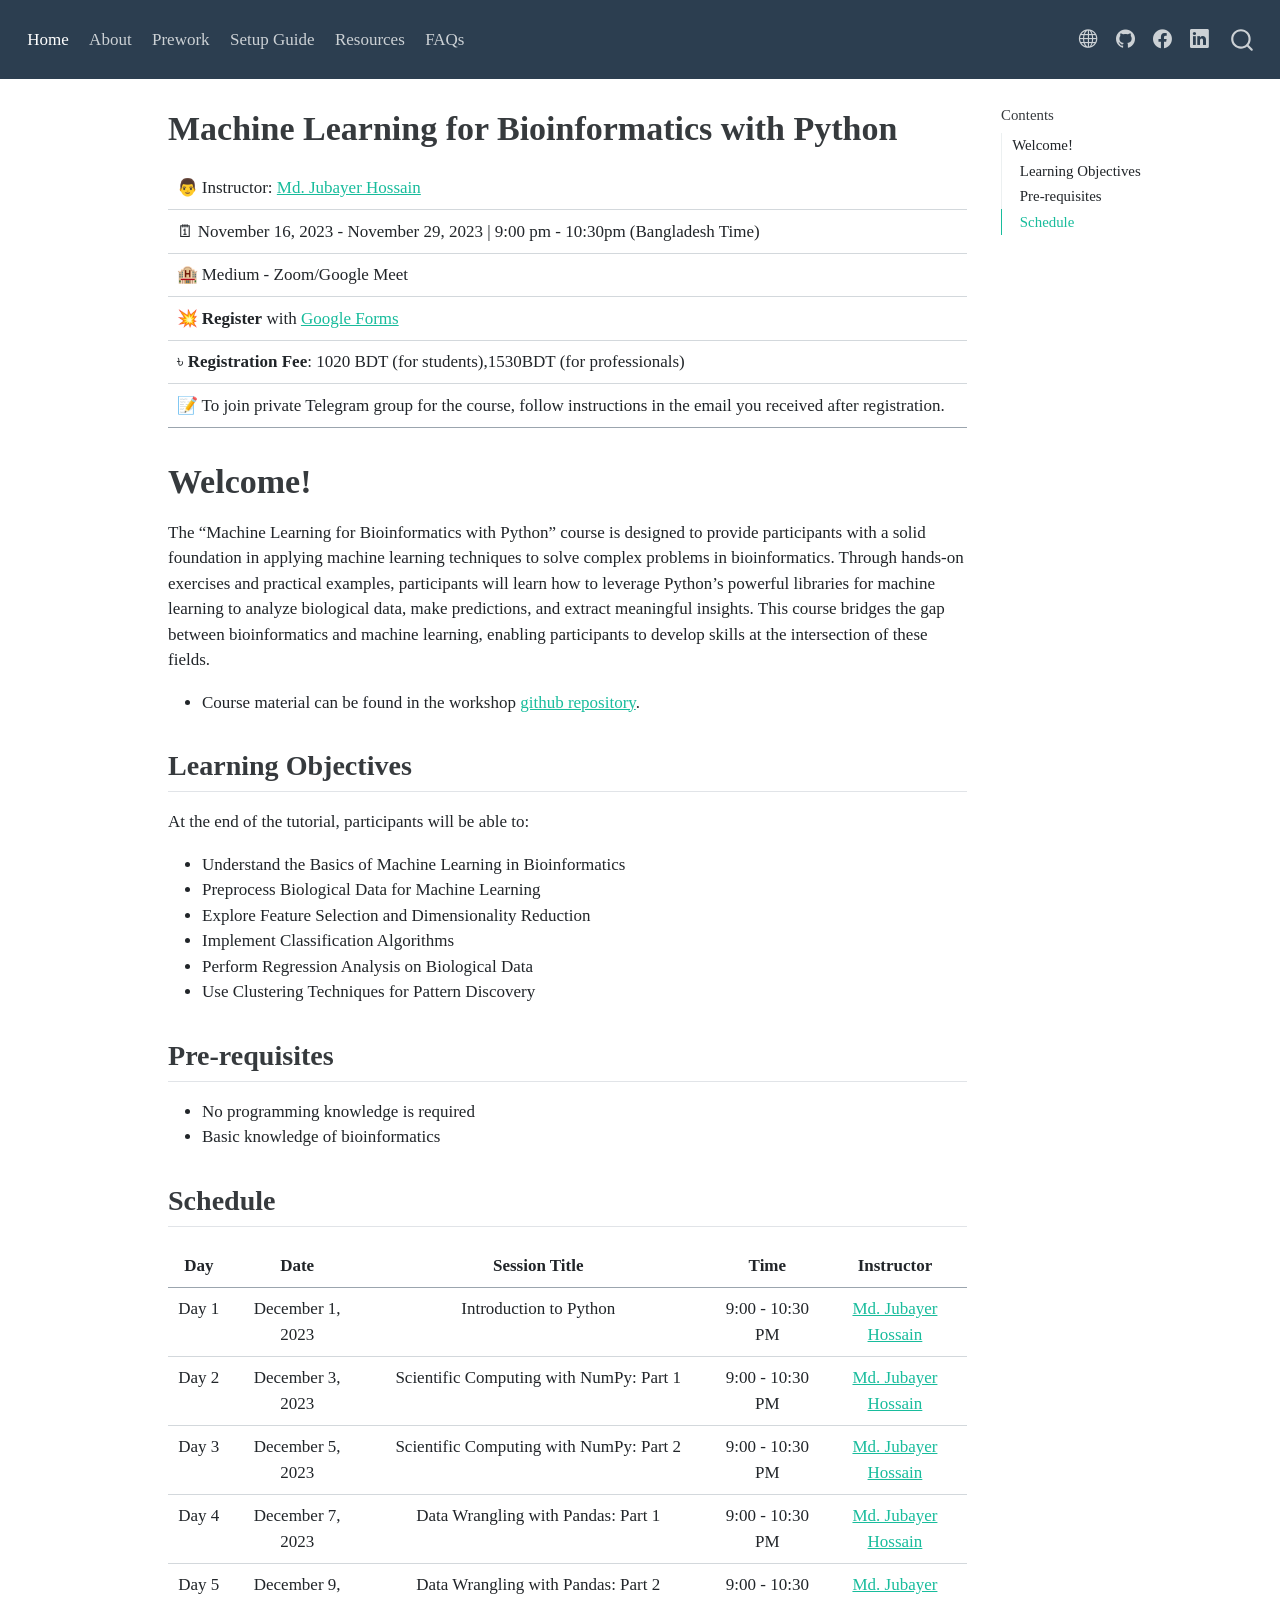
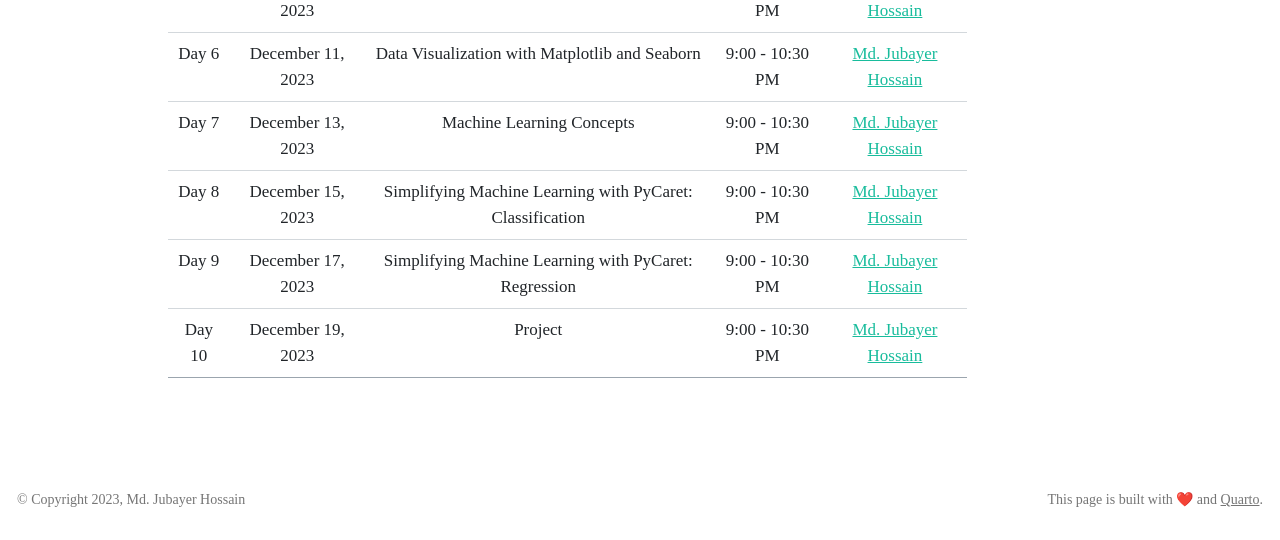
<file: docs/index.html>
<!DOCTYPE html>
<html xmlns="http://www.w3.org/1999/xhtml" lang="en" xml:lang="en"><head>

<meta charset="utf-8">
<meta name="generator" content="quarto-1.3.433">

<meta name="viewport" content="width=device-width, initial-scale=1.0, user-scalable=yes">


<title>Machine Learning for Bioinformatics with Python</title>
<style>
code{white-space: pre-wrap;}
span.smallcaps{font-variant: small-caps;}
div.columns{display: flex; gap: min(4vw, 1.5em);}
div.column{flex: auto; overflow-x: auto;}
div.hanging-indent{margin-left: 1.5em; text-indent: -1.5em;}
ul.task-list{list-style: none;}
ul.task-list li input[type="checkbox"] {
  width: 0.8em;
  margin: 0 0.8em 0.2em -1em; /* quarto-specific, see https://github.com/quarto-dev/quarto-cli/issues/4556 */ 
  vertical-align: middle;
}
</style>


<script src="site_libs/quarto-nav/quarto-nav.js"></script>
<script src="site_libs/clipboard/clipboard.min.js"></script>
<script src="site_libs/quarto-search/autocomplete.umd.js"></script>
<script src="site_libs/quarto-search/fuse.min.js"></script>
<script src="site_libs/quarto-search/quarto-search.js"></script>
<meta name="quarto:offset" content="./">
<script src="site_libs/quarto-html/quarto.js"></script>
<script src="site_libs/quarto-html/popper.min.js"></script>
<script src="site_libs/quarto-html/tippy.umd.min.js"></script>
<script src="site_libs/quarto-html/anchor.min.js"></script>
<link href="site_libs/quarto-html/tippy.css" rel="stylesheet">
<link href="site_libs/quarto-html/quarto-syntax-highlighting.css" rel="stylesheet" id="quarto-text-highlighting-styles">
<script src="site_libs/bootstrap/bootstrap.min.js"></script>
<link href="site_libs/bootstrap/bootstrap-icons.css" rel="stylesheet">
<link href="site_libs/bootstrap/bootstrap.min.css" rel="stylesheet" id="quarto-bootstrap" data-mode="light">
<script id="quarto-search-options" type="application/json">{
  "location": "navbar",
  "copy-button": false,
  "collapse-after": 3,
  "panel-placement": "end",
  "type": "overlay",
  "limit": 20,
  "language": {
    "search-no-results-text": "No results",
    "search-matching-documents-text": "matching documents",
    "search-copy-link-title": "Copy link to search",
    "search-hide-matches-text": "Hide additional matches",
    "search-more-match-text": "more match in this document",
    "search-more-matches-text": "more matches in this document",
    "search-clear-button-title": "Clear",
    "search-detached-cancel-button-title": "Cancel",
    "search-submit-button-title": "Submit",
    "search-label": "Search"
  }
}</script>


<link rel="stylesheet" href="styles.css">
</head>

<body class="nav-fixed">

<div id="quarto-search-results"></div>
  <header id="quarto-header" class="headroom fixed-top">
    <nav class="navbar navbar-expand-lg navbar-dark ">
      <div class="navbar-container container-fluid">
            <div id="quarto-search" class="" title="Search"></div>
          <button class="navbar-toggler" type="button" data-bs-toggle="collapse" data-bs-target="#navbarCollapse" aria-controls="navbarCollapse" aria-expanded="false" aria-label="Toggle navigation" onclick="if (window.quartoToggleHeadroom) { window.quartoToggleHeadroom(); }">
  <span class="navbar-toggler-icon"></span>
</button>
          <div class="collapse navbar-collapse" id="navbarCollapse">
            <ul class="navbar-nav navbar-nav-scroll me-auto">
  <li class="nav-item">
    <a class="nav-link active" href="./index.html" rel="" target="" aria-current="page">
 <span class="menu-text">Home</span></a>
  </li>  
  <li class="nav-item">
    <a class="nav-link" href="./about.html" rel="" target="">
 <span class="menu-text">About</span></a>
  </li>  
  <li class="nav-item">
    <a class="nav-link" href="./prework.html" rel="" target="">
 <span class="menu-text">Prework</span></a>
  </li>  
  <li class="nav-item">
    <a class="nav-link" href="./setup-guide.html" rel="" target="">
 <span class="menu-text">Setup Guide</span></a>
  </li>  
  <li class="nav-item">
    <a class="nav-link" href="./resources.html" rel="" target="">
 <span class="menu-text">Resources</span></a>
  </li>  
  <li class="nav-item">
    <a class="nav-link" href="./q-and-a.html" rel="" target="">
 <span class="menu-text">FAQs</span></a>
  </li>  
</ul>
            <ul class="navbar-nav navbar-nav-scroll ms-auto">
  <li class="nav-item compact">
    <a class="nav-link" href="https://omicscenter.github.io/" rel="" target=""><i class="bi bi-globe" role="img">
</i> 
 <span class="menu-text"></span></a>
  </li>  
  <li class="nav-item compact">
    <a class="nav-link" href="https://github.com/omicscenter" rel="" target=""><i class="bi bi-github" role="img">
</i> 
 <span class="menu-text"></span></a>
  </li>  
  <li class="nav-item compact">
    <a class="nav-link" href="https://www.facebook.com/omicscenter" rel="" target=""><i class="bi bi-facebook" role="img">
</i> 
 <span class="menu-text"></span></a>
  </li>  
  <li class="nav-item compact">
    <a class="nav-link" href="https://www.linkedin.com/company/chiral-bangladesh/" rel="" target=""><i class="bi bi-linkedin" role="img">
</i> 
 <span class="menu-text"></span></a>
  </li>  
</ul>
            <div class="quarto-navbar-tools">
</div>
          </div> <!-- /navcollapse -->
      </div> <!-- /container-fluid -->
    </nav>
</header>
<!-- content -->
<div id="quarto-content" class="quarto-container page-columns page-rows-contents page-layout-article page-navbar">
<!-- sidebar -->
<!-- margin-sidebar -->
    <div id="quarto-margin-sidebar" class="sidebar margin-sidebar">
        <nav id="TOC" role="doc-toc" class="toc-active">
    <h2 id="toc-title">Contents</h2>
   
  <ul>
  <li><a href="#welcome" id="toc-welcome" class="nav-link active" data-scroll-target="#welcome">Welcome!</a>
  <ul class="collapse">
  <li><a href="#learning-objectives" id="toc-learning-objectives" class="nav-link" data-scroll-target="#learning-objectives">Learning Objectives</a></li>
  <li><a href="#pre-requisites" id="toc-pre-requisites" class="nav-link" data-scroll-target="#pre-requisites">Pre-requisites</a></li>
  <li><a href="#schedule" id="toc-schedule" class="nav-link" data-scroll-target="#schedule">Schedule</a></li>
  </ul></li>
  </ul>
</nav>
    </div>
<!-- main -->
<main class="content" id="quarto-document-content">

<header id="title-block-header" class="quarto-title-block default">
<div class="quarto-title">
<h1 class="title">Machine Learning for Bioinformatics with Python</h1>
</div>



<div class="quarto-title-meta">

    
  
    
  </div>
  

</header>

<table class="table">
<tbody>
<tr class="odd">
<td style="text-align: left;">👨 Instructor: <a href="https://hossainlab.github.io/">Md. Jubayer Hossain</a></td>
</tr>
<tr class="even">
<td style="text-align: left;">🗓 November 16, 2023 - November 29, 2023 | 9:00 pm - 10:30pm (Bangladesh Time)</td>
</tr>
<tr class="odd">
<td style="text-align: left;">🏨 Medium - Zoom/Google Meet</td>
</tr>
<tr class="even">
<td style="text-align: left;">💥 <strong>Register</strong> with <a href="https://forms.gle/C4M9FoTpneFyjhbj8">Google Forms</a></td>
</tr>
<tr class="odd">
<td style="text-align: left;">৳ <strong>Registration Fee</strong>: 1020 BDT (for students),1530BDT (for professionals)</td>
</tr>
<tr class="even">
<td style="text-align: left;">📝 To join private Telegram group for the course, follow instructions in the email you received after registration.</td>
</tr>
</tbody>
</table>
<section id="welcome" class="level1">
<h1>Welcome!</h1>
<p>The “Machine Learning for Bioinformatics with Python” course is designed to provide participants with a solid foundation in applying machine learning techniques to solve complex problems in bioinformatics. Through hands-on exercises and practical examples, participants will learn how to leverage Python’s powerful libraries for machine learning to analyze biological data, make predictions, and extract meaningful insights. This course bridges the gap between bioinformatics and machine learning, enabling participants to develop skills at the intersection of these fields.</p>
<ul>
<li>Course material can be found in the workshop <a href="https://github.com/omicscenter/MLforBioinformatics">github repository</a>.</li>
</ul>
<section id="learning-objectives" class="level2">
<h2 class="anchored" data-anchor-id="learning-objectives">Learning Objectives</h2>
<p>At the end of the tutorial, participants will be able to:</p>
<ul>
<li>Understand the Basics of Machine Learning in Bioinformatics</li>
<li>Preprocess Biological Data for Machine Learning</li>
<li>Explore Feature Selection and Dimensionality Reduction</li>
<li>Implement Classification Algorithms</li>
<li>Perform Regression Analysis on Biological Data</li>
<li>Use Clustering Techniques for Pattern Discovery</li>
</ul>
</section>
<section id="pre-requisites" class="level2">
<h2 class="anchored" data-anchor-id="pre-requisites">Pre-requisites</h2>
<ul>
<li>No programming knowledge is required</li>
<li>Basic knowledge of bioinformatics</li>
</ul>
</section>
<section id="schedule" class="level2">
<h2 class="anchored" data-anchor-id="schedule">Schedule</h2>
<table class="table">
<thead>
<tr class="header">
<th style="text-align: center;">Day</th>
<th style="text-align: center;">Date</th>
<th style="text-align: center;">Session Title</th>
<th style="text-align: center;">Time</th>
<th style="text-align: center;">Instructor</th>
</tr>
</thead>
<tbody>
<tr class="odd">
<td style="text-align: center;">Day 1</td>
<td style="text-align: center;">December 1, 2023</td>
<td style="text-align: center;">Introduction to Python</td>
<td style="text-align: center;">9:00 - 10:30 PM</td>
<td style="text-align: center;"><a href="https://hossainlab.github.io/">Md. Jubayer Hossain</a></td>
</tr>
<tr class="even">
<td style="text-align: center;">Day 2</td>
<td style="text-align: center;">December 3, 2023</td>
<td style="text-align: center;">Scientific Computing with NumPy: Part 1</td>
<td style="text-align: center;">9:00 - 10:30 PM</td>
<td style="text-align: center;"><a href="https://hossainlab.github.io/">Md. Jubayer Hossain</a></td>
</tr>
<tr class="odd">
<td style="text-align: center;">Day 3</td>
<td style="text-align: center;">December 5, 2023</td>
<td style="text-align: center;">Scientific Computing with NumPy: Part 2</td>
<td style="text-align: center;">9:00 - 10:30 PM</td>
<td style="text-align: center;"><a href="https://hossainlab.github.io/">Md. Jubayer Hossain</a></td>
</tr>
<tr class="even">
<td style="text-align: center;">Day 4</td>
<td style="text-align: center;">December 7, 2023</td>
<td style="text-align: center;">Data Wrangling with Pandas: Part 1</td>
<td style="text-align: center;">9:00 - 10:30 PM</td>
<td style="text-align: center;"><a href="https://hossainlab.github.io/">Md. Jubayer Hossain</a></td>
</tr>
<tr class="odd">
<td style="text-align: center;">Day 5</td>
<td style="text-align: center;">December 9, 2023</td>
<td style="text-align: center;">Data Wrangling with Pandas: Part 2</td>
<td style="text-align: center;">9:00 - 10:30 PM</td>
<td style="text-align: center;"><a href="https://hossainlab.github.io/">Md. Jubayer Hossain</a></td>
</tr>
<tr class="even">
<td style="text-align: center;">Day 6</td>
<td style="text-align: center;">December 11, 2023</td>
<td style="text-align: center;">Data Visualization with Matplotlib and Seaborn</td>
<td style="text-align: center;">9:00 - 10:30 PM</td>
<td style="text-align: center;"><a href="https://hossainlab.github.io/">Md. Jubayer Hossain</a></td>
</tr>
<tr class="odd">
<td style="text-align: center;">Day 7</td>
<td style="text-align: center;">December 13, 2023</td>
<td style="text-align: center;">Machine Learning Concepts</td>
<td style="text-align: center;">9:00 - 10:30 PM</td>
<td style="text-align: center;"><a href="https://hossainlab.github.io/">Md. Jubayer Hossain</a></td>
</tr>
<tr class="even">
<td style="text-align: center;">Day 8</td>
<td style="text-align: center;">December 15, 2023</td>
<td style="text-align: center;">Simplifying Machine Learning with PyCaret: Classification</td>
<td style="text-align: center;">9:00 - 10:30 PM</td>
<td style="text-align: center;"><a href="https://hossainlab.github.io/">Md. Jubayer Hossain</a></td>
</tr>
<tr class="odd">
<td style="text-align: center;">Day 9</td>
<td style="text-align: center;">December 17, 2023</td>
<td style="text-align: center;">Simplifying Machine Learning with PyCaret: Regression</td>
<td style="text-align: center;">9:00 - 10:30 PM</td>
<td style="text-align: center;"><a href="https://hossainlab.github.io/">Md. Jubayer Hossain</a></td>
</tr>
<tr class="even">
<td style="text-align: center;">Day 10</td>
<td style="text-align: center;">December 19, 2023</td>
<td style="text-align: center;">Project</td>
<td style="text-align: center;">9:00 - 10:30 PM</td>
<td style="text-align: center;"><a href="https://hossainlab.github.io/">Md. Jubayer Hossain</a></td>
</tr>
</tbody>
</table>


</section>
</section>

</main> <!-- /main -->
<script id="quarto-html-after-body" type="application/javascript">
window.document.addEventListener("DOMContentLoaded", function (event) {
  const toggleBodyColorMode = (bsSheetEl) => {
    const mode = bsSheetEl.getAttribute("data-mode");
    const bodyEl = window.document.querySelector("body");
    if (mode === "dark") {
      bodyEl.classList.add("quarto-dark");
      bodyEl.classList.remove("quarto-light");
    } else {
      bodyEl.classList.add("quarto-light");
      bodyEl.classList.remove("quarto-dark");
    }
  }
  const toggleBodyColorPrimary = () => {
    const bsSheetEl = window.document.querySelector("link#quarto-bootstrap");
    if (bsSheetEl) {
      toggleBodyColorMode(bsSheetEl);
    }
  }
  toggleBodyColorPrimary();  
  const icon = "";
  const anchorJS = new window.AnchorJS();
  anchorJS.options = {
    placement: 'right',
    icon: icon
  };
  anchorJS.add('.anchored');
  const isCodeAnnotation = (el) => {
    for (const clz of el.classList) {
      if (clz.startsWith('code-annotation-')) {                     
        return true;
      }
    }
    return false;
  }
  const clipboard = new window.ClipboardJS('.code-copy-button', {
    text: function(trigger) {
      const codeEl = trigger.previousElementSibling.cloneNode(true);
      for (const childEl of codeEl.children) {
        if (isCodeAnnotation(childEl)) {
          childEl.remove();
        }
      }
      return codeEl.innerText;
    }
  });
  clipboard.on('success', function(e) {
    // button target
    const button = e.trigger;
    // don't keep focus
    button.blur();
    // flash "checked"
    button.classList.add('code-copy-button-checked');
    var currentTitle = button.getAttribute("title");
    button.setAttribute("title", "Copied!");
    let tooltip;
    if (window.bootstrap) {
      button.setAttribute("data-bs-toggle", "tooltip");
      button.setAttribute("data-bs-placement", "left");
      button.setAttribute("data-bs-title", "Copied!");
      tooltip = new bootstrap.Tooltip(button, 
        { trigger: "manual", 
          customClass: "code-copy-button-tooltip",
          offset: [0, -8]});
      tooltip.show();    
    }
    setTimeout(function() {
      if (tooltip) {
        tooltip.hide();
        button.removeAttribute("data-bs-title");
        button.removeAttribute("data-bs-toggle");
        button.removeAttribute("data-bs-placement");
      }
      button.setAttribute("title", currentTitle);
      button.classList.remove('code-copy-button-checked');
    }, 1000);
    // clear code selection
    e.clearSelection();
  });
  function tippyHover(el, contentFn) {
    const config = {
      allowHTML: true,
      content: contentFn,
      maxWidth: 500,
      delay: 100,
      arrow: false,
      appendTo: function(el) {
          return el.parentElement;
      },
      interactive: true,
      interactiveBorder: 10,
      theme: 'quarto',
      placement: 'bottom-start'
    };
    window.tippy(el, config); 
  }
  const noterefs = window.document.querySelectorAll('a[role="doc-noteref"]');
  for (var i=0; i<noterefs.length; i++) {
    const ref = noterefs[i];
    tippyHover(ref, function() {
      // use id or data attribute instead here
      let href = ref.getAttribute('data-footnote-href') || ref.getAttribute('href');
      try { href = new URL(href).hash; } catch {}
      const id = href.replace(/^#\/?/, "");
      const note = window.document.getElementById(id);
      return note.innerHTML;
    });
  }
      let selectedAnnoteEl;
      const selectorForAnnotation = ( cell, annotation) => {
        let cellAttr = 'data-code-cell="' + cell + '"';
        let lineAttr = 'data-code-annotation="' +  annotation + '"';
        const selector = 'span[' + cellAttr + '][' + lineAttr + ']';
        return selector;
      }
      const selectCodeLines = (annoteEl) => {
        const doc = window.document;
        const targetCell = annoteEl.getAttribute("data-target-cell");
        const targetAnnotation = annoteEl.getAttribute("data-target-annotation");
        const annoteSpan = window.document.querySelector(selectorForAnnotation(targetCell, targetAnnotation));
        const lines = annoteSpan.getAttribute("data-code-lines").split(",");
        const lineIds = lines.map((line) => {
          return targetCell + "-" + line;
        })
        let top = null;
        let height = null;
        let parent = null;
        if (lineIds.length > 0) {
            //compute the position of the single el (top and bottom and make a div)
            const el = window.document.getElementById(lineIds[0]);
            top = el.offsetTop;
            height = el.offsetHeight;
            parent = el.parentElement.parentElement;
          if (lineIds.length > 1) {
            const lastEl = window.document.getElementById(lineIds[lineIds.length - 1]);
            const bottom = lastEl.offsetTop + lastEl.offsetHeight;
            height = bottom - top;
          }
          if (top !== null && height !== null && parent !== null) {
            // cook up a div (if necessary) and position it 
            let div = window.document.getElementById("code-annotation-line-highlight");
            if (div === null) {
              div = window.document.createElement("div");
              div.setAttribute("id", "code-annotation-line-highlight");
              div.style.position = 'absolute';
              parent.appendChild(div);
            }
            div.style.top = top - 2 + "px";
            div.style.height = height + 4 + "px";
            let gutterDiv = window.document.getElementById("code-annotation-line-highlight-gutter");
            if (gutterDiv === null) {
              gutterDiv = window.document.createElement("div");
              gutterDiv.setAttribute("id", "code-annotation-line-highlight-gutter");
              gutterDiv.style.position = 'absolute';
              const codeCell = window.document.getElementById(targetCell);
              const gutter = codeCell.querySelector('.code-annotation-gutter');
              gutter.appendChild(gutterDiv);
            }
            gutterDiv.style.top = top - 2 + "px";
            gutterDiv.style.height = height + 4 + "px";
          }
          selectedAnnoteEl = annoteEl;
        }
      };
      const unselectCodeLines = () => {
        const elementsIds = ["code-annotation-line-highlight", "code-annotation-line-highlight-gutter"];
        elementsIds.forEach((elId) => {
          const div = window.document.getElementById(elId);
          if (div) {
            div.remove();
          }
        });
        selectedAnnoteEl = undefined;
      };
      // Attach click handler to the DT
      const annoteDls = window.document.querySelectorAll('dt[data-target-cell]');
      for (const annoteDlNode of annoteDls) {
        annoteDlNode.addEventListener('click', (event) => {
          const clickedEl = event.target;
          if (clickedEl !== selectedAnnoteEl) {
            unselectCodeLines();
            const activeEl = window.document.querySelector('dt[data-target-cell].code-annotation-active');
            if (activeEl) {
              activeEl.classList.remove('code-annotation-active');
            }
            selectCodeLines(clickedEl);
            clickedEl.classList.add('code-annotation-active');
          } else {
            // Unselect the line
            unselectCodeLines();
            clickedEl.classList.remove('code-annotation-active');
          }
        });
      }
  const findCites = (el) => {
    const parentEl = el.parentElement;
    if (parentEl) {
      const cites = parentEl.dataset.cites;
      if (cites) {
        return {
          el,
          cites: cites.split(' ')
        };
      } else {
        return findCites(el.parentElement)
      }
    } else {
      return undefined;
    }
  };
  var bibliorefs = window.document.querySelectorAll('a[role="doc-biblioref"]');
  for (var i=0; i<bibliorefs.length; i++) {
    const ref = bibliorefs[i];
    const citeInfo = findCites(ref);
    if (citeInfo) {
      tippyHover(citeInfo.el, function() {
        var popup = window.document.createElement('div');
        citeInfo.cites.forEach(function(cite) {
          var citeDiv = window.document.createElement('div');
          citeDiv.classList.add('hanging-indent');
          citeDiv.classList.add('csl-entry');
          var biblioDiv = window.document.getElementById('ref-' + cite);
          if (biblioDiv) {
            citeDiv.innerHTML = biblioDiv.innerHTML;
          }
          popup.appendChild(citeDiv);
        });
        return popup.innerHTML;
      });
    }
  }
});
</script>
</div> <!-- /content -->
<footer class="footer">
  <div class="nav-footer">
    <div class="nav-footer-left">© Copyright 2023, Md. Jubayer Hossain</div>   
    <div class="nav-footer-center">
      &nbsp;
    </div>
    <div class="nav-footer-right">This page is built with ❤️ and <a href="https://quarto.org/">Quarto</a>.</div>
  </div>
</footer>



</body></html>
</file>
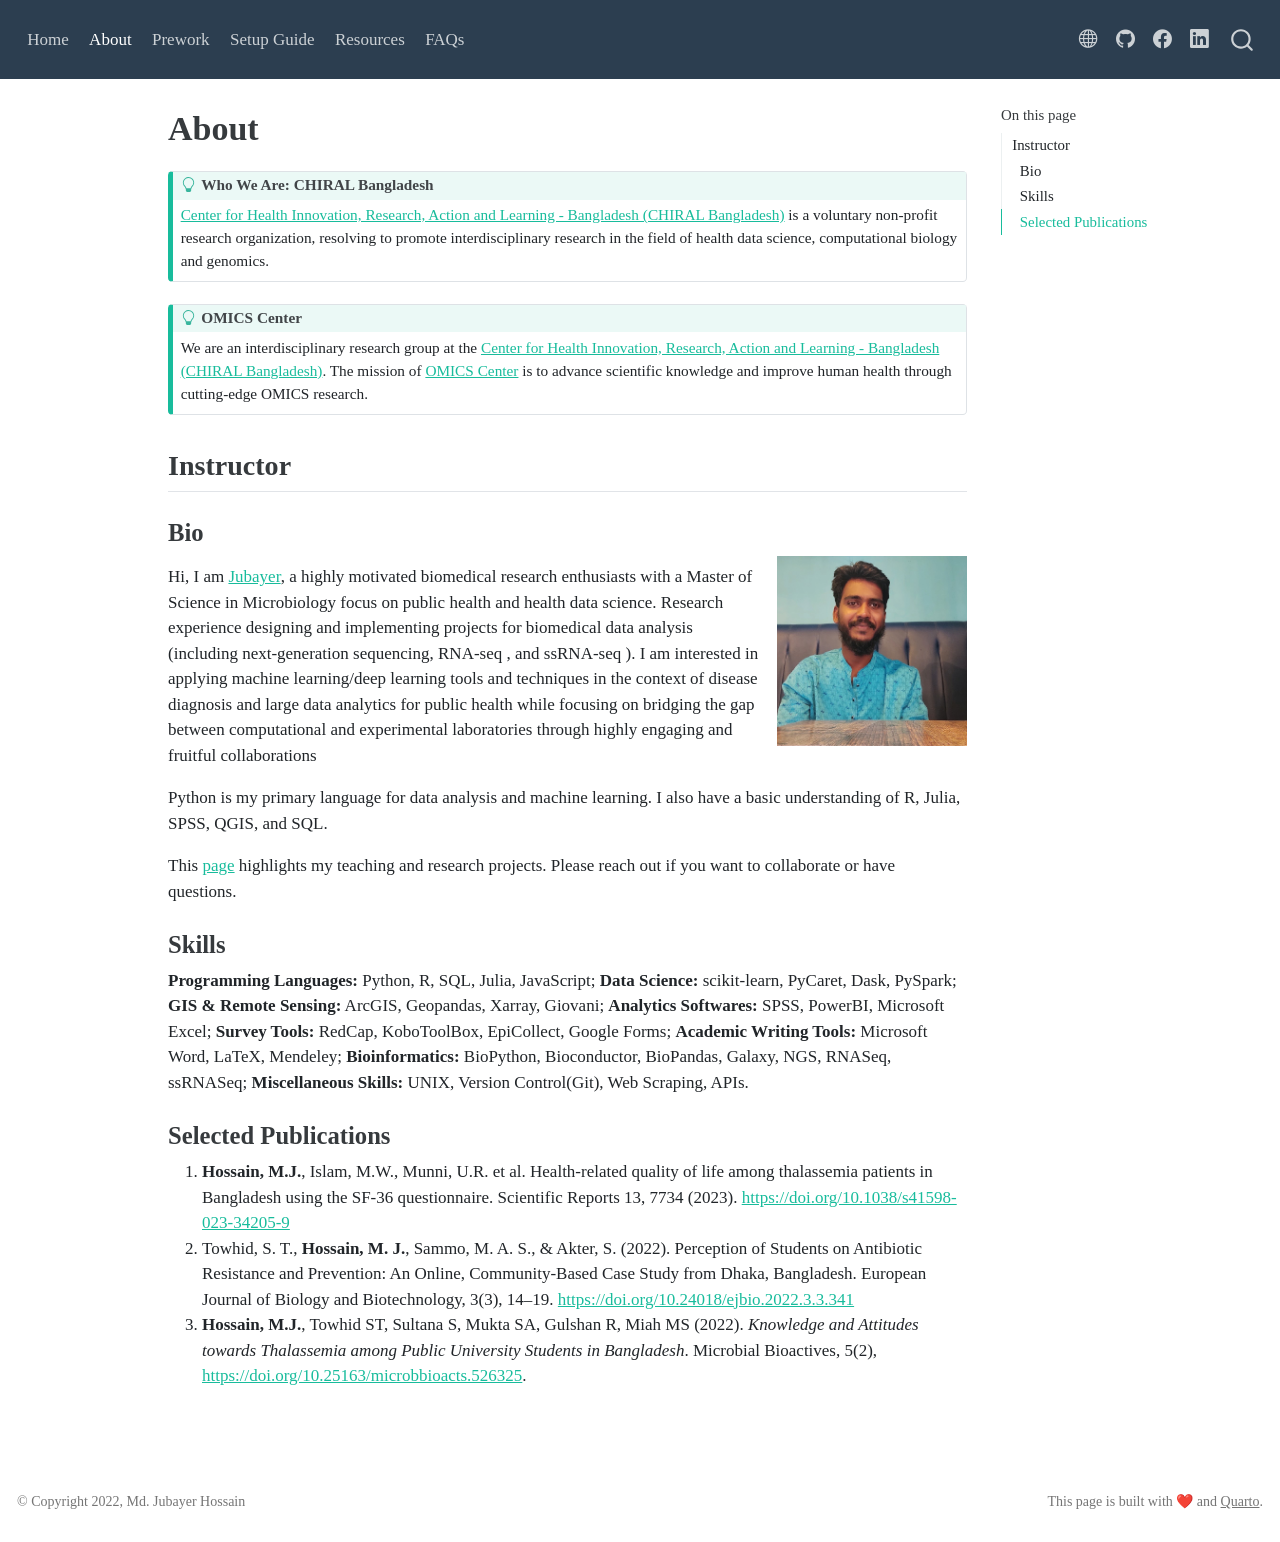
<file: docs/about.html>
<!DOCTYPE html>
<html xmlns="http://www.w3.org/1999/xhtml" lang="en" xml:lang="en"><head>

<meta charset="utf-8">
<meta name="generator" content="quarto-1.3.433">

<meta name="viewport" content="width=device-width, initial-scale=1.0, user-scalable=yes">


<title>About</title>
<style>
code{white-space: pre-wrap;}
span.smallcaps{font-variant: small-caps;}
div.columns{display: flex; gap: min(4vw, 1.5em);}
div.column{flex: auto; overflow-x: auto;}
div.hanging-indent{margin-left: 1.5em; text-indent: -1.5em;}
ul.task-list{list-style: none;}
ul.task-list li input[type="checkbox"] {
  width: 0.8em;
  margin: 0 0.8em 0.2em -1em; /* quarto-specific, see https://github.com/quarto-dev/quarto-cli/issues/4556 */ 
  vertical-align: middle;
}
</style>


<script src="site_libs/quarto-nav/quarto-nav.js"></script>
<script src="site_libs/clipboard/clipboard.min.js"></script>
<script src="site_libs/quarto-search/autocomplete.umd.js"></script>
<script src="site_libs/quarto-search/fuse.min.js"></script>
<script src="site_libs/quarto-search/quarto-search.js"></script>
<meta name="quarto:offset" content="./">
<script src="site_libs/quarto-html/quarto.js"></script>
<script src="site_libs/quarto-html/popper.min.js"></script>
<script src="site_libs/quarto-html/tippy.umd.min.js"></script>
<script src="site_libs/quarto-html/anchor.min.js"></script>
<link href="site_libs/quarto-html/tippy.css" rel="stylesheet">
<link href="site_libs/quarto-html/quarto-syntax-highlighting.css" rel="stylesheet" id="quarto-text-highlighting-styles">
<script src="site_libs/bootstrap/bootstrap.min.js"></script>
<link href="site_libs/bootstrap/bootstrap-icons.css" rel="stylesheet">
<link href="site_libs/bootstrap/bootstrap.min.css" rel="stylesheet" id="quarto-bootstrap" data-mode="light">
<script id="quarto-search-options" type="application/json">{
  "location": "navbar",
  "copy-button": false,
  "collapse-after": 3,
  "panel-placement": "end",
  "type": "overlay",
  "limit": 20,
  "language": {
    "search-no-results-text": "No results",
    "search-matching-documents-text": "matching documents",
    "search-copy-link-title": "Copy link to search",
    "search-hide-matches-text": "Hide additional matches",
    "search-more-match-text": "more match in this document",
    "search-more-matches-text": "more matches in this document",
    "search-clear-button-title": "Clear",
    "search-detached-cancel-button-title": "Cancel",
    "search-submit-button-title": "Submit",
    "search-label": "Search"
  }
}</script>


<link rel="stylesheet" href="styles.css">
</head>

<body class="nav-fixed">

<div id="quarto-search-results"></div>
  <header id="quarto-header" class="headroom fixed-top">
    <nav class="navbar navbar-expand-lg navbar-dark ">
      <div class="navbar-container container-fluid">
            <div id="quarto-search" class="" title="Search"></div>
          <button class="navbar-toggler" type="button" data-bs-toggle="collapse" data-bs-target="#navbarCollapse" aria-controls="navbarCollapse" aria-expanded="false" aria-label="Toggle navigation" onclick="if (window.quartoToggleHeadroom) { window.quartoToggleHeadroom(); }">
  <span class="navbar-toggler-icon"></span>
</button>
          <div class="collapse navbar-collapse" id="navbarCollapse">
            <ul class="navbar-nav navbar-nav-scroll me-auto">
  <li class="nav-item">
    <a class="nav-link" href="./index.html" rel="" target="">
 <span class="menu-text">Home</span></a>
  </li>  
  <li class="nav-item">
    <a class="nav-link active" href="./about.html" rel="" target="" aria-current="page">
 <span class="menu-text">About</span></a>
  </li>  
  <li class="nav-item">
    <a class="nav-link" href="./prework.html" rel="" target="">
 <span class="menu-text">Prework</span></a>
  </li>  
  <li class="nav-item">
    <a class="nav-link" href="./setup-guide.html" rel="" target="">
 <span class="menu-text">Setup Guide</span></a>
  </li>  
  <li class="nav-item">
    <a class="nav-link" href="./resources.html" rel="" target="">
 <span class="menu-text">Resources</span></a>
  </li>  
  <li class="nav-item">
    <a class="nav-link" href="./q-and-a.html" rel="" target="">
 <span class="menu-text">FAQs</span></a>
  </li>  
</ul>
            <ul class="navbar-nav navbar-nav-scroll ms-auto">
  <li class="nav-item compact">
    <a class="nav-link" href="https://omicscenter.github.io/" rel="" target=""><i class="bi bi-globe" role="img">
</i> 
 <span class="menu-text"></span></a>
  </li>  
  <li class="nav-item compact">
    <a class="nav-link" href="https://github.com/omicscenter" rel="" target=""><i class="bi bi-github" role="img">
</i> 
 <span class="menu-text"></span></a>
  </li>  
  <li class="nav-item compact">
    <a class="nav-link" href="https://www.facebook.com/omicscenter" rel="" target=""><i class="bi bi-facebook" role="img">
</i> 
 <span class="menu-text"></span></a>
  </li>  
  <li class="nav-item compact">
    <a class="nav-link" href="https://www.linkedin.com/company/chiral-bangladesh/" rel="" target=""><i class="bi bi-linkedin" role="img">
</i> 
 <span class="menu-text"></span></a>
  </li>  
</ul>
            <div class="quarto-navbar-tools">
</div>
          </div> <!-- /navcollapse -->
      </div> <!-- /container-fluid -->
    </nav>
</header>
<!-- content -->
<div id="quarto-content" class="quarto-container page-columns page-rows-contents page-layout-article page-navbar">
<!-- sidebar -->
<!-- margin-sidebar -->
    <div id="quarto-margin-sidebar" class="sidebar margin-sidebar">
        <nav id="TOC" role="doc-toc" class="toc-active">
    <h2 id="toc-title">On this page</h2>
   
  <ul>
  <li><a href="#instructor" id="toc-instructor" class="nav-link active" data-scroll-target="#instructor">Instructor</a>
  <ul class="collapse">
  <li><a href="#bio" id="toc-bio" class="nav-link" data-scroll-target="#bio">Bio</a></li>
  <li><a href="#skills" id="toc-skills" class="nav-link" data-scroll-target="#skills">Skills</a></li>
  <li><a href="#selected-publications" id="toc-selected-publications" class="nav-link" data-scroll-target="#selected-publications">Selected Publications</a></li>
  </ul></li>
  </ul>
</nav>
    </div>
<!-- main -->
<main class="content" id="quarto-document-content">

<header id="title-block-header" class="quarto-title-block default">
<div class="quarto-title">
<h1 class="title">About</h1>
</div>



<div class="quarto-title-meta">

    
  
    
  </div>
  

</header>

<div class="callout callout-style-default callout-tip callout-titled">
<div class="callout-header d-flex align-content-center">
<div class="callout-icon-container">
<i class="callout-icon"></i>
</div>
<div class="callout-title-container flex-fill">
Who We Are: CHIRAL Bangladesh
</div>
</div>
<div class="callout-body-container callout-body">
<p><a href="https://chiralbd.org/">Center for Health Innovation, Research, Action and Learning - Bangladesh (CHIRAL Bangladesh)</a> is a voluntary non-profit research organization, resolving to promote interdisciplinary research in the field of health data science, computational biology and genomics.</p>
</div>
</div>
<div class="callout callout-style-default callout-tip callout-titled">
<div class="callout-header d-flex align-content-center">
<div class="callout-icon-container">
<i class="callout-icon"></i>
</div>
<div class="callout-title-container flex-fill">
OMICS Center
</div>
</div>
<div class="callout-body-container callout-body">
<p>We are an interdisciplinary research group at the <a href="https://chiralbd.org/">Center for Health Innovation, Research, Action and Learning - Bangladesh (CHIRAL Bangladesh)</a>. The mission of <a href="https://omicscenter.github.io/">OMICS Center</a> is to advance scientific knowledge and improve human health through cutting-edge OMICS research.</p>
</div>
</div>
<section id="instructor" class="level2">
<h2 class="anchored" data-anchor-id="instructor">Instructor</h2>
<section id="bio" class="level3">
<h3 class="anchored" data-anchor-id="bio">Bio</h3>
<p><img src="images/JHossain.jpg" class="img-fluid" style="float:right;padding: 0 0 0 10px;" alt="Headshot of Jubayer" width="200"></p>
<p>Hi, I am <a href="https://hossainlab.github.io/">Jubayer</a>, a highly motivated biomedical research enthusiasts with a Master of Science in Microbiology focus on public health and health data science. Research experience designing and implementing projects for biomedical data analysis (including next‑generation sequencing, RNA‑seq , and ssRNA‑seq ). I am interested in applying machine learning/deep learning tools and techniques in the context of disease diagnosis and large data analytics for public health while focusing on bridging the gap between computational and experimental laboratories through highly engaging and fruitful collaborations</p>
<p>Python is my primary language for data analysis and machine learning. I also have a basic understanding of R, Julia, SPSS, QGIS, and SQL.</p>
<p>This <a href="https://hossainlab.github.io/">page</a> highlights my teaching and research projects. Please reach out if you want to collaborate or have questions.</p>
</section>
<section id="skills" class="level3">
<h3 class="anchored" data-anchor-id="skills">Skills</h3>
<p><strong>Programming Languages:</strong> Python, R, SQL, Julia, JavaScript; <strong>Data Science:</strong> scikit-learn, PyCaret, Dask, PySpark; <strong>GIS &amp; Remote Sensing:</strong> ArcGIS, Geopandas, Xarray, Giovani; <strong>Analytics Softwares:</strong> SPSS, PowerBI, Microsoft Excel; <strong>Survey Tools:</strong> RedCap, KoboToolBox, EpiCollect, Google Forms; <strong>Academic Writing Tools:</strong> Microsoft Word, LaTeX, Mendeley; <strong>Bioinformatics:</strong> BioPython, Bioconductor, BioPandas, Galaxy, NGS, RNASeq, ssRNASeq; <strong>Miscellaneous Skills:</strong> UNIX, Version Control(Git), Web Scraping, APIs.</p>
</section>
<section id="selected-publications" class="level3">
<h3 class="anchored" data-anchor-id="selected-publications">Selected Publications</h3>
<ol type="1">
<li><strong>Hossain, M.J.</strong>, Islam, M.W., Munni, U.R. et al.&nbsp;Health-related quality of life among thalassemia patients in Bangladesh using the SF-36 questionnaire. Scientific Reports 13, 7734 (2023). <a href="https://doi.org/10.1038/s41598-023-34205-9" class="uri">https://doi.org/10.1038/s41598-023-34205-9</a></li>
<li>Towhid, S. T., <strong>Hossain, M. J.</strong>, Sammo, M. A. S., &amp; Akter, S. (2022). Perception of Students on Antibiotic Resistance and Prevention: An Online, Community-Based Case Study from Dhaka, Bangladesh. European Journal of Biology and Biotechnology, 3(3), 14–19. <a href="https://doi.org/10.24018/ejbio.2022.3.3.341" class="uri">https://doi.org/10.24018/ejbio.2022.3.3.341</a></li>
<li><strong>Hossain, M.J.</strong>, Towhid ST, Sultana S, Mukta SA, Gulshan R, Miah MS (2022). <em>Knowledge and Attitudes towards Thalassemia among Public University Students in Bangladesh</em>. Microbial Bioactives, 5(2), <a href="https://doi.org/10.25163/microbbioacts.526325" class="uri">https://doi.org/10.25163/microbbioacts.526325</a>.</li>
</ol>


</section>
</section>

</main> <!-- /main -->
<script id="quarto-html-after-body" type="application/javascript">
window.document.addEventListener("DOMContentLoaded", function (event) {
  const toggleBodyColorMode = (bsSheetEl) => {
    const mode = bsSheetEl.getAttribute("data-mode");
    const bodyEl = window.document.querySelector("body");
    if (mode === "dark") {
      bodyEl.classList.add("quarto-dark");
      bodyEl.classList.remove("quarto-light");
    } else {
      bodyEl.classList.add("quarto-light");
      bodyEl.classList.remove("quarto-dark");
    }
  }
  const toggleBodyColorPrimary = () => {
    const bsSheetEl = window.document.querySelector("link#quarto-bootstrap");
    if (bsSheetEl) {
      toggleBodyColorMode(bsSheetEl);
    }
  }
  toggleBodyColorPrimary();  
  const icon = "";
  const anchorJS = new window.AnchorJS();
  anchorJS.options = {
    placement: 'right',
    icon: icon
  };
  anchorJS.add('.anchored');
  const isCodeAnnotation = (el) => {
    for (const clz of el.classList) {
      if (clz.startsWith('code-annotation-')) {                     
        return true;
      }
    }
    return false;
  }
  const clipboard = new window.ClipboardJS('.code-copy-button', {
    text: function(trigger) {
      const codeEl = trigger.previousElementSibling.cloneNode(true);
      for (const childEl of codeEl.children) {
        if (isCodeAnnotation(childEl)) {
          childEl.remove();
        }
      }
      return codeEl.innerText;
    }
  });
  clipboard.on('success', function(e) {
    // button target
    const button = e.trigger;
    // don't keep focus
    button.blur();
    // flash "checked"
    button.classList.add('code-copy-button-checked');
    var currentTitle = button.getAttribute("title");
    button.setAttribute("title", "Copied!");
    let tooltip;
    if (window.bootstrap) {
      button.setAttribute("data-bs-toggle", "tooltip");
      button.setAttribute("data-bs-placement", "left");
      button.setAttribute("data-bs-title", "Copied!");
      tooltip = new bootstrap.Tooltip(button, 
        { trigger: "manual", 
          customClass: "code-copy-button-tooltip",
          offset: [0, -8]});
      tooltip.show();    
    }
    setTimeout(function() {
      if (tooltip) {
        tooltip.hide();
        button.removeAttribute("data-bs-title");
        button.removeAttribute("data-bs-toggle");
        button.removeAttribute("data-bs-placement");
      }
      button.setAttribute("title", currentTitle);
      button.classList.remove('code-copy-button-checked');
    }, 1000);
    // clear code selection
    e.clearSelection();
  });
  function tippyHover(el, contentFn) {
    const config = {
      allowHTML: true,
      content: contentFn,
      maxWidth: 500,
      delay: 100,
      arrow: false,
      appendTo: function(el) {
          return el.parentElement;
      },
      interactive: true,
      interactiveBorder: 10,
      theme: 'quarto',
      placement: 'bottom-start'
    };
    window.tippy(el, config); 
  }
  const noterefs = window.document.querySelectorAll('a[role="doc-noteref"]');
  for (var i=0; i<noterefs.length; i++) {
    const ref = noterefs[i];
    tippyHover(ref, function() {
      // use id or data attribute instead here
      let href = ref.getAttribute('data-footnote-href') || ref.getAttribute('href');
      try { href = new URL(href).hash; } catch {}
      const id = href.replace(/^#\/?/, "");
      const note = window.document.getElementById(id);
      return note.innerHTML;
    });
  }
      let selectedAnnoteEl;
      const selectorForAnnotation = ( cell, annotation) => {
        let cellAttr = 'data-code-cell="' + cell + '"';
        let lineAttr = 'data-code-annotation="' +  annotation + '"';
        const selector = 'span[' + cellAttr + '][' + lineAttr + ']';
        return selector;
      }
      const selectCodeLines = (annoteEl) => {
        const doc = window.document;
        const targetCell = annoteEl.getAttribute("data-target-cell");
        const targetAnnotation = annoteEl.getAttribute("data-target-annotation");
        const annoteSpan = window.document.querySelector(selectorForAnnotation(targetCell, targetAnnotation));
        const lines = annoteSpan.getAttribute("data-code-lines").split(",");
        const lineIds = lines.map((line) => {
          return targetCell + "-" + line;
        })
        let top = null;
        let height = null;
        let parent = null;
        if (lineIds.length > 0) {
            //compute the position of the single el (top and bottom and make a div)
            const el = window.document.getElementById(lineIds[0]);
            top = el.offsetTop;
            height = el.offsetHeight;
            parent = el.parentElement.parentElement;
          if (lineIds.length > 1) {
            const lastEl = window.document.getElementById(lineIds[lineIds.length - 1]);
            const bottom = lastEl.offsetTop + lastEl.offsetHeight;
            height = bottom - top;
          }
          if (top !== null && height !== null && parent !== null) {
            // cook up a div (if necessary) and position it 
            let div = window.document.getElementById("code-annotation-line-highlight");
            if (div === null) {
              div = window.document.createElement("div");
              div.setAttribute("id", "code-annotation-line-highlight");
              div.style.position = 'absolute';
              parent.appendChild(div);
            }
            div.style.top = top - 2 + "px";
            div.style.height = height + 4 + "px";
            let gutterDiv = window.document.getElementById("code-annotation-line-highlight-gutter");
            if (gutterDiv === null) {
              gutterDiv = window.document.createElement("div");
              gutterDiv.setAttribute("id", "code-annotation-line-highlight-gutter");
              gutterDiv.style.position = 'absolute';
              const codeCell = window.document.getElementById(targetCell);
              const gutter = codeCell.querySelector('.code-annotation-gutter');
              gutter.appendChild(gutterDiv);
            }
            gutterDiv.style.top = top - 2 + "px";
            gutterDiv.style.height = height + 4 + "px";
          }
          selectedAnnoteEl = annoteEl;
        }
      };
      const unselectCodeLines = () => {
        const elementsIds = ["code-annotation-line-highlight", "code-annotation-line-highlight-gutter"];
        elementsIds.forEach((elId) => {
          const div = window.document.getElementById(elId);
          if (div) {
            div.remove();
          }
        });
        selectedAnnoteEl = undefined;
      };
      // Attach click handler to the DT
      const annoteDls = window.document.querySelectorAll('dt[data-target-cell]');
      for (const annoteDlNode of annoteDls) {
        annoteDlNode.addEventListener('click', (event) => {
          const clickedEl = event.target;
          if (clickedEl !== selectedAnnoteEl) {
            unselectCodeLines();
            const activeEl = window.document.querySelector('dt[data-target-cell].code-annotation-active');
            if (activeEl) {
              activeEl.classList.remove('code-annotation-active');
            }
            selectCodeLines(clickedEl);
            clickedEl.classList.add('code-annotation-active');
          } else {
            // Unselect the line
            unselectCodeLines();
            clickedEl.classList.remove('code-annotation-active');
          }
        });
      }
  const findCites = (el) => {
    const parentEl = el.parentElement;
    if (parentEl) {
      const cites = parentEl.dataset.cites;
      if (cites) {
        return {
          el,
          cites: cites.split(' ')
        };
      } else {
        return findCites(el.parentElement)
      }
    } else {
      return undefined;
    }
  };
  var bibliorefs = window.document.querySelectorAll('a[role="doc-biblioref"]');
  for (var i=0; i<bibliorefs.length; i++) {
    const ref = bibliorefs[i];
    const citeInfo = findCites(ref);
    if (citeInfo) {
      tippyHover(citeInfo.el, function() {
        var popup = window.document.createElement('div');
        citeInfo.cites.forEach(function(cite) {
          var citeDiv = window.document.createElement('div');
          citeDiv.classList.add('hanging-indent');
          citeDiv.classList.add('csl-entry');
          var biblioDiv = window.document.getElementById('ref-' + cite);
          if (biblioDiv) {
            citeDiv.innerHTML = biblioDiv.innerHTML;
          }
          popup.appendChild(citeDiv);
        });
        return popup.innerHTML;
      });
    }
  }
});
</script>
</div> <!-- /content -->
<footer class="footer">
  <div class="nav-footer">
    <div class="nav-footer-left">© Copyright 2022, Md. Jubayer Hossain</div>   
    <div class="nav-footer-center">
      &nbsp;
    </div>
    <div class="nav-footer-right">This page is built with ❤️ and <a href="https://quarto.org/">Quarto</a>.</div>
  </div>
</footer>



</body></html>
</file>
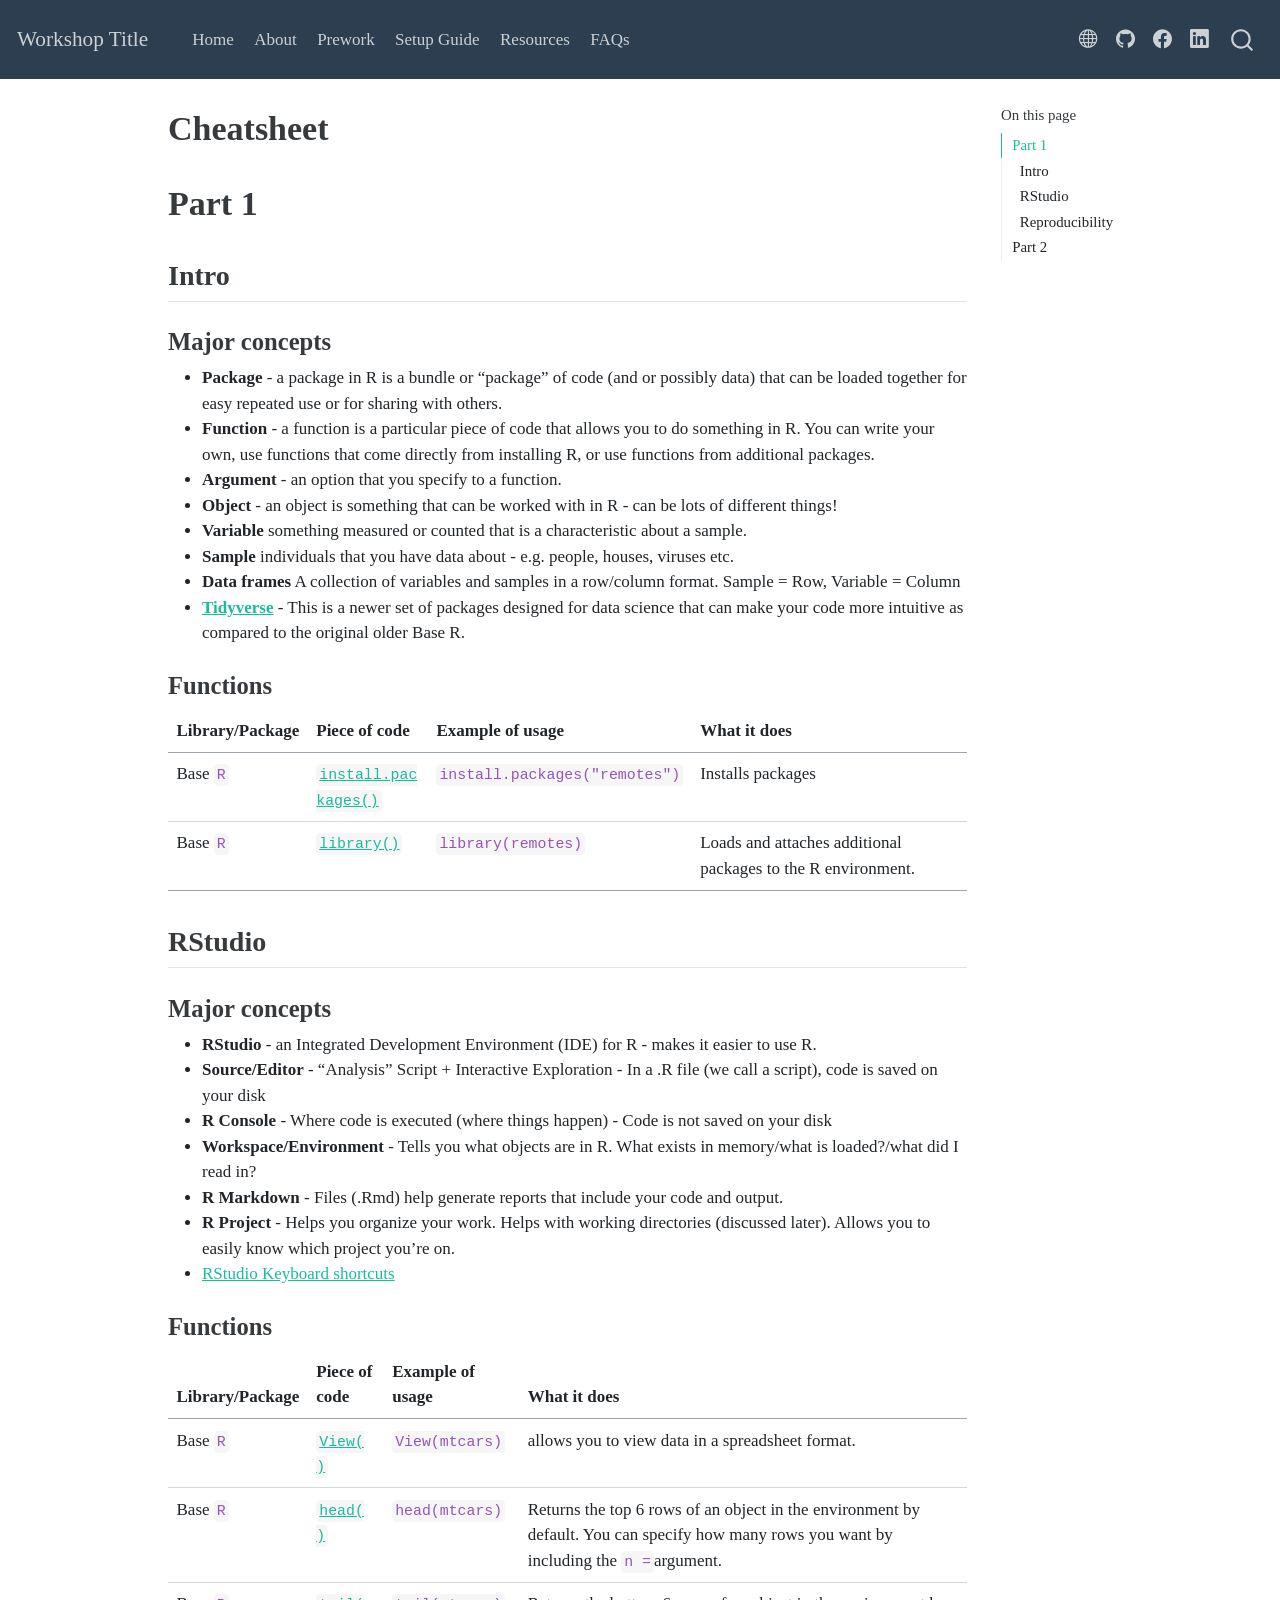
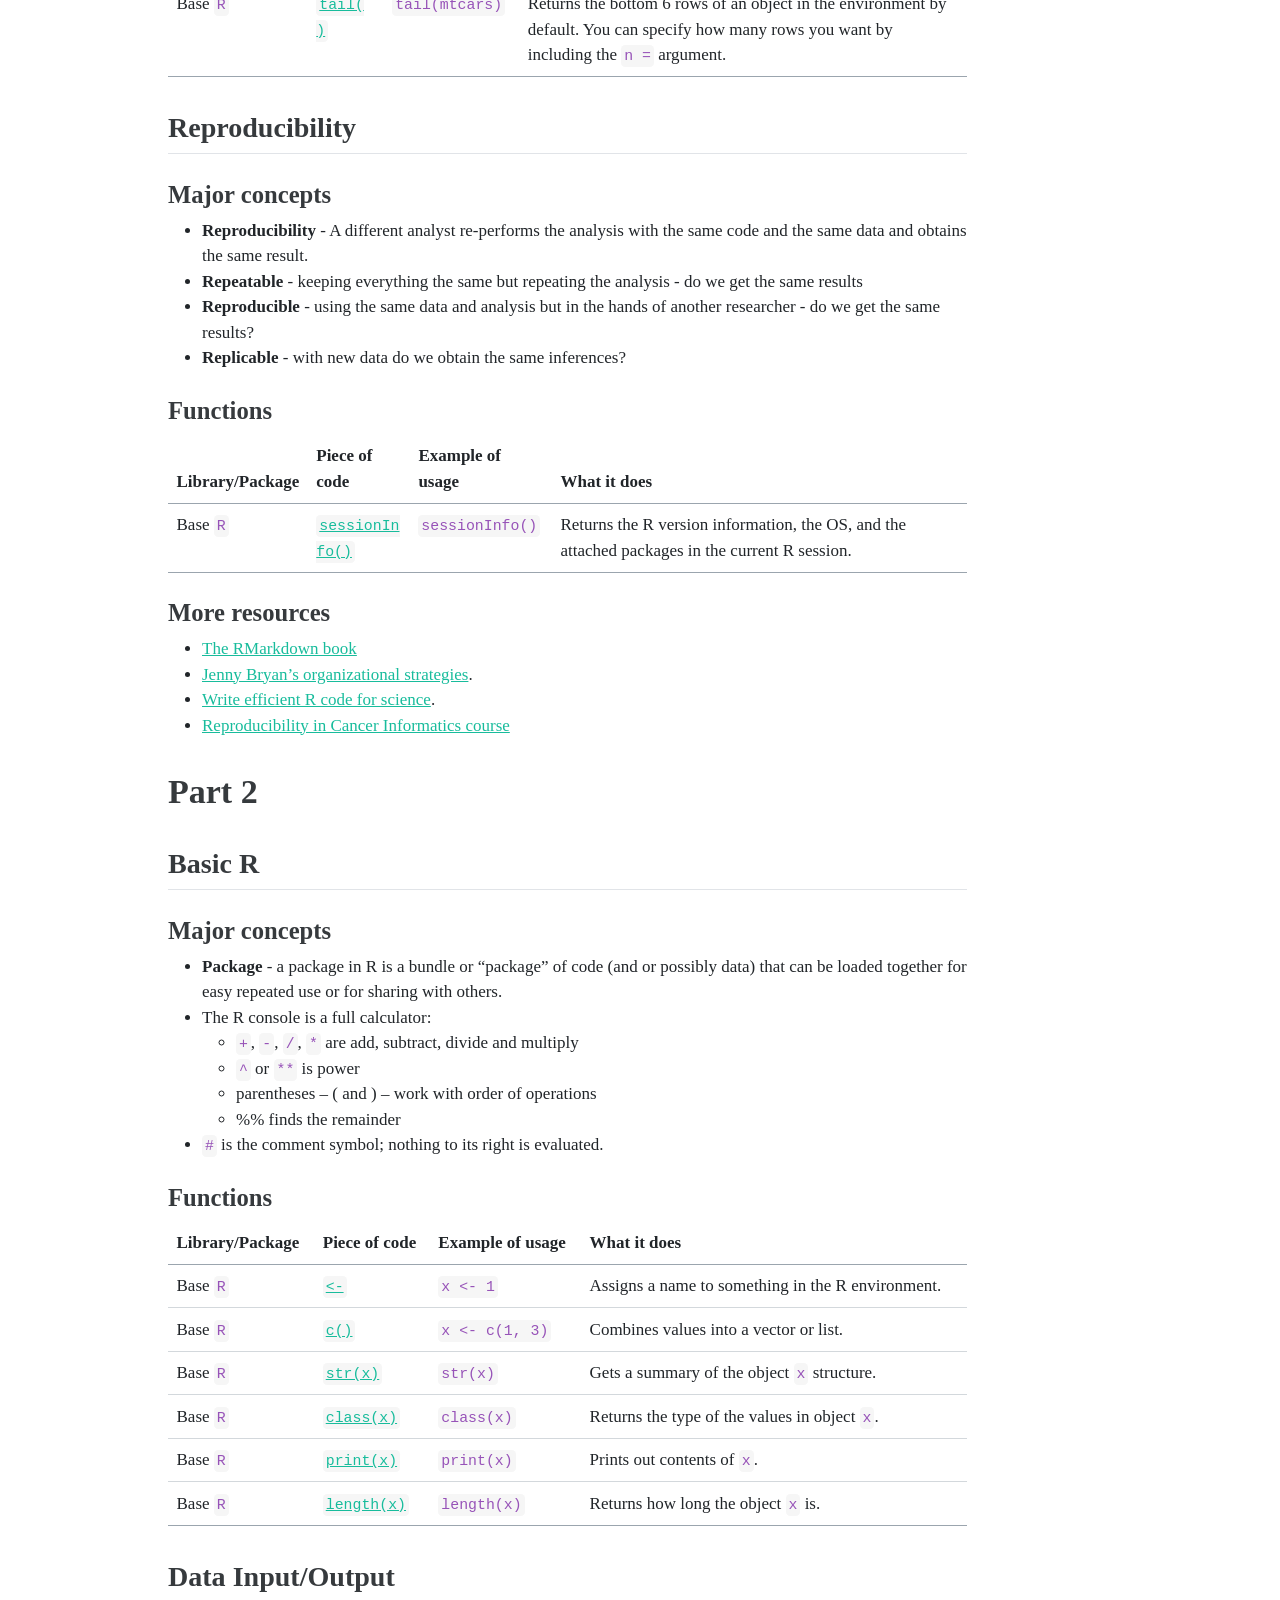
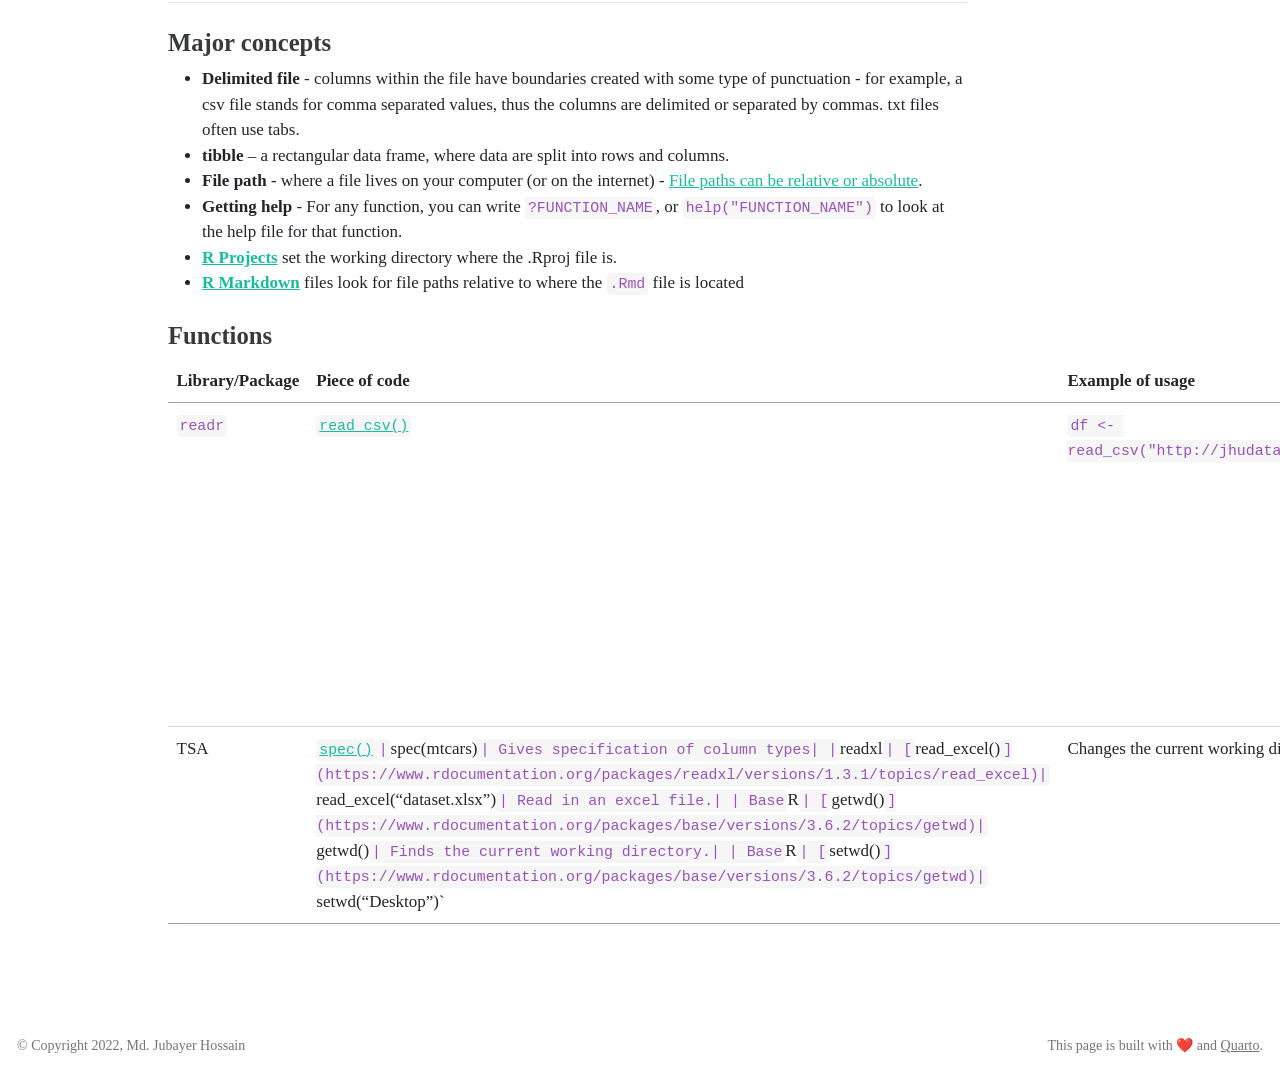
<file: docs/cheatsheet.html>
<!DOCTYPE html>
<html xmlns="http://www.w3.org/1999/xhtml" lang="en" xml:lang="en"><head>

<meta charset="utf-8">
<meta name="generator" content="quarto-1.3.433">

<meta name="viewport" content="width=device-width, initial-scale=1.0, user-scalable=yes">


<title>Workshop Title - Cheatsheet</title>
<style>
code{white-space: pre-wrap;}
span.smallcaps{font-variant: small-caps;}
div.columns{display: flex; gap: min(4vw, 1.5em);}
div.column{flex: auto; overflow-x: auto;}
div.hanging-indent{margin-left: 1.5em; text-indent: -1.5em;}
ul.task-list{list-style: none;}
ul.task-list li input[type="checkbox"] {
  width: 0.8em;
  margin: 0 0.8em 0.2em -1em; /* quarto-specific, see https://github.com/quarto-dev/quarto-cli/issues/4556 */ 
  vertical-align: middle;
}
</style>


<script src="site_libs/quarto-nav/quarto-nav.js"></script>
<script src="site_libs/clipboard/clipboard.min.js"></script>
<script src="site_libs/quarto-search/autocomplete.umd.js"></script>
<script src="site_libs/quarto-search/fuse.min.js"></script>
<script src="site_libs/quarto-search/quarto-search.js"></script>
<meta name="quarto:offset" content="./">
<script src="site_libs/quarto-html/quarto.js"></script>
<script src="site_libs/quarto-html/popper.min.js"></script>
<script src="site_libs/quarto-html/tippy.umd.min.js"></script>
<script src="site_libs/quarto-html/anchor.min.js"></script>
<link href="site_libs/quarto-html/tippy.css" rel="stylesheet">
<link href="site_libs/quarto-html/quarto-syntax-highlighting.css" rel="stylesheet" id="quarto-text-highlighting-styles">
<script src="site_libs/bootstrap/bootstrap.min.js"></script>
<link href="site_libs/bootstrap/bootstrap-icons.css" rel="stylesheet">
<link href="site_libs/bootstrap/bootstrap.min.css" rel="stylesheet" id="quarto-bootstrap" data-mode="light">
<script id="quarto-search-options" type="application/json">{
  "location": "navbar",
  "copy-button": false,
  "collapse-after": 3,
  "panel-placement": "end",
  "type": "overlay",
  "limit": 20,
  "language": {
    "search-no-results-text": "No results",
    "search-matching-documents-text": "matching documents",
    "search-copy-link-title": "Copy link to search",
    "search-hide-matches-text": "Hide additional matches",
    "search-more-match-text": "more match in this document",
    "search-more-matches-text": "more matches in this document",
    "search-clear-button-title": "Clear",
    "search-detached-cancel-button-title": "Cancel",
    "search-submit-button-title": "Submit",
    "search-label": "Search"
  }
}</script>


<link rel="stylesheet" href="styles.css">
</head>

<body class="nav-fixed">

<div id="quarto-search-results"></div>
  <header id="quarto-header" class="headroom fixed-top">
    <nav class="navbar navbar-expand-lg navbar-dark ">
      <div class="navbar-container container-fluid">
      <div class="navbar-brand-container">
    <a class="navbar-brand" href="./index.html">
    <span class="navbar-title">Workshop Title</span>
    </a>
  </div>
            <div id="quarto-search" class="" title="Search"></div>
          <button class="navbar-toggler" type="button" data-bs-toggle="collapse" data-bs-target="#navbarCollapse" aria-controls="navbarCollapse" aria-expanded="false" aria-label="Toggle navigation" onclick="if (window.quartoToggleHeadroom) { window.quartoToggleHeadroom(); }">
  <span class="navbar-toggler-icon"></span>
</button>
          <div class="collapse navbar-collapse" id="navbarCollapse">
            <ul class="navbar-nav navbar-nav-scroll me-auto">
  <li class="nav-item">
    <a class="nav-link" href="./index.html" rel="" target="">
 <span class="menu-text">Home</span></a>
  </li>  
  <li class="nav-item">
    <a class="nav-link" href="./about.html" rel="" target="">
 <span class="menu-text">About</span></a>
  </li>  
  <li class="nav-item">
    <a class="nav-link" href="./prework.html" rel="" target="">
 <span class="menu-text">Prework</span></a>
  </li>  
  <li class="nav-item">
    <a class="nav-link" href="./setup-guide.html" rel="" target="">
 <span class="menu-text">Setup Guide</span></a>
  </li>  
  <li class="nav-item">
    <a class="nav-link" href="./resources.html" rel="" target="">
 <span class="menu-text">Resources</span></a>
  </li>  
  <li class="nav-item">
    <a class="nav-link" href="./q-and-a.html" rel="" target="">
 <span class="menu-text">FAQs</span></a>
  </li>  
</ul>
            <ul class="navbar-nav navbar-nav-scroll ms-auto">
  <li class="nav-item compact">
    <a class="nav-link" href="https://omicscenter.github.io/" rel="" target=""><i class="bi bi-globe" role="img">
</i> 
 <span class="menu-text"></span></a>
  </li>  
  <li class="nav-item compact">
    <a class="nav-link" href="https://github.com/omicscenter" rel="" target=""><i class="bi bi-github" role="img">
</i> 
 <span class="menu-text"></span></a>
  </li>  
  <li class="nav-item compact">
    <a class="nav-link" href="https://www.facebook.com/omicscenter" rel="" target=""><i class="bi bi-facebook" role="img">
</i> 
 <span class="menu-text"></span></a>
  </li>  
  <li class="nav-item compact">
    <a class="nav-link" href="https://www.linkedin.com/company/chiral-bangladesh/" rel="" target=""><i class="bi bi-linkedin" role="img">
</i> 
 <span class="menu-text"></span></a>
  </li>  
</ul>
            <div class="quarto-navbar-tools">
</div>
          </div> <!-- /navcollapse -->
      </div> <!-- /container-fluid -->
    </nav>
</header>
<!-- content -->
<div id="quarto-content" class="quarto-container page-columns page-rows-contents page-layout-article page-navbar">
<!-- sidebar -->
<!-- margin-sidebar -->
    <div id="quarto-margin-sidebar" class="sidebar margin-sidebar">
        <nav id="TOC" role="doc-toc" class="toc-active">
    <h2 id="toc-title">On this page</h2>
   
  <ul>
  <li><a href="#part-1" id="toc-part-1" class="nav-link active" data-scroll-target="#part-1">Part 1</a>
  <ul class="collapse">
  <li><a href="#intro" id="toc-intro" class="nav-link" data-scroll-target="#intro">Intro</a>
  <ul class="collapse">
  <li><a href="#major-concepts" id="toc-major-concepts" class="nav-link" data-scroll-target="#major-concepts">Major concepts</a></li>
  <li><a href="#functions" id="toc-functions" class="nav-link" data-scroll-target="#functions">Functions</a></li>
  </ul></li>
  <li><a href="#rstudio" id="toc-rstudio" class="nav-link" data-scroll-target="#rstudio">RStudio</a>
  <ul class="collapse">
  <li><a href="#major-concepts-1" id="toc-major-concepts-1" class="nav-link" data-scroll-target="#major-concepts-1">Major concepts</a></li>
  <li><a href="#functions-1" id="toc-functions-1" class="nav-link" data-scroll-target="#functions-1">Functions</a></li>
  </ul></li>
  <li><a href="#reproducibility" id="toc-reproducibility" class="nav-link" data-scroll-target="#reproducibility">Reproducibility</a>
  <ul class="collapse">
  <li><a href="#major-concepts-2" id="toc-major-concepts-2" class="nav-link" data-scroll-target="#major-concepts-2">Major concepts</a></li>
  <li><a href="#functions-2" id="toc-functions-2" class="nav-link" data-scroll-target="#functions-2">Functions</a></li>
  <li><a href="#more-resources" id="toc-more-resources" class="nav-link" data-scroll-target="#more-resources">More resources</a></li>
  </ul></li>
  </ul></li>
  <li><a href="#part-2" id="toc-part-2" class="nav-link" data-scroll-target="#part-2">Part 2</a>
  <ul class="collapse">
  <li><a href="#basic-r" id="toc-basic-r" class="nav-link" data-scroll-target="#basic-r">Basic R</a>
  <ul class="collapse">
  <li><a href="#major-concepts-3" id="toc-major-concepts-3" class="nav-link" data-scroll-target="#major-concepts-3">Major concepts</a></li>
  <li><a href="#functions-3" id="toc-functions-3" class="nav-link" data-scroll-target="#functions-3">Functions</a></li>
  </ul></li>
  <li><a href="#data-inputoutput" id="toc-data-inputoutput" class="nav-link" data-scroll-target="#data-inputoutput">Data Input/Output</a>
  <ul class="collapse">
  <li><a href="#major-concepts-4" id="toc-major-concepts-4" class="nav-link" data-scroll-target="#major-concepts-4">Major concepts</a></li>
  <li><a href="#functions-4" id="toc-functions-4" class="nav-link" data-scroll-target="#functions-4">Functions</a></li>
  </ul></li>
  </ul></li>
  </ul>
</nav>
    </div>
<!-- main -->
<main class="content" id="quarto-document-content">

<header id="title-block-header" class="quarto-title-block default">
<div class="quarto-title">
<h1 class="title">Cheatsheet</h1>
</div>



<div class="quarto-title-meta">

    
  
    
  </div>
  

</header>

<section id="part-1" class="level1">
<h1>Part 1</h1>
<section id="intro" class="level2">
<h2 class="anchored" data-anchor-id="intro">Intro</h2>
<section id="major-concepts" class="level3">
<h3 class="anchored" data-anchor-id="major-concepts">Major concepts</h3>
<ul>
<li><strong>Package</strong> - a package in R is a bundle or “package” of code (and or possibly data) that can be loaded together for easy repeated use or for sharing with others.</li>
<li><strong>Function</strong> - a function is a particular piece of code that allows you to do something in R. You can write your own, use functions that come directly from installing R, or use functions from additional packages.</li>
<li><strong>Argument</strong> - an option that you specify to a function.</li>
<li><strong>Object</strong> - an object is something that can be worked with in R - can be lots of different things!</li>
<li><strong>Variable</strong> something measured or counted that is a characteristic about a sample.</li>
<li><strong>Sample</strong> individuals that you have data about - e.g.&nbsp;people, houses, viruses etc.<br>
</li>
<li><strong>Data frames</strong> A collection of variables and samples in a row/column format. Sample = Row, Variable = Column</li>
<li><a href="https://tidyverse.tidyverse.org/articles/paper.html"><strong>Tidyverse</strong></a> - This is a newer set of packages designed for data science that can make your code more intuitive as compared to the original older Base R.</li>
</ul>
</section>
<section id="functions" class="level3">
<h3 class="anchored" data-anchor-id="functions">Functions</h3>
<table class="table">
<thead>
<tr class="header">
<th>Library/Package</th>
<th>Piece of code</th>
<th>Example of usage</th>
<th>What it does</th>
</tr>
</thead>
<tbody>
<tr class="odd">
<td>Base <code>R</code></td>
<td><a href="https://www.rdocumentation.org/packages/utils/versions/3.6.2/topics/install.packages"><code>install.packages()</code></a></td>
<td><code>install.packages("remotes")</code></td>
<td>Installs packages</td>
</tr>
<tr class="even">
<td>Base <code>R</code></td>
<td><a href="https://www.rdocumentation.org/packages/base/versions/3.6.2/topics/library"><code>library()</code></a></td>
<td><code>library(remotes)</code></td>
<td>Loads and attaches additional packages to the R environment.</td>
</tr>
</tbody>
</table>
<div style="page-break-after: always;">

</div>
</section>
</section>
<section id="rstudio" class="level2">
<h2 class="anchored" data-anchor-id="rstudio">RStudio</h2>
<section id="major-concepts-1" class="level3">
<h3 class="anchored" data-anchor-id="major-concepts-1">Major concepts</h3>
<ul>
<li><strong>RStudio</strong> - an Integrated Development Environment (IDE) for R - makes it easier to use R.</li>
<li><strong>Source/Editor</strong> - “Analysis” Script + Interactive Exploration - In a .R file (we call a script), code is saved on your disk</li>
<li><strong>R Console</strong> - Where code is executed (where things happen) - Code is not saved on your disk</li>
<li><strong>Workspace/Environment</strong> - Tells you what objects are in R. What exists in memory/what is loaded?/what did I read in?</li>
<li><strong>R Markdown</strong> - Files (.Rmd) help generate reports that include your code and output.</li>
<li><strong>R Project</strong> - Helps you organize your work. Helps with working directories (discussed later). Allows you to easily know which project you’re on.</li>
<li><a href="http://www.rstudio.com/ide/docs/using/keyboard_shortcuts">RStudio Keyboard shortcuts</a></li>
</ul>
</section>
<section id="functions-1" class="level3">
<h3 class="anchored" data-anchor-id="functions-1">Functions</h3>
<table class="table">
<thead>
<tr class="header">
<th>Library/Package</th>
<th>Piece of code</th>
<th>Example of usage</th>
<th>What it does</th>
</tr>
</thead>
<tbody>
<tr class="odd">
<td>Base <code>R</code></td>
<td><a href="https://www.rdocumentation.org/packages/base/versions/3.6.2/topics/library"><code>View()</code></a></td>
<td><code>View(mtcars)</code></td>
<td>allows you to view data in a spreadsheet format.</td>
</tr>
<tr class="even">
<td>Base <code>R</code></td>
<td><a href="https://www.rdocumentation.org/packages/utils/versions/3.6.2/topics/head"><code>head()</code></a></td>
<td><code>head(mtcars)</code></td>
<td>Returns the top 6 rows of an object in the environment by default. You can specify how many rows you want by including the <code>n =</code>argument.</td>
</tr>
<tr class="odd">
<td>Base <code>R</code></td>
<td><a href="https://www.rdocumentation.org/packages/utils/versions/3.6.2/topics/head"><code>tail()</code></a></td>
<td><code>tail(mtcars)</code></td>
<td>Returns the bottom 6 rows of an object in the environment by default. You can specify how many rows you want by including the <code>n =</code> argument.</td>
</tr>
</tbody>
</table>
<div style="page-break-after: always;">

</div>
</section>
</section>
<section id="reproducibility" class="level2">
<h2 class="anchored" data-anchor-id="reproducibility">Reproducibility</h2>
<section id="major-concepts-2" class="level3">
<h3 class="anchored" data-anchor-id="major-concepts-2">Major concepts</h3>
<ul>
<li><strong>Reproducibility</strong> - A different analyst re-performs the analysis with the same code and the same data and obtains the same result.</li>
<li><strong>Repeatable</strong> - keeping everything the same but repeating the analysis - do we get the same results</li>
<li><strong>Reproducible</strong> - using the same data and analysis but in the hands of another researcher - do we get the same results?</li>
<li><strong>Replicable</strong> - with new data do we obtain the same inferences?</li>
</ul>
</section>
<section id="functions-2" class="level3">
<h3 class="anchored" data-anchor-id="functions-2">Functions</h3>
<table class="table">
<thead>
<tr class="header">
<th>Library/Package</th>
<th>Piece of code</th>
<th>Example of usage</th>
<th>What it does</th>
</tr>
</thead>
<tbody>
<tr class="odd">
<td>Base <code>R</code></td>
<td><a href="https://www.rdocumentation.org/packages/utils/versions/3.6.2/topics/sessionInfo"><code>sessionInfo()</code></a></td>
<td><code>sessionInfo()</code></td>
<td>Returns the R version information, the OS, and the attached packages in the current R session.</td>
</tr>
</tbody>
</table>
</section>
<section id="more-resources" class="level3">
<h3 class="anchored" data-anchor-id="more-resources">More resources</h3>
<ul>
<li><a href="https://bookdown.org/yihui/rmarkdown/">The RMarkdown book</a></li>
<li><a href="https://www.stat.ubc.ca/~jenny/STAT545A/block19_codeFormattingOrganization.html">Jenny Bryan’s organizational strategies</a>.</li>
<li><a href="https://www.earthdatascience.org/courses/earth-analytics/automate-science-workflows/write-efficient-code-for-science-r/">Write efficient R code for science</a>.</li>
<li><a href="https://jhudatascience.org/Reproducibility_in_Cancer_Informatics/introduction.html">Reproducibility in Cancer Informatics course</a></li>
</ul>
</section>
</section>
</section>
<section id="part-2" class="level1">
<h1>Part 2</h1>
<section id="basic-r" class="level2">
<h2 class="anchored" data-anchor-id="basic-r">Basic R</h2>
<section id="major-concepts-3" class="level3">
<h3 class="anchored" data-anchor-id="major-concepts-3">Major concepts</h3>
<ul>
<li><strong>Package</strong> - a package in R is a bundle or “package” of code (and or possibly data) that can be loaded together for easy repeated use or for sharing with others.</li>
<li>The R console is a full calculator:
<ul>
<li><code>+</code>, <code>-</code>, <code>/</code>, <code>*</code> are add, subtract, divide and multiply</li>
<li><code>^</code> or <code>**</code> is power</li>
<li>parentheses – ( and ) – work with order of operations</li>
<li>%% finds the remainder</li>
</ul></li>
<li><code>#</code> is the comment symbol; nothing to its right is evaluated.</li>
</ul>
</section>
<section id="functions-3" class="level3">
<h3 class="anchored" data-anchor-id="functions-3">Functions</h3>
<table class="table">
<thead>
<tr class="header">
<th>Library/Package</th>
<th>Piece of code</th>
<th>Example of usage</th>
<th>What it does</th>
</tr>
</thead>
<tbody>
<tr class="odd">
<td>Base <code>R</code></td>
<td><a href="https://stat.ethz.ch/R-manual/R-devel/library/base/html/assignOps.html"><code>&lt;-</code></a></td>
<td><code>x &lt;- 1</code></td>
<td>Assigns a name to something in the R environment.</td>
</tr>
<tr class="even">
<td>Base <code>R</code></td>
<td><a href="https://www.rdocumentation.org/packages/base/versions/3.6.2/topics/c"><code>c()</code></a></td>
<td><code>x &lt;- c(1, 3)</code></td>
<td>Combines values into a vector or list.</td>
</tr>
<tr class="odd">
<td>Base <code>R</code></td>
<td><a href="https://www.rdocumentation.org/packages/utils/versions/3.6.2/topics/str"><code>str(x)</code></a></td>
<td><code>str(x)</code></td>
<td>Gets a summary of the object <code>x</code> structure.</td>
</tr>
<tr class="even">
<td>Base <code>R</code></td>
<td><a href="https://www.rdocumentation.org/packages/base/versions/3.6.2/topics/class"><code>class(x)</code></a></td>
<td><code>class(x)</code></td>
<td>Returns the type of the values in object <code>x</code>.</td>
</tr>
<tr class="odd">
<td>Base <code>R</code></td>
<td><a href="https://www.rdocumentation.org/packages/base/versions/3.6.2/topics/print"><code>print(x)</code></a></td>
<td><code>print(x)</code></td>
<td>Prints out contents of <code>x</code>.</td>
</tr>
<tr class="even">
<td>Base <code>R</code></td>
<td><a href="https://www.rdocumentation.org/packages/base/versions/3.6.2/topics/length"><code>length(x)</code></a></td>
<td><code>length(x)</code></td>
<td>Returns how long the object <code>x</code> is.</td>
</tr>
</tbody>
</table>
<div style="page-break-after: always;">

</div>
</section>
</section>
<section id="data-inputoutput" class="level2">
<h2 class="anchored" data-anchor-id="data-inputoutput">Data Input/Output</h2>
<section id="major-concepts-4" class="level3">
<h3 class="anchored" data-anchor-id="major-concepts-4">Major concepts</h3>
<ul>
<li><strong>Delimited file</strong> - columns within the file have boundaries created with some type of punctuation - for example, a csv file stands for comma separated values, thus the columns are delimited or separated by commas. txt files often use tabs.</li>
<li><strong>tibble</strong> – a rectangular data frame, where data are split into rows and columns.</li>
<li><strong>File path</strong> - where a file lives on your computer (or on the internet) - <a href="https://en.wikipedia.org/wiki/Path_(computing)#Absolute_and_relative_paths">File paths can be relative or absolute</a>.</li>
<li><strong>Getting help</strong> - For any function, you can write <code>?FUNCTION_NAME</code>, or <code>help("FUNCTION_NAME")</code> to look at the help file for that function.</li>
<li><a href="https://support.rstudio.com/hc/en-us/articles/200526207-Using-RStudio-Projects"><strong>R Projects</strong></a> set the working directory where the .Rproj file is.</li>
<li><a href="https://bookdown.org/yihui/rmarkdown-cookbook/working-directory.html"><strong>R Markdown</strong></a> files look for file paths relative to where the <code>.Rmd</code> file is located</li>
</ul>
</section>
<section id="functions-4" class="level3">
<h3 class="anchored" data-anchor-id="functions-4">Functions</h3>
<table class="table">
<thead>
<tr class="header">
<th>Library/Package</th>
<th>Piece of code</th>
<th>Example of usage</th>
<th>What it does</th>
</tr>
</thead>
<tbody>
<tr class="odd">
<td><code>readr</code></td>
<td><a href="https://www.rdocumentation.org/packages/readr/versions/1.3.0/topics/read_delim"><code>read_csv()</code></a></td>
<td><code>df &lt;- read_csv("http://jhudatascience.org/intro_to_R_class/data/Youth_Tobacco_Survey_YTS_Data.csv")</code></td>
<td>Reads in a TSV file from a specified file path. This function can be tailored to read in other common types of files. i.e.&nbsp;read_csv(), read_rds(), etc.</td>
</tr>
<tr class="even">
<td>TSA</td>
<td><a href="https://www.rdocumentation.org/packages/TSA/versions/1.3/topics/spec"><code>spec()</code></a><code>|</code>spec(mtcars)<code>| Gives specification of column types| |</code>readxl<code>| [</code>read_excel()<code>](https://www.rdocumentation.org/packages/readxl/versions/1.3.1/topics/read_excel)|</code>read_excel(“dataset.xlsx”)<code>| Read in an excel file.| | Base</code>R<code>| [</code>getwd()<code>](https://www.rdocumentation.org/packages/base/versions/3.6.2/topics/getwd)|</code>getwd()<code>| Finds the current working directory.| | Base</code>R<code>| [</code>setwd()<code>](https://www.rdocumentation.org/packages/base/versions/3.6.2/topics/getwd)|</code>setwd(“Desktop”)`</td>
<td>Changes the current working directory.</td>
<td></td>
</tr>
</tbody>
</table>


</section>
</section>
</section>

</main> <!-- /main -->
<script id="quarto-html-after-body" type="application/javascript">
window.document.addEventListener("DOMContentLoaded", function (event) {
  const toggleBodyColorMode = (bsSheetEl) => {
    const mode = bsSheetEl.getAttribute("data-mode");
    const bodyEl = window.document.querySelector("body");
    if (mode === "dark") {
      bodyEl.classList.add("quarto-dark");
      bodyEl.classList.remove("quarto-light");
    } else {
      bodyEl.classList.add("quarto-light");
      bodyEl.classList.remove("quarto-dark");
    }
  }
  const toggleBodyColorPrimary = () => {
    const bsSheetEl = window.document.querySelector("link#quarto-bootstrap");
    if (bsSheetEl) {
      toggleBodyColorMode(bsSheetEl);
    }
  }
  toggleBodyColorPrimary();  
  const icon = "";
  const anchorJS = new window.AnchorJS();
  anchorJS.options = {
    placement: 'right',
    icon: icon
  };
  anchorJS.add('.anchored');
  const isCodeAnnotation = (el) => {
    for (const clz of el.classList) {
      if (clz.startsWith('code-annotation-')) {                     
        return true;
      }
    }
    return false;
  }
  const clipboard = new window.ClipboardJS('.code-copy-button', {
    text: function(trigger) {
      const codeEl = trigger.previousElementSibling.cloneNode(true);
      for (const childEl of codeEl.children) {
        if (isCodeAnnotation(childEl)) {
          childEl.remove();
        }
      }
      return codeEl.innerText;
    }
  });
  clipboard.on('success', function(e) {
    // button target
    const button = e.trigger;
    // don't keep focus
    button.blur();
    // flash "checked"
    button.classList.add('code-copy-button-checked');
    var currentTitle = button.getAttribute("title");
    button.setAttribute("title", "Copied!");
    let tooltip;
    if (window.bootstrap) {
      button.setAttribute("data-bs-toggle", "tooltip");
      button.setAttribute("data-bs-placement", "left");
      button.setAttribute("data-bs-title", "Copied!");
      tooltip = new bootstrap.Tooltip(button, 
        { trigger: "manual", 
          customClass: "code-copy-button-tooltip",
          offset: [0, -8]});
      tooltip.show();    
    }
    setTimeout(function() {
      if (tooltip) {
        tooltip.hide();
        button.removeAttribute("data-bs-title");
        button.removeAttribute("data-bs-toggle");
        button.removeAttribute("data-bs-placement");
      }
      button.setAttribute("title", currentTitle);
      button.classList.remove('code-copy-button-checked');
    }, 1000);
    // clear code selection
    e.clearSelection();
  });
  function tippyHover(el, contentFn) {
    const config = {
      allowHTML: true,
      content: contentFn,
      maxWidth: 500,
      delay: 100,
      arrow: false,
      appendTo: function(el) {
          return el.parentElement;
      },
      interactive: true,
      interactiveBorder: 10,
      theme: 'quarto',
      placement: 'bottom-start'
    };
    window.tippy(el, config); 
  }
  const noterefs = window.document.querySelectorAll('a[role="doc-noteref"]');
  for (var i=0; i<noterefs.length; i++) {
    const ref = noterefs[i];
    tippyHover(ref, function() {
      // use id or data attribute instead here
      let href = ref.getAttribute('data-footnote-href') || ref.getAttribute('href');
      try { href = new URL(href).hash; } catch {}
      const id = href.replace(/^#\/?/, "");
      const note = window.document.getElementById(id);
      return note.innerHTML;
    });
  }
      let selectedAnnoteEl;
      const selectorForAnnotation = ( cell, annotation) => {
        let cellAttr = 'data-code-cell="' + cell + '"';
        let lineAttr = 'data-code-annotation="' +  annotation + '"';
        const selector = 'span[' + cellAttr + '][' + lineAttr + ']';
        return selector;
      }
      const selectCodeLines = (annoteEl) => {
        const doc = window.document;
        const targetCell = annoteEl.getAttribute("data-target-cell");
        const targetAnnotation = annoteEl.getAttribute("data-target-annotation");
        const annoteSpan = window.document.querySelector(selectorForAnnotation(targetCell, targetAnnotation));
        const lines = annoteSpan.getAttribute("data-code-lines").split(",");
        const lineIds = lines.map((line) => {
          return targetCell + "-" + line;
        })
        let top = null;
        let height = null;
        let parent = null;
        if (lineIds.length > 0) {
            //compute the position of the single el (top and bottom and make a div)
            const el = window.document.getElementById(lineIds[0]);
            top = el.offsetTop;
            height = el.offsetHeight;
            parent = el.parentElement.parentElement;
          if (lineIds.length > 1) {
            const lastEl = window.document.getElementById(lineIds[lineIds.length - 1]);
            const bottom = lastEl.offsetTop + lastEl.offsetHeight;
            height = bottom - top;
          }
          if (top !== null && height !== null && parent !== null) {
            // cook up a div (if necessary) and position it 
            let div = window.document.getElementById("code-annotation-line-highlight");
            if (div === null) {
              div = window.document.createElement("div");
              div.setAttribute("id", "code-annotation-line-highlight");
              div.style.position = 'absolute';
              parent.appendChild(div);
            }
            div.style.top = top - 2 + "px";
            div.style.height = height + 4 + "px";
            let gutterDiv = window.document.getElementById("code-annotation-line-highlight-gutter");
            if (gutterDiv === null) {
              gutterDiv = window.document.createElement("div");
              gutterDiv.setAttribute("id", "code-annotation-line-highlight-gutter");
              gutterDiv.style.position = 'absolute';
              const codeCell = window.document.getElementById(targetCell);
              const gutter = codeCell.querySelector('.code-annotation-gutter');
              gutter.appendChild(gutterDiv);
            }
            gutterDiv.style.top = top - 2 + "px";
            gutterDiv.style.height = height + 4 + "px";
          }
          selectedAnnoteEl = annoteEl;
        }
      };
      const unselectCodeLines = () => {
        const elementsIds = ["code-annotation-line-highlight", "code-annotation-line-highlight-gutter"];
        elementsIds.forEach((elId) => {
          const div = window.document.getElementById(elId);
          if (div) {
            div.remove();
          }
        });
        selectedAnnoteEl = undefined;
      };
      // Attach click handler to the DT
      const annoteDls = window.document.querySelectorAll('dt[data-target-cell]');
      for (const annoteDlNode of annoteDls) {
        annoteDlNode.addEventListener('click', (event) => {
          const clickedEl = event.target;
          if (clickedEl !== selectedAnnoteEl) {
            unselectCodeLines();
            const activeEl = window.document.querySelector('dt[data-target-cell].code-annotation-active');
            if (activeEl) {
              activeEl.classList.remove('code-annotation-active');
            }
            selectCodeLines(clickedEl);
            clickedEl.classList.add('code-annotation-active');
          } else {
            // Unselect the line
            unselectCodeLines();
            clickedEl.classList.remove('code-annotation-active');
          }
        });
      }
  const findCites = (el) => {
    const parentEl = el.parentElement;
    if (parentEl) {
      const cites = parentEl.dataset.cites;
      if (cites) {
        return {
          el,
          cites: cites.split(' ')
        };
      } else {
        return findCites(el.parentElement)
      }
    } else {
      return undefined;
    }
  };
  var bibliorefs = window.document.querySelectorAll('a[role="doc-biblioref"]');
  for (var i=0; i<bibliorefs.length; i++) {
    const ref = bibliorefs[i];
    const citeInfo = findCites(ref);
    if (citeInfo) {
      tippyHover(citeInfo.el, function() {
        var popup = window.document.createElement('div');
        citeInfo.cites.forEach(function(cite) {
          var citeDiv = window.document.createElement('div');
          citeDiv.classList.add('hanging-indent');
          citeDiv.classList.add('csl-entry');
          var biblioDiv = window.document.getElementById('ref-' + cite);
          if (biblioDiv) {
            citeDiv.innerHTML = biblioDiv.innerHTML;
          }
          popup.appendChild(citeDiv);
        });
        return popup.innerHTML;
      });
    }
  }
});
</script>
</div> <!-- /content -->
<footer class="footer">
  <div class="nav-footer">
    <div class="nav-footer-left">© Copyright 2022, Md. Jubayer Hossain</div>   
    <div class="nav-footer-center">
      &nbsp;
    </div>
    <div class="nav-footer-right">This page is built with ❤️ and <a href="https://quarto.org/">Quarto</a>.</div>
  </div>
</footer>



</body></html>
</file>
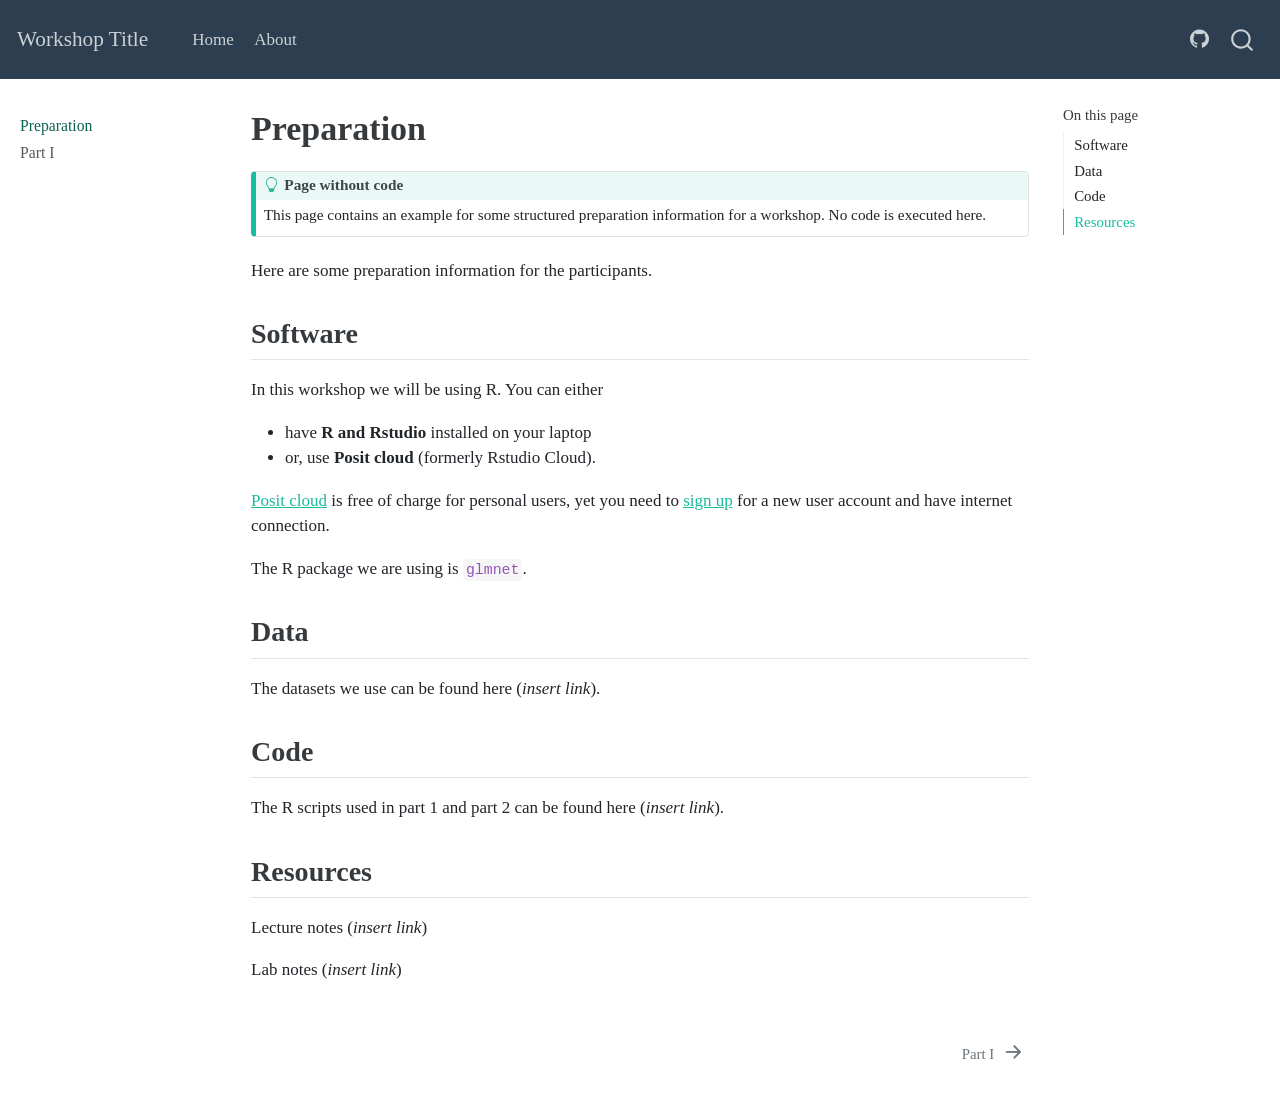
<file: docs/part_1_prep.html>
<!DOCTYPE html>
<html xmlns="http://www.w3.org/1999/xhtml" lang="en" xml:lang="en"><head>

<meta charset="utf-8">
<meta name="generator" content="quarto-1.3.433">

<meta name="viewport" content="width=device-width, initial-scale=1.0, user-scalable=yes">


<title>Workshop Title - Preparation</title>
<style>
code{white-space: pre-wrap;}
span.smallcaps{font-variant: small-caps;}
div.columns{display: flex; gap: min(4vw, 1.5em);}
div.column{flex: auto; overflow-x: auto;}
div.hanging-indent{margin-left: 1.5em; text-indent: -1.5em;}
ul.task-list{list-style: none;}
ul.task-list li input[type="checkbox"] {
  width: 0.8em;
  margin: 0 0.8em 0.2em -1em; /* quarto-specific, see https://github.com/quarto-dev/quarto-cli/issues/4556 */ 
  vertical-align: middle;
}
</style>


<script src="site_libs/quarto-nav/quarto-nav.js"></script>
<script src="site_libs/quarto-nav/headroom.min.js"></script>
<script src="site_libs/clipboard/clipboard.min.js"></script>
<script src="site_libs/quarto-search/autocomplete.umd.js"></script>
<script src="site_libs/quarto-search/fuse.min.js"></script>
<script src="site_libs/quarto-search/quarto-search.js"></script>
<meta name="quarto:offset" content="./">
<link href="./part_2_eda.html" rel="next">
<script src="site_libs/quarto-html/quarto.js"></script>
<script src="site_libs/quarto-html/popper.min.js"></script>
<script src="site_libs/quarto-html/tippy.umd.min.js"></script>
<script src="site_libs/quarto-html/anchor.min.js"></script>
<link href="site_libs/quarto-html/tippy.css" rel="stylesheet">
<link href="site_libs/quarto-html/quarto-syntax-highlighting.css" rel="stylesheet" id="quarto-text-highlighting-styles">
<script src="site_libs/bootstrap/bootstrap.min.js"></script>
<link href="site_libs/bootstrap/bootstrap-icons.css" rel="stylesheet">
<link href="site_libs/bootstrap/bootstrap.min.css" rel="stylesheet" id="quarto-bootstrap" data-mode="light">
<script id="quarto-search-options" type="application/json">{
  "location": "navbar",
  "copy-button": false,
  "collapse-after": 3,
  "panel-placement": "end",
  "type": "overlay",
  "limit": 20,
  "language": {
    "search-no-results-text": "No results",
    "search-matching-documents-text": "matching documents",
    "search-copy-link-title": "Copy link to search",
    "search-hide-matches-text": "Hide additional matches",
    "search-more-match-text": "more match in this document",
    "search-more-matches-text": "more matches in this document",
    "search-clear-button-title": "Clear",
    "search-detached-cancel-button-title": "Cancel",
    "search-submit-button-title": "Submit",
    "search-label": "Search"
  }
}</script>


<link rel="stylesheet" href="styles.css">
</head>

<body class="nav-sidebar docked nav-fixed">

<div id="quarto-search-results"></div>
  <header id="quarto-header" class="headroom fixed-top">
    <nav class="navbar navbar-expand-lg navbar-dark ">
      <div class="navbar-container container-fluid">
      <div class="navbar-brand-container">
    <a class="navbar-brand" href="./index.html">
    <span class="navbar-title">Workshop Title</span>
    </a>
  </div>
            <div id="quarto-search" class="" title="Search"></div>
          <button class="navbar-toggler" type="button" data-bs-toggle="collapse" data-bs-target="#navbarCollapse" aria-controls="navbarCollapse" aria-expanded="false" aria-label="Toggle navigation" onclick="if (window.quartoToggleHeadroom) { window.quartoToggleHeadroom(); }">
  <span class="navbar-toggler-icon"></span>
</button>
          <div class="collapse navbar-collapse" id="navbarCollapse">
            <ul class="navbar-nav navbar-nav-scroll me-auto">
  <li class="nav-item">
    <a class="nav-link" href="./index.html" rel="" target="">
 <span class="menu-text">Home</span></a>
  </li>  
  <li class="nav-item">
    <a class="nav-link" href="./about.html" rel="" target="">
 <span class="menu-text">About</span></a>
  </li>  
</ul>
            <ul class="navbar-nav navbar-nav-scroll ms-auto">
  <li class="nav-item compact">
    <a class="nav-link" href="https://github.com" rel="" target=""><i class="bi bi-github" role="img">
</i> 
 <span class="menu-text"></span></a>
  </li>  
</ul>
            <div class="quarto-navbar-tools">
</div>
          </div> <!-- /navcollapse -->
      </div> <!-- /container-fluid -->
    </nav>
  <nav class="quarto-secondary-nav">
    <div class="container-fluid d-flex">
      <button type="button" class="quarto-btn-toggle btn" data-bs-toggle="collapse" data-bs-target="#quarto-sidebar,#quarto-sidebar-glass" aria-controls="quarto-sidebar" aria-expanded="false" aria-label="Toggle sidebar navigation" onclick="if (window.quartoToggleHeadroom) { window.quartoToggleHeadroom(); }">
        <i class="bi bi-layout-text-sidebar-reverse"></i>
      </button>
      <nav class="quarto-page-breadcrumbs" aria-label="breadcrumb"><ol class="breadcrumb"><li class="breadcrumb-item"><a href="./part_1_prep.html">Preparation</a></li></ol></nav>
      <a class="flex-grow-1" role="button" data-bs-toggle="collapse" data-bs-target="#quarto-sidebar,#quarto-sidebar-glass" aria-controls="quarto-sidebar" aria-expanded="false" aria-label="Toggle sidebar navigation" onclick="if (window.quartoToggleHeadroom) { window.quartoToggleHeadroom(); }">      
      </a>
    </div>
  </nav>
</header>
<!-- content -->
<div id="quarto-content" class="quarto-container page-columns page-rows-contents page-layout-article page-navbar">
<!-- sidebar -->
  <nav id="quarto-sidebar" class="sidebar collapse collapse-horizontal sidebar-navigation docked overflow-auto">
    <div class="sidebar-menu-container"> 
    <ul class="list-unstyled mt-1">
        <li class="sidebar-item">
  <div class="sidebar-item-container"> 
  <a href="./part_1_prep.html" class="sidebar-item-text sidebar-link active">
 <span class="menu-text">Preparation</span></a>
  </div>
</li>
        <li class="sidebar-item">
  <div class="sidebar-item-container"> 
  <a href="./part_2_eda.html" class="sidebar-item-text sidebar-link">
 <span class="menu-text">Part I</span></a>
  </div>
</li>
    </ul>
    </div>
</nav>
<div id="quarto-sidebar-glass" data-bs-toggle="collapse" data-bs-target="#quarto-sidebar,#quarto-sidebar-glass"></div>
<!-- margin-sidebar -->
    <div id="quarto-margin-sidebar" class="sidebar margin-sidebar">
        <nav id="TOC" role="doc-toc" class="toc-active">
    <h2 id="toc-title">On this page</h2>
   
  <ul>
  <li><a href="#software" id="toc-software" class="nav-link active" data-scroll-target="#software">Software</a></li>
  <li><a href="#data" id="toc-data" class="nav-link" data-scroll-target="#data">Data</a></li>
  <li><a href="#code" id="toc-code" class="nav-link" data-scroll-target="#code">Code</a></li>
  <li><a href="#resources" id="toc-resources" class="nav-link" data-scroll-target="#resources">Resources</a></li>
  </ul>
</nav>
    </div>
<!-- main -->
<main class="content" id="quarto-document-content">

<header id="title-block-header" class="quarto-title-block default">
<div class="quarto-title">
<h1 class="title">Preparation</h1>
</div>



<div class="quarto-title-meta">

    
  
    
  </div>
  

</header>

<div class="callout callout-style-default callout-tip callout-titled">
<div class="callout-header d-flex align-content-center">
<div class="callout-icon-container">
<i class="callout-icon"></i>
</div>
<div class="callout-title-container flex-fill">
Page without code
</div>
</div>
<div class="callout-body-container callout-body">
<p>This page contains an example for some structured preparation information for a workshop. No code is executed here.</p>
</div>
</div>
<p>Here are some preparation information for the participants.</p>
<section id="software" class="level2">
<h2 class="anchored" data-anchor-id="software">Software</h2>
<p>In this workshop we will be using R. You can either</p>
<ul>
<li>have <strong>R and Rstudio</strong> installed on your laptop</li>
<li>or, use <strong>Posit cloud</strong> (formerly Rstudio Cloud).</li>
</ul>
<p><a href="https://posit.cloud">Posit cloud</a> is free of charge for personal users, yet you need to <a href="https://posit.cloud/plans/free">sign up</a> for a new user account and have internet connection.</p>
<p>The R package we are using is <code>glmnet</code>.</p>
</section>
<section id="data" class="level2">
<h2 class="anchored" data-anchor-id="data">Data</h2>
<p>The datasets we use can be found here (<em>insert link</em>).</p>
</section>
<section id="code" class="level2">
<h2 class="anchored" data-anchor-id="code">Code</h2>
<p>The R scripts used in part 1 and part 2 can be found here (<em>insert link</em>).</p>
</section>
<section id="resources" class="level2">
<h2 class="anchored" data-anchor-id="resources">Resources</h2>
<p>Lecture notes (<em>insert link</em>)</p>
<p>Lab notes (<em>insert link</em>)</p>


</section>

</main> <!-- /main -->
<script id="quarto-html-after-body" type="application/javascript">
window.document.addEventListener("DOMContentLoaded", function (event) {
  const toggleBodyColorMode = (bsSheetEl) => {
    const mode = bsSheetEl.getAttribute("data-mode");
    const bodyEl = window.document.querySelector("body");
    if (mode === "dark") {
      bodyEl.classList.add("quarto-dark");
      bodyEl.classList.remove("quarto-light");
    } else {
      bodyEl.classList.add("quarto-light");
      bodyEl.classList.remove("quarto-dark");
    }
  }
  const toggleBodyColorPrimary = () => {
    const bsSheetEl = window.document.querySelector("link#quarto-bootstrap");
    if (bsSheetEl) {
      toggleBodyColorMode(bsSheetEl);
    }
  }
  toggleBodyColorPrimary();  
  const icon = "";
  const anchorJS = new window.AnchorJS();
  anchorJS.options = {
    placement: 'right',
    icon: icon
  };
  anchorJS.add('.anchored');
  const isCodeAnnotation = (el) => {
    for (const clz of el.classList) {
      if (clz.startsWith('code-annotation-')) {                     
        return true;
      }
    }
    return false;
  }
  const clipboard = new window.ClipboardJS('.code-copy-button', {
    text: function(trigger) {
      const codeEl = trigger.previousElementSibling.cloneNode(true);
      for (const childEl of codeEl.children) {
        if (isCodeAnnotation(childEl)) {
          childEl.remove();
        }
      }
      return codeEl.innerText;
    }
  });
  clipboard.on('success', function(e) {
    // button target
    const button = e.trigger;
    // don't keep focus
    button.blur();
    // flash "checked"
    button.classList.add('code-copy-button-checked');
    var currentTitle = button.getAttribute("title");
    button.setAttribute("title", "Copied!");
    let tooltip;
    if (window.bootstrap) {
      button.setAttribute("data-bs-toggle", "tooltip");
      button.setAttribute("data-bs-placement", "left");
      button.setAttribute("data-bs-title", "Copied!");
      tooltip = new bootstrap.Tooltip(button, 
        { trigger: "manual", 
          customClass: "code-copy-button-tooltip",
          offset: [0, -8]});
      tooltip.show();    
    }
    setTimeout(function() {
      if (tooltip) {
        tooltip.hide();
        button.removeAttribute("data-bs-title");
        button.removeAttribute("data-bs-toggle");
        button.removeAttribute("data-bs-placement");
      }
      button.setAttribute("title", currentTitle);
      button.classList.remove('code-copy-button-checked');
    }, 1000);
    // clear code selection
    e.clearSelection();
  });
  function tippyHover(el, contentFn) {
    const config = {
      allowHTML: true,
      content: contentFn,
      maxWidth: 500,
      delay: 100,
      arrow: false,
      appendTo: function(el) {
          return el.parentElement;
      },
      interactive: true,
      interactiveBorder: 10,
      theme: 'quarto',
      placement: 'bottom-start'
    };
    window.tippy(el, config); 
  }
  const noterefs = window.document.querySelectorAll('a[role="doc-noteref"]');
  for (var i=0; i<noterefs.length; i++) {
    const ref = noterefs[i];
    tippyHover(ref, function() {
      // use id or data attribute instead here
      let href = ref.getAttribute('data-footnote-href') || ref.getAttribute('href');
      try { href = new URL(href).hash; } catch {}
      const id = href.replace(/^#\/?/, "");
      const note = window.document.getElementById(id);
      return note.innerHTML;
    });
  }
      let selectedAnnoteEl;
      const selectorForAnnotation = ( cell, annotation) => {
        let cellAttr = 'data-code-cell="' + cell + '"';
        let lineAttr = 'data-code-annotation="' +  annotation + '"';
        const selector = 'span[' + cellAttr + '][' + lineAttr + ']';
        return selector;
      }
      const selectCodeLines = (annoteEl) => {
        const doc = window.document;
        const targetCell = annoteEl.getAttribute("data-target-cell");
        const targetAnnotation = annoteEl.getAttribute("data-target-annotation");
        const annoteSpan = window.document.querySelector(selectorForAnnotation(targetCell, targetAnnotation));
        const lines = annoteSpan.getAttribute("data-code-lines").split(",");
        const lineIds = lines.map((line) => {
          return targetCell + "-" + line;
        })
        let top = null;
        let height = null;
        let parent = null;
        if (lineIds.length > 0) {
            //compute the position of the single el (top and bottom and make a div)
            const el = window.document.getElementById(lineIds[0]);
            top = el.offsetTop;
            height = el.offsetHeight;
            parent = el.parentElement.parentElement;
          if (lineIds.length > 1) {
            const lastEl = window.document.getElementById(lineIds[lineIds.length - 1]);
            const bottom = lastEl.offsetTop + lastEl.offsetHeight;
            height = bottom - top;
          }
          if (top !== null && height !== null && parent !== null) {
            // cook up a div (if necessary) and position it 
            let div = window.document.getElementById("code-annotation-line-highlight");
            if (div === null) {
              div = window.document.createElement("div");
              div.setAttribute("id", "code-annotation-line-highlight");
              div.style.position = 'absolute';
              parent.appendChild(div);
            }
            div.style.top = top - 2 + "px";
            div.style.height = height + 4 + "px";
            let gutterDiv = window.document.getElementById("code-annotation-line-highlight-gutter");
            if (gutterDiv === null) {
              gutterDiv = window.document.createElement("div");
              gutterDiv.setAttribute("id", "code-annotation-line-highlight-gutter");
              gutterDiv.style.position = 'absolute';
              const codeCell = window.document.getElementById(targetCell);
              const gutter = codeCell.querySelector('.code-annotation-gutter');
              gutter.appendChild(gutterDiv);
            }
            gutterDiv.style.top = top - 2 + "px";
            gutterDiv.style.height = height + 4 + "px";
          }
          selectedAnnoteEl = annoteEl;
        }
      };
      const unselectCodeLines = () => {
        const elementsIds = ["code-annotation-line-highlight", "code-annotation-line-highlight-gutter"];
        elementsIds.forEach((elId) => {
          const div = window.document.getElementById(elId);
          if (div) {
            div.remove();
          }
        });
        selectedAnnoteEl = undefined;
      };
      // Attach click handler to the DT
      const annoteDls = window.document.querySelectorAll('dt[data-target-cell]');
      for (const annoteDlNode of annoteDls) {
        annoteDlNode.addEventListener('click', (event) => {
          const clickedEl = event.target;
          if (clickedEl !== selectedAnnoteEl) {
            unselectCodeLines();
            const activeEl = window.document.querySelector('dt[data-target-cell].code-annotation-active');
            if (activeEl) {
              activeEl.classList.remove('code-annotation-active');
            }
            selectCodeLines(clickedEl);
            clickedEl.classList.add('code-annotation-active');
          } else {
            // Unselect the line
            unselectCodeLines();
            clickedEl.classList.remove('code-annotation-active');
          }
        });
      }
  const findCites = (el) => {
    const parentEl = el.parentElement;
    if (parentEl) {
      const cites = parentEl.dataset.cites;
      if (cites) {
        return {
          el,
          cites: cites.split(' ')
        };
      } else {
        return findCites(el.parentElement)
      }
    } else {
      return undefined;
    }
  };
  var bibliorefs = window.document.querySelectorAll('a[role="doc-biblioref"]');
  for (var i=0; i<bibliorefs.length; i++) {
    const ref = bibliorefs[i];
    const citeInfo = findCites(ref);
    if (citeInfo) {
      tippyHover(citeInfo.el, function() {
        var popup = window.document.createElement('div');
        citeInfo.cites.forEach(function(cite) {
          var citeDiv = window.document.createElement('div');
          citeDiv.classList.add('hanging-indent');
          citeDiv.classList.add('csl-entry');
          var biblioDiv = window.document.getElementById('ref-' + cite);
          if (biblioDiv) {
            citeDiv.innerHTML = biblioDiv.innerHTML;
          }
          popup.appendChild(citeDiv);
        });
        return popup.innerHTML;
      });
    }
  }
});
</script>
<nav class="page-navigation">
  <div class="nav-page nav-page-previous">
  </div>
  <div class="nav-page nav-page-next">
      <a href="./part_2_eda.html" class="pagination-link">
        <span class="nav-page-text">Part I</span> <i class="bi bi-arrow-right-short"></i>
      </a>
  </div>
</nav>
</div> <!-- /content -->



</body></html>
</file>
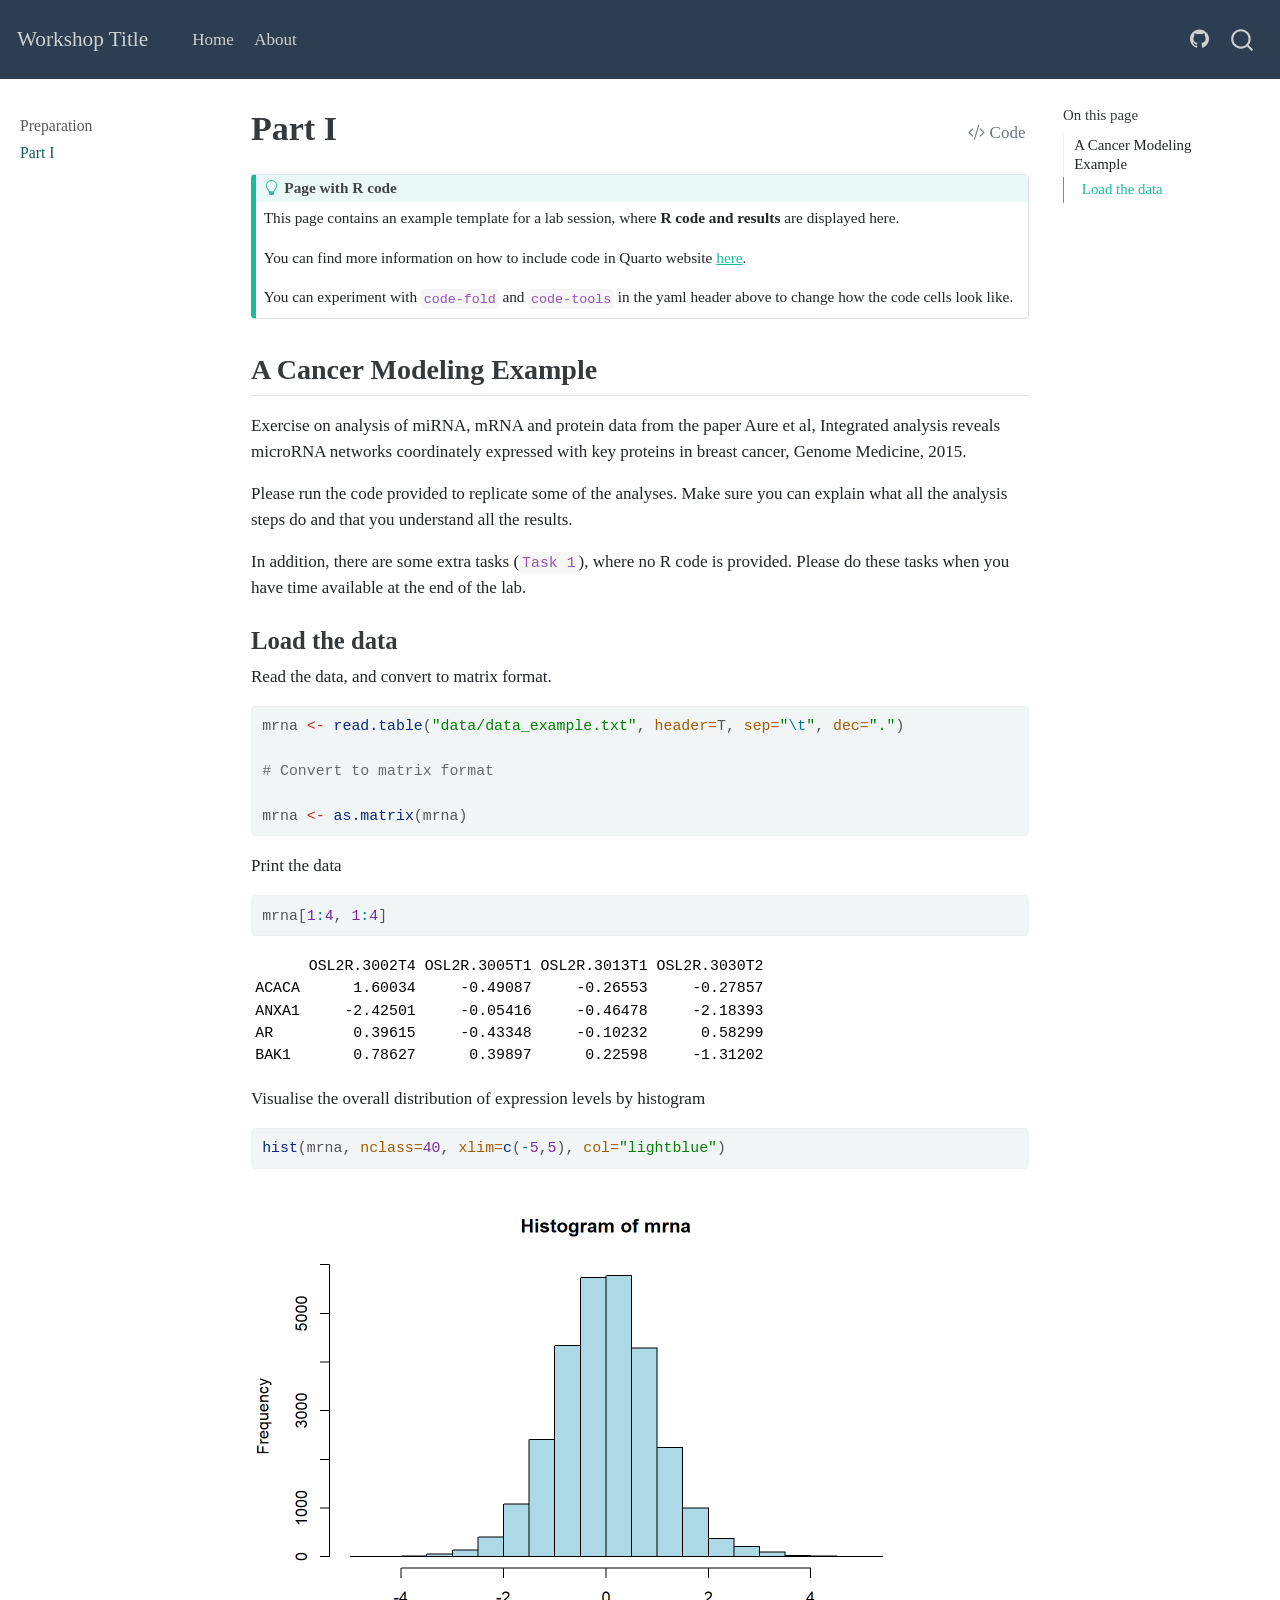
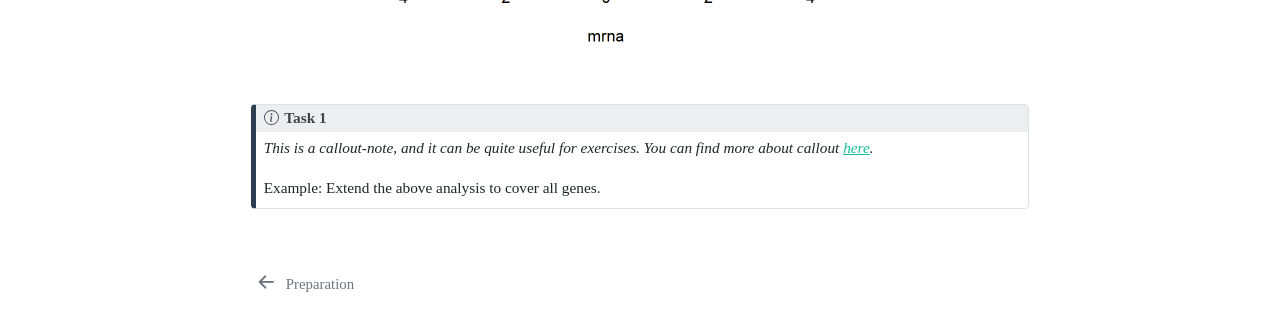
<file: docs/part_2_eda.html>
<!DOCTYPE html>
<html xmlns="http://www.w3.org/1999/xhtml" lang="en" xml:lang="en"><head>

<meta charset="utf-8">
<meta name="generator" content="quarto-1.3.433">

<meta name="viewport" content="width=device-width, initial-scale=1.0, user-scalable=yes">


<title>Workshop Title - Part I</title>
<style>
code{white-space: pre-wrap;}
span.smallcaps{font-variant: small-caps;}
div.columns{display: flex; gap: min(4vw, 1.5em);}
div.column{flex: auto; overflow-x: auto;}
div.hanging-indent{margin-left: 1.5em; text-indent: -1.5em;}
ul.task-list{list-style: none;}
ul.task-list li input[type="checkbox"] {
  width: 0.8em;
  margin: 0 0.8em 0.2em -1em; /* quarto-specific, see https://github.com/quarto-dev/quarto-cli/issues/4556 */ 
  vertical-align: middle;
}
/* CSS for syntax highlighting */
pre > code.sourceCode { white-space: pre; position: relative; }
pre > code.sourceCode > span { display: inline-block; line-height: 1.25; }
pre > code.sourceCode > span:empty { height: 1.2em; }
.sourceCode { overflow: visible; }
code.sourceCode > span { color: inherit; text-decoration: inherit; }
div.sourceCode { margin: 1em 0; }
pre.sourceCode { margin: 0; }
@media screen {
div.sourceCode { overflow: auto; }
}
@media print {
pre > code.sourceCode { white-space: pre-wrap; }
pre > code.sourceCode > span { text-indent: -5em; padding-left: 5em; }
}
pre.numberSource code
  { counter-reset: source-line 0; }
pre.numberSource code > span
  { position: relative; left: -4em; counter-increment: source-line; }
pre.numberSource code > span > a:first-child::before
  { content: counter(source-line);
    position: relative; left: -1em; text-align: right; vertical-align: baseline;
    border: none; display: inline-block;
    -webkit-touch-callout: none; -webkit-user-select: none;
    -khtml-user-select: none; -moz-user-select: none;
    -ms-user-select: none; user-select: none;
    padding: 0 4px; width: 4em;
  }
pre.numberSource { margin-left: 3em;  padding-left: 4px; }
div.sourceCode
  {   }
@media screen {
pre > code.sourceCode > span > a:first-child::before { text-decoration: underline; }
}
</style>


<script src="site_libs/quarto-nav/quarto-nav.js"></script>
<script src="site_libs/quarto-nav/headroom.min.js"></script>
<script src="site_libs/clipboard/clipboard.min.js"></script>
<script src="site_libs/quarto-search/autocomplete.umd.js"></script>
<script src="site_libs/quarto-search/fuse.min.js"></script>
<script src="site_libs/quarto-search/quarto-search.js"></script>
<meta name="quarto:offset" content="./">
<link href="./part_1_prep.html" rel="prev">
<script src="site_libs/quarto-html/quarto.js"></script>
<script src="site_libs/quarto-html/popper.min.js"></script>
<script src="site_libs/quarto-html/tippy.umd.min.js"></script>
<script src="site_libs/quarto-html/anchor.min.js"></script>
<link href="site_libs/quarto-html/tippy.css" rel="stylesheet">
<link href="site_libs/quarto-html/quarto-syntax-highlighting.css" rel="stylesheet" id="quarto-text-highlighting-styles">
<script src="site_libs/bootstrap/bootstrap.min.js"></script>
<link href="site_libs/bootstrap/bootstrap-icons.css" rel="stylesheet">
<link href="site_libs/bootstrap/bootstrap.min.css" rel="stylesheet" id="quarto-bootstrap" data-mode="light">
<script id="quarto-search-options" type="application/json">{
  "location": "navbar",
  "copy-button": false,
  "collapse-after": 3,
  "panel-placement": "end",
  "type": "overlay",
  "limit": 20,
  "language": {
    "search-no-results-text": "No results",
    "search-matching-documents-text": "matching documents",
    "search-copy-link-title": "Copy link to search",
    "search-hide-matches-text": "Hide additional matches",
    "search-more-match-text": "more match in this document",
    "search-more-matches-text": "more matches in this document",
    "search-clear-button-title": "Clear",
    "search-detached-cancel-button-title": "Cancel",
    "search-submit-button-title": "Submit",
    "search-label": "Search"
  }
}</script>


<link rel="stylesheet" href="styles.css">
</head>

<body class="nav-sidebar docked nav-fixed">

<div id="quarto-search-results"></div>
  <header id="quarto-header" class="headroom fixed-top">
    <nav class="navbar navbar-expand-lg navbar-dark ">
      <div class="navbar-container container-fluid">
      <div class="navbar-brand-container">
    <a class="navbar-brand" href="./index.html">
    <span class="navbar-title">Workshop Title</span>
    </a>
  </div>
            <div id="quarto-search" class="" title="Search"></div>
          <button class="navbar-toggler" type="button" data-bs-toggle="collapse" data-bs-target="#navbarCollapse" aria-controls="navbarCollapse" aria-expanded="false" aria-label="Toggle navigation" onclick="if (window.quartoToggleHeadroom) { window.quartoToggleHeadroom(); }">
  <span class="navbar-toggler-icon"></span>
</button>
          <div class="collapse navbar-collapse" id="navbarCollapse">
            <ul class="navbar-nav navbar-nav-scroll me-auto">
  <li class="nav-item">
    <a class="nav-link" href="./index.html" rel="" target="">
 <span class="menu-text">Home</span></a>
  </li>  
  <li class="nav-item">
    <a class="nav-link" href="./about.html" rel="" target="">
 <span class="menu-text">About</span></a>
  </li>  
</ul>
            <ul class="navbar-nav navbar-nav-scroll ms-auto">
  <li class="nav-item compact">
    <a class="nav-link" href="https://github.com" rel="" target=""><i class="bi bi-github" role="img">
</i> 
 <span class="menu-text"></span></a>
  </li>  
</ul>
            <div class="quarto-navbar-tools">
</div>
          </div> <!-- /navcollapse -->
      </div> <!-- /container-fluid -->
    </nav>
  <nav class="quarto-secondary-nav">
    <div class="container-fluid d-flex">
      <button type="button" class="quarto-btn-toggle btn" data-bs-toggle="collapse" data-bs-target="#quarto-sidebar,#quarto-sidebar-glass" aria-controls="quarto-sidebar" aria-expanded="false" aria-label="Toggle sidebar navigation" onclick="if (window.quartoToggleHeadroom) { window.quartoToggleHeadroom(); }">
        <i class="bi bi-layout-text-sidebar-reverse"></i>
      </button>
      <nav class="quarto-page-breadcrumbs" aria-label="breadcrumb"><ol class="breadcrumb"><li class="breadcrumb-item"><a href="./part_2_eda.html">Part I</a></li></ol></nav>
      <a class="flex-grow-1" role="button" data-bs-toggle="collapse" data-bs-target="#quarto-sidebar,#quarto-sidebar-glass" aria-controls="quarto-sidebar" aria-expanded="false" aria-label="Toggle sidebar navigation" onclick="if (window.quartoToggleHeadroom) { window.quartoToggleHeadroom(); }">      
      </a>
    </div>
  </nav>
</header>
<!-- content -->
<div id="quarto-content" class="quarto-container page-columns page-rows-contents page-layout-article page-navbar">
<!-- sidebar -->
  <nav id="quarto-sidebar" class="sidebar collapse collapse-horizontal sidebar-navigation docked overflow-auto">
    <div class="sidebar-menu-container"> 
    <ul class="list-unstyled mt-1">
        <li class="sidebar-item">
  <div class="sidebar-item-container"> 
  <a href="./part_1_prep.html" class="sidebar-item-text sidebar-link">
 <span class="menu-text">Preparation</span></a>
  </div>
</li>
        <li class="sidebar-item">
  <div class="sidebar-item-container"> 
  <a href="./part_2_eda.html" class="sidebar-item-text sidebar-link active">
 <span class="menu-text">Part I</span></a>
  </div>
</li>
    </ul>
    </div>
</nav>
<div id="quarto-sidebar-glass" data-bs-toggle="collapse" data-bs-target="#quarto-sidebar,#quarto-sidebar-glass"></div>
<!-- margin-sidebar -->
    <div id="quarto-margin-sidebar" class="sidebar margin-sidebar">
        <nav id="TOC" role="doc-toc" class="toc-active">
    <h2 id="toc-title">On this page</h2>
   
  <ul>
  <li><a href="#a-cancer-modeling-example" id="toc-a-cancer-modeling-example" class="nav-link active" data-scroll-target="#a-cancer-modeling-example">A Cancer Modeling Example</a>
  <ul class="collapse">
  <li><a href="#load-the-data" id="toc-load-the-data" class="nav-link" data-scroll-target="#load-the-data">Load the data</a></li>
  </ul></li>
  </ul>
</nav>
    </div>
<!-- main -->
<main class="content" id="quarto-document-content">

<header id="title-block-header" class="quarto-title-block default">
<div class="quarto-title">
<div class="quarto-title-block"><div><h1 class="title">Part I</h1><button type="button" class="btn code-tools-button" id="quarto-code-tools-source"><i class="bi"></i> Code</button></div></div>
</div>



<div class="quarto-title-meta">

    
  
    
  </div>
  

</header>

<div class="callout callout-style-default callout-tip callout-titled">
<div class="callout-header d-flex align-content-center">
<div class="callout-icon-container">
<i class="callout-icon"></i>
</div>
<div class="callout-title-container flex-fill">
Page with R code
</div>
</div>
<div class="callout-body-container callout-body">
<p>This page contains an example template for a lab session, where <strong>R code and results</strong> are displayed here.</p>
<p>You can find more information on how to include code in Quarto website <a href="https://quarto.org/docs/reference/cells/cells-knitr.html">here</a>.</p>
<p>You can experiment with <code>code-fold</code> and <code>code-tools</code> in the yaml header above to change how the code cells look like.</p>
</div>
</div>
<section id="a-cancer-modeling-example" class="level2">
<h2 class="anchored" data-anchor-id="a-cancer-modeling-example">A Cancer Modeling Example</h2>
<p>Exercise on analysis of miRNA, mRNA and protein data from the paper Aure et al, Integrated analysis reveals microRNA networks coordinately expressed with key proteins in breast cancer, Genome Medicine, 2015.</p>
<p>Please run the code provided to replicate some of the analyses. Make sure you can explain what all the analysis steps do and that you understand all the results.</p>
<p>In addition, there are some extra tasks (<code>Task 1</code>), where no R code is provided. Please do these tasks when you have time available at the end of the lab.</p>
<section id="load-the-data" class="level3">
<h3 class="anchored" data-anchor-id="load-the-data">Load the data</h3>
<p>Read the data, and convert to matrix format.</p>
<div class="cell">
<div class="sourceCode cell-code" id="cb1"><pre class="sourceCode r code-with-copy"><code class="sourceCode r"><span id="cb1-1"><a href="#cb1-1" aria-hidden="true" tabindex="-1"></a>mrna <span class="ot">&lt;-</span> <span class="fu">read.table</span>(<span class="st">"data/data_example.txt"</span>, <span class="at">header=</span>T, <span class="at">sep=</span><span class="st">"</span><span class="sc">\t</span><span class="st">"</span>, <span class="at">dec=</span><span class="st">"."</span>)</span>
<span id="cb1-2"><a href="#cb1-2" aria-hidden="true" tabindex="-1"></a></span>
<span id="cb1-3"><a href="#cb1-3" aria-hidden="true" tabindex="-1"></a><span class="co"># Convert to matrix format</span></span>
<span id="cb1-4"><a href="#cb1-4" aria-hidden="true" tabindex="-1"></a></span>
<span id="cb1-5"><a href="#cb1-5" aria-hidden="true" tabindex="-1"></a>mrna <span class="ot">&lt;-</span> <span class="fu">as.matrix</span>(mrna)</span></code><button title="Copy to Clipboard" class="code-copy-button"><i class="bi"></i></button></pre></div>
</div>
<p>Print the data</p>
<div class="cell">
<div class="sourceCode cell-code" id="cb2"><pre class="sourceCode r code-with-copy"><code class="sourceCode r"><span id="cb2-1"><a href="#cb2-1" aria-hidden="true" tabindex="-1"></a>mrna[<span class="dv">1</span><span class="sc">:</span><span class="dv">4</span>, <span class="dv">1</span><span class="sc">:</span><span class="dv">4</span>]</span></code><button title="Copy to Clipboard" class="code-copy-button"><i class="bi"></i></button></pre></div>
<div class="cell-output cell-output-stdout">
<pre><code>      OSL2R.3002T4 OSL2R.3005T1 OSL2R.3013T1 OSL2R.3030T2
ACACA      1.60034     -0.49087     -0.26553     -0.27857
ANXA1     -2.42501     -0.05416     -0.46478     -2.18393
AR         0.39615     -0.43348     -0.10232      0.58299
BAK1       0.78627      0.39897      0.22598     -1.31202</code></pre>
</div>
</div>
<p>Visualise the overall distribution of expression levels by histogram</p>
<div class="cell">
<div class="sourceCode cell-code" id="cb4"><pre class="sourceCode r code-with-copy"><code class="sourceCode r"><span id="cb4-1"><a href="#cb4-1" aria-hidden="true" tabindex="-1"></a><span class="fu">hist</span>(mrna, <span class="at">nclass=</span><span class="dv">40</span>, <span class="at">xlim=</span><span class="fu">c</span>(<span class="sc">-</span><span class="dv">5</span>,<span class="dv">5</span>), <span class="at">col=</span><span class="st">"lightblue"</span>)</span></code><button title="Copy to Clipboard" class="code-copy-button"><i class="bi"></i></button></pre></div>
<div class="cell-output-display">
<p><img src="part_2_eda_files/figure-html/unnamed-chunk-3-1.png" class="img-fluid" width="672"></p>
</div>
</div>
<div class="callout callout-style-default callout-note callout-titled">
<div class="callout-header d-flex align-content-center">
<div class="callout-icon-container">
<i class="callout-icon"></i>
</div>
<div class="callout-title-container flex-fill">
Task 1
</div>
</div>
<div class="callout-body-container callout-body">
<p><em>This is a callout-note, and it can be quite useful for exercises. You can find more about callout <a href="https://quarto.org/docs/authoring/callouts.html">here</a>.</em></p>
<p>Example: Extend the above analysis to cover all genes.</p>
</div>
</div>


<!-- -->

</section>
</section>

</main> <!-- /main -->
<script id="quarto-html-after-body" type="application/javascript">
window.document.addEventListener("DOMContentLoaded", function (event) {
  const toggleBodyColorMode = (bsSheetEl) => {
    const mode = bsSheetEl.getAttribute("data-mode");
    const bodyEl = window.document.querySelector("body");
    if (mode === "dark") {
      bodyEl.classList.add("quarto-dark");
      bodyEl.classList.remove("quarto-light");
    } else {
      bodyEl.classList.add("quarto-light");
      bodyEl.classList.remove("quarto-dark");
    }
  }
  const toggleBodyColorPrimary = () => {
    const bsSheetEl = window.document.querySelector("link#quarto-bootstrap");
    if (bsSheetEl) {
      toggleBodyColorMode(bsSheetEl);
    }
  }
  toggleBodyColorPrimary();  
  const icon = "";
  const anchorJS = new window.AnchorJS();
  anchorJS.options = {
    placement: 'right',
    icon: icon
  };
  anchorJS.add('.anchored');
  const isCodeAnnotation = (el) => {
    for (const clz of el.classList) {
      if (clz.startsWith('code-annotation-')) {                     
        return true;
      }
    }
    return false;
  }
  const clipboard = new window.ClipboardJS('.code-copy-button', {
    text: function(trigger) {
      const codeEl = trigger.previousElementSibling.cloneNode(true);
      for (const childEl of codeEl.children) {
        if (isCodeAnnotation(childEl)) {
          childEl.remove();
        }
      }
      return codeEl.innerText;
    }
  });
  clipboard.on('success', function(e) {
    // button target
    const button = e.trigger;
    // don't keep focus
    button.blur();
    // flash "checked"
    button.classList.add('code-copy-button-checked');
    var currentTitle = button.getAttribute("title");
    button.setAttribute("title", "Copied!");
    let tooltip;
    if (window.bootstrap) {
      button.setAttribute("data-bs-toggle", "tooltip");
      button.setAttribute("data-bs-placement", "left");
      button.setAttribute("data-bs-title", "Copied!");
      tooltip = new bootstrap.Tooltip(button, 
        { trigger: "manual", 
          customClass: "code-copy-button-tooltip",
          offset: [0, -8]});
      tooltip.show();    
    }
    setTimeout(function() {
      if (tooltip) {
        tooltip.hide();
        button.removeAttribute("data-bs-title");
        button.removeAttribute("data-bs-toggle");
        button.removeAttribute("data-bs-placement");
      }
      button.setAttribute("title", currentTitle);
      button.classList.remove('code-copy-button-checked');
    }, 1000);
    // clear code selection
    e.clearSelection();
  });
  const viewSource = window.document.getElementById('quarto-view-source') ||
                     window.document.getElementById('quarto-code-tools-source');
  if (viewSource) {
    const sourceUrl = viewSource.getAttribute("data-quarto-source-url");
    viewSource.addEventListener("click", function(e) {
      if (sourceUrl) {
        // rstudio viewer pane
        if (/\bcapabilities=\b/.test(window.location)) {
          window.open(sourceUrl);
        } else {
          window.location.href = sourceUrl;
        }
      } else {
        const modal = new bootstrap.Modal(document.getElementById('quarto-embedded-source-code-modal'));
        modal.show();
      }
      return false;
    });
  }
  function toggleCodeHandler(show) {
    return function(e) {
      const detailsSrc = window.document.querySelectorAll(".cell > details > .sourceCode");
      for (let i=0; i<detailsSrc.length; i++) {
        const details = detailsSrc[i].parentElement;
        if (show) {
          details.open = true;
        } else {
          details.removeAttribute("open");
        }
      }
      const cellCodeDivs = window.document.querySelectorAll(".cell > .sourceCode");
      const fromCls = show ? "hidden" : "unhidden";
      const toCls = show ? "unhidden" : "hidden";
      for (let i=0; i<cellCodeDivs.length; i++) {
        const codeDiv = cellCodeDivs[i];
        if (codeDiv.classList.contains(fromCls)) {
          codeDiv.classList.remove(fromCls);
          codeDiv.classList.add(toCls);
        } 
      }
      return false;
    }
  }
  const hideAllCode = window.document.getElementById("quarto-hide-all-code");
  if (hideAllCode) {
    hideAllCode.addEventListener("click", toggleCodeHandler(false));
  }
  const showAllCode = window.document.getElementById("quarto-show-all-code");
  if (showAllCode) {
    showAllCode.addEventListener("click", toggleCodeHandler(true));
  }
  function tippyHover(el, contentFn) {
    const config = {
      allowHTML: true,
      content: contentFn,
      maxWidth: 500,
      delay: 100,
      arrow: false,
      appendTo: function(el) {
          return el.parentElement;
      },
      interactive: true,
      interactiveBorder: 10,
      theme: 'quarto',
      placement: 'bottom-start'
    };
    window.tippy(el, config); 
  }
  const noterefs = window.document.querySelectorAll('a[role="doc-noteref"]');
  for (var i=0; i<noterefs.length; i++) {
    const ref = noterefs[i];
    tippyHover(ref, function() {
      // use id or data attribute instead here
      let href = ref.getAttribute('data-footnote-href') || ref.getAttribute('href');
      try { href = new URL(href).hash; } catch {}
      const id = href.replace(/^#\/?/, "");
      const note = window.document.getElementById(id);
      return note.innerHTML;
    });
  }
      let selectedAnnoteEl;
      const selectorForAnnotation = ( cell, annotation) => {
        let cellAttr = 'data-code-cell="' + cell + '"';
        let lineAttr = 'data-code-annotation="' +  annotation + '"';
        const selector = 'span[' + cellAttr + '][' + lineAttr + ']';
        return selector;
      }
      const selectCodeLines = (annoteEl) => {
        const doc = window.document;
        const targetCell = annoteEl.getAttribute("data-target-cell");
        const targetAnnotation = annoteEl.getAttribute("data-target-annotation");
        const annoteSpan = window.document.querySelector(selectorForAnnotation(targetCell, targetAnnotation));
        const lines = annoteSpan.getAttribute("data-code-lines").split(",");
        const lineIds = lines.map((line) => {
          return targetCell + "-" + line;
        })
        let top = null;
        let height = null;
        let parent = null;
        if (lineIds.length > 0) {
            //compute the position of the single el (top and bottom and make a div)
            const el = window.document.getElementById(lineIds[0]);
            top = el.offsetTop;
            height = el.offsetHeight;
            parent = el.parentElement.parentElement;
          if (lineIds.length > 1) {
            const lastEl = window.document.getElementById(lineIds[lineIds.length - 1]);
            const bottom = lastEl.offsetTop + lastEl.offsetHeight;
            height = bottom - top;
          }
          if (top !== null && height !== null && parent !== null) {
            // cook up a div (if necessary) and position it 
            let div = window.document.getElementById("code-annotation-line-highlight");
            if (div === null) {
              div = window.document.createElement("div");
              div.setAttribute("id", "code-annotation-line-highlight");
              div.style.position = 'absolute';
              parent.appendChild(div);
            }
            div.style.top = top - 2 + "px";
            div.style.height = height + 4 + "px";
            let gutterDiv = window.document.getElementById("code-annotation-line-highlight-gutter");
            if (gutterDiv === null) {
              gutterDiv = window.document.createElement("div");
              gutterDiv.setAttribute("id", "code-annotation-line-highlight-gutter");
              gutterDiv.style.position = 'absolute';
              const codeCell = window.document.getElementById(targetCell);
              const gutter = codeCell.querySelector('.code-annotation-gutter');
              gutter.appendChild(gutterDiv);
            }
            gutterDiv.style.top = top - 2 + "px";
            gutterDiv.style.height = height + 4 + "px";
          }
          selectedAnnoteEl = annoteEl;
        }
      };
      const unselectCodeLines = () => {
        const elementsIds = ["code-annotation-line-highlight", "code-annotation-line-highlight-gutter"];
        elementsIds.forEach((elId) => {
          const div = window.document.getElementById(elId);
          if (div) {
            div.remove();
          }
        });
        selectedAnnoteEl = undefined;
      };
      // Attach click handler to the DT
      const annoteDls = window.document.querySelectorAll('dt[data-target-cell]');
      for (const annoteDlNode of annoteDls) {
        annoteDlNode.addEventListener('click', (event) => {
          const clickedEl = event.target;
          if (clickedEl !== selectedAnnoteEl) {
            unselectCodeLines();
            const activeEl = window.document.querySelector('dt[data-target-cell].code-annotation-active');
            if (activeEl) {
              activeEl.classList.remove('code-annotation-active');
            }
            selectCodeLines(clickedEl);
            clickedEl.classList.add('code-annotation-active');
          } else {
            // Unselect the line
            unselectCodeLines();
            clickedEl.classList.remove('code-annotation-active');
          }
        });
      }
  const findCites = (el) => {
    const parentEl = el.parentElement;
    if (parentEl) {
      const cites = parentEl.dataset.cites;
      if (cites) {
        return {
          el,
          cites: cites.split(' ')
        };
      } else {
        return findCites(el.parentElement)
      }
    } else {
      return undefined;
    }
  };
  var bibliorefs = window.document.querySelectorAll('a[role="doc-biblioref"]');
  for (var i=0; i<bibliorefs.length; i++) {
    const ref = bibliorefs[i];
    const citeInfo = findCites(ref);
    if (citeInfo) {
      tippyHover(citeInfo.el, function() {
        var popup = window.document.createElement('div');
        citeInfo.cites.forEach(function(cite) {
          var citeDiv = window.document.createElement('div');
          citeDiv.classList.add('hanging-indent');
          citeDiv.classList.add('csl-entry');
          var biblioDiv = window.document.getElementById('ref-' + cite);
          if (biblioDiv) {
            citeDiv.innerHTML = biblioDiv.innerHTML;
          }
          popup.appendChild(citeDiv);
        });
        return popup.innerHTML;
      });
    }
  }
});
</script>
<nav class="page-navigation">
  <div class="nav-page nav-page-previous">
      <a href="./part_1_prep.html" class="pagination-link">
        <i class="bi bi-arrow-left-short"></i> <span class="nav-page-text">Preparation</span>
      </a>          
  </div>
  <div class="nav-page nav-page-next">
  </div>
</nav><div class="modal fade" id="quarto-embedded-source-code-modal" tabindex="-1" aria-labelledby="quarto-embedded-source-code-modal-label" aria-hidden="true"><div class="modal-dialog modal-dialog-scrollable"><div class="modal-content"><div class="modal-header"><h5 class="modal-title" id="quarto-embedded-source-code-modal-label">Source Code</h5><button class="btn-close" data-bs-dismiss="modal"></button></div><div class="modal-body"><div class="">
<div class="sourceCode" id="cb5" data-shortcodes="false"><pre class="sourceCode markdown code-with-copy"><code class="sourceCode markdown"><span id="cb5-1"><a href="#cb5-1" aria-hidden="true" tabindex="-1"></a><span class="co">---</span></span>
<span id="cb5-2"><a href="#cb5-2" aria-hidden="true" tabindex="-1"></a><span class="an">title:</span><span class="co"> "Part I"</span></span>
<span id="cb5-3"><a href="#cb5-3" aria-hidden="true" tabindex="-1"></a><span class="an">format:</span><span class="co"> </span></span>
<span id="cb5-4"><a href="#cb5-4" aria-hidden="true" tabindex="-1"></a><span class="co">  html:</span></span>
<span id="cb5-5"><a href="#cb5-5" aria-hidden="true" tabindex="-1"></a><span class="co">    code-fold: false</span></span>
<span id="cb5-6"><a href="#cb5-6" aria-hidden="true" tabindex="-1"></a><span class="co">    code-tools: true</span></span>
<span id="cb5-7"><a href="#cb5-7" aria-hidden="true" tabindex="-1"></a><span class="an">editor:</span><span class="co"> source</span></span>
<span id="cb5-8"><a href="#cb5-8" aria-hidden="true" tabindex="-1"></a><span class="co">---</span></span>
<span id="cb5-9"><a href="#cb5-9" aria-hidden="true" tabindex="-1"></a></span>
<span id="cb5-10"><a href="#cb5-10" aria-hidden="true" tabindex="-1"></a>::: callout-tip</span>
<span id="cb5-11"><a href="#cb5-11" aria-hidden="true" tabindex="-1"></a><span class="fu">## Page with R code</span></span>
<span id="cb5-12"><a href="#cb5-12" aria-hidden="true" tabindex="-1"></a></span>
<span id="cb5-13"><a href="#cb5-13" aria-hidden="true" tabindex="-1"></a>This page contains an example template for a lab session, where **R code and results** are displayed here.</span>
<span id="cb5-14"><a href="#cb5-14" aria-hidden="true" tabindex="-1"></a></span>
<span id="cb5-15"><a href="#cb5-15" aria-hidden="true" tabindex="-1"></a>You can find more information on how to include code in Quarto website <span class="co">[</span><span class="ot">here</span><span class="co">](https://quarto.org/docs/reference/cells/cells-knitr.html)</span>.</span>
<span id="cb5-16"><a href="#cb5-16" aria-hidden="true" tabindex="-1"></a></span>
<span id="cb5-17"><a href="#cb5-17" aria-hidden="true" tabindex="-1"></a>You can experiment with <span class="in">`code-fold`</span> and <span class="in">`code-tools`</span> in the yaml header above to change how the code cells look like.</span>
<span id="cb5-18"><a href="#cb5-18" aria-hidden="true" tabindex="-1"></a>:::</span>
<span id="cb5-19"><a href="#cb5-19" aria-hidden="true" tabindex="-1"></a></span>
<span id="cb5-20"><a href="#cb5-20" aria-hidden="true" tabindex="-1"></a><span class="fu">## A Cancer Modeling Example</span></span>
<span id="cb5-21"><a href="#cb5-21" aria-hidden="true" tabindex="-1"></a></span>
<span id="cb5-22"><a href="#cb5-22" aria-hidden="true" tabindex="-1"></a>Exercise on analysis of miRNA, mRNA and protein data from the paper Aure et al, Integrated analysis reveals microRNA networks coordinately expressed with key proteins in breast cancer, Genome Medicine, 2015.</span>
<span id="cb5-23"><a href="#cb5-23" aria-hidden="true" tabindex="-1"></a></span>
<span id="cb5-24"><a href="#cb5-24" aria-hidden="true" tabindex="-1"></a>Please run the code provided to replicate some of the analyses. Make sure you can explain what all the analysis steps do and that you understand all the results.</span>
<span id="cb5-25"><a href="#cb5-25" aria-hidden="true" tabindex="-1"></a></span>
<span id="cb5-26"><a href="#cb5-26" aria-hidden="true" tabindex="-1"></a>In addition, there are some extra tasks (<span class="in">`Task 1`</span>), where no R code is provided. Please do these tasks when you have time available at the end of the lab.</span>
<span id="cb5-27"><a href="#cb5-27" aria-hidden="true" tabindex="-1"></a></span>
<span id="cb5-28"><a href="#cb5-28" aria-hidden="true" tabindex="-1"></a><span class="fu">### Load the data</span></span>
<span id="cb5-29"><a href="#cb5-29" aria-hidden="true" tabindex="-1"></a></span>
<span id="cb5-30"><a href="#cb5-30" aria-hidden="true" tabindex="-1"></a>Read the data, and convert to matrix format.</span>
<span id="cb5-31"><a href="#cb5-31" aria-hidden="true" tabindex="-1"></a></span>
<span id="cb5-34"><a href="#cb5-34" aria-hidden="true" tabindex="-1"></a><span class="in">```{r}</span></span>
<span id="cb5-35"><a href="#cb5-35" aria-hidden="true" tabindex="-1"></a><span class="co">#| label: load-data</span></span>
<span id="cb5-36"><a href="#cb5-36" aria-hidden="true" tabindex="-1"></a><span class="co">#| warning: false</span></span>
<span id="cb5-37"><a href="#cb5-37" aria-hidden="true" tabindex="-1"></a><span class="co">#| echo: true</span></span>
<span id="cb5-38"><a href="#cb5-38" aria-hidden="true" tabindex="-1"></a></span>
<span id="cb5-39"><a href="#cb5-39" aria-hidden="true" tabindex="-1"></a>mrna <span class="ot">&lt;-</span> <span class="fu">read.table</span>(<span class="st">"data/data_example.txt"</span>, <span class="at">header=</span>T, <span class="at">sep=</span><span class="st">"</span><span class="sc">\t</span><span class="st">"</span>, <span class="at">dec=</span><span class="st">"."</span>)</span>
<span id="cb5-40"><a href="#cb5-40" aria-hidden="true" tabindex="-1"></a></span>
<span id="cb5-41"><a href="#cb5-41" aria-hidden="true" tabindex="-1"></a><span class="co"># Convert to matrix format</span></span>
<span id="cb5-42"><a href="#cb5-42" aria-hidden="true" tabindex="-1"></a></span>
<span id="cb5-43"><a href="#cb5-43" aria-hidden="true" tabindex="-1"></a>mrna <span class="ot">&lt;-</span> <span class="fu">as.matrix</span>(mrna)</span>
<span id="cb5-44"><a href="#cb5-44" aria-hidden="true" tabindex="-1"></a><span class="in">```</span></span>
<span id="cb5-45"><a href="#cb5-45" aria-hidden="true" tabindex="-1"></a></span>
<span id="cb5-46"><a href="#cb5-46" aria-hidden="true" tabindex="-1"></a>Print the data</span>
<span id="cb5-47"><a href="#cb5-47" aria-hidden="true" tabindex="-1"></a></span>
<span id="cb5-50"><a href="#cb5-50" aria-hidden="true" tabindex="-1"></a><span class="in">```{r}</span></span>
<span id="cb5-51"><a href="#cb5-51" aria-hidden="true" tabindex="-1"></a><span class="co">#| label: look-at-data</span></span>
<span id="cb5-52"><a href="#cb5-52" aria-hidden="true" tabindex="-1"></a><span class="co">#| warning: false</span></span>
<span id="cb5-53"><a href="#cb5-53" aria-hidden="true" tabindex="-1"></a><span class="co">#| echo: true</span></span>
<span id="cb5-54"><a href="#cb5-54" aria-hidden="true" tabindex="-1"></a></span>
<span id="cb5-55"><a href="#cb5-55" aria-hidden="true" tabindex="-1"></a>mrna[<span class="dv">1</span><span class="sc">:</span><span class="dv">4</span>, <span class="dv">1</span><span class="sc">:</span><span class="dv">4</span>]</span>
<span id="cb5-56"><a href="#cb5-56" aria-hidden="true" tabindex="-1"></a><span class="in">```</span></span>
<span id="cb5-57"><a href="#cb5-57" aria-hidden="true" tabindex="-1"></a></span>
<span id="cb5-58"><a href="#cb5-58" aria-hidden="true" tabindex="-1"></a>Visualise the overall distribution of expression levels by histogram</span>
<span id="cb5-59"><a href="#cb5-59" aria-hidden="true" tabindex="-1"></a></span>
<span id="cb5-62"><a href="#cb5-62" aria-hidden="true" tabindex="-1"></a><span class="in">```{r}</span></span>
<span id="cb5-63"><a href="#cb5-63" aria-hidden="true" tabindex="-1"></a><span class="fu">hist</span>(mrna, <span class="at">nclass=</span><span class="dv">40</span>, <span class="at">xlim=</span><span class="fu">c</span>(<span class="sc">-</span><span class="dv">5</span>,<span class="dv">5</span>), <span class="at">col=</span><span class="st">"lightblue"</span>)</span>
<span id="cb5-64"><a href="#cb5-64" aria-hidden="true" tabindex="-1"></a><span class="in">```</span></span>
<span id="cb5-65"><a href="#cb5-65" aria-hidden="true" tabindex="-1"></a></span>
<span id="cb5-66"><a href="#cb5-66" aria-hidden="true" tabindex="-1"></a>::: callout-note</span>
<span id="cb5-67"><a href="#cb5-67" aria-hidden="true" tabindex="-1"></a><span class="fu">## Task 1</span></span>
<span id="cb5-68"><a href="#cb5-68" aria-hidden="true" tabindex="-1"></a></span>
<span id="cb5-69"><a href="#cb5-69" aria-hidden="true" tabindex="-1"></a>*This is a callout-note, and it can be quite useful for exercises. You can find more about callout [here](https://quarto.org/docs/authoring/callouts.html).*</span>
<span id="cb5-70"><a href="#cb5-70" aria-hidden="true" tabindex="-1"></a></span>
<span id="cb5-71"><a href="#cb5-71" aria-hidden="true" tabindex="-1"></a>Example: Extend the above analysis to cover all genes.</span>
<span id="cb5-72"><a href="#cb5-72" aria-hidden="true" tabindex="-1"></a>:::</span>
</code><button title="Copy to Clipboard" class="code-copy-button"><i class="bi"></i></button></pre></div>
</div></div></div></div></div>
</div> <!-- /content -->



</body></html>
</file>
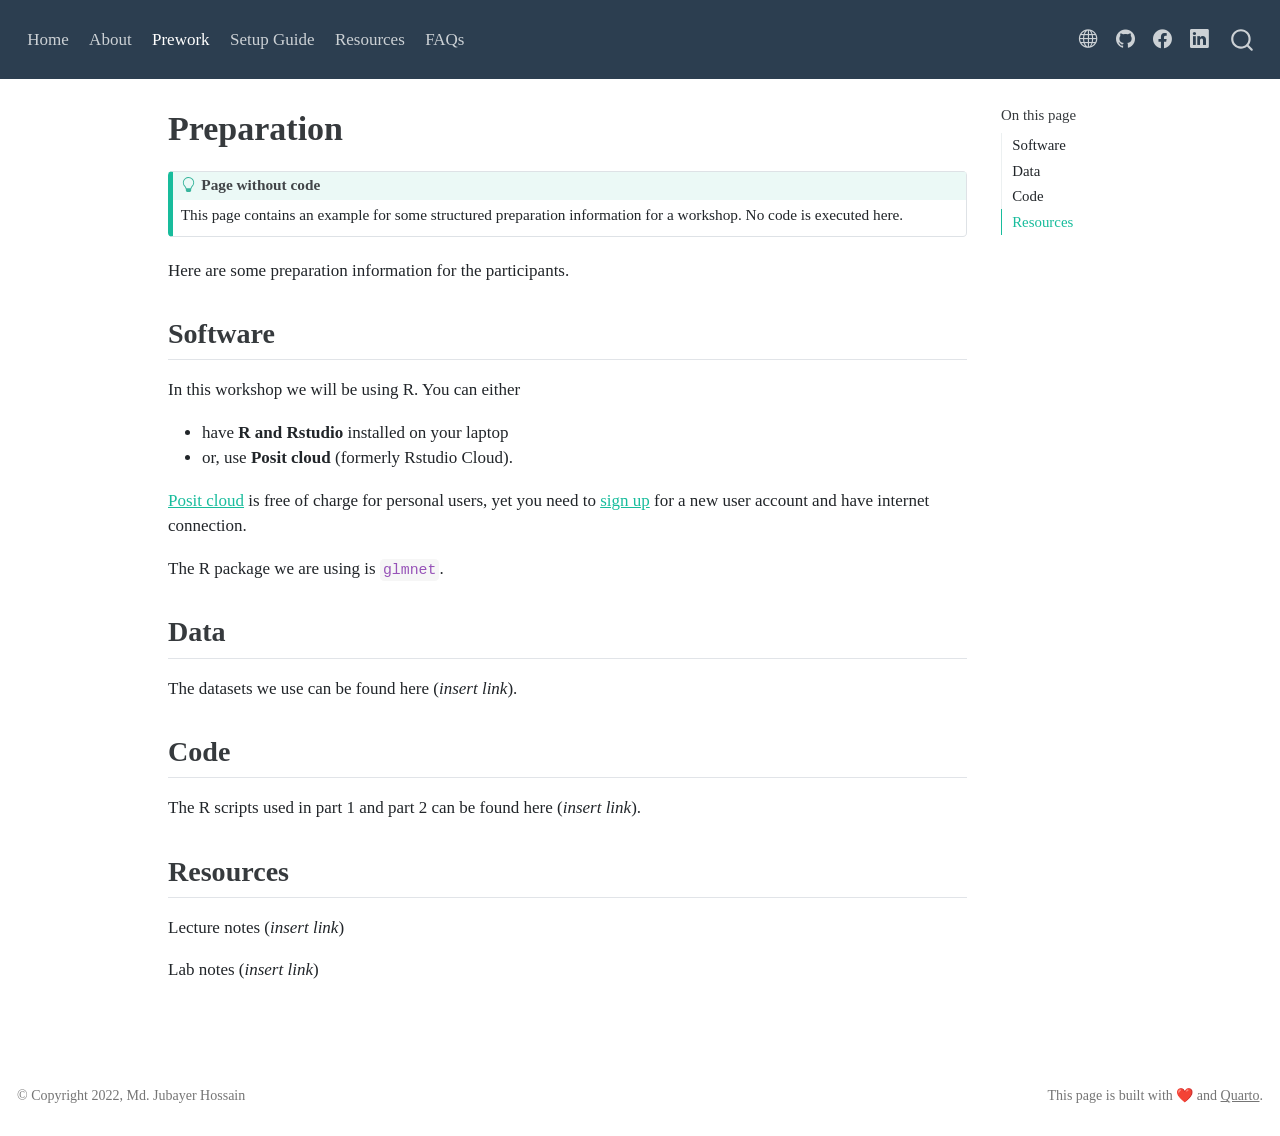
<file: docs/prework.html>
<!DOCTYPE html>
<html xmlns="http://www.w3.org/1999/xhtml" lang="en" xml:lang="en"><head>

<meta charset="utf-8">
<meta name="generator" content="quarto-1.3.433">

<meta name="viewport" content="width=device-width, initial-scale=1.0, user-scalable=yes">


<title>Preparation</title>
<style>
code{white-space: pre-wrap;}
span.smallcaps{font-variant: small-caps;}
div.columns{display: flex; gap: min(4vw, 1.5em);}
div.column{flex: auto; overflow-x: auto;}
div.hanging-indent{margin-left: 1.5em; text-indent: -1.5em;}
ul.task-list{list-style: none;}
ul.task-list li input[type="checkbox"] {
  width: 0.8em;
  margin: 0 0.8em 0.2em -1em; /* quarto-specific, see https://github.com/quarto-dev/quarto-cli/issues/4556 */ 
  vertical-align: middle;
}
</style>


<script src="site_libs/quarto-nav/quarto-nav.js"></script>
<script src="site_libs/clipboard/clipboard.min.js"></script>
<script src="site_libs/quarto-search/autocomplete.umd.js"></script>
<script src="site_libs/quarto-search/fuse.min.js"></script>
<script src="site_libs/quarto-search/quarto-search.js"></script>
<meta name="quarto:offset" content="./">
<script src="site_libs/quarto-html/quarto.js"></script>
<script src="site_libs/quarto-html/popper.min.js"></script>
<script src="site_libs/quarto-html/tippy.umd.min.js"></script>
<script src="site_libs/quarto-html/anchor.min.js"></script>
<link href="site_libs/quarto-html/tippy.css" rel="stylesheet">
<link href="site_libs/quarto-html/quarto-syntax-highlighting.css" rel="stylesheet" id="quarto-text-highlighting-styles">
<script src="site_libs/bootstrap/bootstrap.min.js"></script>
<link href="site_libs/bootstrap/bootstrap-icons.css" rel="stylesheet">
<link href="site_libs/bootstrap/bootstrap.min.css" rel="stylesheet" id="quarto-bootstrap" data-mode="light">
<script id="quarto-search-options" type="application/json">{
  "location": "navbar",
  "copy-button": false,
  "collapse-after": 3,
  "panel-placement": "end",
  "type": "overlay",
  "limit": 20,
  "language": {
    "search-no-results-text": "No results",
    "search-matching-documents-text": "matching documents",
    "search-copy-link-title": "Copy link to search",
    "search-hide-matches-text": "Hide additional matches",
    "search-more-match-text": "more match in this document",
    "search-more-matches-text": "more matches in this document",
    "search-clear-button-title": "Clear",
    "search-detached-cancel-button-title": "Cancel",
    "search-submit-button-title": "Submit",
    "search-label": "Search"
  }
}</script>


<link rel="stylesheet" href="styles.css">
</head>

<body class="nav-fixed">

<div id="quarto-search-results"></div>
  <header id="quarto-header" class="headroom fixed-top">
    <nav class="navbar navbar-expand-lg navbar-dark ">
      <div class="navbar-container container-fluid">
            <div id="quarto-search" class="" title="Search"></div>
          <button class="navbar-toggler" type="button" data-bs-toggle="collapse" data-bs-target="#navbarCollapse" aria-controls="navbarCollapse" aria-expanded="false" aria-label="Toggle navigation" onclick="if (window.quartoToggleHeadroom) { window.quartoToggleHeadroom(); }">
  <span class="navbar-toggler-icon"></span>
</button>
          <div class="collapse navbar-collapse" id="navbarCollapse">
            <ul class="navbar-nav navbar-nav-scroll me-auto">
  <li class="nav-item">
    <a class="nav-link" href="./index.html" rel="" target="">
 <span class="menu-text">Home</span></a>
  </li>  
  <li class="nav-item">
    <a class="nav-link" href="./about.html" rel="" target="">
 <span class="menu-text">About</span></a>
  </li>  
  <li class="nav-item">
    <a class="nav-link active" href="./prework.html" rel="" target="" aria-current="page">
 <span class="menu-text">Prework</span></a>
  </li>  
  <li class="nav-item">
    <a class="nav-link" href="./setup-guide.html" rel="" target="">
 <span class="menu-text">Setup Guide</span></a>
  </li>  
  <li class="nav-item">
    <a class="nav-link" href="./resources.html" rel="" target="">
 <span class="menu-text">Resources</span></a>
  </li>  
  <li class="nav-item">
    <a class="nav-link" href="./q-and-a.html" rel="" target="">
 <span class="menu-text">FAQs</span></a>
  </li>  
</ul>
            <ul class="navbar-nav navbar-nav-scroll ms-auto">
  <li class="nav-item compact">
    <a class="nav-link" href="https://omicscenter.github.io/" rel="" target=""><i class="bi bi-globe" role="img">
</i> 
 <span class="menu-text"></span></a>
  </li>  
  <li class="nav-item compact">
    <a class="nav-link" href="https://github.com/omicscenter" rel="" target=""><i class="bi bi-github" role="img">
</i> 
 <span class="menu-text"></span></a>
  </li>  
  <li class="nav-item compact">
    <a class="nav-link" href="https://www.facebook.com/omicscenter" rel="" target=""><i class="bi bi-facebook" role="img">
</i> 
 <span class="menu-text"></span></a>
  </li>  
  <li class="nav-item compact">
    <a class="nav-link" href="https://www.linkedin.com/company/chiral-bangladesh/" rel="" target=""><i class="bi bi-linkedin" role="img">
</i> 
 <span class="menu-text"></span></a>
  </li>  
</ul>
            <div class="quarto-navbar-tools">
</div>
          </div> <!-- /navcollapse -->
      </div> <!-- /container-fluid -->
    </nav>
</header>
<!-- content -->
<div id="quarto-content" class="quarto-container page-columns page-rows-contents page-layout-article page-navbar">
<!-- sidebar -->
<!-- margin-sidebar -->
    <div id="quarto-margin-sidebar" class="sidebar margin-sidebar">
        <nav id="TOC" role="doc-toc" class="toc-active">
    <h2 id="toc-title">On this page</h2>
   
  <ul>
  <li><a href="#software" id="toc-software" class="nav-link active" data-scroll-target="#software">Software</a></li>
  <li><a href="#data" id="toc-data" class="nav-link" data-scroll-target="#data">Data</a></li>
  <li><a href="#code" id="toc-code" class="nav-link" data-scroll-target="#code">Code</a></li>
  <li><a href="#resources" id="toc-resources" class="nav-link" data-scroll-target="#resources">Resources</a></li>
  </ul>
</nav>
    </div>
<!-- main -->
<main class="content" id="quarto-document-content">

<header id="title-block-header" class="quarto-title-block default">
<div class="quarto-title">
<h1 class="title">Preparation</h1>
</div>



<div class="quarto-title-meta">

    
  
    
  </div>
  

</header>

<div class="callout callout-style-default callout-tip callout-titled">
<div class="callout-header d-flex align-content-center">
<div class="callout-icon-container">
<i class="callout-icon"></i>
</div>
<div class="callout-title-container flex-fill">
Page without code
</div>
</div>
<div class="callout-body-container callout-body">
<p>This page contains an example for some structured preparation information for a workshop. No code is executed here.</p>
</div>
</div>
<p>Here are some preparation information for the participants.</p>
<section id="software" class="level2">
<h2 class="anchored" data-anchor-id="software">Software</h2>
<p>In this workshop we will be using R. You can either</p>
<ul>
<li>have <strong>R and Rstudio</strong> installed on your laptop</li>
<li>or, use <strong>Posit cloud</strong> (formerly Rstudio Cloud).</li>
</ul>
<p><a href="https://posit.cloud">Posit cloud</a> is free of charge for personal users, yet you need to <a href="https://posit.cloud/plans/free">sign up</a> for a new user account and have internet connection.</p>
<p>The R package we are using is <code>glmnet</code>.</p>
</section>
<section id="data" class="level2">
<h2 class="anchored" data-anchor-id="data">Data</h2>
<p>The datasets we use can be found here (<em>insert link</em>).</p>
</section>
<section id="code" class="level2">
<h2 class="anchored" data-anchor-id="code">Code</h2>
<p>The R scripts used in part 1 and part 2 can be found here (<em>insert link</em>).</p>
</section>
<section id="resources" class="level2">
<h2 class="anchored" data-anchor-id="resources">Resources</h2>
<p>Lecture notes (<em>insert link</em>)</p>
<p>Lab notes (<em>insert link</em>)</p>


</section>

</main> <!-- /main -->
<script id="quarto-html-after-body" type="application/javascript">
window.document.addEventListener("DOMContentLoaded", function (event) {
  const toggleBodyColorMode = (bsSheetEl) => {
    const mode = bsSheetEl.getAttribute("data-mode");
    const bodyEl = window.document.querySelector("body");
    if (mode === "dark") {
      bodyEl.classList.add("quarto-dark");
      bodyEl.classList.remove("quarto-light");
    } else {
      bodyEl.classList.add("quarto-light");
      bodyEl.classList.remove("quarto-dark");
    }
  }
  const toggleBodyColorPrimary = () => {
    const bsSheetEl = window.document.querySelector("link#quarto-bootstrap");
    if (bsSheetEl) {
      toggleBodyColorMode(bsSheetEl);
    }
  }
  toggleBodyColorPrimary();  
  const icon = "";
  const anchorJS = new window.AnchorJS();
  anchorJS.options = {
    placement: 'right',
    icon: icon
  };
  anchorJS.add('.anchored');
  const isCodeAnnotation = (el) => {
    for (const clz of el.classList) {
      if (clz.startsWith('code-annotation-')) {                     
        return true;
      }
    }
    return false;
  }
  const clipboard = new window.ClipboardJS('.code-copy-button', {
    text: function(trigger) {
      const codeEl = trigger.previousElementSibling.cloneNode(true);
      for (const childEl of codeEl.children) {
        if (isCodeAnnotation(childEl)) {
          childEl.remove();
        }
      }
      return codeEl.innerText;
    }
  });
  clipboard.on('success', function(e) {
    // button target
    const button = e.trigger;
    // don't keep focus
    button.blur();
    // flash "checked"
    button.classList.add('code-copy-button-checked');
    var currentTitle = button.getAttribute("title");
    button.setAttribute("title", "Copied!");
    let tooltip;
    if (window.bootstrap) {
      button.setAttribute("data-bs-toggle", "tooltip");
      button.setAttribute("data-bs-placement", "left");
      button.setAttribute("data-bs-title", "Copied!");
      tooltip = new bootstrap.Tooltip(button, 
        { trigger: "manual", 
          customClass: "code-copy-button-tooltip",
          offset: [0, -8]});
      tooltip.show();    
    }
    setTimeout(function() {
      if (tooltip) {
        tooltip.hide();
        button.removeAttribute("data-bs-title");
        button.removeAttribute("data-bs-toggle");
        button.removeAttribute("data-bs-placement");
      }
      button.setAttribute("title", currentTitle);
      button.classList.remove('code-copy-button-checked');
    }, 1000);
    // clear code selection
    e.clearSelection();
  });
  function tippyHover(el, contentFn) {
    const config = {
      allowHTML: true,
      content: contentFn,
      maxWidth: 500,
      delay: 100,
      arrow: false,
      appendTo: function(el) {
          return el.parentElement;
      },
      interactive: true,
      interactiveBorder: 10,
      theme: 'quarto',
      placement: 'bottom-start'
    };
    window.tippy(el, config); 
  }
  const noterefs = window.document.querySelectorAll('a[role="doc-noteref"]');
  for (var i=0; i<noterefs.length; i++) {
    const ref = noterefs[i];
    tippyHover(ref, function() {
      // use id or data attribute instead here
      let href = ref.getAttribute('data-footnote-href') || ref.getAttribute('href');
      try { href = new URL(href).hash; } catch {}
      const id = href.replace(/^#\/?/, "");
      const note = window.document.getElementById(id);
      return note.innerHTML;
    });
  }
      let selectedAnnoteEl;
      const selectorForAnnotation = ( cell, annotation) => {
        let cellAttr = 'data-code-cell="' + cell + '"';
        let lineAttr = 'data-code-annotation="' +  annotation + '"';
        const selector = 'span[' + cellAttr + '][' + lineAttr + ']';
        return selector;
      }
      const selectCodeLines = (annoteEl) => {
        const doc = window.document;
        const targetCell = annoteEl.getAttribute("data-target-cell");
        const targetAnnotation = annoteEl.getAttribute("data-target-annotation");
        const annoteSpan = window.document.querySelector(selectorForAnnotation(targetCell, targetAnnotation));
        const lines = annoteSpan.getAttribute("data-code-lines").split(",");
        const lineIds = lines.map((line) => {
          return targetCell + "-" + line;
        })
        let top = null;
        let height = null;
        let parent = null;
        if (lineIds.length > 0) {
            //compute the position of the single el (top and bottom and make a div)
            const el = window.document.getElementById(lineIds[0]);
            top = el.offsetTop;
            height = el.offsetHeight;
            parent = el.parentElement.parentElement;
          if (lineIds.length > 1) {
            const lastEl = window.document.getElementById(lineIds[lineIds.length - 1]);
            const bottom = lastEl.offsetTop + lastEl.offsetHeight;
            height = bottom - top;
          }
          if (top !== null && height !== null && parent !== null) {
            // cook up a div (if necessary) and position it 
            let div = window.document.getElementById("code-annotation-line-highlight");
            if (div === null) {
              div = window.document.createElement("div");
              div.setAttribute("id", "code-annotation-line-highlight");
              div.style.position = 'absolute';
              parent.appendChild(div);
            }
            div.style.top = top - 2 + "px";
            div.style.height = height + 4 + "px";
            let gutterDiv = window.document.getElementById("code-annotation-line-highlight-gutter");
            if (gutterDiv === null) {
              gutterDiv = window.document.createElement("div");
              gutterDiv.setAttribute("id", "code-annotation-line-highlight-gutter");
              gutterDiv.style.position = 'absolute';
              const codeCell = window.document.getElementById(targetCell);
              const gutter = codeCell.querySelector('.code-annotation-gutter');
              gutter.appendChild(gutterDiv);
            }
            gutterDiv.style.top = top - 2 + "px";
            gutterDiv.style.height = height + 4 + "px";
          }
          selectedAnnoteEl = annoteEl;
        }
      };
      const unselectCodeLines = () => {
        const elementsIds = ["code-annotation-line-highlight", "code-annotation-line-highlight-gutter"];
        elementsIds.forEach((elId) => {
          const div = window.document.getElementById(elId);
          if (div) {
            div.remove();
          }
        });
        selectedAnnoteEl = undefined;
      };
      // Attach click handler to the DT
      const annoteDls = window.document.querySelectorAll('dt[data-target-cell]');
      for (const annoteDlNode of annoteDls) {
        annoteDlNode.addEventListener('click', (event) => {
          const clickedEl = event.target;
          if (clickedEl !== selectedAnnoteEl) {
            unselectCodeLines();
            const activeEl = window.document.querySelector('dt[data-target-cell].code-annotation-active');
            if (activeEl) {
              activeEl.classList.remove('code-annotation-active');
            }
            selectCodeLines(clickedEl);
            clickedEl.classList.add('code-annotation-active');
          } else {
            // Unselect the line
            unselectCodeLines();
            clickedEl.classList.remove('code-annotation-active');
          }
        });
      }
  const findCites = (el) => {
    const parentEl = el.parentElement;
    if (parentEl) {
      const cites = parentEl.dataset.cites;
      if (cites) {
        return {
          el,
          cites: cites.split(' ')
        };
      } else {
        return findCites(el.parentElement)
      }
    } else {
      return undefined;
    }
  };
  var bibliorefs = window.document.querySelectorAll('a[role="doc-biblioref"]');
  for (var i=0; i<bibliorefs.length; i++) {
    const ref = bibliorefs[i];
    const citeInfo = findCites(ref);
    if (citeInfo) {
      tippyHover(citeInfo.el, function() {
        var popup = window.document.createElement('div');
        citeInfo.cites.forEach(function(cite) {
          var citeDiv = window.document.createElement('div');
          citeDiv.classList.add('hanging-indent');
          citeDiv.classList.add('csl-entry');
          var biblioDiv = window.document.getElementById('ref-' + cite);
          if (biblioDiv) {
            citeDiv.innerHTML = biblioDiv.innerHTML;
          }
          popup.appendChild(citeDiv);
        });
        return popup.innerHTML;
      });
    }
  }
});
</script>
</div> <!-- /content -->
<footer class="footer">
  <div class="nav-footer">
    <div class="nav-footer-left">© Copyright 2022, Md. Jubayer Hossain</div>   
    <div class="nav-footer-center">
      &nbsp;
    </div>
    <div class="nav-footer-right">This page is built with ❤️ and <a href="https://quarto.org/">Quarto</a>.</div>
  </div>
</footer>



</body></html>
</file>
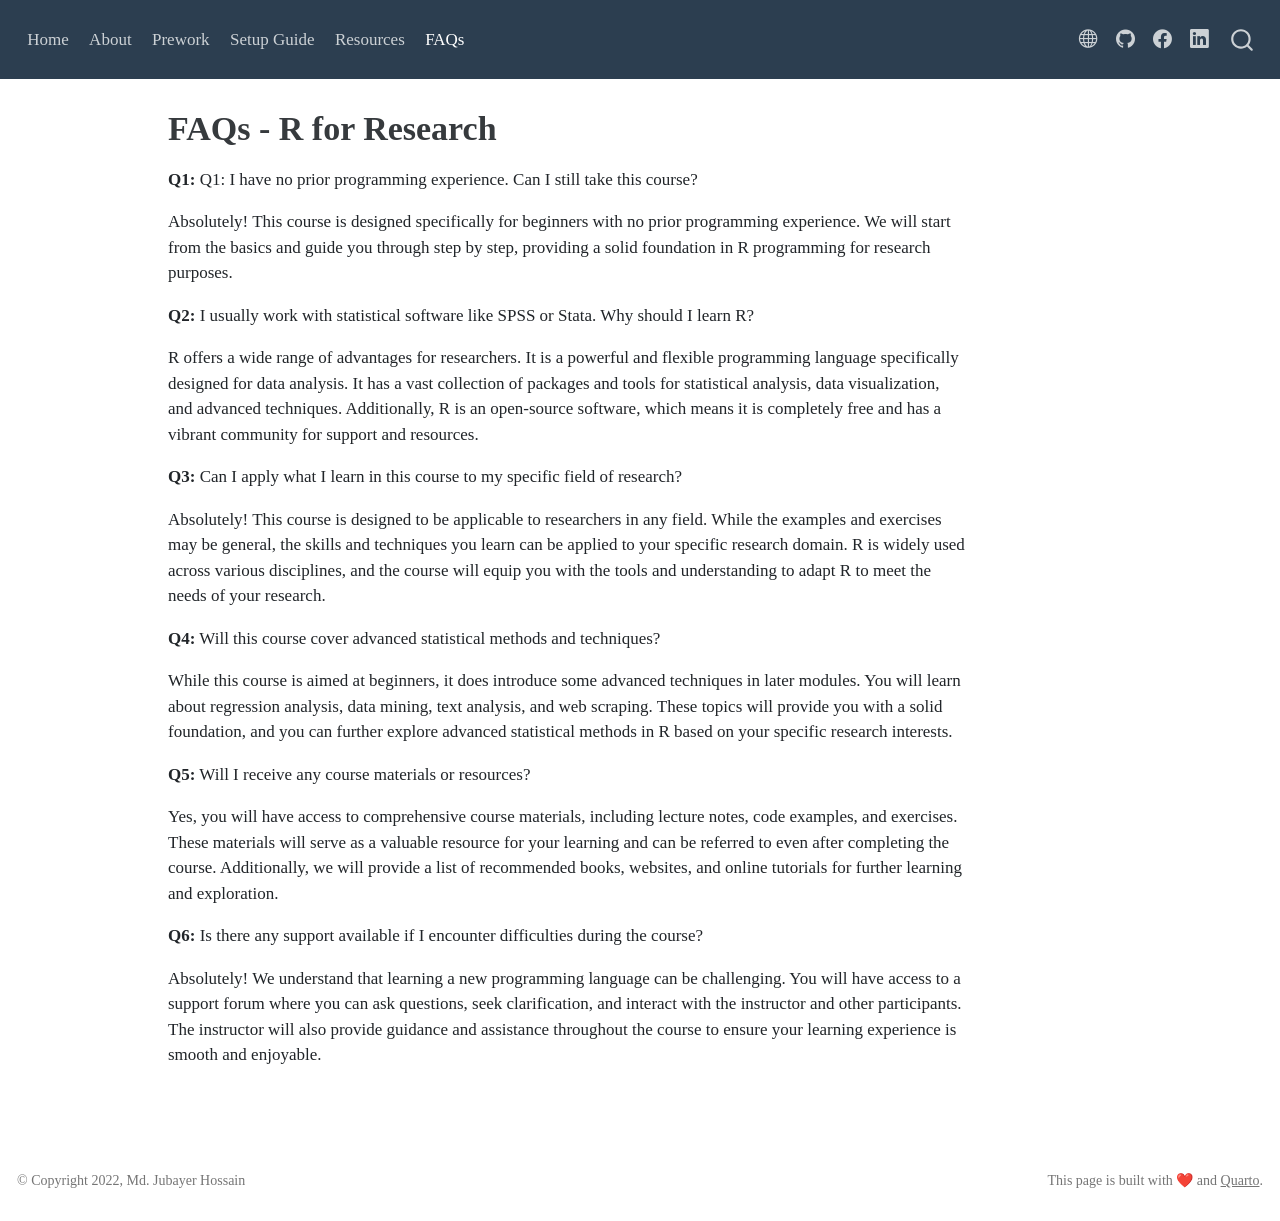
<file: docs/q-and-a.html>
<!DOCTYPE html>
<html xmlns="http://www.w3.org/1999/xhtml" lang="en" xml:lang="en"><head>

<meta charset="utf-8">
<meta name="generator" content="quarto-1.3.433">

<meta name="viewport" content="width=device-width, initial-scale=1.0, user-scalable=yes">


<title>FAQs - R for Research</title>
<style>
code{white-space: pre-wrap;}
span.smallcaps{font-variant: small-caps;}
div.columns{display: flex; gap: min(4vw, 1.5em);}
div.column{flex: auto; overflow-x: auto;}
div.hanging-indent{margin-left: 1.5em; text-indent: -1.5em;}
ul.task-list{list-style: none;}
ul.task-list li input[type="checkbox"] {
  width: 0.8em;
  margin: 0 0.8em 0.2em -1em; /* quarto-specific, see https://github.com/quarto-dev/quarto-cli/issues/4556 */ 
  vertical-align: middle;
}
</style>


<script src="site_libs/quarto-nav/quarto-nav.js"></script>
<script src="site_libs/clipboard/clipboard.min.js"></script>
<script src="site_libs/quarto-search/autocomplete.umd.js"></script>
<script src="site_libs/quarto-search/fuse.min.js"></script>
<script src="site_libs/quarto-search/quarto-search.js"></script>
<meta name="quarto:offset" content="./">
<script src="site_libs/quarto-html/quarto.js"></script>
<script src="site_libs/quarto-html/popper.min.js"></script>
<script src="site_libs/quarto-html/tippy.umd.min.js"></script>
<script src="site_libs/quarto-html/anchor.min.js"></script>
<link href="site_libs/quarto-html/tippy.css" rel="stylesheet">
<link href="site_libs/quarto-html/quarto-syntax-highlighting.css" rel="stylesheet" id="quarto-text-highlighting-styles">
<script src="site_libs/bootstrap/bootstrap.min.js"></script>
<link href="site_libs/bootstrap/bootstrap-icons.css" rel="stylesheet">
<link href="site_libs/bootstrap/bootstrap.min.css" rel="stylesheet" id="quarto-bootstrap" data-mode="light">
<script id="quarto-search-options" type="application/json">{
  "location": "navbar",
  "copy-button": false,
  "collapse-after": 3,
  "panel-placement": "end",
  "type": "overlay",
  "limit": 20,
  "language": {
    "search-no-results-text": "No results",
    "search-matching-documents-text": "matching documents",
    "search-copy-link-title": "Copy link to search",
    "search-hide-matches-text": "Hide additional matches",
    "search-more-match-text": "more match in this document",
    "search-more-matches-text": "more matches in this document",
    "search-clear-button-title": "Clear",
    "search-detached-cancel-button-title": "Cancel",
    "search-submit-button-title": "Submit",
    "search-label": "Search"
  }
}</script>


<link rel="stylesheet" href="styles.css">
</head>

<body class="nav-fixed">

<div id="quarto-search-results"></div>
  <header id="quarto-header" class="headroom fixed-top">
    <nav class="navbar navbar-expand-lg navbar-dark ">
      <div class="navbar-container container-fluid">
            <div id="quarto-search" class="" title="Search"></div>
          <button class="navbar-toggler" type="button" data-bs-toggle="collapse" data-bs-target="#navbarCollapse" aria-controls="navbarCollapse" aria-expanded="false" aria-label="Toggle navigation" onclick="if (window.quartoToggleHeadroom) { window.quartoToggleHeadroom(); }">
  <span class="navbar-toggler-icon"></span>
</button>
          <div class="collapse navbar-collapse" id="navbarCollapse">
            <ul class="navbar-nav navbar-nav-scroll me-auto">
  <li class="nav-item">
    <a class="nav-link" href="./index.html" rel="" target="">
 <span class="menu-text">Home</span></a>
  </li>  
  <li class="nav-item">
    <a class="nav-link" href="./about.html" rel="" target="">
 <span class="menu-text">About</span></a>
  </li>  
  <li class="nav-item">
    <a class="nav-link" href="./prework.html" rel="" target="">
 <span class="menu-text">Prework</span></a>
  </li>  
  <li class="nav-item">
    <a class="nav-link" href="./setup-guide.html" rel="" target="">
 <span class="menu-text">Setup Guide</span></a>
  </li>  
  <li class="nav-item">
    <a class="nav-link" href="./resources.html" rel="" target="">
 <span class="menu-text">Resources</span></a>
  </li>  
  <li class="nav-item">
    <a class="nav-link active" href="./q-and-a.html" rel="" target="" aria-current="page">
 <span class="menu-text">FAQs</span></a>
  </li>  
</ul>
            <ul class="navbar-nav navbar-nav-scroll ms-auto">
  <li class="nav-item compact">
    <a class="nav-link" href="https://omicscenter.github.io/" rel="" target=""><i class="bi bi-globe" role="img">
</i> 
 <span class="menu-text"></span></a>
  </li>  
  <li class="nav-item compact">
    <a class="nav-link" href="https://github.com/omicscenter" rel="" target=""><i class="bi bi-github" role="img">
</i> 
 <span class="menu-text"></span></a>
  </li>  
  <li class="nav-item compact">
    <a class="nav-link" href="https://www.facebook.com/omicscenter" rel="" target=""><i class="bi bi-facebook" role="img">
</i> 
 <span class="menu-text"></span></a>
  </li>  
  <li class="nav-item compact">
    <a class="nav-link" href="https://www.linkedin.com/company/chiral-bangladesh/" rel="" target=""><i class="bi bi-linkedin" role="img">
</i> 
 <span class="menu-text"></span></a>
  </li>  
</ul>
            <div class="quarto-navbar-tools">
</div>
          </div> <!-- /navcollapse -->
      </div> <!-- /container-fluid -->
    </nav>
</header>
<!-- content -->
<div id="quarto-content" class="quarto-container page-columns page-rows-contents page-layout-article page-navbar">
<!-- sidebar -->
<!-- margin-sidebar -->
    <div id="quarto-margin-sidebar" class="sidebar margin-sidebar">
        
    </div>
<!-- main -->
<main class="content" id="quarto-document-content">

<header id="title-block-header" class="quarto-title-block default">
<div class="quarto-title">
<h1 class="title">FAQs - R for Research</h1>
</div>



<div class="quarto-title-meta">

    
  
    
  </div>
  

</header>

<p><strong>Q1:</strong> Q1: I have no prior programming experience. Can I still take this course?</p>
<p>Absolutely! This course is designed specifically for beginners with no prior programming experience. We will start from the basics and guide you through step by step, providing a solid foundation in R programming for research purposes.</p>
<p><strong>Q2:</strong> I usually work with statistical software like SPSS or Stata. Why should I learn R?</p>
<p>R offers a wide range of advantages for researchers. It is a powerful and flexible programming language specifically designed for data analysis. It has a vast collection of packages and tools for statistical analysis, data visualization, and advanced techniques. Additionally, R is an open-source software, which means it is completely free and has a vibrant community for support and resources.</p>
<p><strong>Q3:</strong> Can I apply what I learn in this course to my specific field of research?</p>
<p>Absolutely! This course is designed to be applicable to researchers in any field. While the examples and exercises may be general, the skills and techniques you learn can be applied to your specific research domain. R is widely used across various disciplines, and the course will equip you with the tools and understanding to adapt R to meet the needs of your research.</p>
<p><strong>Q4:</strong> Will this course cover advanced statistical methods and techniques?</p>
<p>While this course is aimed at beginners, it does introduce some advanced techniques in later modules. You will learn about regression analysis, data mining, text analysis, and web scraping. These topics will provide you with a solid foundation, and you can further explore advanced statistical methods in R based on your specific research interests.</p>
<p><strong>Q5:</strong> Will I receive any course materials or resources?</p>
<p>Yes, you will have access to comprehensive course materials, including lecture notes, code examples, and exercises. These materials will serve as a valuable resource for your learning and can be referred to even after completing the course. Additionally, we will provide a list of recommended books, websites, and online tutorials for further learning and exploration.</p>
<p><strong>Q6:</strong> Is there any support available if I encounter difficulties during the course?</p>
<p>Absolutely! We understand that learning a new programming language can be challenging. You will have access to a support forum where you can ask questions, seek clarification, and interact with the instructor and other participants. The instructor will also provide guidance and assistance throughout the course to ensure your learning experience is smooth and enjoyable.</p>



</main> <!-- /main -->
<script id="quarto-html-after-body" type="application/javascript">
window.document.addEventListener("DOMContentLoaded", function (event) {
  const toggleBodyColorMode = (bsSheetEl) => {
    const mode = bsSheetEl.getAttribute("data-mode");
    const bodyEl = window.document.querySelector("body");
    if (mode === "dark") {
      bodyEl.classList.add("quarto-dark");
      bodyEl.classList.remove("quarto-light");
    } else {
      bodyEl.classList.add("quarto-light");
      bodyEl.classList.remove("quarto-dark");
    }
  }
  const toggleBodyColorPrimary = () => {
    const bsSheetEl = window.document.querySelector("link#quarto-bootstrap");
    if (bsSheetEl) {
      toggleBodyColorMode(bsSheetEl);
    }
  }
  toggleBodyColorPrimary();  
  const icon = "";
  const anchorJS = new window.AnchorJS();
  anchorJS.options = {
    placement: 'right',
    icon: icon
  };
  anchorJS.add('.anchored');
  const isCodeAnnotation = (el) => {
    for (const clz of el.classList) {
      if (clz.startsWith('code-annotation-')) {                     
        return true;
      }
    }
    return false;
  }
  const clipboard = new window.ClipboardJS('.code-copy-button', {
    text: function(trigger) {
      const codeEl = trigger.previousElementSibling.cloneNode(true);
      for (const childEl of codeEl.children) {
        if (isCodeAnnotation(childEl)) {
          childEl.remove();
        }
      }
      return codeEl.innerText;
    }
  });
  clipboard.on('success', function(e) {
    // button target
    const button = e.trigger;
    // don't keep focus
    button.blur();
    // flash "checked"
    button.classList.add('code-copy-button-checked');
    var currentTitle = button.getAttribute("title");
    button.setAttribute("title", "Copied!");
    let tooltip;
    if (window.bootstrap) {
      button.setAttribute("data-bs-toggle", "tooltip");
      button.setAttribute("data-bs-placement", "left");
      button.setAttribute("data-bs-title", "Copied!");
      tooltip = new bootstrap.Tooltip(button, 
        { trigger: "manual", 
          customClass: "code-copy-button-tooltip",
          offset: [0, -8]});
      tooltip.show();    
    }
    setTimeout(function() {
      if (tooltip) {
        tooltip.hide();
        button.removeAttribute("data-bs-title");
        button.removeAttribute("data-bs-toggle");
        button.removeAttribute("data-bs-placement");
      }
      button.setAttribute("title", currentTitle);
      button.classList.remove('code-copy-button-checked');
    }, 1000);
    // clear code selection
    e.clearSelection();
  });
  function tippyHover(el, contentFn) {
    const config = {
      allowHTML: true,
      content: contentFn,
      maxWidth: 500,
      delay: 100,
      arrow: false,
      appendTo: function(el) {
          return el.parentElement;
      },
      interactive: true,
      interactiveBorder: 10,
      theme: 'quarto',
      placement: 'bottom-start'
    };
    window.tippy(el, config); 
  }
  const noterefs = window.document.querySelectorAll('a[role="doc-noteref"]');
  for (var i=0; i<noterefs.length; i++) {
    const ref = noterefs[i];
    tippyHover(ref, function() {
      // use id or data attribute instead here
      let href = ref.getAttribute('data-footnote-href') || ref.getAttribute('href');
      try { href = new URL(href).hash; } catch {}
      const id = href.replace(/^#\/?/, "");
      const note = window.document.getElementById(id);
      return note.innerHTML;
    });
  }
      let selectedAnnoteEl;
      const selectorForAnnotation = ( cell, annotation) => {
        let cellAttr = 'data-code-cell="' + cell + '"';
        let lineAttr = 'data-code-annotation="' +  annotation + '"';
        const selector = 'span[' + cellAttr + '][' + lineAttr + ']';
        return selector;
      }
      const selectCodeLines = (annoteEl) => {
        const doc = window.document;
        const targetCell = annoteEl.getAttribute("data-target-cell");
        const targetAnnotation = annoteEl.getAttribute("data-target-annotation");
        const annoteSpan = window.document.querySelector(selectorForAnnotation(targetCell, targetAnnotation));
        const lines = annoteSpan.getAttribute("data-code-lines").split(",");
        const lineIds = lines.map((line) => {
          return targetCell + "-" + line;
        })
        let top = null;
        let height = null;
        let parent = null;
        if (lineIds.length > 0) {
            //compute the position of the single el (top and bottom and make a div)
            const el = window.document.getElementById(lineIds[0]);
            top = el.offsetTop;
            height = el.offsetHeight;
            parent = el.parentElement.parentElement;
          if (lineIds.length > 1) {
            const lastEl = window.document.getElementById(lineIds[lineIds.length - 1]);
            const bottom = lastEl.offsetTop + lastEl.offsetHeight;
            height = bottom - top;
          }
          if (top !== null && height !== null && parent !== null) {
            // cook up a div (if necessary) and position it 
            let div = window.document.getElementById("code-annotation-line-highlight");
            if (div === null) {
              div = window.document.createElement("div");
              div.setAttribute("id", "code-annotation-line-highlight");
              div.style.position = 'absolute';
              parent.appendChild(div);
            }
            div.style.top = top - 2 + "px";
            div.style.height = height + 4 + "px";
            let gutterDiv = window.document.getElementById("code-annotation-line-highlight-gutter");
            if (gutterDiv === null) {
              gutterDiv = window.document.createElement("div");
              gutterDiv.setAttribute("id", "code-annotation-line-highlight-gutter");
              gutterDiv.style.position = 'absolute';
              const codeCell = window.document.getElementById(targetCell);
              const gutter = codeCell.querySelector('.code-annotation-gutter');
              gutter.appendChild(gutterDiv);
            }
            gutterDiv.style.top = top - 2 + "px";
            gutterDiv.style.height = height + 4 + "px";
          }
          selectedAnnoteEl = annoteEl;
        }
      };
      const unselectCodeLines = () => {
        const elementsIds = ["code-annotation-line-highlight", "code-annotation-line-highlight-gutter"];
        elementsIds.forEach((elId) => {
          const div = window.document.getElementById(elId);
          if (div) {
            div.remove();
          }
        });
        selectedAnnoteEl = undefined;
      };
      // Attach click handler to the DT
      const annoteDls = window.document.querySelectorAll('dt[data-target-cell]');
      for (const annoteDlNode of annoteDls) {
        annoteDlNode.addEventListener('click', (event) => {
          const clickedEl = event.target;
          if (clickedEl !== selectedAnnoteEl) {
            unselectCodeLines();
            const activeEl = window.document.querySelector('dt[data-target-cell].code-annotation-active');
            if (activeEl) {
              activeEl.classList.remove('code-annotation-active');
            }
            selectCodeLines(clickedEl);
            clickedEl.classList.add('code-annotation-active');
          } else {
            // Unselect the line
            unselectCodeLines();
            clickedEl.classList.remove('code-annotation-active');
          }
        });
      }
  const findCites = (el) => {
    const parentEl = el.parentElement;
    if (parentEl) {
      const cites = parentEl.dataset.cites;
      if (cites) {
        return {
          el,
          cites: cites.split(' ')
        };
      } else {
        return findCites(el.parentElement)
      }
    } else {
      return undefined;
    }
  };
  var bibliorefs = window.document.querySelectorAll('a[role="doc-biblioref"]');
  for (var i=0; i<bibliorefs.length; i++) {
    const ref = bibliorefs[i];
    const citeInfo = findCites(ref);
    if (citeInfo) {
      tippyHover(citeInfo.el, function() {
        var popup = window.document.createElement('div');
        citeInfo.cites.forEach(function(cite) {
          var citeDiv = window.document.createElement('div');
          citeDiv.classList.add('hanging-indent');
          citeDiv.classList.add('csl-entry');
          var biblioDiv = window.document.getElementById('ref-' + cite);
          if (biblioDiv) {
            citeDiv.innerHTML = biblioDiv.innerHTML;
          }
          popup.appendChild(citeDiv);
        });
        return popup.innerHTML;
      });
    }
  }
});
</script>
</div> <!-- /content -->
<footer class="footer">
  <div class="nav-footer">
    <div class="nav-footer-left">© Copyright 2022, Md. Jubayer Hossain</div>   
    <div class="nav-footer-center">
      &nbsp;
    </div>
    <div class="nav-footer-right">This page is built with ❤️ and <a href="https://quarto.org/">Quarto</a>.</div>
  </div>
</footer>



</body></html>
</file>
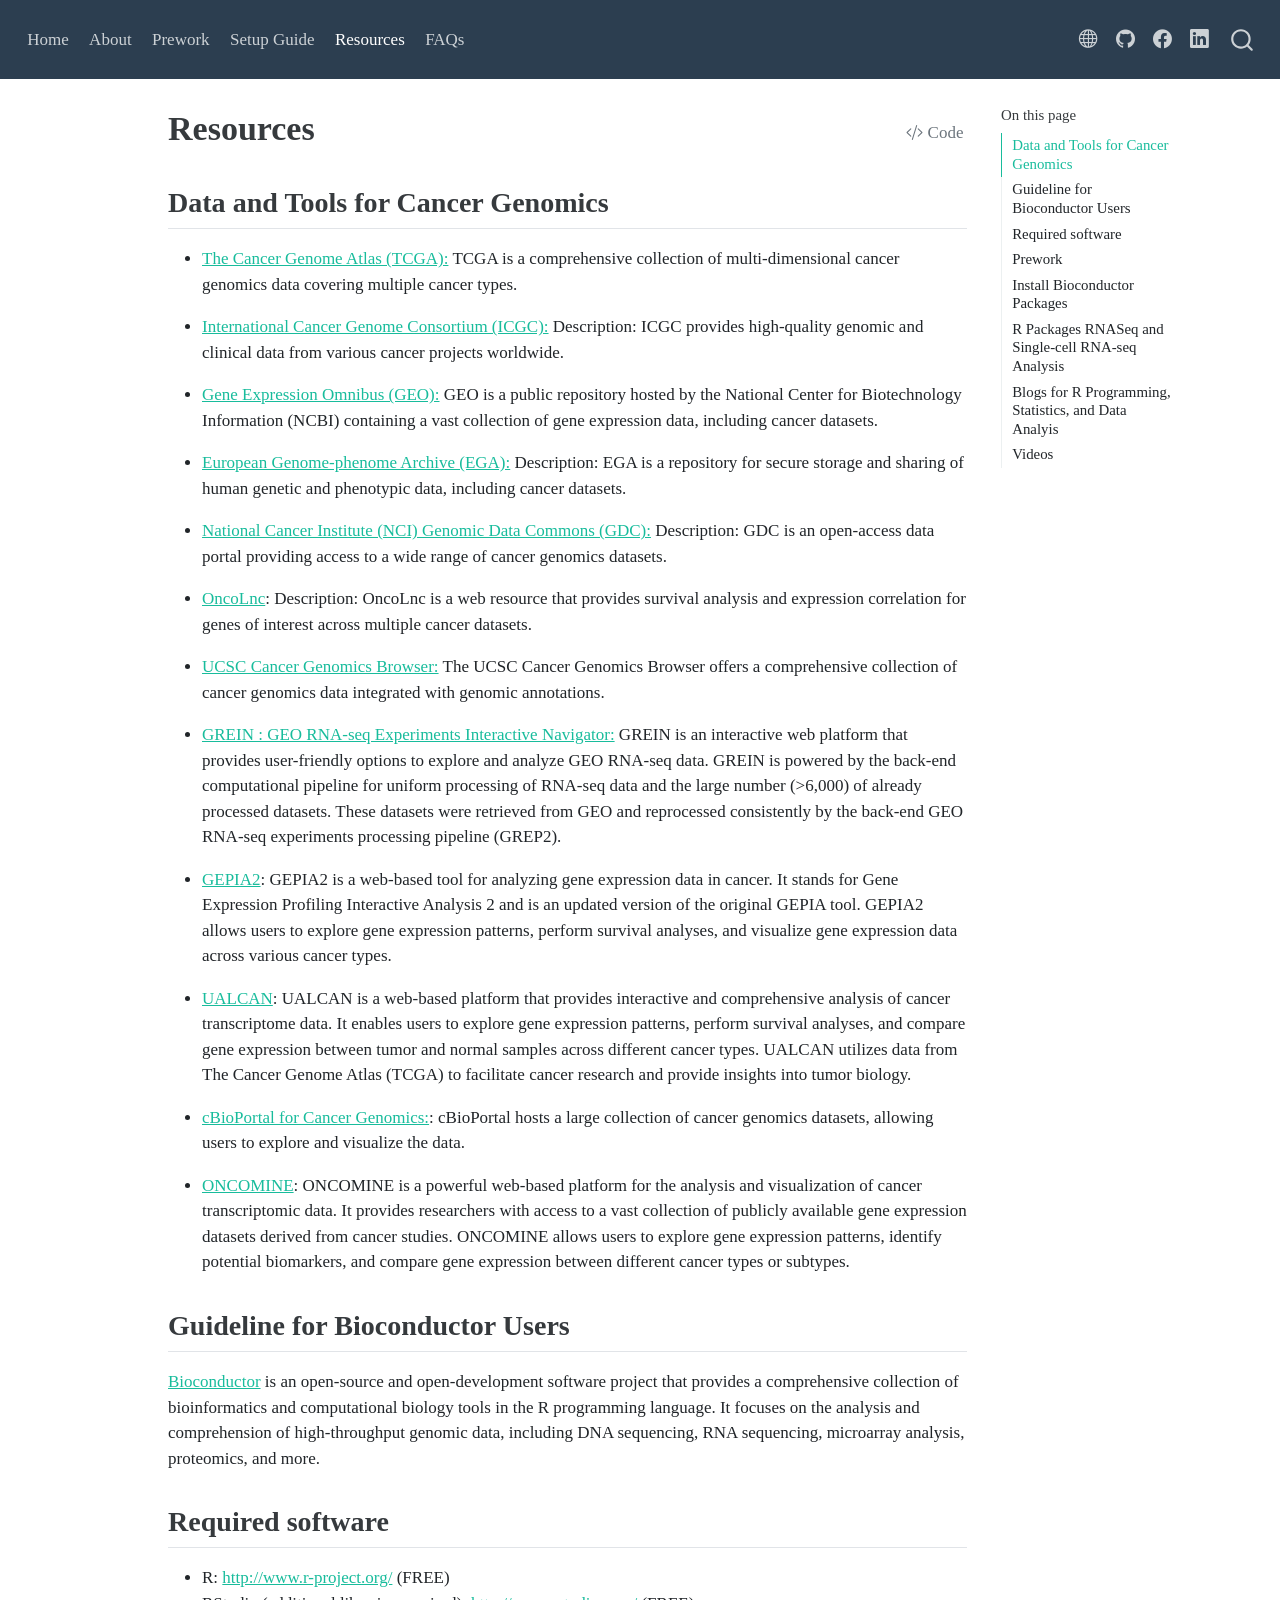
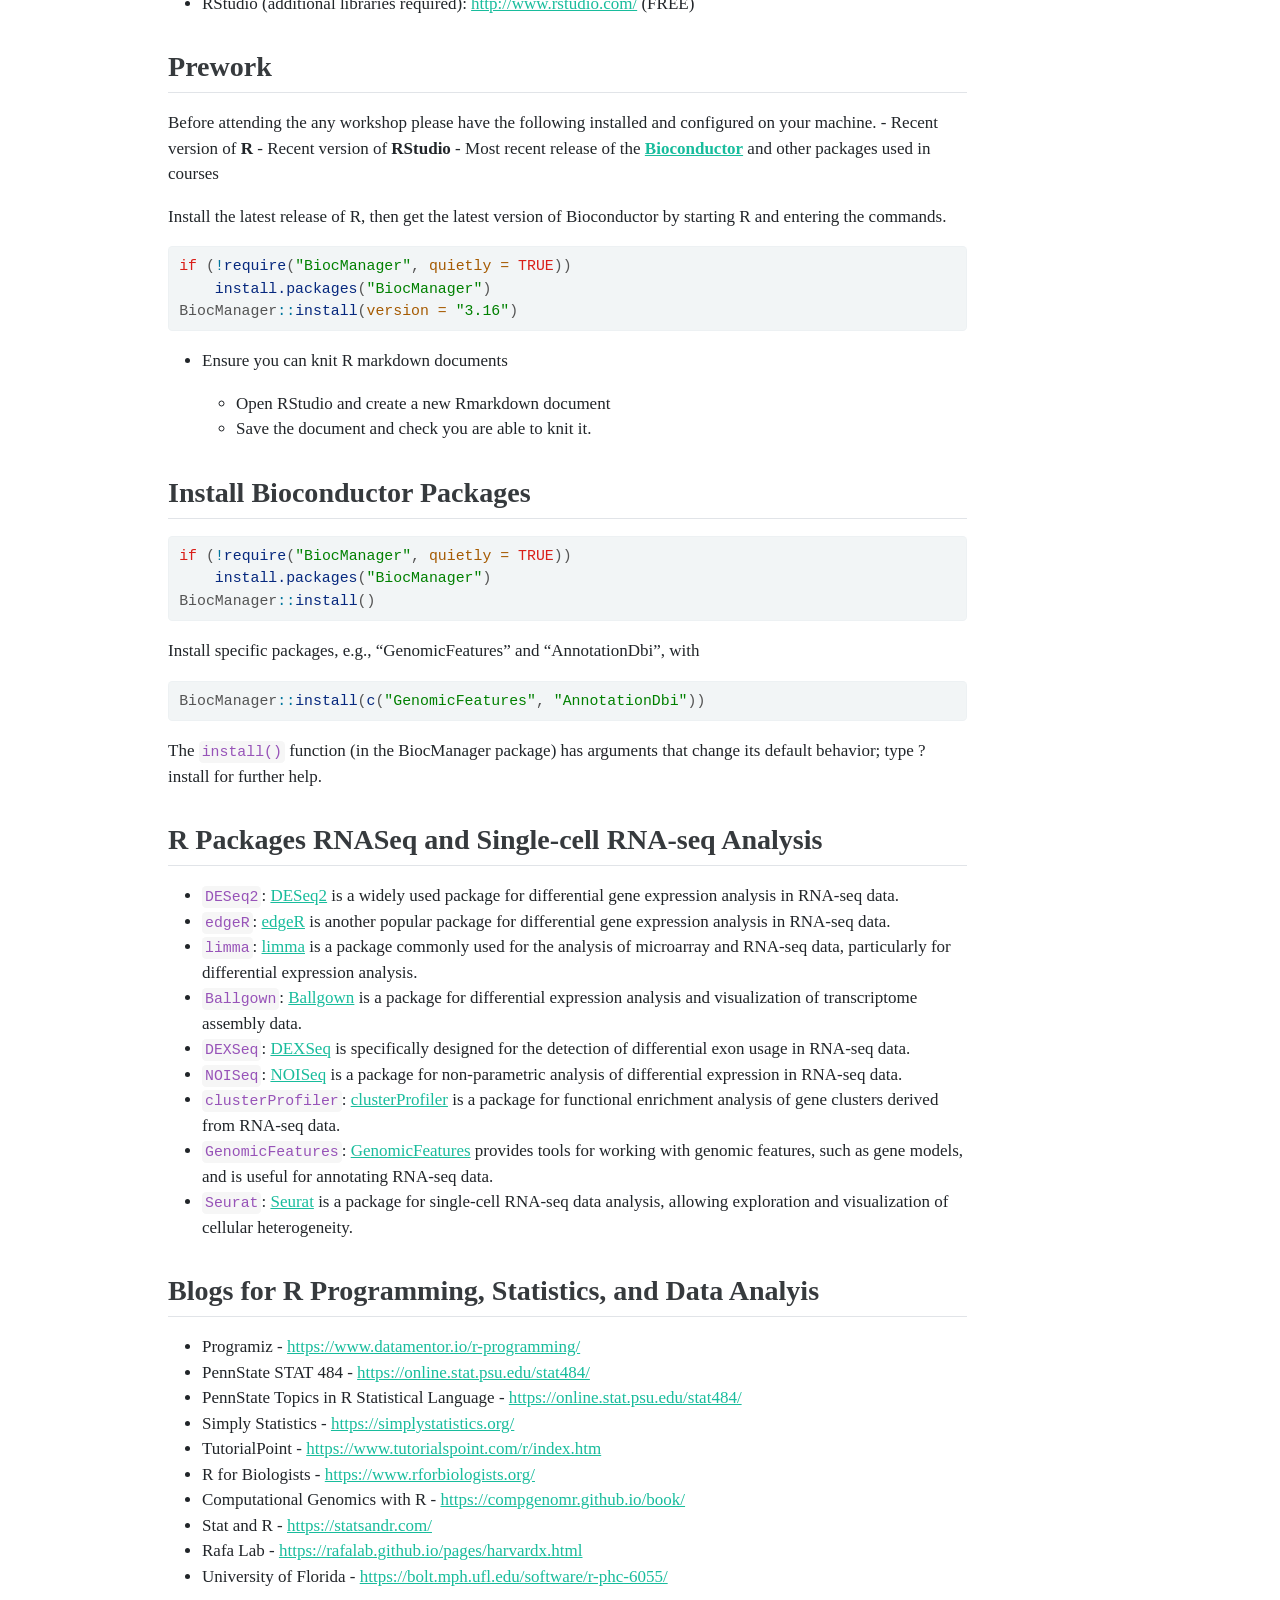
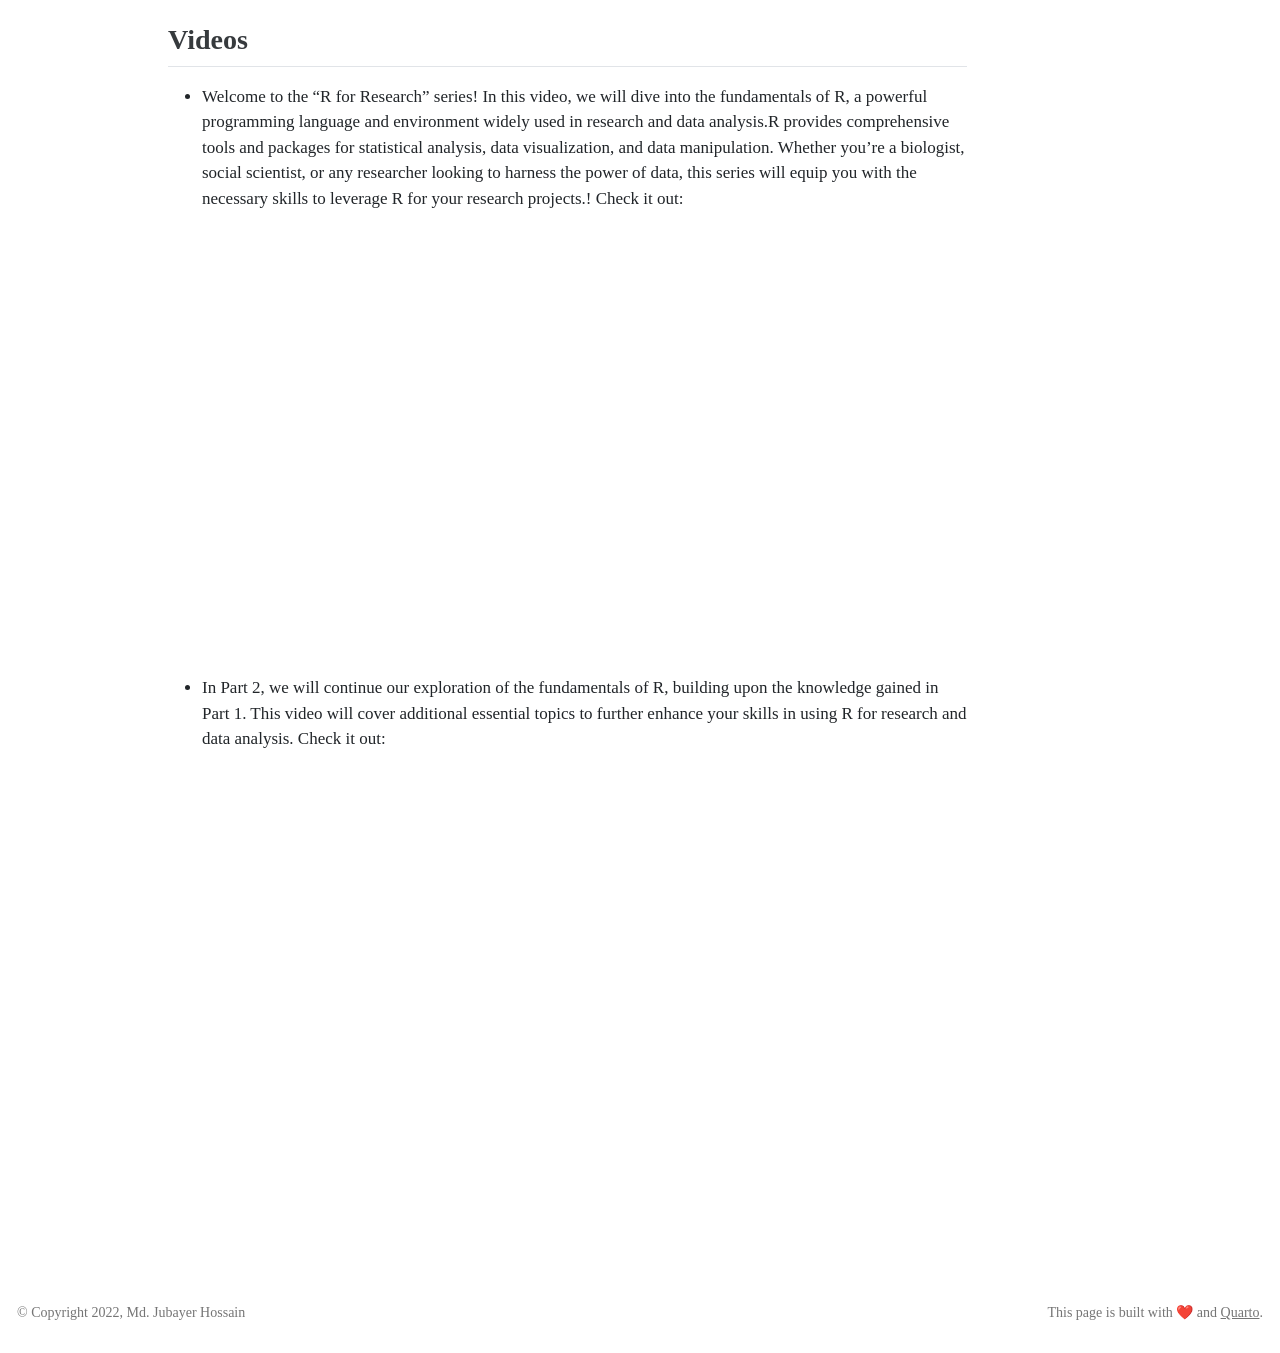
<file: docs/resources.html>
<!DOCTYPE html>
<html xmlns="http://www.w3.org/1999/xhtml" lang="en" xml:lang="en"><head>

<meta charset="utf-8">
<meta name="generator" content="quarto-1.3.433">

<meta name="viewport" content="width=device-width, initial-scale=1.0, user-scalable=yes">


<title>Resources</title>
<style>
code{white-space: pre-wrap;}
span.smallcaps{font-variant: small-caps;}
div.columns{display: flex; gap: min(4vw, 1.5em);}
div.column{flex: auto; overflow-x: auto;}
div.hanging-indent{margin-left: 1.5em; text-indent: -1.5em;}
ul.task-list{list-style: none;}
ul.task-list li input[type="checkbox"] {
  width: 0.8em;
  margin: 0 0.8em 0.2em -1em; /* quarto-specific, see https://github.com/quarto-dev/quarto-cli/issues/4556 */ 
  vertical-align: middle;
}
/* CSS for syntax highlighting */
pre > code.sourceCode { white-space: pre; position: relative; }
pre > code.sourceCode > span { display: inline-block; line-height: 1.25; }
pre > code.sourceCode > span:empty { height: 1.2em; }
.sourceCode { overflow: visible; }
code.sourceCode > span { color: inherit; text-decoration: inherit; }
div.sourceCode { margin: 1em 0; }
pre.sourceCode { margin: 0; }
@media screen {
div.sourceCode { overflow: auto; }
}
@media print {
pre > code.sourceCode { white-space: pre-wrap; }
pre > code.sourceCode > span { text-indent: -5em; padding-left: 5em; }
}
pre.numberSource code
  { counter-reset: source-line 0; }
pre.numberSource code > span
  { position: relative; left: -4em; counter-increment: source-line; }
pre.numberSource code > span > a:first-child::before
  { content: counter(source-line);
    position: relative; left: -1em; text-align: right; vertical-align: baseline;
    border: none; display: inline-block;
    -webkit-touch-callout: none; -webkit-user-select: none;
    -khtml-user-select: none; -moz-user-select: none;
    -ms-user-select: none; user-select: none;
    padding: 0 4px; width: 4em;
  }
pre.numberSource { margin-left: 3em;  padding-left: 4px; }
div.sourceCode
  {   }
@media screen {
pre > code.sourceCode > span > a:first-child::before { text-decoration: underline; }
}
</style>


<script src="site_libs/quarto-nav/quarto-nav.js"></script>
<script src="site_libs/clipboard/clipboard.min.js"></script>
<script src="site_libs/quarto-search/autocomplete.umd.js"></script>
<script src="site_libs/quarto-search/fuse.min.js"></script>
<script src="site_libs/quarto-search/quarto-search.js"></script>
<meta name="quarto:offset" content="./">
<script src="site_libs/quarto-html/quarto.js"></script>
<script src="site_libs/quarto-html/popper.min.js"></script>
<script src="site_libs/quarto-html/tippy.umd.min.js"></script>
<script src="site_libs/quarto-html/anchor.min.js"></script>
<link href="site_libs/quarto-html/tippy.css" rel="stylesheet">
<link href="site_libs/quarto-html/quarto-syntax-highlighting.css" rel="stylesheet" id="quarto-text-highlighting-styles">
<script src="site_libs/bootstrap/bootstrap.min.js"></script>
<link href="site_libs/bootstrap/bootstrap-icons.css" rel="stylesheet">
<link href="site_libs/bootstrap/bootstrap.min.css" rel="stylesheet" id="quarto-bootstrap" data-mode="light">
<script id="quarto-search-options" type="application/json">{
  "location": "navbar",
  "copy-button": false,
  "collapse-after": 3,
  "panel-placement": "end",
  "type": "overlay",
  "limit": 20,
  "language": {
    "search-no-results-text": "No results",
    "search-matching-documents-text": "matching documents",
    "search-copy-link-title": "Copy link to search",
    "search-hide-matches-text": "Hide additional matches",
    "search-more-match-text": "more match in this document",
    "search-more-matches-text": "more matches in this document",
    "search-clear-button-title": "Clear",
    "search-detached-cancel-button-title": "Cancel",
    "search-submit-button-title": "Submit",
    "search-label": "Search"
  }
}</script>


<link rel="stylesheet" href="styles.css">
</head>

<body class="nav-fixed">

<div id="quarto-search-results"></div>
  <header id="quarto-header" class="headroom fixed-top">
    <nav class="navbar navbar-expand-lg navbar-dark ">
      <div class="navbar-container container-fluid">
            <div id="quarto-search" class="" title="Search"></div>
          <button class="navbar-toggler" type="button" data-bs-toggle="collapse" data-bs-target="#navbarCollapse" aria-controls="navbarCollapse" aria-expanded="false" aria-label="Toggle navigation" onclick="if (window.quartoToggleHeadroom) { window.quartoToggleHeadroom(); }">
  <span class="navbar-toggler-icon"></span>
</button>
          <div class="collapse navbar-collapse" id="navbarCollapse">
            <ul class="navbar-nav navbar-nav-scroll me-auto">
  <li class="nav-item">
    <a class="nav-link" href="./index.html" rel="" target="">
 <span class="menu-text">Home</span></a>
  </li>  
  <li class="nav-item">
    <a class="nav-link" href="./about.html" rel="" target="">
 <span class="menu-text">About</span></a>
  </li>  
  <li class="nav-item">
    <a class="nav-link" href="./prework.html" rel="" target="">
 <span class="menu-text">Prework</span></a>
  </li>  
  <li class="nav-item">
    <a class="nav-link" href="./setup-guide.html" rel="" target="">
 <span class="menu-text">Setup Guide</span></a>
  </li>  
  <li class="nav-item">
    <a class="nav-link active" href="./resources.html" rel="" target="" aria-current="page">
 <span class="menu-text">Resources</span></a>
  </li>  
  <li class="nav-item">
    <a class="nav-link" href="./q-and-a.html" rel="" target="">
 <span class="menu-text">FAQs</span></a>
  </li>  
</ul>
            <ul class="navbar-nav navbar-nav-scroll ms-auto">
  <li class="nav-item compact">
    <a class="nav-link" href="https://omicscenter.github.io/" rel="" target=""><i class="bi bi-globe" role="img">
</i> 
 <span class="menu-text"></span></a>
  </li>  
  <li class="nav-item compact">
    <a class="nav-link" href="https://github.com/omicscenter" rel="" target=""><i class="bi bi-github" role="img">
</i> 
 <span class="menu-text"></span></a>
  </li>  
  <li class="nav-item compact">
    <a class="nav-link" href="https://www.facebook.com/omicscenter" rel="" target=""><i class="bi bi-facebook" role="img">
</i> 
 <span class="menu-text"></span></a>
  </li>  
  <li class="nav-item compact">
    <a class="nav-link" href="https://www.linkedin.com/company/chiral-bangladesh/" rel="" target=""><i class="bi bi-linkedin" role="img">
</i> 
 <span class="menu-text"></span></a>
  </li>  
</ul>
            <div class="quarto-navbar-tools">
</div>
          </div> <!-- /navcollapse -->
      </div> <!-- /container-fluid -->
    </nav>
</header>
<!-- content -->
<div id="quarto-content" class="quarto-container page-columns page-rows-contents page-layout-article page-navbar">
<!-- sidebar -->
<!-- margin-sidebar -->
    <div id="quarto-margin-sidebar" class="sidebar margin-sidebar">
        <nav id="TOC" role="doc-toc" class="toc-active">
    <h2 id="toc-title">On this page</h2>
   
  <ul>
  <li><a href="#data-and-tools-for-cancer-genomics" id="toc-data-and-tools-for-cancer-genomics" class="nav-link active" data-scroll-target="#data-and-tools-for-cancer-genomics">Data and Tools for Cancer Genomics</a></li>
  <li><a href="#guideline-for-bioconductor-users" id="toc-guideline-for-bioconductor-users" class="nav-link" data-scroll-target="#guideline-for-bioconductor-users">Guideline for Bioconductor Users</a></li>
  <li><a href="#required-software" id="toc-required-software" class="nav-link" data-scroll-target="#required-software">Required software</a></li>
  <li><a href="#prework" id="toc-prework" class="nav-link" data-scroll-target="#prework">Prework</a></li>
  <li><a href="#install-bioconductor-packages" id="toc-install-bioconductor-packages" class="nav-link" data-scroll-target="#install-bioconductor-packages">Install Bioconductor Packages</a></li>
  <li><a href="#r-packages-rnaseq-and-single-cell-rna-seq-analysis" id="toc-r-packages-rnaseq-and-single-cell-rna-seq-analysis" class="nav-link" data-scroll-target="#r-packages-rnaseq-and-single-cell-rna-seq-analysis">R Packages RNASeq and Single-cell RNA-seq Analysis</a></li>
  <li><a href="#blogs-for-r-programming-statistics-and-data-analyis" id="toc-blogs-for-r-programming-statistics-and-data-analyis" class="nav-link" data-scroll-target="#blogs-for-r-programming-statistics-and-data-analyis">Blogs for R Programming, Statistics, and Data Analyis</a></li>
  <li><a href="#videos" id="toc-videos" class="nav-link" data-scroll-target="#videos">Videos</a></li>
  </ul>
</nav>
    </div>
<!-- main -->
<main class="content" id="quarto-document-content">

<header id="title-block-header" class="quarto-title-block default">
<div class="quarto-title">
<div class="quarto-title-block"><div><h1 class="title">Resources</h1><button type="button" class="btn code-tools-button" id="quarto-code-tools-source"><i class="bi"></i> Code</button></div></div>
</div>



<div class="quarto-title-meta">

    
  
    
  </div>
  

</header>

<section id="data-and-tools-for-cancer-genomics" class="level2">
<h2 class="anchored" data-anchor-id="data-and-tools-for-cancer-genomics">Data and Tools for Cancer Genomics</h2>
<ul>
<li><p><a href="https://portal.gdc.cancer.gov/">The Cancer Genome Atlas (TCGA):</a> TCGA is a comprehensive collection of multi-dimensional cancer genomics data covering multiple cancer types.</p></li>
<li><p><a href="https://icgc.org/">International Cancer Genome Consortium (ICGC):</a> Description: ICGC provides high-quality genomic and clinical data from various cancer projects worldwide.</p></li>
<li><p><a href="https://www.ncbi.nlm.nih.gov/geo/">Gene Expression Omnibus (GEO):</a> GEO is a public repository hosted by the National Center for Biotechnology Information (NCBI) containing a vast collection of gene expression data, including cancer datasets.</p></li>
<li><p><a href="https://ega-archive.org/">European Genome-phenome Archive (EGA):</a> Description: EGA is a repository for secure storage and sharing of human genetic and phenotypic data, including cancer datasets.</p></li>
<li><p><a href="https://gdc.cancer.gov/">National Cancer Institute (NCI) Genomic Data Commons (GDC):</a> Description: GDC is an open-access data portal providing access to a wide range of cancer genomics datasets.</p></li>
<li><p><a href="http://www.oncolnc.org/">OncoLnc</a>: Description: OncoLnc is a web resource that provides survival analysis and expression correlation for genes of interest across multiple cancer datasets.</p></li>
<li><p><a href="https://genome-cancer.ucsc.edu/">UCSC Cancer Genomics Browser:</a> The UCSC Cancer Genomics Browser offers a comprehensive collection of cancer genomics data integrated with genomic annotations.</p></li>
<li><p><a href="http://www.ilincs.org/apps/grein/">GREIN : GEO RNA-seq Experiments Interactive Navigator:</a> GREIN is an interactive web platform that provides user-friendly options to explore and analyze GEO RNA-seq data. GREIN is powered by the back-end computational pipeline for uniform processing of RNA-seq data and the large number (&gt;6,000) of already processed datasets. These datasets were retrieved from GEO and reprocessed consistently by the back-end GEO RNA-seq experiments processing pipeline (GREP2).</p></li>
<li><p><a href="http://gepia2.cancer-pku.cn/">GEPIA2</a>: GEPIA2 is a web-based tool for analyzing gene expression data in cancer. It stands for Gene Expression Profiling Interactive Analysis 2 and is an updated version of the original GEPIA tool. GEPIA2 allows users to explore gene expression patterns, perform survival analyses, and visualize gene expression data across various cancer types.</p></li>
<li><p><a href="http://ualcan.path.uab.edu/">UALCAN</a>: UALCAN is a web-based platform that provides interactive and comprehensive analysis of cancer transcriptome data. It enables users to explore gene expression patterns, perform survival analyses, and compare gene expression between tumor and normal samples across different cancer types. UALCAN utilizes data from The Cancer Genome Atlas (TCGA) to facilitate cancer research and provide insights into tumor biology.</p></li>
<li><p><a href="https://www.cbioportal.org/">cBioPortal for Cancer Genomics:</a>: cBioPortal hosts a large collection of cancer genomics datasets, allowing users to explore and visualize the data.</p></li>
<li><p><a href="https://www.oncomine.org/resource/login.html">ONCOMINE</a>: ONCOMINE is a powerful web-based platform for the analysis and visualization of cancer transcriptomic data. It provides researchers with access to a vast collection of publicly available gene expression datasets derived from cancer studies. ONCOMINE allows users to explore gene expression patterns, identify potential biomarkers, and compare gene expression between different cancer types or subtypes.</p></li>
</ul>
</section>
<section id="guideline-for-bioconductor-users" class="level2">
<h2 class="anchored" data-anchor-id="guideline-for-bioconductor-users">Guideline for Bioconductor Users</h2>
<p><a href="https://bioconductor.org/">Bioconductor</a> is an open-source and open-development software project that provides a comprehensive collection of bioinformatics and computational biology tools in the R programming language. It focuses on the analysis and comprehension of high-throughput genomic data, including DNA sequencing, RNA sequencing, microarray analysis, proteomics, and more.</p>
</section>
<section id="required-software" class="level2">
<h2 class="anchored" data-anchor-id="required-software">Required software</h2>
<ul>
<li>R: <a href="http://www.r-project.org/" class="uri">http://www.r-project.org/</a> (FREE)</li>
<li>RStudio (additional libraries required): <a href="http://www.rstudio.com/" class="uri">http://www.rstudio.com/</a> (FREE)</li>
</ul>
</section>
<section id="prework" class="level2">
<h2 class="anchored" data-anchor-id="prework">Prework</h2>
<p>Before attending the any workshop please have the following installed and configured on your machine. - Recent version of <strong>R</strong> - Recent version of <strong>RStudio</strong> - Most recent release of the <a href="https://www.bioconductor.org/install/"><strong>Bioconductor</strong></a> and other packages used in courses</p>
<p>Install the latest release of R, then get the latest version of Bioconductor by starting R and entering the commands.</p>
<div class="cell">
<div class="sourceCode cell-code" id="cb1"><pre class="sourceCode r code-with-copy"><code class="sourceCode r"><span id="cb1-1"><a href="#cb1-1" aria-hidden="true" tabindex="-1"></a><span class="cf">if</span> (<span class="sc">!</span><span class="fu">require</span>(<span class="st">"BiocManager"</span>, <span class="at">quietly =</span> <span class="cn">TRUE</span>))</span>
<span id="cb1-2"><a href="#cb1-2" aria-hidden="true" tabindex="-1"></a>    <span class="fu">install.packages</span>(<span class="st">"BiocManager"</span>)</span>
<span id="cb1-3"><a href="#cb1-3" aria-hidden="true" tabindex="-1"></a>BiocManager<span class="sc">::</span><span class="fu">install</span>(<span class="at">version =</span> <span class="st">"3.16"</span>)</span></code><button title="Copy to Clipboard" class="code-copy-button"><i class="bi"></i></button></pre></div>
</div>
<ul>
<li><p>Ensure you can knit R markdown documents</p>
<ul>
<li>Open RStudio and create a new Rmarkdown document</li>
<li>Save the document and check you are able to knit it.</li>
</ul></li>
</ul>
</section>
<section id="install-bioconductor-packages" class="level2">
<h2 class="anchored" data-anchor-id="install-bioconductor-packages">Install Bioconductor Packages</h2>
<div class="cell">
<div class="sourceCode cell-code" id="cb2"><pre class="sourceCode r code-with-copy"><code class="sourceCode r"><span id="cb2-1"><a href="#cb2-1" aria-hidden="true" tabindex="-1"></a><span class="cf">if</span> (<span class="sc">!</span><span class="fu">require</span>(<span class="st">"BiocManager"</span>, <span class="at">quietly =</span> <span class="cn">TRUE</span>))</span>
<span id="cb2-2"><a href="#cb2-2" aria-hidden="true" tabindex="-1"></a>    <span class="fu">install.packages</span>(<span class="st">"BiocManager"</span>)</span>
<span id="cb2-3"><a href="#cb2-3" aria-hidden="true" tabindex="-1"></a>BiocManager<span class="sc">::</span><span class="fu">install</span>()</span></code><button title="Copy to Clipboard" class="code-copy-button"><i class="bi"></i></button></pre></div>
</div>
<p>Install specific packages, e.g., “GenomicFeatures” and “AnnotationDbi”, with</p>
<div class="cell">
<div class="sourceCode cell-code" id="cb3"><pre class="sourceCode r code-with-copy"><code class="sourceCode r"><span id="cb3-1"><a href="#cb3-1" aria-hidden="true" tabindex="-1"></a>BiocManager<span class="sc">::</span><span class="fu">install</span>(<span class="fu">c</span>(<span class="st">"GenomicFeatures"</span>, <span class="st">"AnnotationDbi"</span>))</span></code><button title="Copy to Clipboard" class="code-copy-button"><i class="bi"></i></button></pre></div>
</div>
<p>The <code>install()</code> function (in the BiocManager package) has arguments that change its default behavior; type ?install for further help.</p>
</section>
<section id="r-packages-rnaseq-and-single-cell-rna-seq-analysis" class="level2">
<h2 class="anchored" data-anchor-id="r-packages-rnaseq-and-single-cell-rna-seq-analysis">R Packages RNASeq and Single-cell RNA-seq Analysis</h2>
<ul>
<li><code>DESeq2</code>: <a href="https://bioconductor.org/packages/release/bioc/html/DESeq2.html">DESeq2</a> is a widely used package for differential gene expression analysis in RNA-seq data.</li>
<li><code>edgeR</code>: <a href="https://bioconductor.org/packages/release/bioc/html/edgeR.html">edgeR</a> is another popular package for differential gene expression analysis in RNA-seq data.</li>
<li><code>limma</code>: <a href="https://bioconductor.org/packages/release/bioc/html/limma.html">limma</a> is a package commonly used for the analysis of microarray and RNA-seq data, particularly for differential expression analysis.</li>
<li><code>Ballgown</code>: <a href="https://bioconductor.org/packages/release/bioc/html/ballgown.html">Ballgown</a> is a package for differential expression analysis and visualization of transcriptome assembly data.</li>
<li><code>DEXSeq</code>: <a href="https://bioconductor.org/packages/release/bioc/html/DEXSeq.html">DEXSeq</a> is specifically designed for the detection of differential exon usage in RNA-seq data.</li>
<li><code>NOISeq</code>: <a href="https://bioconductor.org/packages/release/bioc/html/NOISeq.html">NOISeq</a> is a package for non-parametric analysis of differential expression in RNA-seq data.</li>
<li><code>clusterProfiler</code>: <a href="https://bioconductor.org/packages/release/bioc/html/clusterProfiler.html">clusterProfiler</a> is a package for functional enrichment analysis of gene clusters derived from RNA-seq data.</li>
<li><code>GenomicFeatures</code>: <a href="https://bioconductor.org/packages/release/bioc/html/GenomicFeatures.html">GenomicFeatures</a> provides tools for working with genomic features, such as gene models, and is useful for annotating RNA-seq data.</li>
<li><code>Seurat</code>: <a href="https://satijalab.org/seurat/">Seurat</a> is a package for single-cell RNA-seq data analysis, allowing exploration and visualization of cellular heterogeneity.</li>
</ul>
</section>
<section id="blogs-for-r-programming-statistics-and-data-analyis" class="level2">
<h2 class="anchored" data-anchor-id="blogs-for-r-programming-statistics-and-data-analyis">Blogs for R Programming, Statistics, and Data Analyis</h2>
<ul>
<li>Programiz - <a href="https://www.datamentor.io/r-programming/">https://www.datamentor.io/r-programming/</a></li>
<li>PennState STAT 484 - <a href="https://online.stat.psu.edu/stat484/">https://online.stat.psu.edu/stat484/</a></li>
<li>PennState Topics in R Statistical Language - <a href="https://online.stat.psu.edu/stat484/">https://online.stat.psu.edu/stat484/</a></li>
<li>Simply Statistics - <a href="https://simplystatistics.org/">https://simplystatistics.org/</a></li>
<li>TutorialPoint - <a href="https://www.tutorialspoint.com/r/index.htm">https://www.tutorialspoint.com/r/index.htm</a></li>
<li>R for Biologists - <a href="https://www.rforbiologists.org/">https://www.rforbiologists.org/</a></li>
<li>Computational Genomics with R - <a href="https://compgenomr.github.io/book/">https://compgenomr.github.io/book/</a></li>
<li>Stat and R - <a href="https://statsandr.com/">https://statsandr.com/</a></li>
<li>Rafa Lab - <a href="https://rafalab.github.io/pages/harvardx.html">https://rafalab.github.io/pages/harvardx.html</a></li>
<li>University of Florida - <a href="https://bolt.mph.ufl.edu/software/r-phc-6055/">https://bolt.mph.ufl.edu/software/r-phc-6055/</a></li>
</ul>
</section>
<section id="videos" class="level2">
<h2 class="anchored" data-anchor-id="videos">Videos</h2>
<ul>
<li><p>Welcome to the “R for Research” series! In this video, we will dive into the fundamentals of R, a powerful programming language and environment widely used in research and data analysis.R provides comprehensive tools and packages for statistical analysis, data visualization, and data manipulation. Whether you’re a biologist, social scientist, or any researcher looking to harness the power of data, this series will equip you with the necessary skills to leverage R for your research projects.! Check it out: </p><div class="quarto-video ratio ratio-16x9"><iframe data-external="1" src="https://www.youtube.com/embed/dQhZjmw9BK0" title="R for Research || Fundamentals of R: Part 1" frameborder="0" allow="accelerometer; autoplay; clipboard-write; encrypted-media; gyroscope; picture-in-picture" allowfullscreen=""></iframe></div><p></p></li>
<li><p>In Part 2, we will continue our exploration of the fundamentals of R, building upon the knowledge gained in Part 1. This video will cover additional essential topics to further enhance your skills in using R for research and data analysis. Check it out: </p><div class="quarto-video ratio ratio-16x9"><iframe data-external="1" src="https://www.youtube.com/embed/f4AK5aPhGf4" title="R for Research || Fundamentals of R: Part 2" frameborder="0" allow="accelerometer; autoplay; clipboard-write; encrypted-media; gyroscope; picture-in-picture" allowfullscreen=""></iframe></div><p></p></li>
</ul>


<!-- -->

</section>

</main> <!-- /main -->
<script id="quarto-html-after-body" type="application/javascript">
window.document.addEventListener("DOMContentLoaded", function (event) {
  const toggleBodyColorMode = (bsSheetEl) => {
    const mode = bsSheetEl.getAttribute("data-mode");
    const bodyEl = window.document.querySelector("body");
    if (mode === "dark") {
      bodyEl.classList.add("quarto-dark");
      bodyEl.classList.remove("quarto-light");
    } else {
      bodyEl.classList.add("quarto-light");
      bodyEl.classList.remove("quarto-dark");
    }
  }
  const toggleBodyColorPrimary = () => {
    const bsSheetEl = window.document.querySelector("link#quarto-bootstrap");
    if (bsSheetEl) {
      toggleBodyColorMode(bsSheetEl);
    }
  }
  toggleBodyColorPrimary();  
  const icon = "";
  const anchorJS = new window.AnchorJS();
  anchorJS.options = {
    placement: 'right',
    icon: icon
  };
  anchorJS.add('.anchored');
  const isCodeAnnotation = (el) => {
    for (const clz of el.classList) {
      if (clz.startsWith('code-annotation-')) {                     
        return true;
      }
    }
    return false;
  }
  const clipboard = new window.ClipboardJS('.code-copy-button', {
    text: function(trigger) {
      const codeEl = trigger.previousElementSibling.cloneNode(true);
      for (const childEl of codeEl.children) {
        if (isCodeAnnotation(childEl)) {
          childEl.remove();
        }
      }
      return codeEl.innerText;
    }
  });
  clipboard.on('success', function(e) {
    // button target
    const button = e.trigger;
    // don't keep focus
    button.blur();
    // flash "checked"
    button.classList.add('code-copy-button-checked');
    var currentTitle = button.getAttribute("title");
    button.setAttribute("title", "Copied!");
    let tooltip;
    if (window.bootstrap) {
      button.setAttribute("data-bs-toggle", "tooltip");
      button.setAttribute("data-bs-placement", "left");
      button.setAttribute("data-bs-title", "Copied!");
      tooltip = new bootstrap.Tooltip(button, 
        { trigger: "manual", 
          customClass: "code-copy-button-tooltip",
          offset: [0, -8]});
      tooltip.show();    
    }
    setTimeout(function() {
      if (tooltip) {
        tooltip.hide();
        button.removeAttribute("data-bs-title");
        button.removeAttribute("data-bs-toggle");
        button.removeAttribute("data-bs-placement");
      }
      button.setAttribute("title", currentTitle);
      button.classList.remove('code-copy-button-checked');
    }, 1000);
    // clear code selection
    e.clearSelection();
  });
  const viewSource = window.document.getElementById('quarto-view-source') ||
                     window.document.getElementById('quarto-code-tools-source');
  if (viewSource) {
    const sourceUrl = viewSource.getAttribute("data-quarto-source-url");
    viewSource.addEventListener("click", function(e) {
      if (sourceUrl) {
        // rstudio viewer pane
        if (/\bcapabilities=\b/.test(window.location)) {
          window.open(sourceUrl);
        } else {
          window.location.href = sourceUrl;
        }
      } else {
        const modal = new bootstrap.Modal(document.getElementById('quarto-embedded-source-code-modal'));
        modal.show();
      }
      return false;
    });
  }
  function toggleCodeHandler(show) {
    return function(e) {
      const detailsSrc = window.document.querySelectorAll(".cell > details > .sourceCode");
      for (let i=0; i<detailsSrc.length; i++) {
        const details = detailsSrc[i].parentElement;
        if (show) {
          details.open = true;
        } else {
          details.removeAttribute("open");
        }
      }
      const cellCodeDivs = window.document.querySelectorAll(".cell > .sourceCode");
      const fromCls = show ? "hidden" : "unhidden";
      const toCls = show ? "unhidden" : "hidden";
      for (let i=0; i<cellCodeDivs.length; i++) {
        const codeDiv = cellCodeDivs[i];
        if (codeDiv.classList.contains(fromCls)) {
          codeDiv.classList.remove(fromCls);
          codeDiv.classList.add(toCls);
        } 
      }
      return false;
    }
  }
  const hideAllCode = window.document.getElementById("quarto-hide-all-code");
  if (hideAllCode) {
    hideAllCode.addEventListener("click", toggleCodeHandler(false));
  }
  const showAllCode = window.document.getElementById("quarto-show-all-code");
  if (showAllCode) {
    showAllCode.addEventListener("click", toggleCodeHandler(true));
  }
  function tippyHover(el, contentFn) {
    const config = {
      allowHTML: true,
      content: contentFn,
      maxWidth: 500,
      delay: 100,
      arrow: false,
      appendTo: function(el) {
          return el.parentElement;
      },
      interactive: true,
      interactiveBorder: 10,
      theme: 'quarto',
      placement: 'bottom-start'
    };
    window.tippy(el, config); 
  }
  const noterefs = window.document.querySelectorAll('a[role="doc-noteref"]');
  for (var i=0; i<noterefs.length; i++) {
    const ref = noterefs[i];
    tippyHover(ref, function() {
      // use id or data attribute instead here
      let href = ref.getAttribute('data-footnote-href') || ref.getAttribute('href');
      try { href = new URL(href).hash; } catch {}
      const id = href.replace(/^#\/?/, "");
      const note = window.document.getElementById(id);
      return note.innerHTML;
    });
  }
      let selectedAnnoteEl;
      const selectorForAnnotation = ( cell, annotation) => {
        let cellAttr = 'data-code-cell="' + cell + '"';
        let lineAttr = 'data-code-annotation="' +  annotation + '"';
        const selector = 'span[' + cellAttr + '][' + lineAttr + ']';
        return selector;
      }
      const selectCodeLines = (annoteEl) => {
        const doc = window.document;
        const targetCell = annoteEl.getAttribute("data-target-cell");
        const targetAnnotation = annoteEl.getAttribute("data-target-annotation");
        const annoteSpan = window.document.querySelector(selectorForAnnotation(targetCell, targetAnnotation));
        const lines = annoteSpan.getAttribute("data-code-lines").split(",");
        const lineIds = lines.map((line) => {
          return targetCell + "-" + line;
        })
        let top = null;
        let height = null;
        let parent = null;
        if (lineIds.length > 0) {
            //compute the position of the single el (top and bottom and make a div)
            const el = window.document.getElementById(lineIds[0]);
            top = el.offsetTop;
            height = el.offsetHeight;
            parent = el.parentElement.parentElement;
          if (lineIds.length > 1) {
            const lastEl = window.document.getElementById(lineIds[lineIds.length - 1]);
            const bottom = lastEl.offsetTop + lastEl.offsetHeight;
            height = bottom - top;
          }
          if (top !== null && height !== null && parent !== null) {
            // cook up a div (if necessary) and position it 
            let div = window.document.getElementById("code-annotation-line-highlight");
            if (div === null) {
              div = window.document.createElement("div");
              div.setAttribute("id", "code-annotation-line-highlight");
              div.style.position = 'absolute';
              parent.appendChild(div);
            }
            div.style.top = top - 2 + "px";
            div.style.height = height + 4 + "px";
            let gutterDiv = window.document.getElementById("code-annotation-line-highlight-gutter");
            if (gutterDiv === null) {
              gutterDiv = window.document.createElement("div");
              gutterDiv.setAttribute("id", "code-annotation-line-highlight-gutter");
              gutterDiv.style.position = 'absolute';
              const codeCell = window.document.getElementById(targetCell);
              const gutter = codeCell.querySelector('.code-annotation-gutter');
              gutter.appendChild(gutterDiv);
            }
            gutterDiv.style.top = top - 2 + "px";
            gutterDiv.style.height = height + 4 + "px";
          }
          selectedAnnoteEl = annoteEl;
        }
      };
      const unselectCodeLines = () => {
        const elementsIds = ["code-annotation-line-highlight", "code-annotation-line-highlight-gutter"];
        elementsIds.forEach((elId) => {
          const div = window.document.getElementById(elId);
          if (div) {
            div.remove();
          }
        });
        selectedAnnoteEl = undefined;
      };
      // Attach click handler to the DT
      const annoteDls = window.document.querySelectorAll('dt[data-target-cell]');
      for (const annoteDlNode of annoteDls) {
        annoteDlNode.addEventListener('click', (event) => {
          const clickedEl = event.target;
          if (clickedEl !== selectedAnnoteEl) {
            unselectCodeLines();
            const activeEl = window.document.querySelector('dt[data-target-cell].code-annotation-active');
            if (activeEl) {
              activeEl.classList.remove('code-annotation-active');
            }
            selectCodeLines(clickedEl);
            clickedEl.classList.add('code-annotation-active');
          } else {
            // Unselect the line
            unselectCodeLines();
            clickedEl.classList.remove('code-annotation-active');
          }
        });
      }
  const findCites = (el) => {
    const parentEl = el.parentElement;
    if (parentEl) {
      const cites = parentEl.dataset.cites;
      if (cites) {
        return {
          el,
          cites: cites.split(' ')
        };
      } else {
        return findCites(el.parentElement)
      }
    } else {
      return undefined;
    }
  };
  var bibliorefs = window.document.querySelectorAll('a[role="doc-biblioref"]');
  for (var i=0; i<bibliorefs.length; i++) {
    const ref = bibliorefs[i];
    const citeInfo = findCites(ref);
    if (citeInfo) {
      tippyHover(citeInfo.el, function() {
        var popup = window.document.createElement('div');
        citeInfo.cites.forEach(function(cite) {
          var citeDiv = window.document.createElement('div');
          citeDiv.classList.add('hanging-indent');
          citeDiv.classList.add('csl-entry');
          var biblioDiv = window.document.getElementById('ref-' + cite);
          if (biblioDiv) {
            citeDiv.innerHTML = biblioDiv.innerHTML;
          }
          popup.appendChild(citeDiv);
        });
        return popup.innerHTML;
      });
    }
  }
});
</script><div class="modal fade" id="quarto-embedded-source-code-modal" tabindex="-1" aria-labelledby="quarto-embedded-source-code-modal-label" aria-hidden="true"><div class="modal-dialog modal-dialog-scrollable"><div class="modal-content"><div class="modal-header"><h5 class="modal-title" id="quarto-embedded-source-code-modal-label">Source Code</h5><button class="btn-close" data-bs-dismiss="modal"></button></div><div class="modal-body"><div class="">
<div class="sourceCode" id="cb4" data-shortcodes="false"><pre class="sourceCode markdown code-with-copy"><code class="sourceCode markdown"><span id="cb4-1"><a href="#cb4-1" aria-hidden="true" tabindex="-1"></a><span class="co">---</span></span>
<span id="cb4-2"><a href="#cb4-2" aria-hidden="true" tabindex="-1"></a><span class="an">title:</span><span class="co"> "Resources"</span></span>
<span id="cb4-3"><a href="#cb4-3" aria-hidden="true" tabindex="-1"></a><span class="an">format:</span><span class="co"> </span></span>
<span id="cb4-4"><a href="#cb4-4" aria-hidden="true" tabindex="-1"></a><span class="co">  html:</span></span>
<span id="cb4-5"><a href="#cb4-5" aria-hidden="true" tabindex="-1"></a><span class="co">    code-fold: false</span></span>
<span id="cb4-6"><a href="#cb4-6" aria-hidden="true" tabindex="-1"></a><span class="co">    code-tools: true</span></span>
<span id="cb4-7"><a href="#cb4-7" aria-hidden="true" tabindex="-1"></a><span class="an">editor:</span><span class="co"> source</span></span>
<span id="cb4-8"><a href="#cb4-8" aria-hidden="true" tabindex="-1"></a><span class="co">---</span></span>
<span id="cb4-9"><a href="#cb4-9" aria-hidden="true" tabindex="-1"></a></span>
<span id="cb4-10"><a href="#cb4-10" aria-hidden="true" tabindex="-1"></a><span class="fu">## Data and Tools for Cancer Genomics  </span></span>
<span id="cb4-11"><a href="#cb4-11" aria-hidden="true" tabindex="-1"></a></span>
<span id="cb4-12"><a href="#cb4-12" aria-hidden="true" tabindex="-1"></a><span class="ss">- </span><span class="co">[</span><span class="ot">The Cancer Genome Atlas (TCGA):</span><span class="co">](https://portal.gdc.cancer.gov/)</span> TCGA is a comprehensive collection of multi-dimensional cancer genomics data covering multiple cancer types.</span>
<span id="cb4-13"><a href="#cb4-13" aria-hidden="true" tabindex="-1"></a><span class="ss">- </span><span class="co">[</span><span class="ot">International Cancer Genome Consortium (ICGC):</span><span class="co">](https://icgc.org/)</span> Description: ICGC provides high-quality genomic and clinical data from various cancer projects worldwide.</span>
<span id="cb4-14"><a href="#cb4-14" aria-hidden="true" tabindex="-1"></a><span class="ss">- </span><span class="co">[</span><span class="ot">Gene Expression Omnibus (GEO):</span><span class="co">](https://www.ncbi.nlm.nih.gov/geo/)</span> GEO is a public repository hosted by the National Center for Biotechnology Information (NCBI) containing a vast collection of gene expression data, including cancer datasets.</span>
<span id="cb4-15"><a href="#cb4-15" aria-hidden="true" tabindex="-1"></a><span class="ss">- </span><span class="co">[</span><span class="ot">European Genome-phenome Archive (EGA):</span><span class="co">](https://ega-archive.org/)</span> Description: EGA is a repository for secure storage and sharing of human genetic and phenotypic data, including cancer datasets.</span>
<span id="cb4-16"><a href="#cb4-16" aria-hidden="true" tabindex="-1"></a><span class="ss">- </span><span class="co">[</span><span class="ot">National Cancer Institute (NCI) Genomic Data Commons (GDC):</span><span class="co">](https://gdc.cancer.gov/)</span> Description: GDC is an open-access data portal providing access to a wide range of cancer genomics datasets.</span>
<span id="cb4-17"><a href="#cb4-17" aria-hidden="true" tabindex="-1"></a></span>
<span id="cb4-18"><a href="#cb4-18" aria-hidden="true" tabindex="-1"></a><span class="ss">- </span><span class="co">[</span><span class="ot">OncoLnc</span><span class="co">](http://www.oncolnc.org/)</span>: Description: OncoLnc is a web resource that provides survival analysis and expression correlation for genes of interest across multiple cancer datasets.</span>
<span id="cb4-19"><a href="#cb4-19" aria-hidden="true" tabindex="-1"></a></span>
<span id="cb4-20"><a href="#cb4-20" aria-hidden="true" tabindex="-1"></a><span class="ss">- </span><span class="co">[</span><span class="ot">UCSC Cancer Genomics Browser:</span><span class="co">](https://genome-cancer.ucsc.edu/)</span> The UCSC Cancer Genomics Browser offers a comprehensive collection of cancer genomics data integrated with genomic annotations.</span>
<span id="cb4-21"><a href="#cb4-21" aria-hidden="true" tabindex="-1"></a></span>
<span id="cb4-22"><a href="#cb4-22" aria-hidden="true" tabindex="-1"></a><span class="ss">- </span><span class="co">[</span><span class="ot">GREIN : GEO RNA-seq Experiments Interactive Navigator:</span><span class="co">](http://www.ilincs.org/apps/grein/)</span> GREIN is an interactive web platform that provides user-friendly options to explore and analyze GEO RNA-seq data. GREIN is powered by the back-end computational pipeline for uniform processing of RNA-seq data and the large number (&gt;6,000) of already processed datasets. These datasets were retrieved from GEO and reprocessed consistently by the back-end GEO RNA-seq experiments processing pipeline (GREP2).</span>
<span id="cb4-23"><a href="#cb4-23" aria-hidden="true" tabindex="-1"></a></span>
<span id="cb4-24"><a href="#cb4-24" aria-hidden="true" tabindex="-1"></a><span class="ss">- </span><span class="co">[</span><span class="ot">GEPIA2</span><span class="co">](http://gepia2.cancer-pku.cn/)</span>: GEPIA2 is a web-based tool for analyzing gene expression data in cancer. It stands for Gene Expression Profiling Interactive Analysis 2 and is an updated version of the original GEPIA tool. GEPIA2 allows users to explore gene expression patterns, perform survival analyses, and visualize gene expression data across various cancer types.</span>
<span id="cb4-25"><a href="#cb4-25" aria-hidden="true" tabindex="-1"></a></span>
<span id="cb4-26"><a href="#cb4-26" aria-hidden="true" tabindex="-1"></a><span class="ss">- </span><span class="co">[</span><span class="ot">UALCAN</span><span class="co">](http://ualcan.path.uab.edu/)</span>: UALCAN is a web-based platform that provides interactive and comprehensive analysis of cancer transcriptome data. It enables users to explore gene expression patterns, perform survival analyses, and compare gene expression between tumor and normal samples across different cancer types. UALCAN utilizes data from The Cancer Genome Atlas (TCGA) to facilitate cancer research and provide insights into tumor biology.</span>
<span id="cb4-27"><a href="#cb4-27" aria-hidden="true" tabindex="-1"></a></span>
<span id="cb4-28"><a href="#cb4-28" aria-hidden="true" tabindex="-1"></a><span class="ss">- </span><span class="co">[</span><span class="ot">cBioPortal for Cancer Genomics:</span><span class="co">](https://www.cbioportal.org/)</span>: cBioPortal hosts a large collection of cancer genomics datasets, allowing users to explore and visualize the data.</span>
<span id="cb4-29"><a href="#cb4-29" aria-hidden="true" tabindex="-1"></a></span>
<span id="cb4-30"><a href="#cb4-30" aria-hidden="true" tabindex="-1"></a><span class="ss">- </span><span class="co">[</span><span class="ot">ONCOMINE</span><span class="co">](https://www.oncomine.org/resource/login.html)</span>: ONCOMINE is a powerful web-based platform for the analysis and visualization of cancer transcriptomic data. It provides researchers with access to a vast collection of publicly available gene expression datasets derived from cancer studies. ONCOMINE allows users to explore gene expression patterns, identify potential biomarkers, and compare gene expression between different cancer types or subtypes.</span>
<span id="cb4-31"><a href="#cb4-31" aria-hidden="true" tabindex="-1"></a></span>
<span id="cb4-32"><a href="#cb4-32" aria-hidden="true" tabindex="-1"></a></span>
<span id="cb4-33"><a href="#cb4-33" aria-hidden="true" tabindex="-1"></a></span>
<span id="cb4-34"><a href="#cb4-34" aria-hidden="true" tabindex="-1"></a><span class="fu">## Guideline for Bioconductor Users</span></span>
<span id="cb4-35"><a href="#cb4-35" aria-hidden="true" tabindex="-1"></a><span class="co">[</span><span class="ot">Bioconductor</span><span class="co">](https://bioconductor.org/)</span> is an open-source and open-development software project that provides a comprehensive collection of bioinformatics and computational biology tools in the R programming language. It focuses on the analysis and comprehension of high-throughput genomic data, including DNA sequencing, RNA sequencing, microarray analysis, proteomics, and more.</span>
<span id="cb4-36"><a href="#cb4-36" aria-hidden="true" tabindex="-1"></a></span>
<span id="cb4-37"><a href="#cb4-37" aria-hidden="true" tabindex="-1"></a></span>
<span id="cb4-38"><a href="#cb4-38" aria-hidden="true" tabindex="-1"></a><span class="fu">## Required software</span></span>
<span id="cb4-39"><a href="#cb4-39" aria-hidden="true" tabindex="-1"></a><span class="ss">- </span>R: <span class="ot">&lt;http://www.r-project.org/&gt;</span> (FREE)</span>
<span id="cb4-40"><a href="#cb4-40" aria-hidden="true" tabindex="-1"></a><span class="ss">- </span>RStudio (additional libraries required): <span class="ot">&lt;http://www.rstudio.com/&gt;</span> (FREE)</span>
<span id="cb4-41"><a href="#cb4-41" aria-hidden="true" tabindex="-1"></a></span>
<span id="cb4-42"><a href="#cb4-42" aria-hidden="true" tabindex="-1"></a><span class="fu">## Prework</span></span>
<span id="cb4-43"><a href="#cb4-43" aria-hidden="true" tabindex="-1"></a></span>
<span id="cb4-44"><a href="#cb4-44" aria-hidden="true" tabindex="-1"></a>Before attending the any workshop please have the following installed and configured on your machine.</span>
<span id="cb4-45"><a href="#cb4-45" aria-hidden="true" tabindex="-1"></a><span class="ss">-   </span>Recent version of **R**</span>
<span id="cb4-46"><a href="#cb4-46" aria-hidden="true" tabindex="-1"></a><span class="ss">-   </span>Recent version of **RStudio**</span>
<span id="cb4-47"><a href="#cb4-47" aria-hidden="true" tabindex="-1"></a><span class="ss">-   </span>Most recent release of the <span class="co">[</span><span class="ot">**Bioconductor**</span><span class="co">](https://www.bioconductor.org/install/)</span> and other packages used in courses</span>
<span id="cb4-48"><a href="#cb4-48" aria-hidden="true" tabindex="-1"></a></span>
<span id="cb4-49"><a href="#cb4-49" aria-hidden="true" tabindex="-1"></a>Install the latest release of R, then get the latest version of Bioconductor by starting R and entering the commands. </span>
<span id="cb4-50"><a href="#cb4-50" aria-hidden="true" tabindex="-1"></a></span>
<span id="cb4-51"><a href="#cb4-51" aria-hidden="true" tabindex="-1"></a><span class="in">```{r, eval=FALSE}</span></span>
<span id="cb4-52"><a href="#cb4-52" aria-hidden="true" tabindex="-1"></a><span class="cf">if</span> (<span class="sc">!</span><span class="fu">require</span>(<span class="st">"BiocManager"</span>, <span class="at">quietly =</span> <span class="cn">TRUE</span>))</span>
<span id="cb4-53"><a href="#cb4-53" aria-hidden="true" tabindex="-1"></a>    <span class="fu">install.packages</span>(<span class="st">"BiocManager"</span>)</span>
<span id="cb4-54"><a href="#cb4-54" aria-hidden="true" tabindex="-1"></a>BiocManager<span class="sc">::</span><span class="fu">install</span>(<span class="at">version =</span> <span class="st">"3.16"</span>)</span>
<span id="cb4-55"><a href="#cb4-55" aria-hidden="true" tabindex="-1"></a><span class="in">```</span></span>
<span id="cb4-56"><a href="#cb4-56" aria-hidden="true" tabindex="-1"></a></span>
<span id="cb4-57"><a href="#cb4-57" aria-hidden="true" tabindex="-1"></a><span class="ss">- </span>Ensure you can knit R markdown documents</span>
<span id="cb4-58"><a href="#cb4-58" aria-hidden="true" tabindex="-1"></a></span>
<span id="cb4-59"><a href="#cb4-59" aria-hidden="true" tabindex="-1"></a><span class="ss">    -   </span>Open RStudio and create a new Rmarkdown document</span>
<span id="cb4-60"><a href="#cb4-60" aria-hidden="true" tabindex="-1"></a><span class="ss">    -   </span>Save the document and check you are able to knit it.</span>
<span id="cb4-61"><a href="#cb4-61" aria-hidden="true" tabindex="-1"></a></span>
<span id="cb4-62"><a href="#cb4-62" aria-hidden="true" tabindex="-1"></a><span class="fu">## Install Bioconductor Packages</span></span>
<span id="cb4-63"><a href="#cb4-63" aria-hidden="true" tabindex="-1"></a></span>
<span id="cb4-64"><a href="#cb4-64" aria-hidden="true" tabindex="-1"></a><span class="in">```{r, eval=FALSE}</span></span>
<span id="cb4-65"><a href="#cb4-65" aria-hidden="true" tabindex="-1"></a><span class="cf">if</span> (<span class="sc">!</span><span class="fu">require</span>(<span class="st">"BiocManager"</span>, <span class="at">quietly =</span> <span class="cn">TRUE</span>))</span>
<span id="cb4-66"><a href="#cb4-66" aria-hidden="true" tabindex="-1"></a>    <span class="fu">install.packages</span>(<span class="st">"BiocManager"</span>)</span>
<span id="cb4-67"><a href="#cb4-67" aria-hidden="true" tabindex="-1"></a>BiocManager<span class="sc">::</span><span class="fu">install</span>()</span>
<span id="cb4-68"><a href="#cb4-68" aria-hidden="true" tabindex="-1"></a><span class="in">```</span></span>
<span id="cb4-69"><a href="#cb4-69" aria-hidden="true" tabindex="-1"></a></span>
<span id="cb4-70"><a href="#cb4-70" aria-hidden="true" tabindex="-1"></a>Install specific packages, e.g., “GenomicFeatures” and “AnnotationDbi”, with</span>
<span id="cb4-71"><a href="#cb4-71" aria-hidden="true" tabindex="-1"></a></span>
<span id="cb4-72"><a href="#cb4-72" aria-hidden="true" tabindex="-1"></a></span>
<span id="cb4-73"><a href="#cb4-73" aria-hidden="true" tabindex="-1"></a><span class="in">```{r, eval=FALSE}</span></span>
<span id="cb4-74"><a href="#cb4-74" aria-hidden="true" tabindex="-1"></a>BiocManager<span class="sc">::</span><span class="fu">install</span>(<span class="fu">c</span>(<span class="st">"GenomicFeatures"</span>, <span class="st">"AnnotationDbi"</span>))</span>
<span id="cb4-75"><a href="#cb4-75" aria-hidden="true" tabindex="-1"></a><span class="in">```</span></span>
<span id="cb4-76"><a href="#cb4-76" aria-hidden="true" tabindex="-1"></a></span>
<span id="cb4-77"><a href="#cb4-77" aria-hidden="true" tabindex="-1"></a>The <span class="in">`install()`</span> function (in the BiocManager package) has arguments that change its default behavior; type ?install for further help.</span>
<span id="cb4-78"><a href="#cb4-78" aria-hidden="true" tabindex="-1"></a></span>
<span id="cb4-79"><a href="#cb4-79" aria-hidden="true" tabindex="-1"></a><span class="fu">## R Packages RNASeq and Single-cell RNA-seq Analysis</span></span>
<span id="cb4-80"><a href="#cb4-80" aria-hidden="true" tabindex="-1"></a><span class="ss">- </span><span class="in">`DESeq2`</span>: <span class="co">[</span><span class="ot">DESeq2</span><span class="co">](https://bioconductor.org/packages/release/bioc/html/DESeq2.html)</span> is a widely used package for differential gene expression analysis in RNA-seq data.</span>
<span id="cb4-81"><a href="#cb4-81" aria-hidden="true" tabindex="-1"></a><span class="ss">- </span><span class="in">`edgeR`</span>: <span class="co">[</span><span class="ot">edgeR</span><span class="co">](https://bioconductor.org/packages/release/bioc/html/edgeR.html)</span> is another popular package for differential gene expression analysis in RNA-seq data.</span>
<span id="cb4-82"><a href="#cb4-82" aria-hidden="true" tabindex="-1"></a><span class="ss">- </span><span class="in">`limma`</span>: <span class="co">[</span><span class="ot">limma</span><span class="co">](https://bioconductor.org/packages/release/bioc/html/limma.html)</span> is a package commonly used for the analysis of microarray and RNA-seq data, particularly for differential expression analysis.</span>
<span id="cb4-83"><a href="#cb4-83" aria-hidden="true" tabindex="-1"></a><span class="ss">- </span><span class="in">`Ballgown`</span>: <span class="co">[</span><span class="ot">Ballgown</span><span class="co">](https://bioconductor.org/packages/release/bioc/html/ballgown.html)</span> is a package for differential expression analysis and visualization of transcriptome assembly data.</span>
<span id="cb4-84"><a href="#cb4-84" aria-hidden="true" tabindex="-1"></a><span class="ss">- </span><span class="in">`DEXSeq`</span>: <span class="co">[</span><span class="ot">DEXSeq</span><span class="co">](https://bioconductor.org/packages/release/bioc/html/DEXSeq.html)</span> is specifically designed for the detection of differential exon usage in RNA-seq data.</span>
<span id="cb4-85"><a href="#cb4-85" aria-hidden="true" tabindex="-1"></a><span class="ss">- </span><span class="in">`NOISeq`</span>: <span class="co">[</span><span class="ot">NOISeq</span><span class="co">](https://bioconductor.org/packages/release/bioc/html/NOISeq.html)</span> is a package for non-parametric analysis of differential expression in RNA-seq data.</span>
<span id="cb4-86"><a href="#cb4-86" aria-hidden="true" tabindex="-1"></a><span class="ss">- </span><span class="in">`clusterProfiler`</span>: <span class="co">[</span><span class="ot">clusterProfiler</span><span class="co">](https://bioconductor.org/packages/release/bioc/html/clusterProfiler.html)</span> is a package for functional enrichment analysis of gene clusters derived from RNA-seq data.</span>
<span id="cb4-87"><a href="#cb4-87" aria-hidden="true" tabindex="-1"></a><span class="ss">- </span><span class="in">`GenomicFeatures`</span>: <span class="co">[</span><span class="ot">GenomicFeatures</span><span class="co">](https://bioconductor.org/packages/release/bioc/html/GenomicFeatures.html)</span> provides tools for working with genomic features, such as gene models, and is useful for annotating RNA-seq data.</span>
<span id="cb4-88"><a href="#cb4-88" aria-hidden="true" tabindex="-1"></a><span class="ss">- </span><span class="in">`Seurat`</span>: <span class="co">[</span><span class="ot">Seurat</span><span class="co">](https://satijalab.org/seurat/)</span> is a package for single-cell RNA-seq data analysis, allowing exploration and visualization of cellular heterogeneity.</span>
<span id="cb4-89"><a href="#cb4-89" aria-hidden="true" tabindex="-1"></a></span>
<span id="cb4-90"><a href="#cb4-90" aria-hidden="true" tabindex="-1"></a></span>
<span id="cb4-91"><a href="#cb4-91" aria-hidden="true" tabindex="-1"></a></span>
<span id="cb4-92"><a href="#cb4-92" aria-hidden="true" tabindex="-1"></a></span>
<span id="cb4-93"><a href="#cb4-93" aria-hidden="true" tabindex="-1"></a><span class="fu">## Blogs for R Programming, Statistics, and Data Analyis </span></span>
<span id="cb4-94"><a href="#cb4-94" aria-hidden="true" tabindex="-1"></a><span class="ss">- </span>Programiz - <span class="co">[</span><span class="ot">https://www.datamentor.io/r-programming/</span><span class="co">](https://www.datamentor.io/r-programming/)</span></span>
<span id="cb4-95"><a href="#cb4-95" aria-hidden="true" tabindex="-1"></a><span class="ss">- </span>PennState STAT 484 - <span class="co">[</span><span class="ot">https://online.stat.psu.edu/stat484/</span><span class="co">](https://online.stat.psu.edu/stat484/)</span></span>
<span id="cb4-96"><a href="#cb4-96" aria-hidden="true" tabindex="-1"></a><span class="ss">- </span>PennState Topics in R Statistical Language - </span>
<span id="cb4-97"><a href="#cb4-97" aria-hidden="true" tabindex="-1"></a> <span class="co">[</span><span class="ot">https://online.stat.psu.edu/stat484/</span><span class="co">](https://online.stat.psu.edu/stat484/)</span></span>
<span id="cb4-98"><a href="#cb4-98" aria-hidden="true" tabindex="-1"></a><span class="ss">- </span>Simply Statistics - <span class="co">[</span><span class="ot">https://simplystatistics.org/</span><span class="co">](https://simplystatistics.org/)</span></span>
<span id="cb4-99"><a href="#cb4-99" aria-hidden="true" tabindex="-1"></a><span class="ss">- </span>TutorialPoint - <span class="co">[</span><span class="ot">https://www.tutorialspoint.com/r/index.htm</span><span class="co">](https://www.tutorialspoint.com/r/index.htm)</span></span>
<span id="cb4-100"><a href="#cb4-100" aria-hidden="true" tabindex="-1"></a><span class="ss">- </span>R for Biologists - <span class="co">[</span><span class="ot">https://www.rforbiologists.org/</span><span class="co">](https://www.rforbiologists.org/)</span></span>
<span id="cb4-101"><a href="#cb4-101" aria-hidden="true" tabindex="-1"></a><span class="ss">- </span>Computational Genomics with R -  <span class="co">[</span><span class="ot">https://compgenomr.github.io/book/</span><span class="co">](https://compgenomr.github.io/book/)</span></span>
<span id="cb4-102"><a href="#cb4-102" aria-hidden="true" tabindex="-1"></a><span class="ss">- </span>Stat and R - <span class="co">[</span><span class="ot">https://statsandr.com/</span><span class="co">](https://statsandr.com/)</span></span>
<span id="cb4-103"><a href="#cb4-103" aria-hidden="true" tabindex="-1"></a><span class="ss">- </span>Rafa Lab - <span class="co">[</span><span class="ot">https://rafalab.github.io/pages/harvardx.html</span><span class="co">](https://rafalab.github.io/pages/harvardx.html)</span></span>
<span id="cb4-104"><a href="#cb4-104" aria-hidden="true" tabindex="-1"></a><span class="ss">- </span>University of Florida - <span class="co">[</span><span class="ot">https://bolt.mph.ufl.edu/software/r-phc-6055/</span><span class="co">](https://bolt.mph.ufl.edu/software/r-phc-6055/)</span></span>
<span id="cb4-105"><a href="#cb4-105" aria-hidden="true" tabindex="-1"></a></span>
<span id="cb4-106"><a href="#cb4-106" aria-hidden="true" tabindex="-1"></a><span class="fu">## Videos </span></span>
<span id="cb4-107"><a href="#cb4-107" aria-hidden="true" tabindex="-1"></a><span class="ss">- </span>Welcome to the "R for Research" series! In this video, we will dive into the fundamentals of R, a powerful programming language and environment widely used in research and data analysis.R provides comprehensive tools and packages for statistical analysis, data visualization, and data manipulation. Whether you're a biologist, social scientist, or any researcher looking to harness the power of data, this series will equip you with the necessary skills to leverage R for your research projects.! Check it out: {{&lt; video https://youtu.be/dQhZjmw9BK0 title="R for Research || Fundamentals of R: Part 1" aspect-ratio="16x9" &gt;}}</span>
<span id="cb4-108"><a href="#cb4-108" aria-hidden="true" tabindex="-1"></a></span>
<span id="cb4-109"><a href="#cb4-109" aria-hidden="true" tabindex="-1"></a><span class="ss">- </span>In Part 2, we will continue our exploration of the fundamentals of R, building upon the knowledge gained in Part 1. This video will cover additional essential topics to further enhance your skills in using R for research and data analysis. Check it out: {{&lt; video https://youtu.be/f4AK5aPhGf4 title="R for Research || Fundamentals of R: Part 2" aspect-ratio="16x9" &gt;}}</span></code><button title="Copy to Clipboard" class="code-copy-button"><i class="bi"></i></button></pre></div>
</div></div></div></div></div>
</div> <!-- /content -->
<footer class="footer">
  <div class="nav-footer">
    <div class="nav-footer-left">© Copyright 2022, Md. Jubayer Hossain</div>   
    <div class="nav-footer-center">
      &nbsp;
    </div>
    <div class="nav-footer-right">This page is built with ❤️ and <a href="https://quarto.org/">Quarto</a>.</div>
  </div>
</footer>



</body></html>
</file>
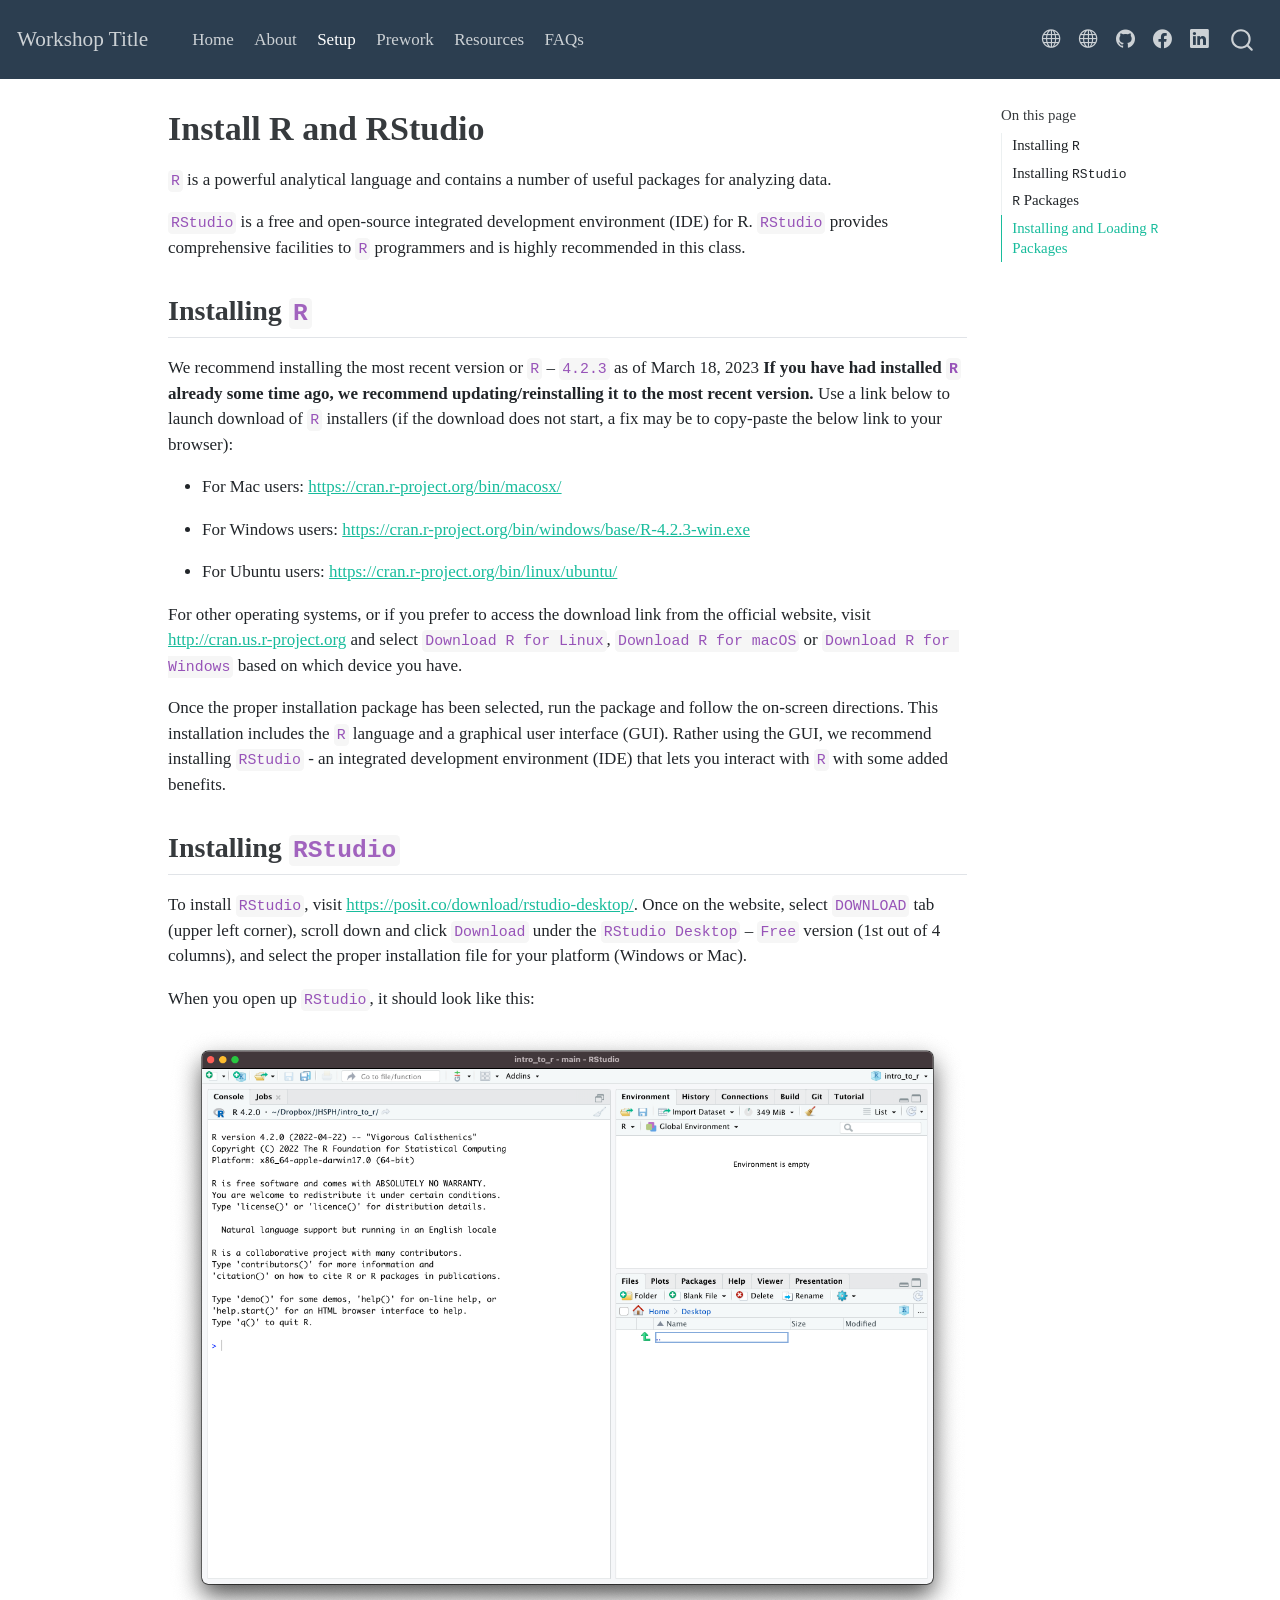
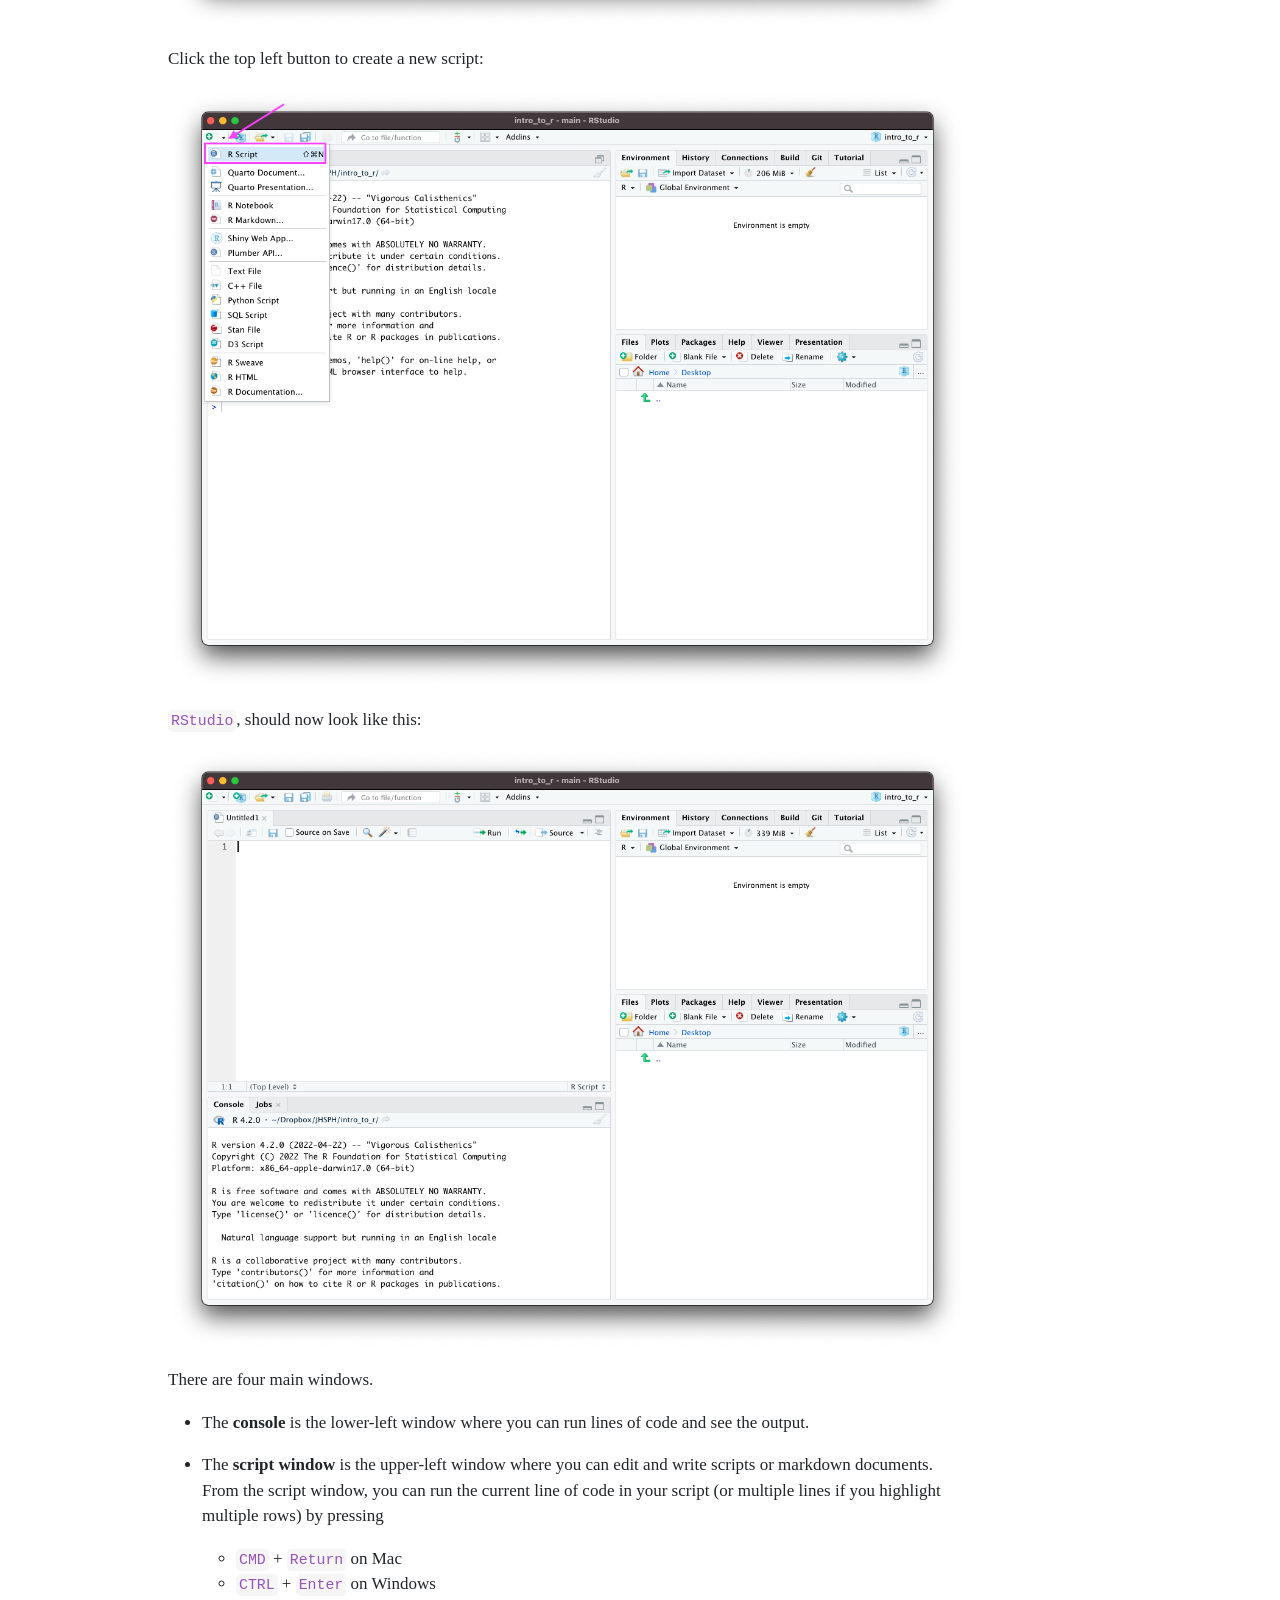
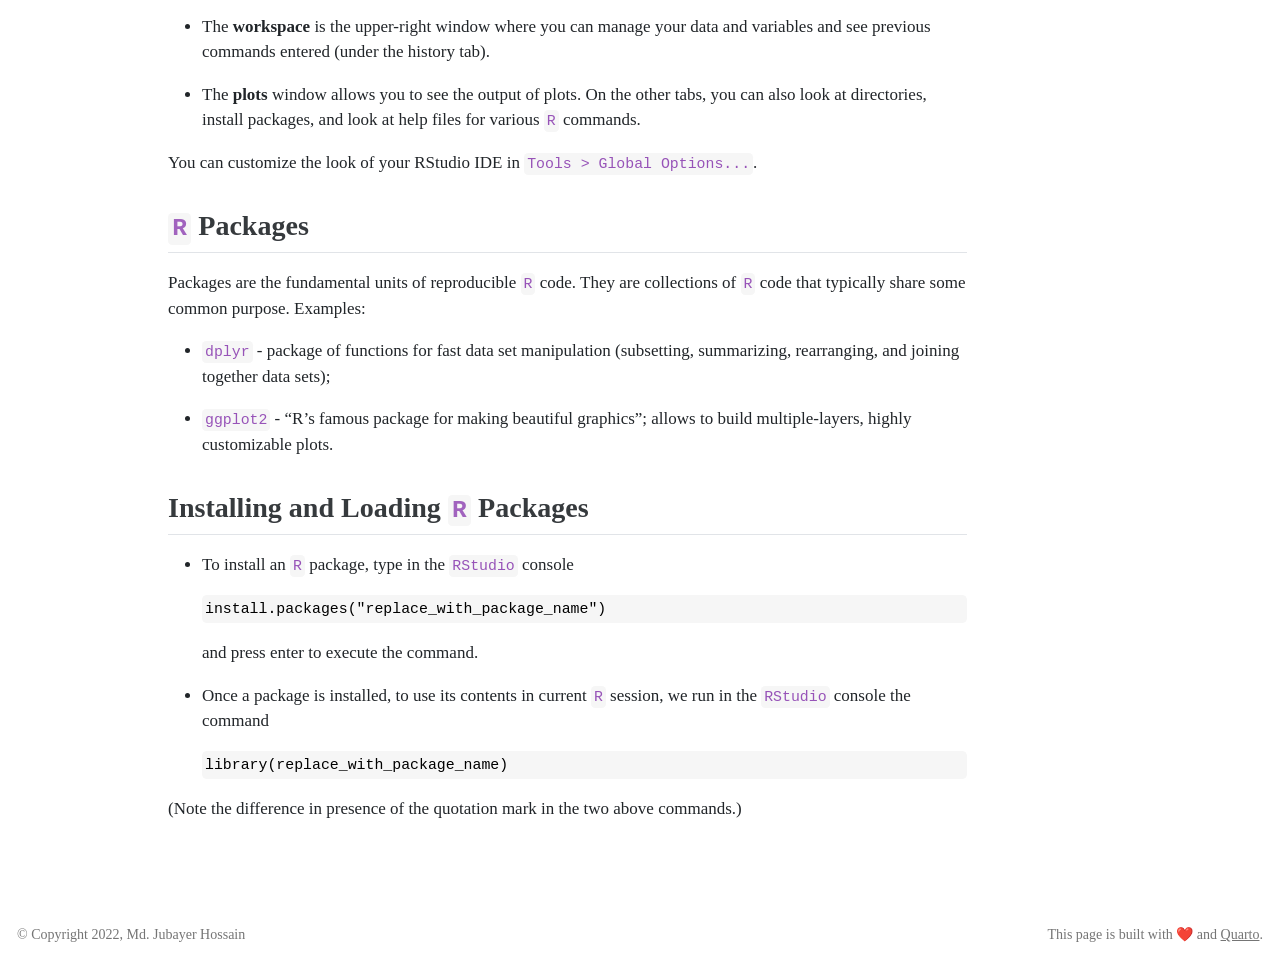
<file: docs/setup.html>
<!DOCTYPE html>
<html xmlns="http://www.w3.org/1999/xhtml" lang="en" xml:lang="en"><head>

<meta charset="utf-8">
<meta name="generator" content="quarto-1.3.433">

<meta name="viewport" content="width=device-width, initial-scale=1.0, user-scalable=yes">


<title>Workshop Title - Install R and RStudio</title>
<style>
code{white-space: pre-wrap;}
span.smallcaps{font-variant: small-caps;}
div.columns{display: flex; gap: min(4vw, 1.5em);}
div.column{flex: auto; overflow-x: auto;}
div.hanging-indent{margin-left: 1.5em; text-indent: -1.5em;}
ul.task-list{list-style: none;}
ul.task-list li input[type="checkbox"] {
  width: 0.8em;
  margin: 0 0.8em 0.2em -1em; /* quarto-specific, see https://github.com/quarto-dev/quarto-cli/issues/4556 */ 
  vertical-align: middle;
}
</style>


<script src="site_libs/quarto-nav/quarto-nav.js"></script>
<script src="site_libs/quarto-nav/headroom.min.js"></script>
<script src="site_libs/clipboard/clipboard.min.js"></script>
<script src="site_libs/quarto-search/autocomplete.umd.js"></script>
<script src="site_libs/quarto-search/fuse.min.js"></script>
<script src="site_libs/quarto-search/quarto-search.js"></script>
<meta name="quarto:offset" content="./">
<script src="site_libs/quarto-html/quarto.js"></script>
<script src="site_libs/quarto-html/popper.min.js"></script>
<script src="site_libs/quarto-html/tippy.umd.min.js"></script>
<script src="site_libs/quarto-html/anchor.min.js"></script>
<link href="site_libs/quarto-html/tippy.css" rel="stylesheet">
<link href="site_libs/quarto-html/quarto-syntax-highlighting.css" rel="stylesheet" id="quarto-text-highlighting-styles">
<script src="site_libs/bootstrap/bootstrap.min.js"></script>
<link href="site_libs/bootstrap/bootstrap-icons.css" rel="stylesheet">
<link href="site_libs/bootstrap/bootstrap.min.css" rel="stylesheet" id="quarto-bootstrap" data-mode="light">
<script id="quarto-search-options" type="application/json">{
  "location": "navbar",
  "copy-button": false,
  "collapse-after": 3,
  "panel-placement": "end",
  "type": "overlay",
  "limit": 20,
  "language": {
    "search-no-results-text": "No results",
    "search-matching-documents-text": "matching documents",
    "search-copy-link-title": "Copy link to search",
    "search-hide-matches-text": "Hide additional matches",
    "search-more-match-text": "more match in this document",
    "search-more-matches-text": "more matches in this document",
    "search-clear-button-title": "Clear",
    "search-detached-cancel-button-title": "Cancel",
    "search-submit-button-title": "Submit",
    "search-label": "Search"
  }
}</script>


<link rel="stylesheet" href="styles.css">
</head>

<body class="nav-fixed">

<div id="quarto-search-results"></div>
  <header id="quarto-header" class="headroom fixed-top">
    <nav class="navbar navbar-expand-lg navbar-dark ">
      <div class="navbar-container container-fluid">
      <div class="navbar-brand-container">
    <a class="navbar-brand" href="./index.html">
    <span class="navbar-title">Workshop Title</span>
    </a>
  </div>
            <div id="quarto-search" class="" title="Search"></div>
          <button class="navbar-toggler" type="button" data-bs-toggle="collapse" data-bs-target="#navbarCollapse" aria-controls="navbarCollapse" aria-expanded="false" aria-label="Toggle navigation" onclick="if (window.quartoToggleHeadroom) { window.quartoToggleHeadroom(); }">
  <span class="navbar-toggler-icon"></span>
</button>
          <div class="collapse navbar-collapse" id="navbarCollapse">
            <ul class="navbar-nav navbar-nav-scroll me-auto">
  <li class="nav-item">
    <a class="nav-link" href="./index.html" rel="" target="">
 <span class="menu-text">Home</span></a>
  </li>  
  <li class="nav-item">
    <a class="nav-link" href="./about.html" rel="" target="">
 <span class="menu-text">About</span></a>
  </li>  
  <li class="nav-item">
    <a class="nav-link active" href="./setup.html" rel="" target="" aria-current="page">
 <span class="menu-text">Setup</span></a>
  </li>  
  <li class="nav-item">
    <a class="nav-link" href="./prework.html" rel="" target="">
 <span class="menu-text">Prework</span></a>
  </li>  
  <li class="nav-item">
    <a class="nav-link" href="./resources.html" rel="" target="">
 <span class="menu-text">Resources</span></a>
  </li>  
  <li class="nav-item">
    <a class="nav-link" href="./q-and-a.html" rel="" target="">
 <span class="menu-text">FAQs</span></a>
  </li>  
</ul>
            <ul class="navbar-nav navbar-nav-scroll ms-auto">
  <li class="nav-item compact">
    <a class="nav-link" href="https://chiralbd.org/" rel="" target=""><i class="bi bi-globe" role="img">
</i> 
 <span class="menu-text"></span></a>
  </li>  
  <li class="nav-item compact">
    <a class="nav-link" href="https://omicscenter.github.io/" rel="" target=""><i class="bi bi-globe" role="img">
</i> 
 <span class="menu-text"></span></a>
  </li>  
  <li class="nav-item compact">
    <a class="nav-link" href="https://github.com/omicscenter" rel="" target=""><i class="bi bi-github" role="img">
</i> 
 <span class="menu-text"></span></a>
  </li>  
  <li class="nav-item compact">
    <a class="nav-link" href="https://www.facebook.com/omicscenter" rel="" target=""><i class="bi bi-facebook" role="img">
</i> 
 <span class="menu-text"></span></a>
  </li>  
  <li class="nav-item compact">
    <a class="nav-link" href="https://www.linkedin.com/company/chiral-bangladesh/" rel="" target=""><i class="bi bi-linkedin" role="img">
</i> 
 <span class="menu-text"></span></a>
  </li>  
</ul>
            <div class="quarto-navbar-tools">
</div>
          </div> <!-- /navcollapse -->
      </div> <!-- /container-fluid -->
    </nav>
</header>
<!-- content -->
<div id="quarto-content" class="quarto-container page-columns page-rows-contents page-layout-article page-navbar">
<!-- sidebar -->
<!-- margin-sidebar -->
    <div id="quarto-margin-sidebar" class="sidebar margin-sidebar">
        <nav id="TOC" role="doc-toc" class="toc-active">
    <h2 id="toc-title">On this page</h2>
   
  <ul>
  <li><a href="#installing-r" id="toc-installing-r" class="nav-link active" data-scroll-target="#installing-r">Installing <code>R</code></a></li>
  <li><a href="#installing-rstudio" id="toc-installing-rstudio" class="nav-link" data-scroll-target="#installing-rstudio">Installing <code>RStudio</code></a></li>
  <li><a href="#r-packages" id="toc-r-packages" class="nav-link" data-scroll-target="#r-packages"><code>R</code> Packages</a></li>
  <li><a href="#installing-and-loading-r-packages" id="toc-installing-and-loading-r-packages" class="nav-link" data-scroll-target="#installing-and-loading-r-packages">Installing and Loading <code>R</code> Packages</a></li>
  </ul>
</nav>
    </div>
<!-- main -->
<main class="content" id="quarto-document-content">

<header id="title-block-header" class="quarto-title-block default">
<div class="quarto-title">
<h1 class="title">Install R and RStudio</h1>
</div>



<div class="quarto-title-meta">

    
  
    
  </div>
  

</header>

<p><code>R</code> is a powerful analytical language and contains a number of useful packages for analyzing data.</p>
<p><code>RStudio</code> is a free and open-source integrated development environment (IDE) for R. <code>RStudio</code> provides comprehensive facilities to <code>R</code> programmers and is highly recommended in this class.</p>
<section id="installing-r" class="level2">
<h2 class="anchored" data-anchor-id="installing-r">Installing <code>R</code></h2>
<p>We recommend installing the most recent version or <code>R</code> – <code>4.2.3</code> as of March 18, 2023 <strong>If you have had installed <code>R</code> already some time ago, we recommend updating/reinstalling it to the most recent version.</strong> Use a link below to launch download of <code>R</code> installers (if the download does not start, a fix may be to copy-paste the below link to your browser):</p>
<ul>
<li><p>For Mac users: <a href="https://cran.r-project.org/bin/macosx/" class="uri">https://cran.r-project.org/bin/macosx/</a></p></li>
<li><p>For Windows users: <a href="https://cran.r-project.org/bin/windows/base/R-4.2.3-win.exe" class="uri">https://cran.r-project.org/bin/windows/base/R-4.2.3-win.exe</a></p></li>
<li><p>For Ubuntu users: <a href="https://cran.r-project.org/bin/linux/ubuntu/" class="uri">https://cran.r-project.org/bin/linux/ubuntu/</a></p></li>
</ul>
<p>For other operating systems, or if you prefer to access the download link from the official website, visit <a href="http://cran.us.r-project.org" class="uri">http://cran.us.r-project.org</a> and select <code>Download R for Linux</code>, <code>Download R for macOS</code> or <code>Download R for Windows</code> based on which device you have.</p>
<p>Once the proper installation package has been selected, run the package and follow the on-screen directions. This installation includes the <code>R</code> language and a graphical user interface (GUI). Rather using the GUI, we recommend installing <code>RStudio</code> - an integrated development environment (IDE) that lets you interact with <code>R</code> with some added benefits.</p>
</section>
<section id="installing-rstudio" class="level2">
<h2 class="anchored" data-anchor-id="installing-rstudio">Installing <code>RStudio</code></h2>
<p>To install <code>RStudio</code>, visit <a href="https://posit.co/download/rstudio-desktop/" class="uri">https://posit.co/download/rstudio-desktop/</a>. Once on the website, select <code>DOWNLOAD</code> tab (upper left corner), scroll down and click <code>Download</code> under the <code>RStudio Desktop</code> – <code>Free</code> version (1st out of 4 columns), and select the proper installation file for your platform (Windows or Mac).</p>
<p>When you open up <code>RStudio</code>, it should look like this:</p>
<p><img src="images/RStudio_console.png" class="img-fluid"></p>
<p>Click the top left button to create a new script:</p>
<p><img src="images/New_script_click.png" class="img-fluid"></p>
<p><code>RStudio</code>, should now look like this:</p>
<p><img src="images/RStudio_4panes.png" class="img-fluid"></p>
<p>There are four main windows.</p>
<ul>
<li><p>The <strong>console</strong> is the lower-left window where you can run lines of code and see the output.</p></li>
<li><p>The <strong>script window</strong> is the upper-left window where you can edit and write scripts or markdown documents. From the script window, you can run the current line of code in your script (or multiple lines if you highlight multiple rows) by pressing</p>
<ul>
<li><code>CMD</code> + <code>Return</code> on Mac</li>
<li><code>CTRL</code> + <code>Enter</code> on Windows</li>
</ul></li>
<li><p>The <strong>workspace</strong> is the upper-right window where you can manage your data and variables and see previous commands entered (under the history tab).</p></li>
<li><p>The <strong>plots</strong> window allows you to see the output of plots. On the other tabs, you can also look at directories, install packages, and look at help files for various <code>R</code> commands.</p></li>
</ul>
<p>You can customize the look of your RStudio IDE in <code>Tools &gt; Global Options...</code>.</p>
</section>
<section id="r-packages" class="level2">
<h2 class="anchored" data-anchor-id="r-packages"><code>R</code> Packages</h2>
<p>Packages are the fundamental units of reproducible <code>R</code> code. They are collections of <code>R</code> code that typically share some common purpose. Examples:</p>
<ul>
<li><p><code>dplyr</code> - package of functions for fast data set manipulation (subsetting, summarizing, rearranging, and joining together data sets);</p></li>
<li><p><code>ggplot2</code> - “R’s famous package for making beautiful graphics”; allows to build multiple-layers, highly customizable plots.</p></li>
</ul>
</section>
<section id="installing-and-loading-r-packages" class="level2">
<h2 class="anchored" data-anchor-id="installing-and-loading-r-packages">Installing and Loading <code>R</code> Packages</h2>
<ul>
<li><p>To install an <code>R</code> package, type in the <code>RStudio</code> console</p>
<pre><code>install.packages("replace_with_package_name")</code></pre>
<p>and press enter to execute the command.</p></li>
<li><p>Once a package is installed, to use its contents in current <code>R</code> session, we run in the <code>RStudio</code> console the command</p>
<pre><code>library(replace_with_package_name)</code></pre></li>
</ul>
<p>(Note the difference in presence of the quotation mark in the two above commands.)</p>


</section>

</main> <!-- /main -->
<script id="quarto-html-after-body" type="application/javascript">
window.document.addEventListener("DOMContentLoaded", function (event) {
  const toggleBodyColorMode = (bsSheetEl) => {
    const mode = bsSheetEl.getAttribute("data-mode");
    const bodyEl = window.document.querySelector("body");
    if (mode === "dark") {
      bodyEl.classList.add("quarto-dark");
      bodyEl.classList.remove("quarto-light");
    } else {
      bodyEl.classList.add("quarto-light");
      bodyEl.classList.remove("quarto-dark");
    }
  }
  const toggleBodyColorPrimary = () => {
    const bsSheetEl = window.document.querySelector("link#quarto-bootstrap");
    if (bsSheetEl) {
      toggleBodyColorMode(bsSheetEl);
    }
  }
  toggleBodyColorPrimary();  
  const icon = "";
  const anchorJS = new window.AnchorJS();
  anchorJS.options = {
    placement: 'right',
    icon: icon
  };
  anchorJS.add('.anchored');
  const isCodeAnnotation = (el) => {
    for (const clz of el.classList) {
      if (clz.startsWith('code-annotation-')) {                     
        return true;
      }
    }
    return false;
  }
  const clipboard = new window.ClipboardJS('.code-copy-button', {
    text: function(trigger) {
      const codeEl = trigger.previousElementSibling.cloneNode(true);
      for (const childEl of codeEl.children) {
        if (isCodeAnnotation(childEl)) {
          childEl.remove();
        }
      }
      return codeEl.innerText;
    }
  });
  clipboard.on('success', function(e) {
    // button target
    const button = e.trigger;
    // don't keep focus
    button.blur();
    // flash "checked"
    button.classList.add('code-copy-button-checked');
    var currentTitle = button.getAttribute("title");
    button.setAttribute("title", "Copied!");
    let tooltip;
    if (window.bootstrap) {
      button.setAttribute("data-bs-toggle", "tooltip");
      button.setAttribute("data-bs-placement", "left");
      button.setAttribute("data-bs-title", "Copied!");
      tooltip = new bootstrap.Tooltip(button, 
        { trigger: "manual", 
          customClass: "code-copy-button-tooltip",
          offset: [0, -8]});
      tooltip.show();    
    }
    setTimeout(function() {
      if (tooltip) {
        tooltip.hide();
        button.removeAttribute("data-bs-title");
        button.removeAttribute("data-bs-toggle");
        button.removeAttribute("data-bs-placement");
      }
      button.setAttribute("title", currentTitle);
      button.classList.remove('code-copy-button-checked');
    }, 1000);
    // clear code selection
    e.clearSelection();
  });
  function tippyHover(el, contentFn) {
    const config = {
      allowHTML: true,
      content: contentFn,
      maxWidth: 500,
      delay: 100,
      arrow: false,
      appendTo: function(el) {
          return el.parentElement;
      },
      interactive: true,
      interactiveBorder: 10,
      theme: 'quarto',
      placement: 'bottom-start'
    };
    window.tippy(el, config); 
  }
  const noterefs = window.document.querySelectorAll('a[role="doc-noteref"]');
  for (var i=0; i<noterefs.length; i++) {
    const ref = noterefs[i];
    tippyHover(ref, function() {
      // use id or data attribute instead here
      let href = ref.getAttribute('data-footnote-href') || ref.getAttribute('href');
      try { href = new URL(href).hash; } catch {}
      const id = href.replace(/^#\/?/, "");
      const note = window.document.getElementById(id);
      return note.innerHTML;
    });
  }
      let selectedAnnoteEl;
      const selectorForAnnotation = ( cell, annotation) => {
        let cellAttr = 'data-code-cell="' + cell + '"';
        let lineAttr = 'data-code-annotation="' +  annotation + '"';
        const selector = 'span[' + cellAttr + '][' + lineAttr + ']';
        return selector;
      }
      const selectCodeLines = (annoteEl) => {
        const doc = window.document;
        const targetCell = annoteEl.getAttribute("data-target-cell");
        const targetAnnotation = annoteEl.getAttribute("data-target-annotation");
        const annoteSpan = window.document.querySelector(selectorForAnnotation(targetCell, targetAnnotation));
        const lines = annoteSpan.getAttribute("data-code-lines").split(",");
        const lineIds = lines.map((line) => {
          return targetCell + "-" + line;
        })
        let top = null;
        let height = null;
        let parent = null;
        if (lineIds.length > 0) {
            //compute the position of the single el (top and bottom and make a div)
            const el = window.document.getElementById(lineIds[0]);
            top = el.offsetTop;
            height = el.offsetHeight;
            parent = el.parentElement.parentElement;
          if (lineIds.length > 1) {
            const lastEl = window.document.getElementById(lineIds[lineIds.length - 1]);
            const bottom = lastEl.offsetTop + lastEl.offsetHeight;
            height = bottom - top;
          }
          if (top !== null && height !== null && parent !== null) {
            // cook up a div (if necessary) and position it 
            let div = window.document.getElementById("code-annotation-line-highlight");
            if (div === null) {
              div = window.document.createElement("div");
              div.setAttribute("id", "code-annotation-line-highlight");
              div.style.position = 'absolute';
              parent.appendChild(div);
            }
            div.style.top = top - 2 + "px";
            div.style.height = height + 4 + "px";
            let gutterDiv = window.document.getElementById("code-annotation-line-highlight-gutter");
            if (gutterDiv === null) {
              gutterDiv = window.document.createElement("div");
              gutterDiv.setAttribute("id", "code-annotation-line-highlight-gutter");
              gutterDiv.style.position = 'absolute';
              const codeCell = window.document.getElementById(targetCell);
              const gutter = codeCell.querySelector('.code-annotation-gutter');
              gutter.appendChild(gutterDiv);
            }
            gutterDiv.style.top = top - 2 + "px";
            gutterDiv.style.height = height + 4 + "px";
          }
          selectedAnnoteEl = annoteEl;
        }
      };
      const unselectCodeLines = () => {
        const elementsIds = ["code-annotation-line-highlight", "code-annotation-line-highlight-gutter"];
        elementsIds.forEach((elId) => {
          const div = window.document.getElementById(elId);
          if (div) {
            div.remove();
          }
        });
        selectedAnnoteEl = undefined;
      };
      // Attach click handler to the DT
      const annoteDls = window.document.querySelectorAll('dt[data-target-cell]');
      for (const annoteDlNode of annoteDls) {
        annoteDlNode.addEventListener('click', (event) => {
          const clickedEl = event.target;
          if (clickedEl !== selectedAnnoteEl) {
            unselectCodeLines();
            const activeEl = window.document.querySelector('dt[data-target-cell].code-annotation-active');
            if (activeEl) {
              activeEl.classList.remove('code-annotation-active');
            }
            selectCodeLines(clickedEl);
            clickedEl.classList.add('code-annotation-active');
          } else {
            // Unselect the line
            unselectCodeLines();
            clickedEl.classList.remove('code-annotation-active');
          }
        });
      }
  const findCites = (el) => {
    const parentEl = el.parentElement;
    if (parentEl) {
      const cites = parentEl.dataset.cites;
      if (cites) {
        return {
          el,
          cites: cites.split(' ')
        };
      } else {
        return findCites(el.parentElement)
      }
    } else {
      return undefined;
    }
  };
  var bibliorefs = window.document.querySelectorAll('a[role="doc-biblioref"]');
  for (var i=0; i<bibliorefs.length; i++) {
    const ref = bibliorefs[i];
    const citeInfo = findCites(ref);
    if (citeInfo) {
      tippyHover(citeInfo.el, function() {
        var popup = window.document.createElement('div');
        citeInfo.cites.forEach(function(cite) {
          var citeDiv = window.document.createElement('div');
          citeDiv.classList.add('hanging-indent');
          citeDiv.classList.add('csl-entry');
          var biblioDiv = window.document.getElementById('ref-' + cite);
          if (biblioDiv) {
            citeDiv.innerHTML = biblioDiv.innerHTML;
          }
          popup.appendChild(citeDiv);
        });
        return popup.innerHTML;
      });
    }
  }
});
</script>
</div> <!-- /content -->
<footer class="footer">
  <div class="nav-footer">
    <div class="nav-footer-left">© Copyright 2022, Md. Jubayer Hossain</div>   
    <div class="nav-footer-center">
      &nbsp;
    </div>
    <div class="nav-footer-right">This page is built with ❤️ and <a href="https://quarto.org/">Quarto</a>.</div>
  </div>
</footer>



</body></html>
</file>
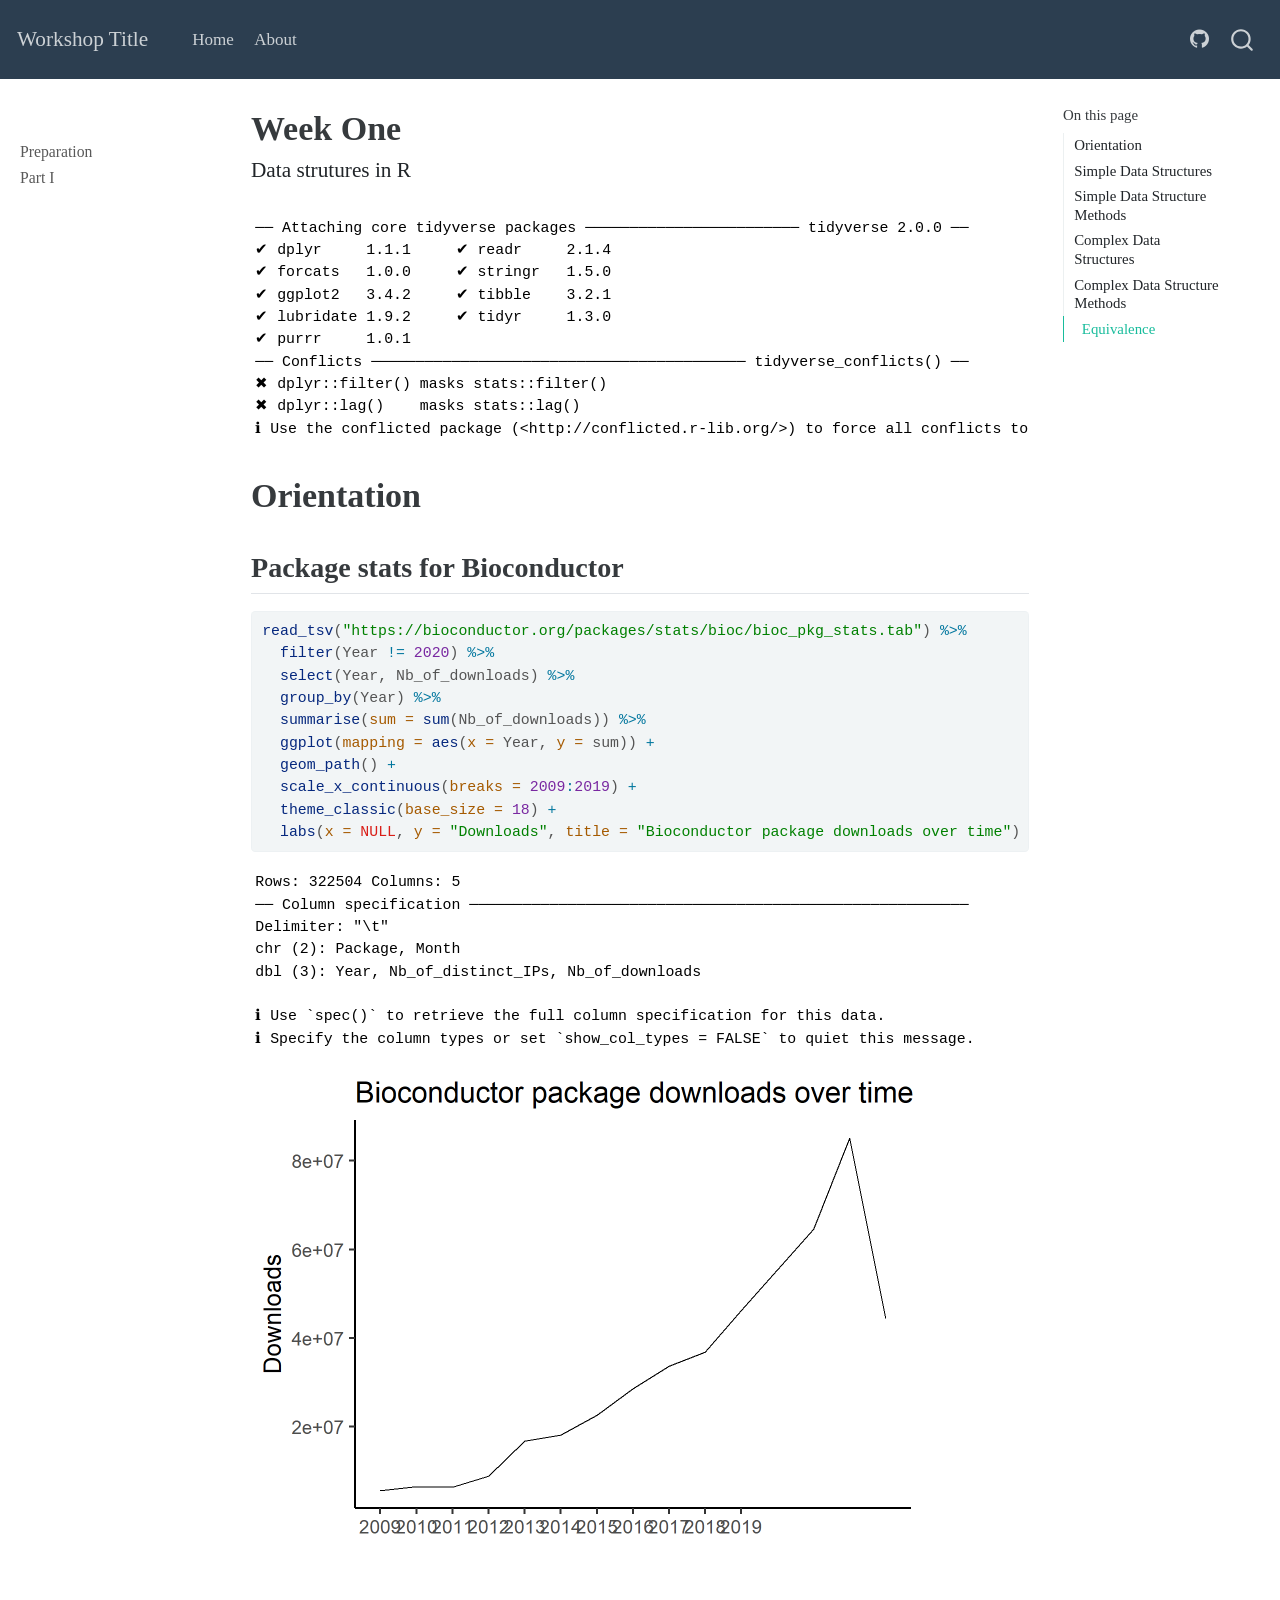
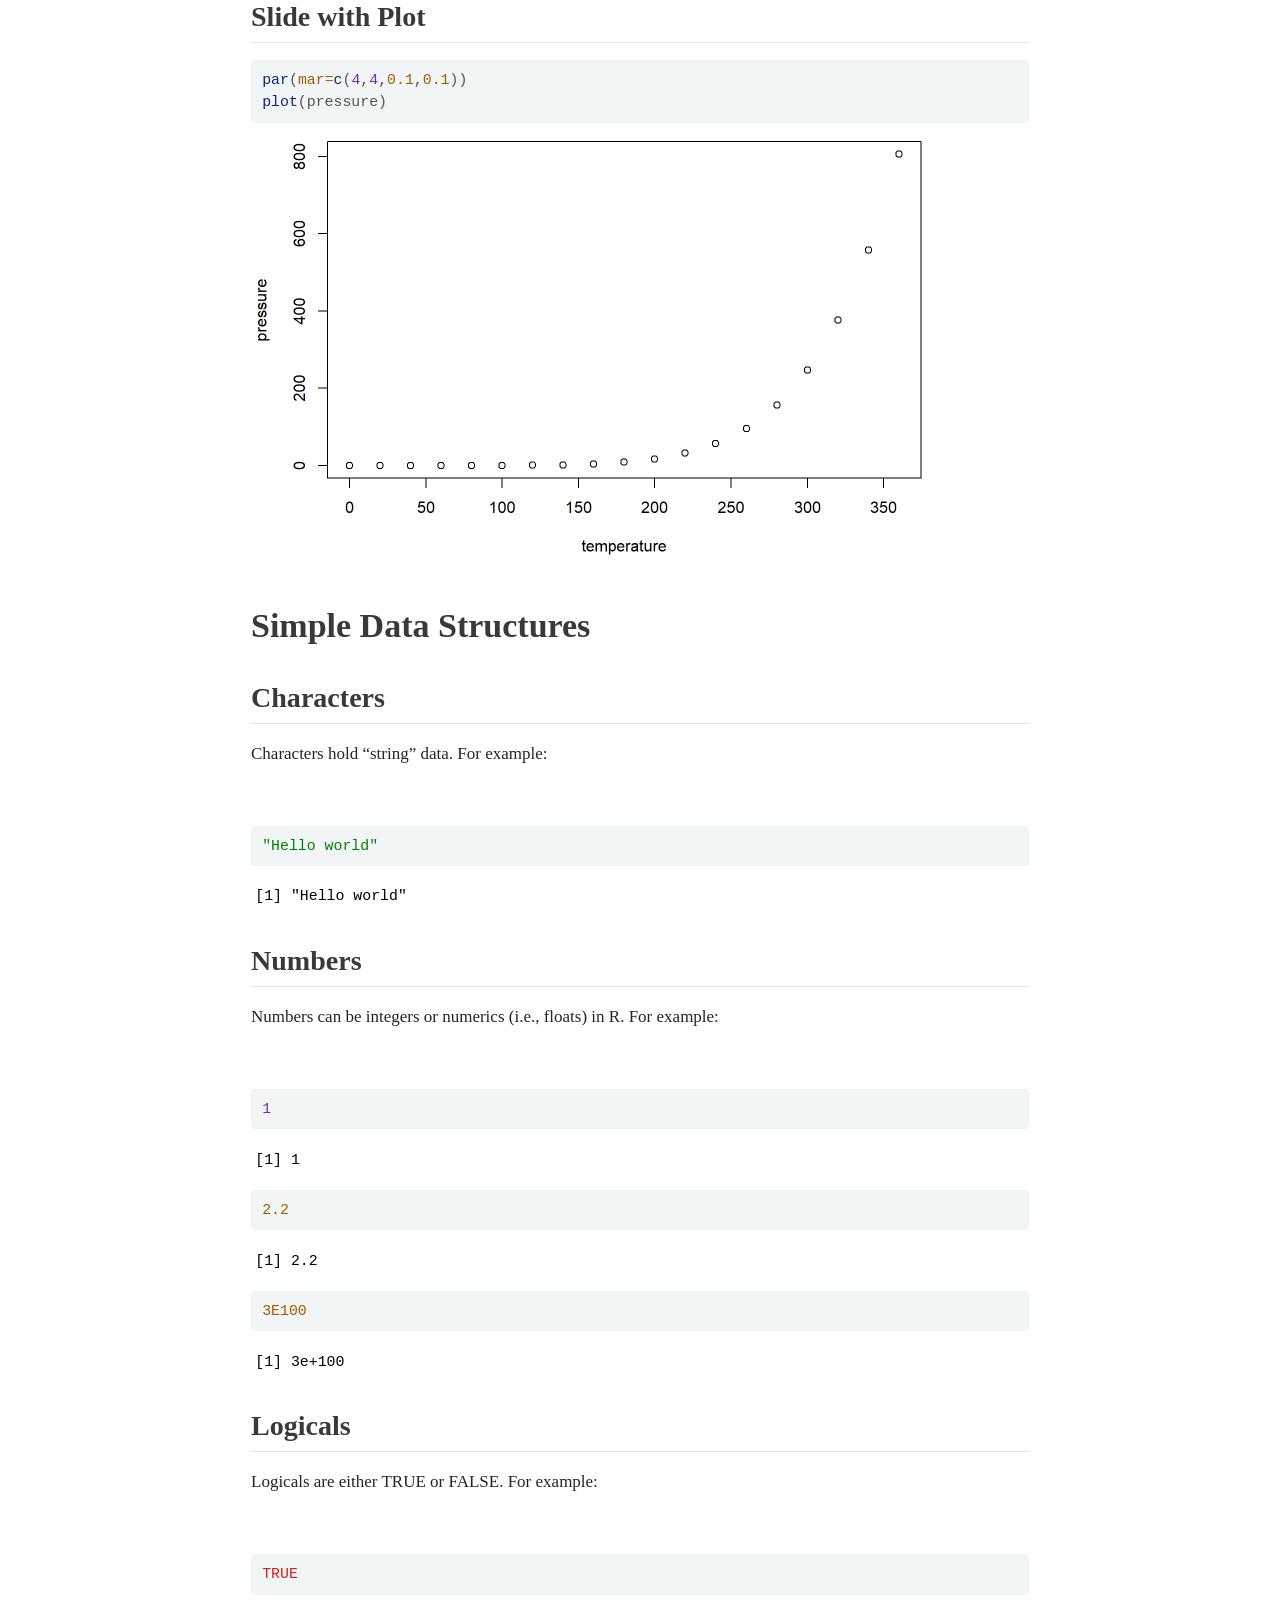
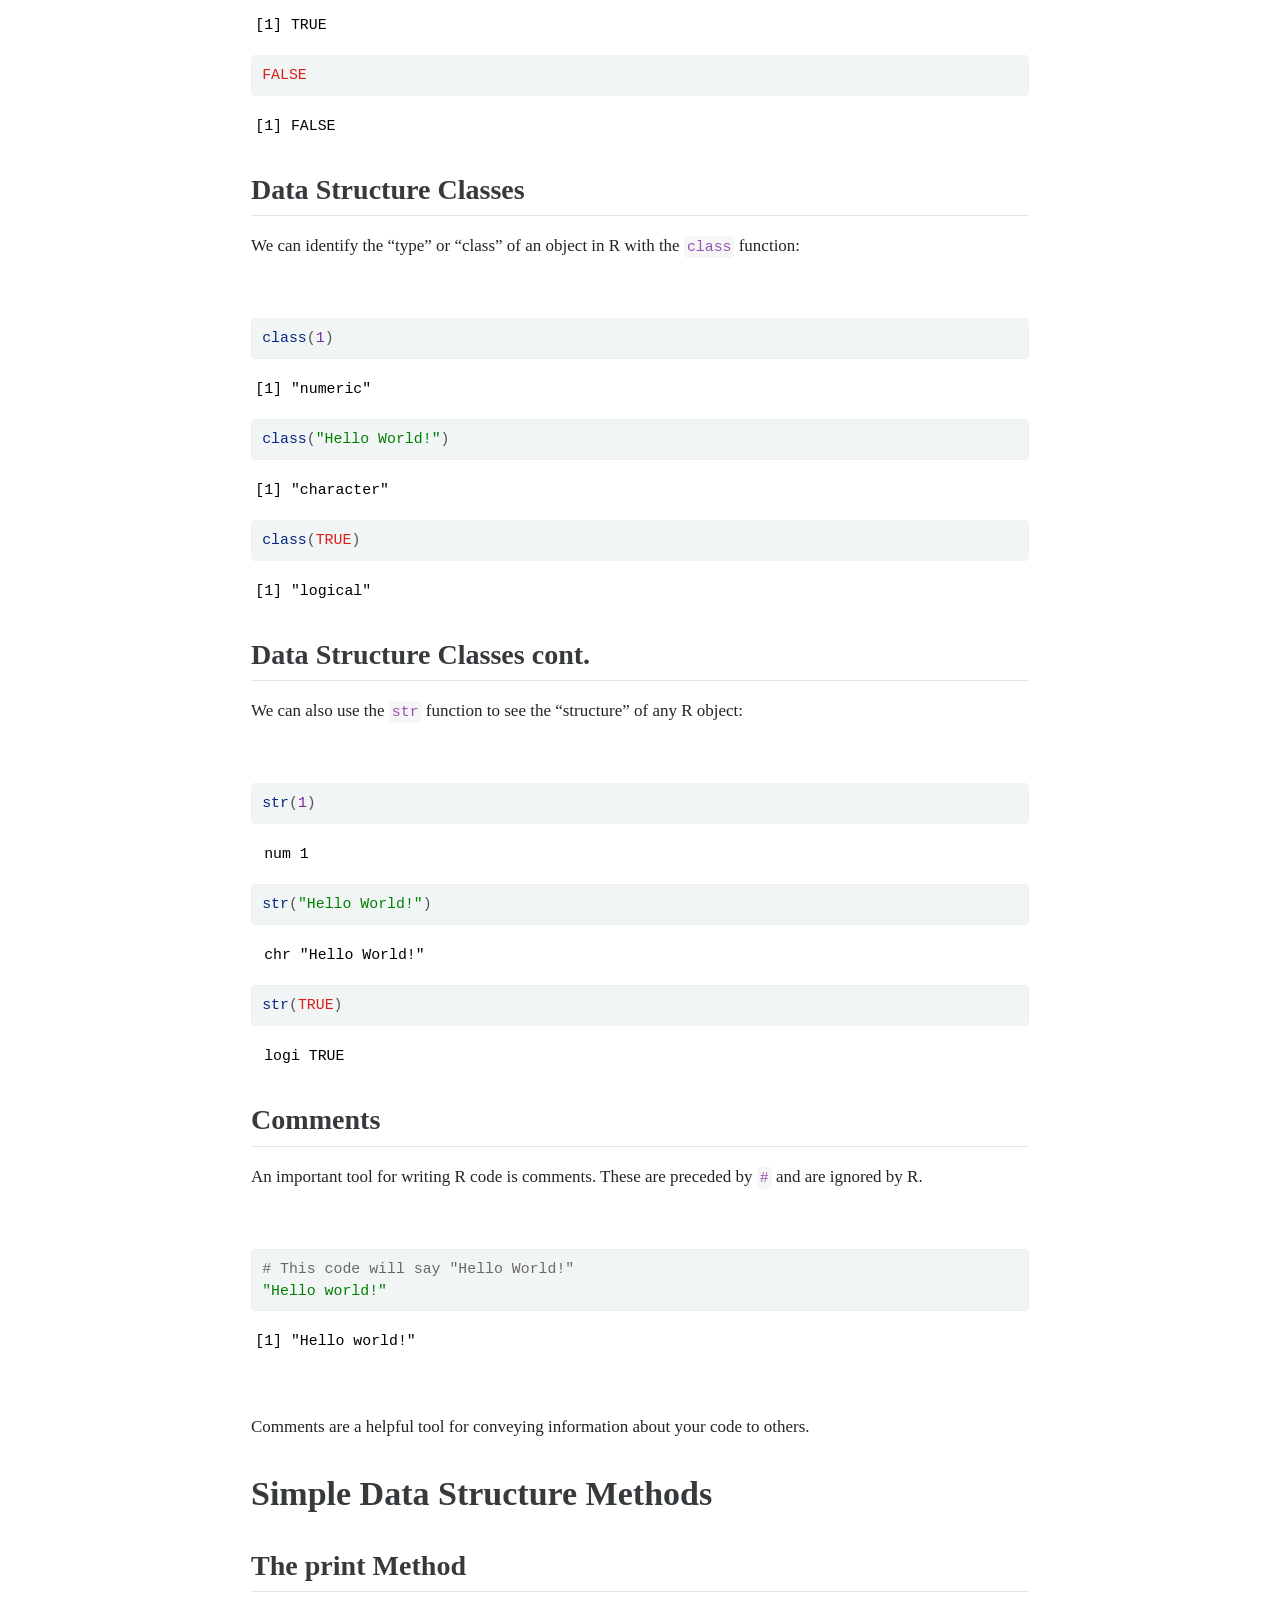
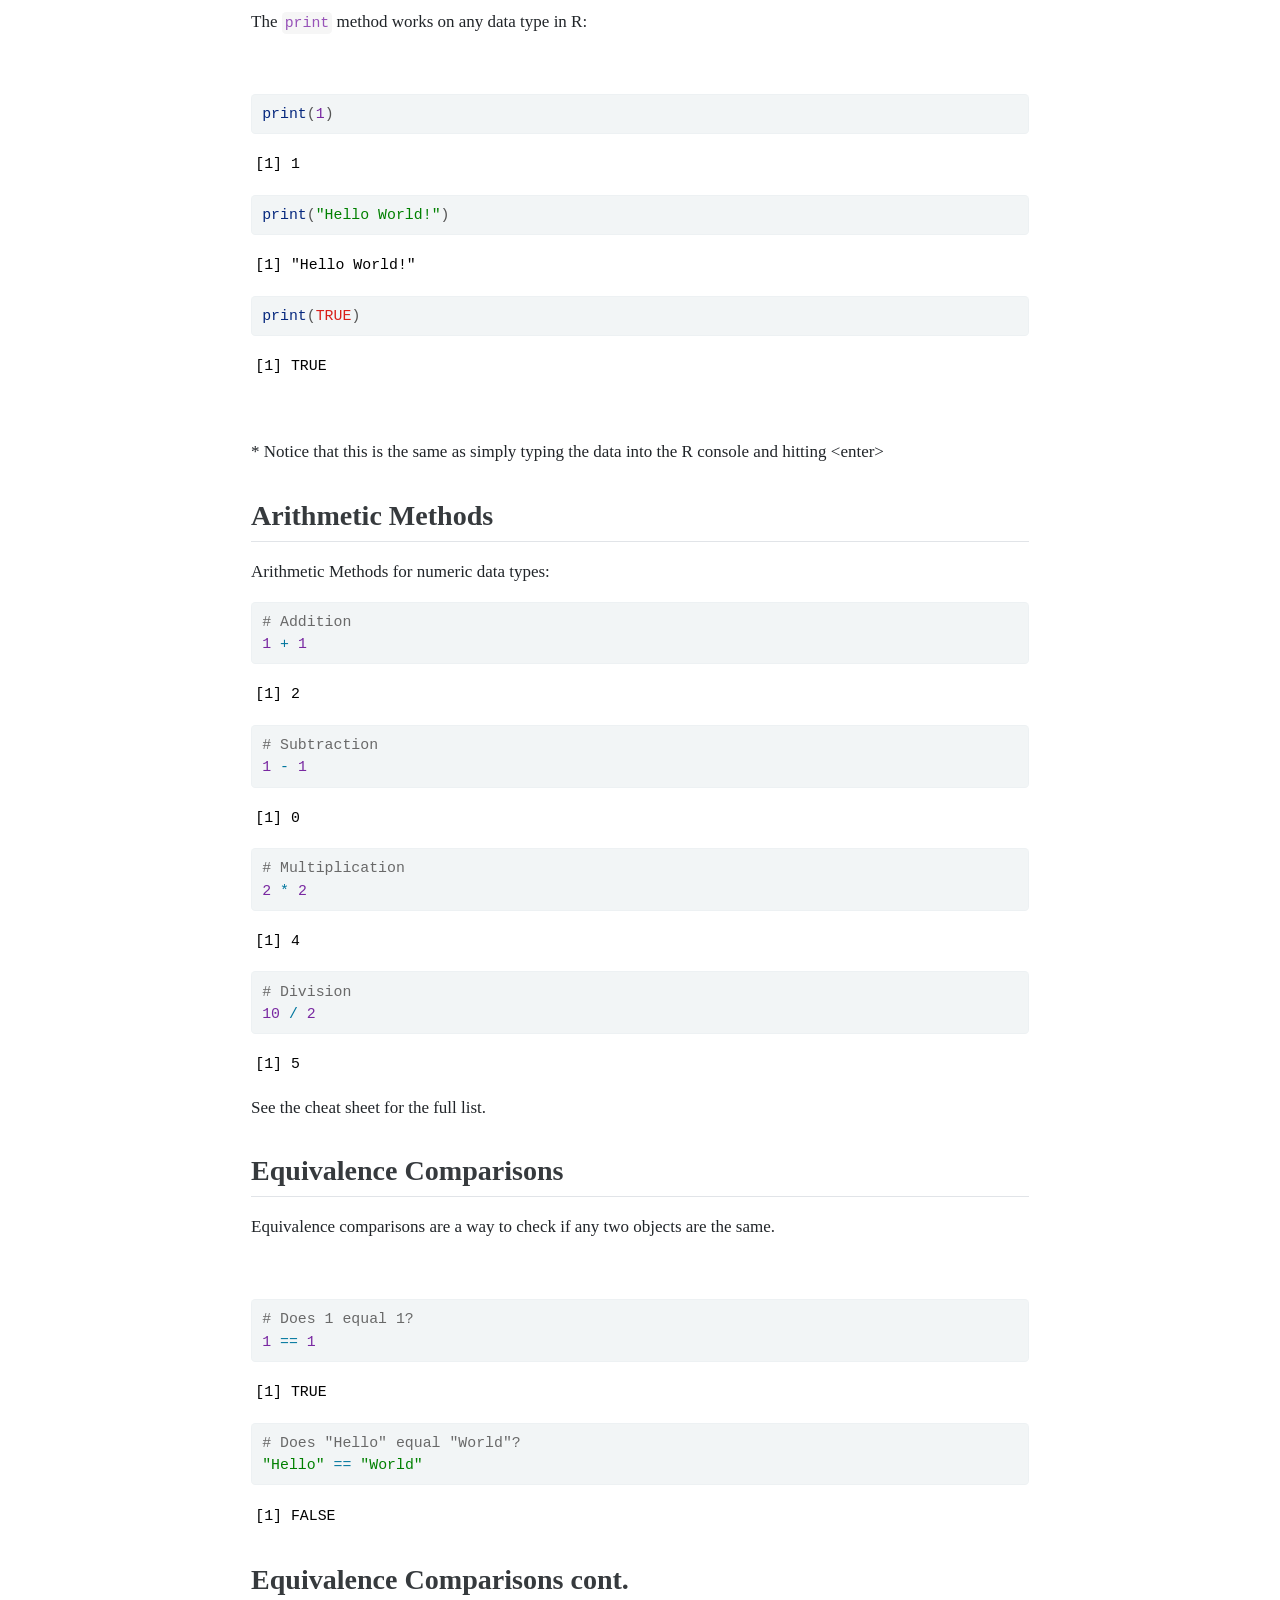
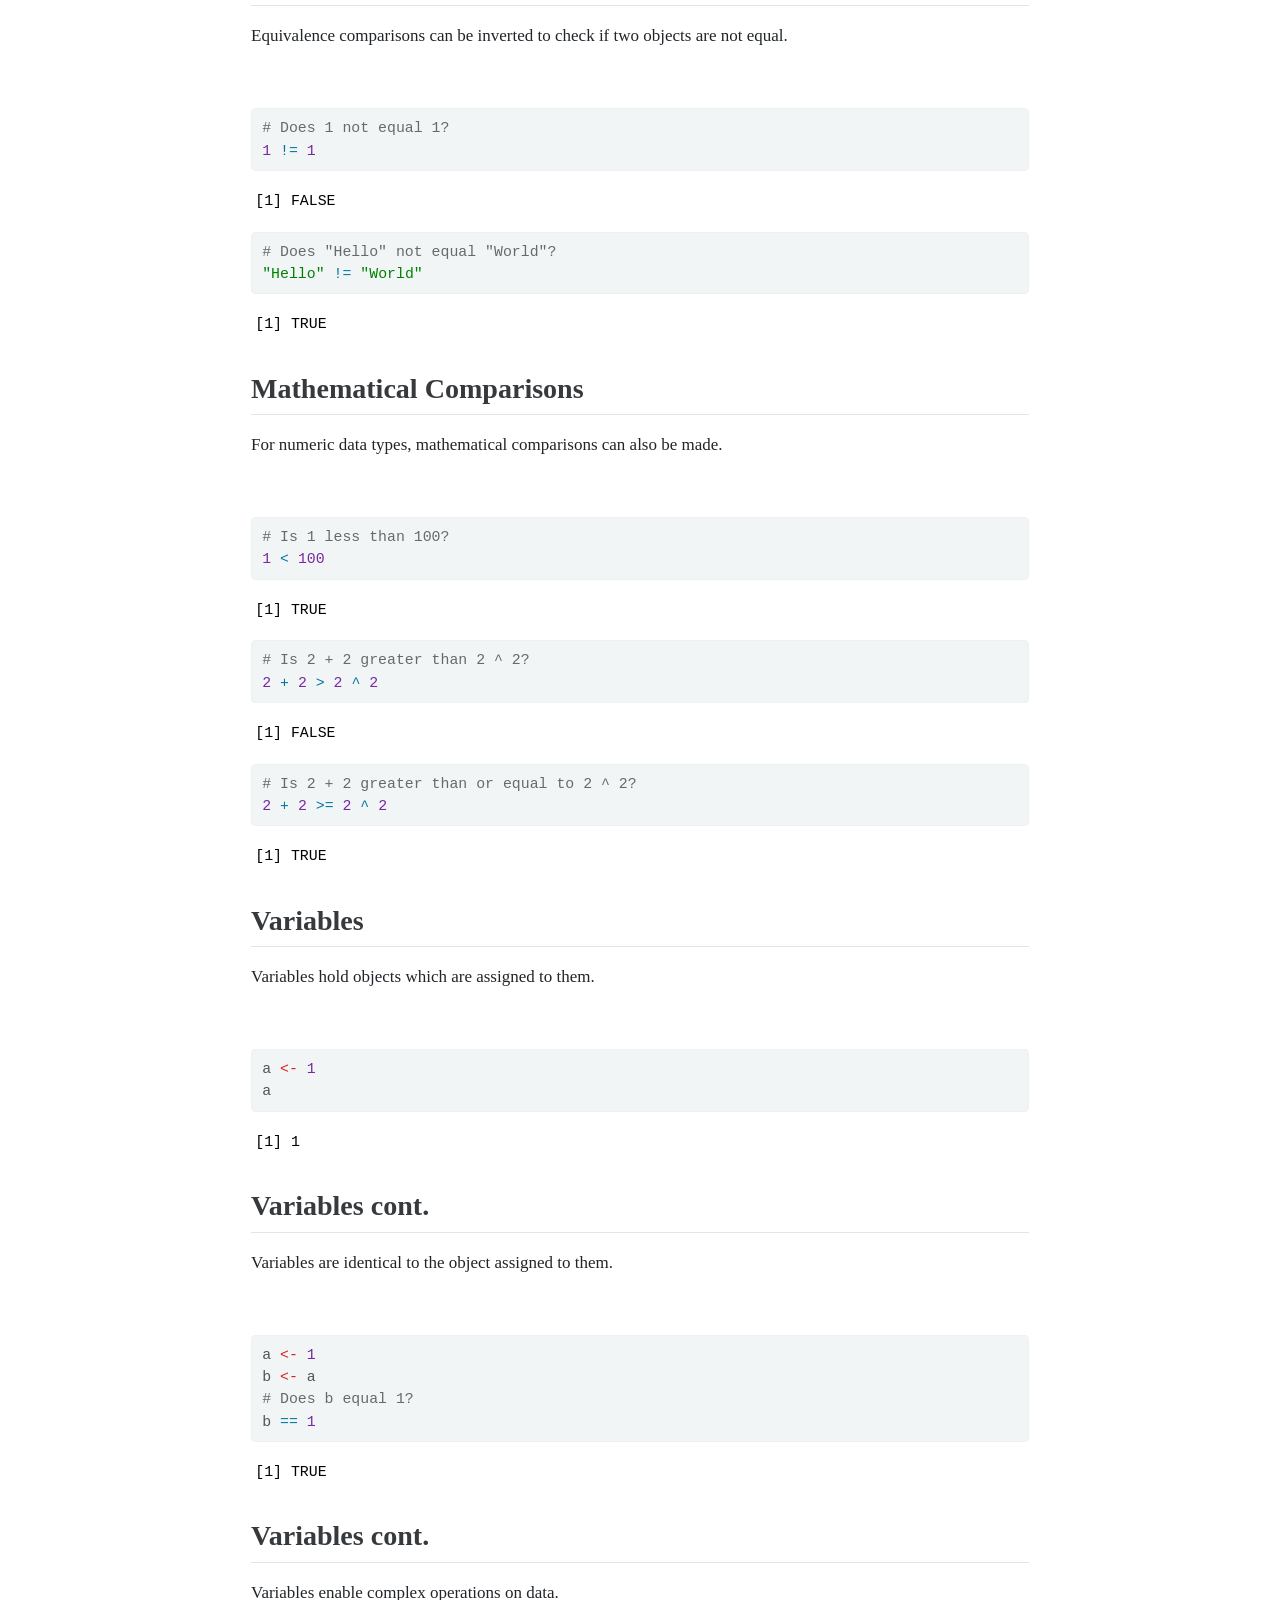
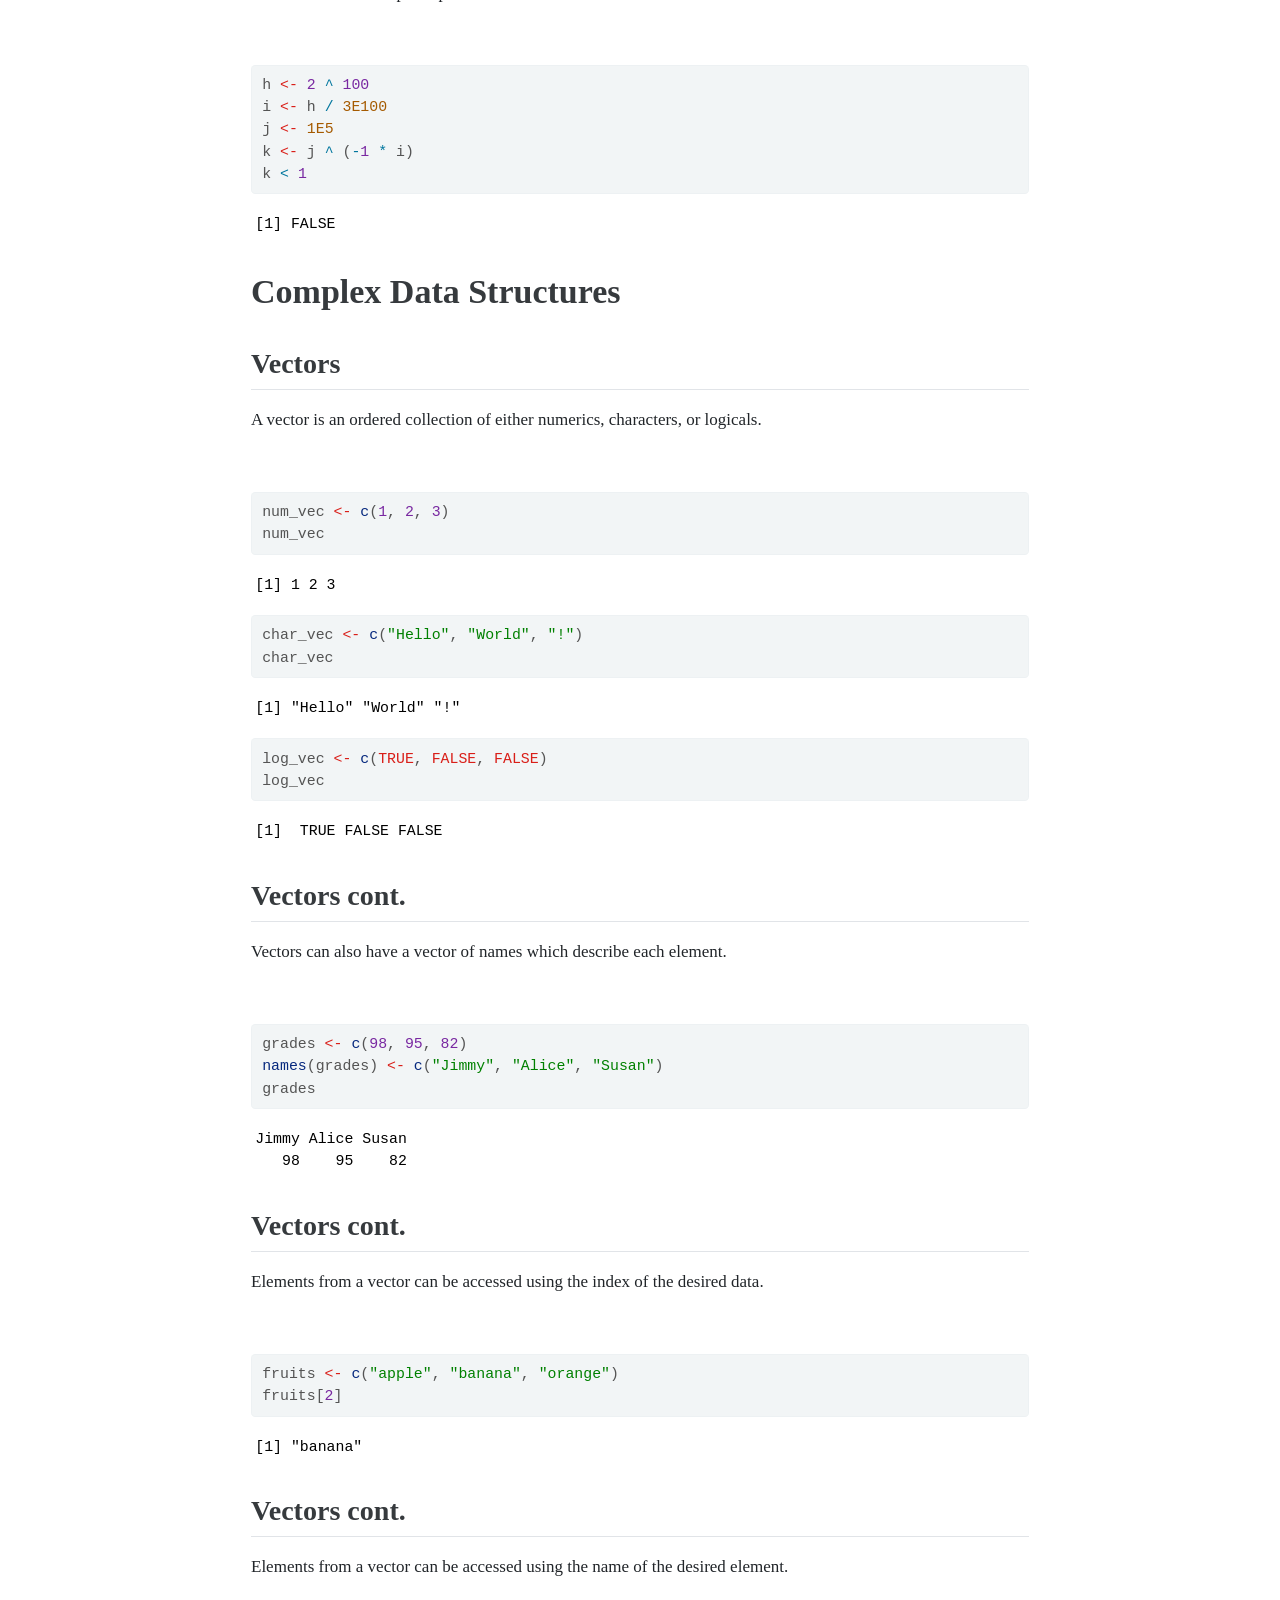
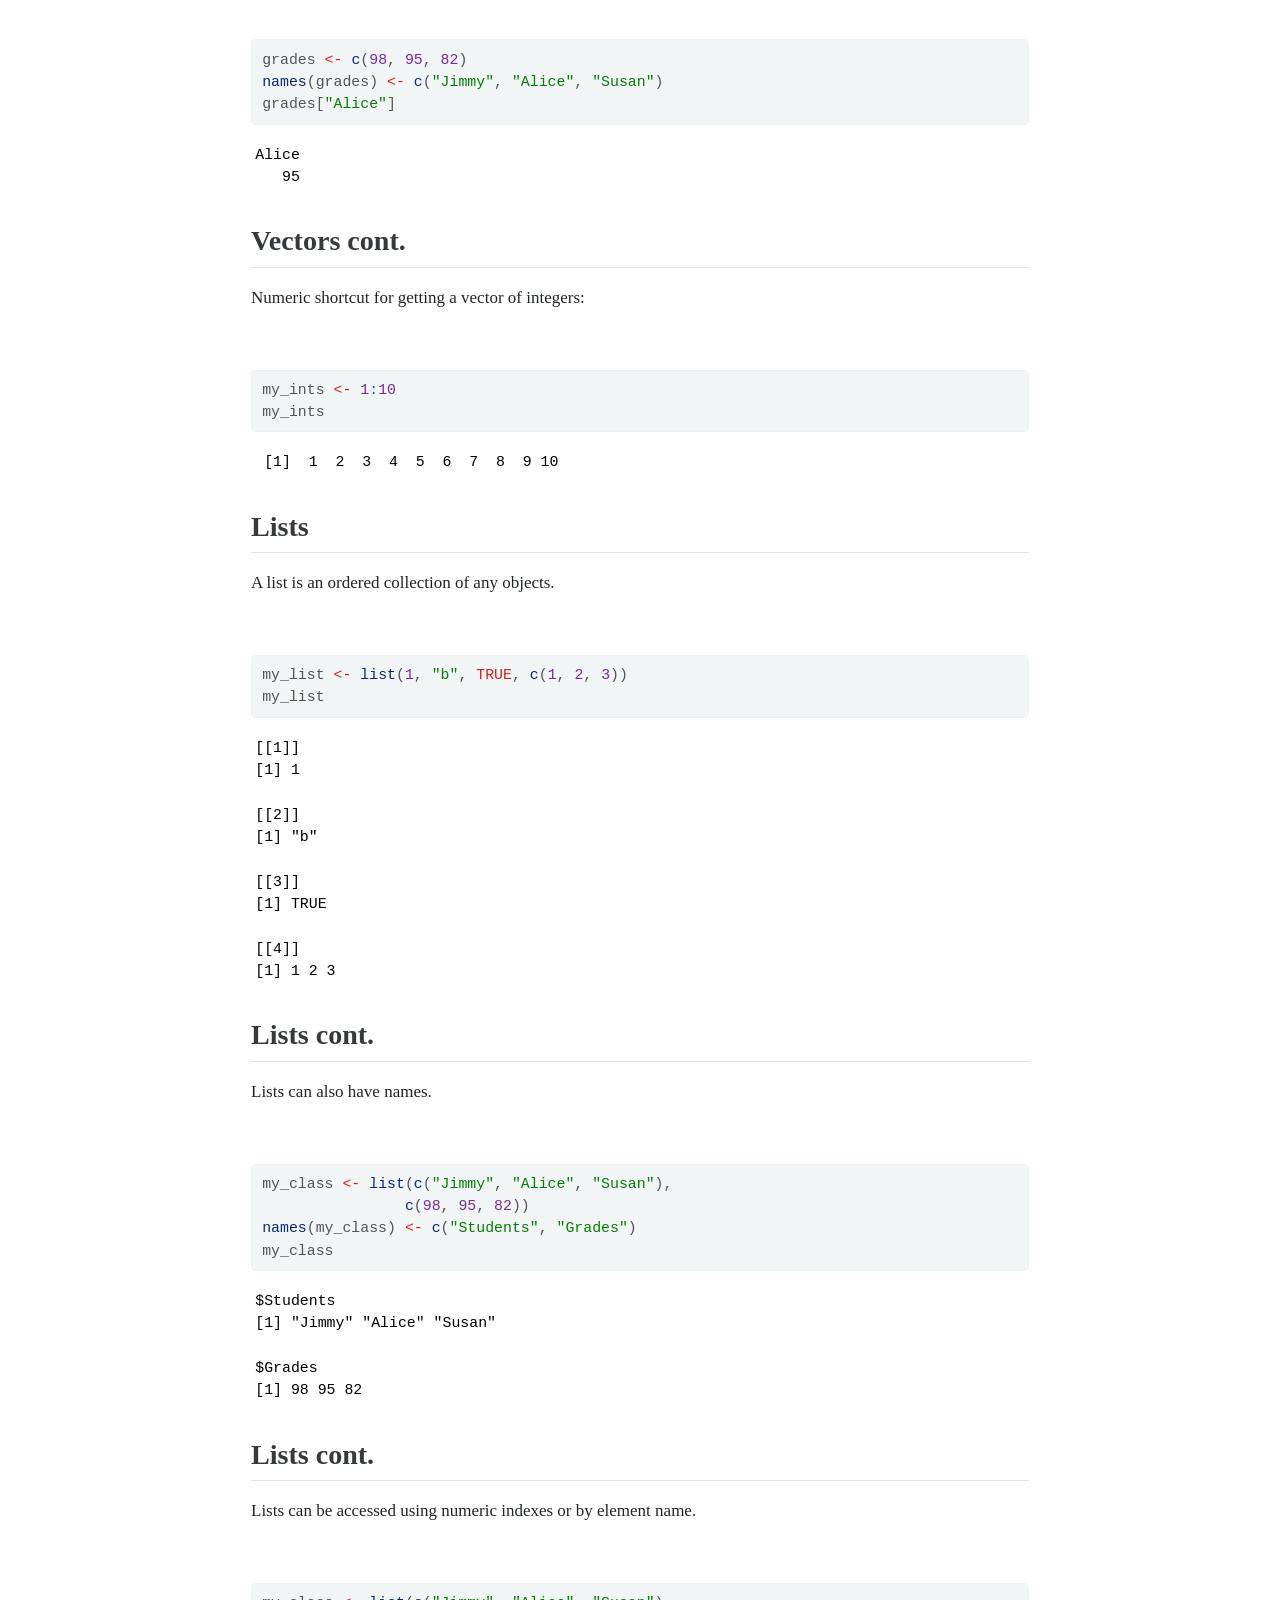
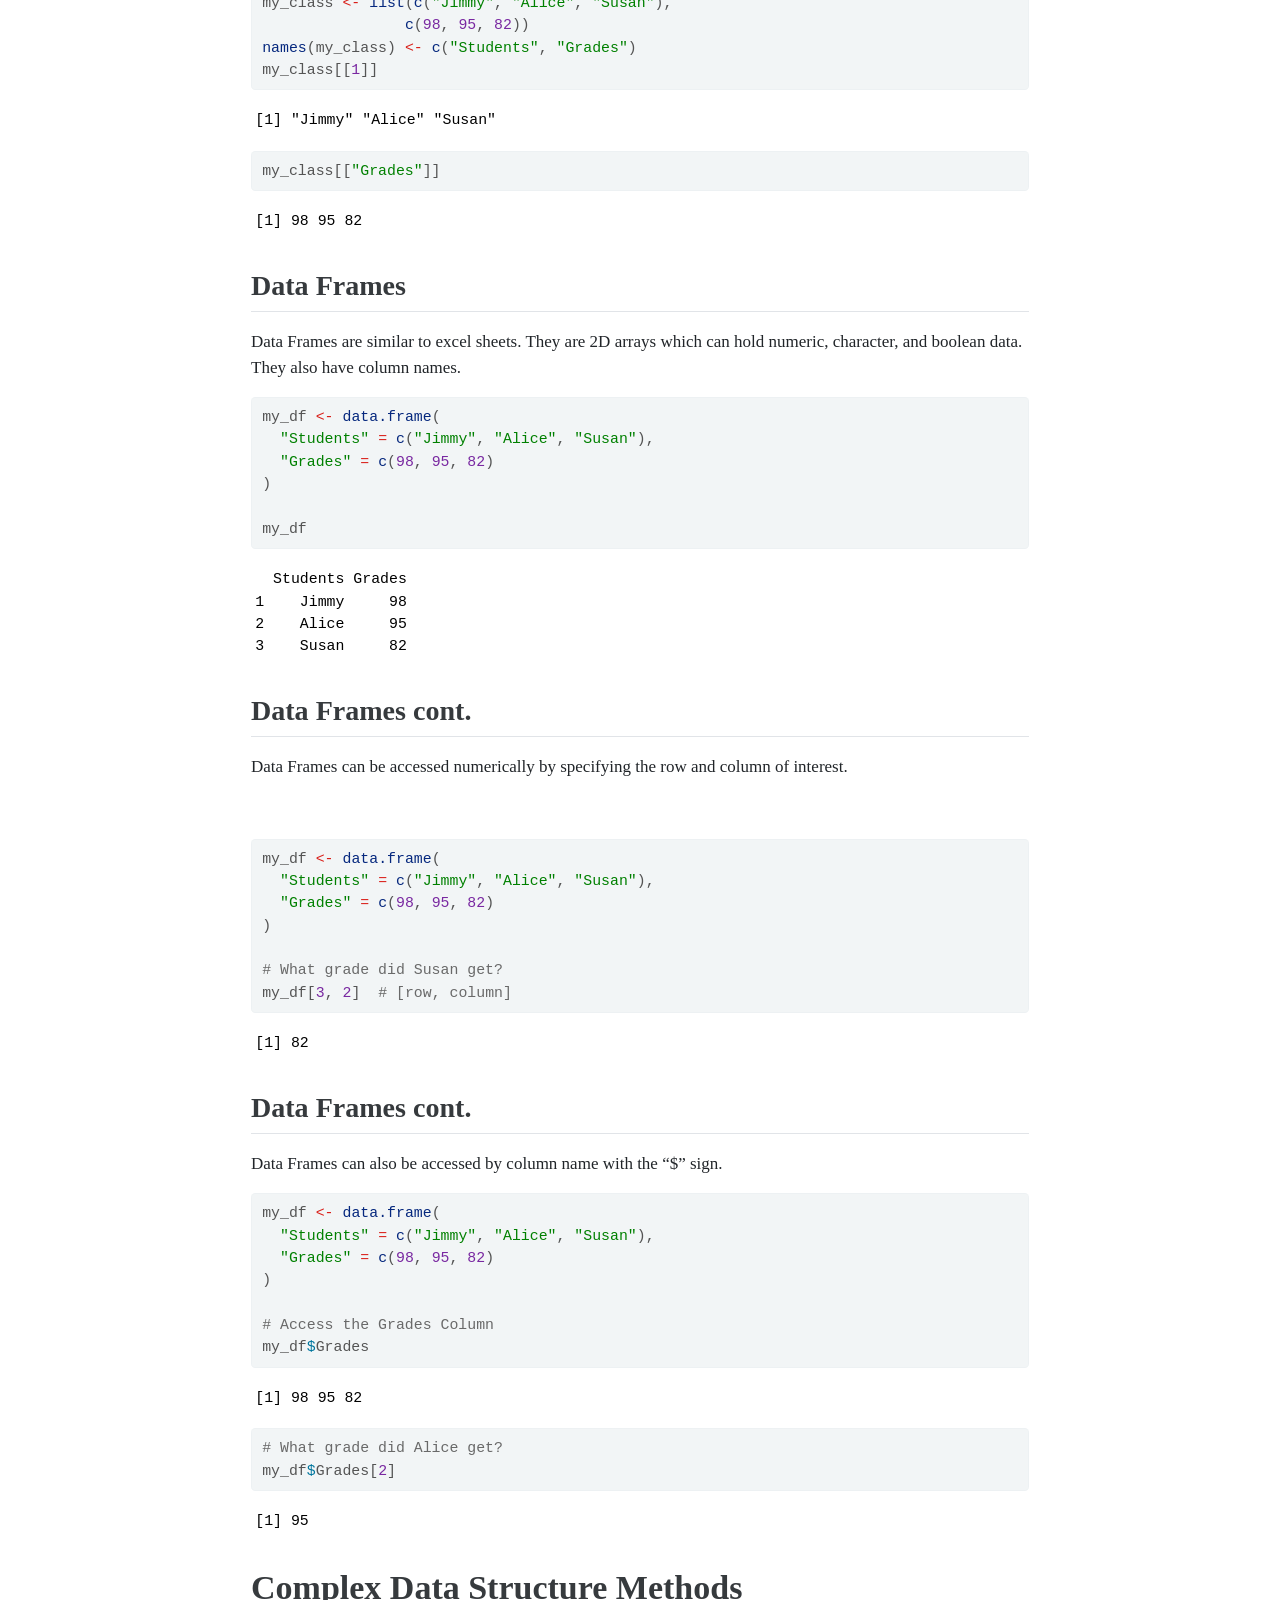
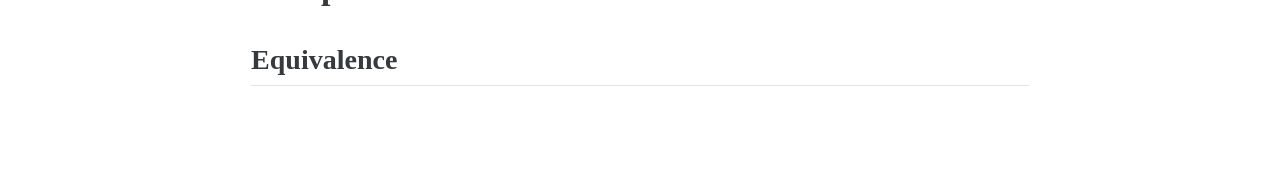
<file: docs/Resources/Week 1/week_one_lecture.html>
<!DOCTYPE html>
<html xmlns="http://www.w3.org/1999/xhtml" lang="en" xml:lang="en"><head>

<meta charset="utf-8">
<meta name="generator" content="quarto-1.3.433">

<meta name="viewport" content="width=device-width, initial-scale=1.0, user-scalable=yes">


<title>Workshop Title - Week One</title>
<style>
code{white-space: pre-wrap;}
span.smallcaps{font-variant: small-caps;}
div.columns{display: flex; gap: min(4vw, 1.5em);}
div.column{flex: auto; overflow-x: auto;}
div.hanging-indent{margin-left: 1.5em; text-indent: -1.5em;}
ul.task-list{list-style: none;}
ul.task-list li input[type="checkbox"] {
  width: 0.8em;
  margin: 0 0.8em 0.2em -1em; /* quarto-specific, see https://github.com/quarto-dev/quarto-cli/issues/4556 */ 
  vertical-align: middle;
}
/* CSS for syntax highlighting */
pre > code.sourceCode { white-space: pre; position: relative; }
pre > code.sourceCode > span { display: inline-block; line-height: 1.25; }
pre > code.sourceCode > span:empty { height: 1.2em; }
.sourceCode { overflow: visible; }
code.sourceCode > span { color: inherit; text-decoration: inherit; }
div.sourceCode { margin: 1em 0; }
pre.sourceCode { margin: 0; }
@media screen {
div.sourceCode { overflow: auto; }
}
@media print {
pre > code.sourceCode { white-space: pre-wrap; }
pre > code.sourceCode > span { text-indent: -5em; padding-left: 5em; }
}
pre.numberSource code
  { counter-reset: source-line 0; }
pre.numberSource code > span
  { position: relative; left: -4em; counter-increment: source-line; }
pre.numberSource code > span > a:first-child::before
  { content: counter(source-line);
    position: relative; left: -1em; text-align: right; vertical-align: baseline;
    border: none; display: inline-block;
    -webkit-touch-callout: none; -webkit-user-select: none;
    -khtml-user-select: none; -moz-user-select: none;
    -ms-user-select: none; user-select: none;
    padding: 0 4px; width: 4em;
  }
pre.numberSource { margin-left: 3em;  padding-left: 4px; }
div.sourceCode
  {   }
@media screen {
pre > code.sourceCode > span > a:first-child::before { text-decoration: underline; }
}
</style>


<script src="../../site_libs/quarto-nav/quarto-nav.js"></script>
<script src="../../site_libs/quarto-nav/headroom.min.js"></script>
<script src="../../site_libs/clipboard/clipboard.min.js"></script>
<script src="../../site_libs/quarto-search/autocomplete.umd.js"></script>
<script src="../../site_libs/quarto-search/fuse.min.js"></script>
<script src="../../site_libs/quarto-search/quarto-search.js"></script>
<meta name="quarto:offset" content="../../">
<script src="../../site_libs/quarto-html/quarto.js"></script>
<script src="../../site_libs/quarto-html/popper.min.js"></script>
<script src="../../site_libs/quarto-html/tippy.umd.min.js"></script>
<script src="../../site_libs/quarto-html/anchor.min.js"></script>
<link href="../../site_libs/quarto-html/tippy.css" rel="stylesheet">
<link href="../../site_libs/quarto-html/quarto-syntax-highlighting.css" rel="stylesheet" id="quarto-text-highlighting-styles">
<script src="../../site_libs/bootstrap/bootstrap.min.js"></script>
<link href="../../site_libs/bootstrap/bootstrap-icons.css" rel="stylesheet">
<link href="../../site_libs/bootstrap/bootstrap.min.css" rel="stylesheet" id="quarto-bootstrap" data-mode="light">
<script id="quarto-search-options" type="application/json">{
  "location": "navbar",
  "copy-button": false,
  "collapse-after": 3,
  "panel-placement": "end",
  "type": "overlay",
  "limit": 20,
  "language": {
    "search-no-results-text": "No results",
    "search-matching-documents-text": "matching documents",
    "search-copy-link-title": "Copy link to search",
    "search-hide-matches-text": "Hide additional matches",
    "search-more-match-text": "more match in this document",
    "search-more-matches-text": "more matches in this document",
    "search-clear-button-title": "Clear",
    "search-detached-cancel-button-title": "Cancel",
    "search-submit-button-title": "Submit",
    "search-label": "Search"
  }
}</script>


<link rel="stylesheet" href="../../styles.css">
</head>

<body class="nav-sidebar docked nav-fixed">

<div id="quarto-search-results"></div>
  <header id="quarto-header" class="headroom fixed-top">
    <nav class="navbar navbar-expand-lg navbar-dark ">
      <div class="navbar-container container-fluid">
      <div class="navbar-brand-container">
    <a class="navbar-brand" href="../../index.html">
    <span class="navbar-title">Workshop Title</span>
    </a>
  </div>
            <div id="quarto-search" class="" title="Search"></div>
          <button class="navbar-toggler" type="button" data-bs-toggle="collapse" data-bs-target="#navbarCollapse" aria-controls="navbarCollapse" aria-expanded="false" aria-label="Toggle navigation" onclick="if (window.quartoToggleHeadroom) { window.quartoToggleHeadroom(); }">
  <span class="navbar-toggler-icon"></span>
</button>
          <div class="collapse navbar-collapse" id="navbarCollapse">
            <ul class="navbar-nav navbar-nav-scroll me-auto">
  <li class="nav-item">
    <a class="nav-link" href="../../index.html" rel="" target="">
 <span class="menu-text">Home</span></a>
  </li>  
  <li class="nav-item">
    <a class="nav-link" href="../../about.html" rel="" target="">
 <span class="menu-text">About</span></a>
  </li>  
</ul>
            <ul class="navbar-nav navbar-nav-scroll ms-auto">
  <li class="nav-item compact">
    <a class="nav-link" href="https://github.com" rel="" target=""><i class="bi bi-github" role="img">
</i> 
 <span class="menu-text"></span></a>
  </li>  
</ul>
            <div class="quarto-navbar-tools">
</div>
          </div> <!-- /navcollapse -->
      </div> <!-- /container-fluid -->
    </nav>
  <nav class="quarto-secondary-nav">
    <div class="container-fluid d-flex">
      <button type="button" class="quarto-btn-toggle btn" data-bs-toggle="collapse" data-bs-target="#quarto-sidebar,#quarto-sidebar-glass" aria-controls="quarto-sidebar" aria-expanded="false" aria-label="Toggle sidebar navigation" onclick="if (window.quartoToggleHeadroom) { window.quartoToggleHeadroom(); }">
        <i class="bi bi-layout-text-sidebar-reverse"></i>
      </button>
      <nav class="quarto-page-breadcrumbs" aria-label="breadcrumb"><ol class="breadcrumb"><li class="breadcrumb-item">Week One</li></ol></nav>
      <a class="flex-grow-1" role="button" data-bs-toggle="collapse" data-bs-target="#quarto-sidebar,#quarto-sidebar-glass" aria-controls="quarto-sidebar" aria-expanded="false" aria-label="Toggle sidebar navigation" onclick="if (window.quartoToggleHeadroom) { window.quartoToggleHeadroom(); }">      
      </a>
      <button type="button" class="btn quarto-search-button" aria-label="" onclick="window.quartoOpenSearch();">
        <i class="bi bi-search"></i>
      </button>
    </div>
  </nav>
</header>
<!-- content -->
<div id="quarto-content" class="quarto-container page-columns page-rows-contents page-layout-article page-navbar">
<!-- sidebar -->
  <nav id="quarto-sidebar" class="sidebar collapse collapse-horizontal sidebar-navigation docked overflow-auto">
        <div class="mt-2 flex-shrink-0 align-items-center">
        <div class="sidebar-search">
        <div id="quarto-search" class="" title="Search"></div>
        </div>
        </div>
    <div class="sidebar-menu-container"> 
    <ul class="list-unstyled mt-1">
        <li class="sidebar-item">
  <div class="sidebar-item-container"> 
  <a href="../../part_1_prep.html" class="sidebar-item-text sidebar-link">
 <span class="menu-text">Preparation</span></a>
  </div>
</li>
        <li class="sidebar-item">
  <div class="sidebar-item-container"> 
  <a href="../../part_2_eda.html" class="sidebar-item-text sidebar-link">
 <span class="menu-text">Part I</span></a>
  </div>
</li>
    </ul>
    </div>
</nav>
<div id="quarto-sidebar-glass" data-bs-toggle="collapse" data-bs-target="#quarto-sidebar,#quarto-sidebar-glass"></div>
<!-- margin-sidebar -->
    <div id="quarto-margin-sidebar" class="sidebar margin-sidebar">
        <nav id="TOC" role="doc-toc" class="toc-active">
    <h2 id="toc-title">On this page</h2>
   
  <ul>
  <li><a href="#orientation" id="toc-orientation" class="nav-link active" data-scroll-target="#orientation">Orientation</a>
  <ul class="collapse">
  <li><a href="#package-stats-for-bioconductor" id="toc-package-stats-for-bioconductor" class="nav-link" data-scroll-target="#package-stats-for-bioconductor">Package stats for Bioconductor</a></li>
  <li><a href="#slide-with-plot" id="toc-slide-with-plot" class="nav-link" data-scroll-target="#slide-with-plot">Slide with Plot</a></li>
  </ul></li>
  <li><a href="#simple-data-structures" id="toc-simple-data-structures" class="nav-link" data-scroll-target="#simple-data-structures">Simple Data Structures</a>
  <ul class="collapse">
  <li><a href="#characters" id="toc-characters" class="nav-link" data-scroll-target="#characters">Characters</a></li>
  <li><a href="#numbers" id="toc-numbers" class="nav-link" data-scroll-target="#numbers">Numbers</a></li>
  <li><a href="#logicals" id="toc-logicals" class="nav-link" data-scroll-target="#logicals">Logicals</a></li>
  <li><a href="#data-structure-classes" id="toc-data-structure-classes" class="nav-link" data-scroll-target="#data-structure-classes">Data Structure Classes</a></li>
  <li><a href="#data-structure-classes-cont." id="toc-data-structure-classes-cont." class="nav-link" data-scroll-target="#data-structure-classes-cont.">Data Structure Classes cont.</a></li>
  <li><a href="#comments" id="toc-comments" class="nav-link" data-scroll-target="#comments">Comments</a></li>
  </ul></li>
  <li><a href="#simple-data-structure-methods" id="toc-simple-data-structure-methods" class="nav-link" data-scroll-target="#simple-data-structure-methods">Simple Data Structure Methods</a>
  <ul class="collapse">
  <li><a href="#the-print-method" id="toc-the-print-method" class="nav-link" data-scroll-target="#the-print-method">The print Method</a></li>
  <li><a href="#arithmetic-methods" id="toc-arithmetic-methods" class="nav-link" data-scroll-target="#arithmetic-methods">Arithmetic Methods</a></li>
  <li><a href="#equivalence-comparisons" id="toc-equivalence-comparisons" class="nav-link" data-scroll-target="#equivalence-comparisons">Equivalence Comparisons</a></li>
  <li><a href="#equivalence-comparisons-cont." id="toc-equivalence-comparisons-cont." class="nav-link" data-scroll-target="#equivalence-comparisons-cont.">Equivalence Comparisons cont.</a></li>
  <li><a href="#mathematical-comparisons" id="toc-mathematical-comparisons" class="nav-link" data-scroll-target="#mathematical-comparisons">Mathematical Comparisons</a></li>
  <li><a href="#variables" id="toc-variables" class="nav-link" data-scroll-target="#variables">Variables</a></li>
  <li><a href="#variables-cont." id="toc-variables-cont." class="nav-link" data-scroll-target="#variables-cont.">Variables cont.</a></li>
  <li><a href="#variables-cont.-1" id="toc-variables-cont.-1" class="nav-link" data-scroll-target="#variables-cont.-1">Variables cont.</a></li>
  </ul></li>
  <li><a href="#complex-data-structures" id="toc-complex-data-structures" class="nav-link" data-scroll-target="#complex-data-structures">Complex Data Structures</a>
  <ul class="collapse">
  <li><a href="#vectors" id="toc-vectors" class="nav-link" data-scroll-target="#vectors">Vectors</a></li>
  <li><a href="#vectors-cont." id="toc-vectors-cont." class="nav-link" data-scroll-target="#vectors-cont.">Vectors cont.</a></li>
  <li><a href="#vectors-cont.-1" id="toc-vectors-cont.-1" class="nav-link" data-scroll-target="#vectors-cont.-1">Vectors cont.</a></li>
  <li><a href="#vectors-cont.-2" id="toc-vectors-cont.-2" class="nav-link" data-scroll-target="#vectors-cont.-2">Vectors cont.</a></li>
  <li><a href="#vectors-cont.-3" id="toc-vectors-cont.-3" class="nav-link" data-scroll-target="#vectors-cont.-3">Vectors cont.</a></li>
  <li><a href="#lists" id="toc-lists" class="nav-link" data-scroll-target="#lists">Lists</a></li>
  <li><a href="#lists-cont." id="toc-lists-cont." class="nav-link" data-scroll-target="#lists-cont.">Lists cont.</a></li>
  <li><a href="#lists-cont.-1" id="toc-lists-cont.-1" class="nav-link" data-scroll-target="#lists-cont.-1">Lists cont.</a></li>
  <li><a href="#data-frames" id="toc-data-frames" class="nav-link" data-scroll-target="#data-frames">Data Frames</a></li>
  <li><a href="#data-frames-cont." id="toc-data-frames-cont." class="nav-link" data-scroll-target="#data-frames-cont.">Data Frames cont.</a></li>
  <li><a href="#data-frames-cont.-1" id="toc-data-frames-cont.-1" class="nav-link" data-scroll-target="#data-frames-cont.-1">Data Frames cont.</a></li>
  </ul></li>
  <li><a href="#complex-data-structure-methods" id="toc-complex-data-structure-methods" class="nav-link" data-scroll-target="#complex-data-structure-methods">Complex Data Structure Methods</a>
  <ul class="collapse">
  <li><a href="#equivalence" id="toc-equivalence" class="nav-link" data-scroll-target="#equivalence">Equivalence</a></li>
  </ul></li>
  </ul>
</nav>
    </div>
<!-- main -->
<main class="content" id="quarto-document-content">

<header id="title-block-header" class="quarto-title-block default">
<div class="quarto-title">
<h1 class="title">Week One</h1>
<p class="subtitle lead">Data strutures in R</p>
</div>



<div class="quarto-title-meta">

    
  
    
  </div>
  

</header>

<div class="cell">
<div class="cell-output cell-output-stderr">
<pre><code>── Attaching core tidyverse packages ──────────────────────── tidyverse 2.0.0 ──
✔ dplyr     1.1.1     ✔ readr     2.1.4
✔ forcats   1.0.0     ✔ stringr   1.5.0
✔ ggplot2   3.4.2     ✔ tibble    3.2.1
✔ lubridate 1.9.2     ✔ tidyr     1.3.0
✔ purrr     1.0.1     
── Conflicts ────────────────────────────────────────── tidyverse_conflicts() ──
✖ dplyr::filter() masks stats::filter()
✖ dplyr::lag()    masks stats::lag()
ℹ Use the conflicted package (&lt;http://conflicted.r-lib.org/&gt;) to force all conflicts to become errors</code></pre>
</div>
</div>
<section id="orientation" class="level1">
<h1>Orientation</h1>
<section id="package-stats-for-bioconductor" class="level2">
<h2 class="anchored" data-anchor-id="package-stats-for-bioconductor">Package stats for Bioconductor</h2>
<div class="cell">
<div class="sourceCode cell-code" id="cb2"><pre class="sourceCode r code-with-copy"><code class="sourceCode r"><span id="cb2-1"><a href="#cb2-1" aria-hidden="true" tabindex="-1"></a><span class="fu">read_tsv</span>(<span class="st">"https://bioconductor.org/packages/stats/bioc/bioc_pkg_stats.tab"</span>) <span class="sc">%&gt;%</span></span>
<span id="cb2-2"><a href="#cb2-2" aria-hidden="true" tabindex="-1"></a>  <span class="fu">filter</span>(Year <span class="sc">!=</span> <span class="dv">2020</span>) <span class="sc">%&gt;%</span></span>
<span id="cb2-3"><a href="#cb2-3" aria-hidden="true" tabindex="-1"></a>  <span class="fu">select</span>(Year, Nb_of_downloads) <span class="sc">%&gt;%</span></span>
<span id="cb2-4"><a href="#cb2-4" aria-hidden="true" tabindex="-1"></a>  <span class="fu">group_by</span>(Year) <span class="sc">%&gt;%</span></span>
<span id="cb2-5"><a href="#cb2-5" aria-hidden="true" tabindex="-1"></a>  <span class="fu">summarise</span>(<span class="at">sum =</span> <span class="fu">sum</span>(Nb_of_downloads)) <span class="sc">%&gt;%</span></span>
<span id="cb2-6"><a href="#cb2-6" aria-hidden="true" tabindex="-1"></a>  <span class="fu">ggplot</span>(<span class="at">mapping =</span> <span class="fu">aes</span>(<span class="at">x =</span> Year, <span class="at">y =</span> sum)) <span class="sc">+</span></span>
<span id="cb2-7"><a href="#cb2-7" aria-hidden="true" tabindex="-1"></a>  <span class="fu">geom_path</span>() <span class="sc">+</span></span>
<span id="cb2-8"><a href="#cb2-8" aria-hidden="true" tabindex="-1"></a>  <span class="fu">scale_x_continuous</span>(<span class="at">breaks =</span> <span class="dv">2009</span><span class="sc">:</span><span class="dv">2019</span>) <span class="sc">+</span></span>
<span id="cb2-9"><a href="#cb2-9" aria-hidden="true" tabindex="-1"></a>  <span class="fu">theme_classic</span>(<span class="at">base_size =</span> <span class="dv">18</span>) <span class="sc">+</span></span>
<span id="cb2-10"><a href="#cb2-10" aria-hidden="true" tabindex="-1"></a>  <span class="fu">labs</span>(<span class="at">x =</span> <span class="cn">NULL</span>, <span class="at">y =</span> <span class="st">"Downloads"</span>, <span class="at">title =</span> <span class="st">"Bioconductor package downloads over time"</span>)</span></code><button title="Copy to Clipboard" class="code-copy-button"><i class="bi"></i></button></pre></div>
<div class="cell-output cell-output-stderr">
<pre><code>Rows: 322504 Columns: 5
── Column specification ────────────────────────────────────────────────────────
Delimiter: "\t"
chr (2): Package, Month
dbl (3): Year, Nb_of_distinct_IPs, Nb_of_downloads

ℹ Use `spec()` to retrieve the full column specification for this data.
ℹ Specify the column types or set `show_col_types = FALSE` to quiet this message.</code></pre>
</div>
<div class="cell-output-display">
<p><img src="week_one_lecture_files/figure-html/unnamed-chunk-2-1.png" class="img-fluid" width="672"></p>
</div>
</div>
</section>
<section id="slide-with-plot" class="level2">
<h2 class="anchored" data-anchor-id="slide-with-plot">Slide with Plot</h2>
<div class="cell" data-fig.asp="0.618">
<div class="sourceCode cell-code" id="cb4"><pre class="sourceCode r code-with-copy"><code class="sourceCode r"><span id="cb4-1"><a href="#cb4-1" aria-hidden="true" tabindex="-1"></a><span class="fu">par</span>(<span class="at">mar=</span><span class="fu">c</span>(<span class="dv">4</span>,<span class="dv">4</span>,<span class="fl">0.1</span>,<span class="fl">0.1</span>))</span>
<span id="cb4-2"><a href="#cb4-2" aria-hidden="true" tabindex="-1"></a><span class="fu">plot</span>(pressure)</span></code><button title="Copy to Clipboard" class="code-copy-button"><i class="bi"></i></button></pre></div>
<div class="cell-output-display">
<p><img src="week_one_lecture_files/figure-html/pressure-1.png" class="img-fluid" width="672"></p>
</div>
</div>
</section>
</section>
<section id="simple-data-structures" class="level1">
<h1>Simple Data Structures</h1>
<section id="characters" class="level2">
<h2 class="anchored" data-anchor-id="characters">Characters</h2>
<p>Characters hold “string” data. For example:</p>
<p><br></p>
<div class="cell">
<div class="sourceCode cell-code" id="cb5"><pre class="sourceCode r code-with-copy"><code class="sourceCode r"><span id="cb5-1"><a href="#cb5-1" aria-hidden="true" tabindex="-1"></a><span class="st">"Hello world"</span></span></code><button title="Copy to Clipboard" class="code-copy-button"><i class="bi"></i></button></pre></div>
<div class="cell-output cell-output-stdout">
<pre><code>[1] "Hello world"</code></pre>
</div>
</div>
</section>
<section id="numbers" class="level2">
<h2 class="anchored" data-anchor-id="numbers">Numbers</h2>
<p>Numbers can be integers or numerics (i.e., floats) in R. For example:</p>
<p><br></p>
<div class="cell">
<div class="sourceCode cell-code" id="cb7"><pre class="sourceCode r code-with-copy"><code class="sourceCode r"><span id="cb7-1"><a href="#cb7-1" aria-hidden="true" tabindex="-1"></a><span class="dv">1</span></span></code><button title="Copy to Clipboard" class="code-copy-button"><i class="bi"></i></button></pre></div>
<div class="cell-output cell-output-stdout">
<pre><code>[1] 1</code></pre>
</div>
<div class="sourceCode cell-code" id="cb9"><pre class="sourceCode r code-with-copy"><code class="sourceCode r"><span id="cb9-1"><a href="#cb9-1" aria-hidden="true" tabindex="-1"></a><span class="fl">2.2</span></span></code><button title="Copy to Clipboard" class="code-copy-button"><i class="bi"></i></button></pre></div>
<div class="cell-output cell-output-stdout">
<pre><code>[1] 2.2</code></pre>
</div>
<div class="sourceCode cell-code" id="cb11"><pre class="sourceCode r code-with-copy"><code class="sourceCode r"><span id="cb11-1"><a href="#cb11-1" aria-hidden="true" tabindex="-1"></a><span class="fl">3E100</span></span></code><button title="Copy to Clipboard" class="code-copy-button"><i class="bi"></i></button></pre></div>
<div class="cell-output cell-output-stdout">
<pre><code>[1] 3e+100</code></pre>
</div>
</div>
</section>
<section id="logicals" class="level2">
<h2 class="anchored" data-anchor-id="logicals">Logicals</h2>
<p>Logicals are either TRUE or FALSE. For example:</p>
<p><br></p>
<div class="cell">
<div class="sourceCode cell-code" id="cb13"><pre class="sourceCode r code-with-copy"><code class="sourceCode r"><span id="cb13-1"><a href="#cb13-1" aria-hidden="true" tabindex="-1"></a><span class="cn">TRUE</span></span></code><button title="Copy to Clipboard" class="code-copy-button"><i class="bi"></i></button></pre></div>
<div class="cell-output cell-output-stdout">
<pre><code>[1] TRUE</code></pre>
</div>
<div class="sourceCode cell-code" id="cb15"><pre class="sourceCode r code-with-copy"><code class="sourceCode r"><span id="cb15-1"><a href="#cb15-1" aria-hidden="true" tabindex="-1"></a><span class="cn">FALSE</span></span></code><button title="Copy to Clipboard" class="code-copy-button"><i class="bi"></i></button></pre></div>
<div class="cell-output cell-output-stdout">
<pre><code>[1] FALSE</code></pre>
</div>
</div>
</section>
<section id="data-structure-classes" class="level2">
<h2 class="anchored" data-anchor-id="data-structure-classes">Data Structure Classes</h2>
<p>We can identify the “type” or “class” of an object in R with the <code>class</code> function:</p>
<p><br></p>
<div class="cell">
<div class="sourceCode cell-code" id="cb17"><pre class="sourceCode r code-with-copy"><code class="sourceCode r"><span id="cb17-1"><a href="#cb17-1" aria-hidden="true" tabindex="-1"></a><span class="fu">class</span>(<span class="dv">1</span>)</span></code><button title="Copy to Clipboard" class="code-copy-button"><i class="bi"></i></button></pre></div>
<div class="cell-output cell-output-stdout">
<pre><code>[1] "numeric"</code></pre>
</div>
<div class="sourceCode cell-code" id="cb19"><pre class="sourceCode r code-with-copy"><code class="sourceCode r"><span id="cb19-1"><a href="#cb19-1" aria-hidden="true" tabindex="-1"></a><span class="fu">class</span>(<span class="st">"Hello World!"</span>)</span></code><button title="Copy to Clipboard" class="code-copy-button"><i class="bi"></i></button></pre></div>
<div class="cell-output cell-output-stdout">
<pre><code>[1] "character"</code></pre>
</div>
<div class="sourceCode cell-code" id="cb21"><pre class="sourceCode r code-with-copy"><code class="sourceCode r"><span id="cb21-1"><a href="#cb21-1" aria-hidden="true" tabindex="-1"></a><span class="fu">class</span>(<span class="cn">TRUE</span>)</span></code><button title="Copy to Clipboard" class="code-copy-button"><i class="bi"></i></button></pre></div>
<div class="cell-output cell-output-stdout">
<pre><code>[1] "logical"</code></pre>
</div>
</div>
</section>
<section id="data-structure-classes-cont." class="level2">
<h2 class="anchored" data-anchor-id="data-structure-classes-cont.">Data Structure Classes cont.</h2>
<p>We can also use the <code>str</code> function to see the “structure” of any R object:</p>
<p><br></p>
<div class="cell">
<div class="sourceCode cell-code" id="cb23"><pre class="sourceCode r code-with-copy"><code class="sourceCode r"><span id="cb23-1"><a href="#cb23-1" aria-hidden="true" tabindex="-1"></a><span class="fu">str</span>(<span class="dv">1</span>)</span></code><button title="Copy to Clipboard" class="code-copy-button"><i class="bi"></i></button></pre></div>
<div class="cell-output cell-output-stdout">
<pre><code> num 1</code></pre>
</div>
<div class="sourceCode cell-code" id="cb25"><pre class="sourceCode r code-with-copy"><code class="sourceCode r"><span id="cb25-1"><a href="#cb25-1" aria-hidden="true" tabindex="-1"></a><span class="fu">str</span>(<span class="st">"Hello World!"</span>)</span></code><button title="Copy to Clipboard" class="code-copy-button"><i class="bi"></i></button></pre></div>
<div class="cell-output cell-output-stdout">
<pre><code> chr "Hello World!"</code></pre>
</div>
<div class="sourceCode cell-code" id="cb27"><pre class="sourceCode r code-with-copy"><code class="sourceCode r"><span id="cb27-1"><a href="#cb27-1" aria-hidden="true" tabindex="-1"></a><span class="fu">str</span>(<span class="cn">TRUE</span>)</span></code><button title="Copy to Clipboard" class="code-copy-button"><i class="bi"></i></button></pre></div>
<div class="cell-output cell-output-stdout">
<pre><code> logi TRUE</code></pre>
</div>
</div>
</section>
<section id="comments" class="level2">
<h2 class="anchored" data-anchor-id="comments">Comments</h2>
<p>An important tool for writing R code is comments. These are preceded by <code>#</code> and are ignored by R.</p>
<p><br></p>
<div class="cell">
<div class="sourceCode cell-code" id="cb29"><pre class="sourceCode r code-with-copy"><code class="sourceCode r"><span id="cb29-1"><a href="#cb29-1" aria-hidden="true" tabindex="-1"></a><span class="co"># This code will say "Hello World!"</span></span>
<span id="cb29-2"><a href="#cb29-2" aria-hidden="true" tabindex="-1"></a><span class="st">"Hello world!"</span></span></code><button title="Copy to Clipboard" class="code-copy-button"><i class="bi"></i></button></pre></div>
<div class="cell-output cell-output-stdout">
<pre><code>[1] "Hello world!"</code></pre>
</div>
</div>
<p><br></p>
<p>Comments are a helpful tool for conveying information about your code to others.</p>
</section>
</section>
<section id="simple-data-structure-methods" class="level1">
<h1>Simple Data Structure Methods</h1>
<section id="the-print-method" class="level2">
<h2 class="anchored" data-anchor-id="the-print-method">The print Method</h2>
<p>The <code>print</code> method works on any data type in R:</p>
<p><br></p>
<div class="cell">
<div class="sourceCode cell-code" id="cb31"><pre class="sourceCode r code-with-copy"><code class="sourceCode r"><span id="cb31-1"><a href="#cb31-1" aria-hidden="true" tabindex="-1"></a><span class="fu">print</span>(<span class="dv">1</span>)</span></code><button title="Copy to Clipboard" class="code-copy-button"><i class="bi"></i></button></pre></div>
<div class="cell-output cell-output-stdout">
<pre><code>[1] 1</code></pre>
</div>
<div class="sourceCode cell-code" id="cb33"><pre class="sourceCode r code-with-copy"><code class="sourceCode r"><span id="cb33-1"><a href="#cb33-1" aria-hidden="true" tabindex="-1"></a><span class="fu">print</span>(<span class="st">"Hello World!"</span>)</span></code><button title="Copy to Clipboard" class="code-copy-button"><i class="bi"></i></button></pre></div>
<div class="cell-output cell-output-stdout">
<pre><code>[1] "Hello World!"</code></pre>
</div>
<div class="sourceCode cell-code" id="cb35"><pre class="sourceCode r code-with-copy"><code class="sourceCode r"><span id="cb35-1"><a href="#cb35-1" aria-hidden="true" tabindex="-1"></a><span class="fu">print</span>(<span class="cn">TRUE</span>)</span></code><button title="Copy to Clipboard" class="code-copy-button"><i class="bi"></i></button></pre></div>
<div class="cell-output cell-output-stdout">
<pre><code>[1] TRUE</code></pre>
</div>
</div>
<p><br></p>
<p>* Notice that this is the same as simply typing the data into the R console and hitting &lt;enter&gt;</p>
</section>
<section id="arithmetic-methods" class="level2">
<h2 class="anchored" data-anchor-id="arithmetic-methods">Arithmetic Methods</h2>
<p>Arithmetic Methods for numeric data types:</p>
<div class="cell">
<div class="sourceCode cell-code" id="cb37"><pre class="sourceCode r code-with-copy"><code class="sourceCode r"><span id="cb37-1"><a href="#cb37-1" aria-hidden="true" tabindex="-1"></a><span class="co"># Addition</span></span>
<span id="cb37-2"><a href="#cb37-2" aria-hidden="true" tabindex="-1"></a><span class="dv">1</span> <span class="sc">+</span> <span class="dv">1</span>  </span></code><button title="Copy to Clipboard" class="code-copy-button"><i class="bi"></i></button></pre></div>
<div class="cell-output cell-output-stdout">
<pre><code>[1] 2</code></pre>
</div>
<div class="sourceCode cell-code" id="cb39"><pre class="sourceCode r code-with-copy"><code class="sourceCode r"><span id="cb39-1"><a href="#cb39-1" aria-hidden="true" tabindex="-1"></a><span class="co"># Subtraction</span></span>
<span id="cb39-2"><a href="#cb39-2" aria-hidden="true" tabindex="-1"></a><span class="dv">1</span> <span class="sc">-</span> <span class="dv">1</span></span></code><button title="Copy to Clipboard" class="code-copy-button"><i class="bi"></i></button></pre></div>
<div class="cell-output cell-output-stdout">
<pre><code>[1] 0</code></pre>
</div>
<div class="sourceCode cell-code" id="cb41"><pre class="sourceCode r code-with-copy"><code class="sourceCode r"><span id="cb41-1"><a href="#cb41-1" aria-hidden="true" tabindex="-1"></a><span class="co"># Multiplication</span></span>
<span id="cb41-2"><a href="#cb41-2" aria-hidden="true" tabindex="-1"></a><span class="dv">2</span> <span class="sc">*</span> <span class="dv">2</span></span></code><button title="Copy to Clipboard" class="code-copy-button"><i class="bi"></i></button></pre></div>
<div class="cell-output cell-output-stdout">
<pre><code>[1] 4</code></pre>
</div>
<div class="sourceCode cell-code" id="cb43"><pre class="sourceCode r code-with-copy"><code class="sourceCode r"><span id="cb43-1"><a href="#cb43-1" aria-hidden="true" tabindex="-1"></a><span class="co"># Division </span></span>
<span id="cb43-2"><a href="#cb43-2" aria-hidden="true" tabindex="-1"></a><span class="dv">10</span> <span class="sc">/</span> <span class="dv">2</span></span></code><button title="Copy to Clipboard" class="code-copy-button"><i class="bi"></i></button></pre></div>
<div class="cell-output cell-output-stdout">
<pre><code>[1] 5</code></pre>
</div>
</div>
<p>See the cheat sheet for the full list.</p>
</section>
<section id="equivalence-comparisons" class="level2">
<h2 class="anchored" data-anchor-id="equivalence-comparisons">Equivalence Comparisons</h2>
<p>Equivalence comparisons are a way to check if any two objects are the same.</p>
<p><br></p>
<div class="cell">
<div class="sourceCode cell-code" id="cb45"><pre class="sourceCode r code-with-copy"><code class="sourceCode r"><span id="cb45-1"><a href="#cb45-1" aria-hidden="true" tabindex="-1"></a><span class="co"># Does 1 equal 1?</span></span>
<span id="cb45-2"><a href="#cb45-2" aria-hidden="true" tabindex="-1"></a><span class="dv">1</span> <span class="sc">==</span> <span class="dv">1</span></span></code><button title="Copy to Clipboard" class="code-copy-button"><i class="bi"></i></button></pre></div>
<div class="cell-output cell-output-stdout">
<pre><code>[1] TRUE</code></pre>
</div>
<div class="sourceCode cell-code" id="cb47"><pre class="sourceCode r code-with-copy"><code class="sourceCode r"><span id="cb47-1"><a href="#cb47-1" aria-hidden="true" tabindex="-1"></a><span class="co"># Does "Hello" equal "World"?</span></span>
<span id="cb47-2"><a href="#cb47-2" aria-hidden="true" tabindex="-1"></a><span class="st">"Hello"</span> <span class="sc">==</span> <span class="st">"World"</span></span></code><button title="Copy to Clipboard" class="code-copy-button"><i class="bi"></i></button></pre></div>
<div class="cell-output cell-output-stdout">
<pre><code>[1] FALSE</code></pre>
</div>
</div>
</section>
<section id="equivalence-comparisons-cont." class="level2">
<h2 class="anchored" data-anchor-id="equivalence-comparisons-cont.">Equivalence Comparisons cont.</h2>
<p>Equivalence comparisons can be inverted to check if two objects are not equal.</p>
<p><br></p>
<div class="cell">
<div class="sourceCode cell-code" id="cb49"><pre class="sourceCode r code-with-copy"><code class="sourceCode r"><span id="cb49-1"><a href="#cb49-1" aria-hidden="true" tabindex="-1"></a><span class="co"># Does 1 not equal 1?</span></span>
<span id="cb49-2"><a href="#cb49-2" aria-hidden="true" tabindex="-1"></a><span class="dv">1</span> <span class="sc">!=</span> <span class="dv">1</span></span></code><button title="Copy to Clipboard" class="code-copy-button"><i class="bi"></i></button></pre></div>
<div class="cell-output cell-output-stdout">
<pre><code>[1] FALSE</code></pre>
</div>
<div class="sourceCode cell-code" id="cb51"><pre class="sourceCode r code-with-copy"><code class="sourceCode r"><span id="cb51-1"><a href="#cb51-1" aria-hidden="true" tabindex="-1"></a><span class="co"># Does "Hello" not equal "World"?</span></span>
<span id="cb51-2"><a href="#cb51-2" aria-hidden="true" tabindex="-1"></a><span class="st">"Hello"</span> <span class="sc">!=</span> <span class="st">"World"</span></span></code><button title="Copy to Clipboard" class="code-copy-button"><i class="bi"></i></button></pre></div>
<div class="cell-output cell-output-stdout">
<pre><code>[1] TRUE</code></pre>
</div>
</div>
</section>
<section id="mathematical-comparisons" class="level2">
<h2 class="anchored" data-anchor-id="mathematical-comparisons">Mathematical Comparisons</h2>
<p>For numeric data types, mathematical comparisons can also be made.</p>
<p><br></p>
<div class="cell">
<div class="sourceCode cell-code" id="cb53"><pre class="sourceCode r code-with-copy"><code class="sourceCode r"><span id="cb53-1"><a href="#cb53-1" aria-hidden="true" tabindex="-1"></a><span class="co"># Is 1 less than 100?</span></span>
<span id="cb53-2"><a href="#cb53-2" aria-hidden="true" tabindex="-1"></a><span class="dv">1</span> <span class="sc">&lt;</span> <span class="dv">100</span></span></code><button title="Copy to Clipboard" class="code-copy-button"><i class="bi"></i></button></pre></div>
<div class="cell-output cell-output-stdout">
<pre><code>[1] TRUE</code></pre>
</div>
<div class="sourceCode cell-code" id="cb55"><pre class="sourceCode r code-with-copy"><code class="sourceCode r"><span id="cb55-1"><a href="#cb55-1" aria-hidden="true" tabindex="-1"></a><span class="co"># Is 2 + 2 greater than 2 ^ 2?</span></span>
<span id="cb55-2"><a href="#cb55-2" aria-hidden="true" tabindex="-1"></a><span class="dv">2</span> <span class="sc">+</span> <span class="dv">2</span> <span class="sc">&gt;</span> <span class="dv">2</span> <span class="sc">^</span> <span class="dv">2</span></span></code><button title="Copy to Clipboard" class="code-copy-button"><i class="bi"></i></button></pre></div>
<div class="cell-output cell-output-stdout">
<pre><code>[1] FALSE</code></pre>
</div>
<div class="sourceCode cell-code" id="cb57"><pre class="sourceCode r code-with-copy"><code class="sourceCode r"><span id="cb57-1"><a href="#cb57-1" aria-hidden="true" tabindex="-1"></a><span class="co"># Is 2 + 2 greater than or equal to 2 ^ 2?</span></span>
<span id="cb57-2"><a href="#cb57-2" aria-hidden="true" tabindex="-1"></a><span class="dv">2</span> <span class="sc">+</span> <span class="dv">2</span> <span class="sc">&gt;=</span> <span class="dv">2</span> <span class="sc">^</span> <span class="dv">2</span></span></code><button title="Copy to Clipboard" class="code-copy-button"><i class="bi"></i></button></pre></div>
<div class="cell-output cell-output-stdout">
<pre><code>[1] TRUE</code></pre>
</div>
</div>
</section>
<section id="variables" class="level2">
<h2 class="anchored" data-anchor-id="variables">Variables</h2>
<p>Variables hold objects which are assigned to them.</p>
<p><br></p>
<div class="cell">
<div class="sourceCode cell-code" id="cb59"><pre class="sourceCode r code-with-copy"><code class="sourceCode r"><span id="cb59-1"><a href="#cb59-1" aria-hidden="true" tabindex="-1"></a>a <span class="ot">&lt;-</span> <span class="dv">1</span></span>
<span id="cb59-2"><a href="#cb59-2" aria-hidden="true" tabindex="-1"></a>a</span></code><button title="Copy to Clipboard" class="code-copy-button"><i class="bi"></i></button></pre></div>
<div class="cell-output cell-output-stdout">
<pre><code>[1] 1</code></pre>
</div>
</div>
</section>
<section id="variables-cont." class="level2">
<h2 class="anchored" data-anchor-id="variables-cont.">Variables cont.</h2>
<p>Variables are identical to the object assigned to them.</p>
<p><br></p>
<div class="cell">
<div class="sourceCode cell-code" id="cb61"><pre class="sourceCode r code-with-copy"><code class="sourceCode r"><span id="cb61-1"><a href="#cb61-1" aria-hidden="true" tabindex="-1"></a>a <span class="ot">&lt;-</span> <span class="dv">1</span></span>
<span id="cb61-2"><a href="#cb61-2" aria-hidden="true" tabindex="-1"></a>b <span class="ot">&lt;-</span> a</span>
<span id="cb61-3"><a href="#cb61-3" aria-hidden="true" tabindex="-1"></a><span class="co"># Does b equal 1?</span></span>
<span id="cb61-4"><a href="#cb61-4" aria-hidden="true" tabindex="-1"></a>b <span class="sc">==</span> <span class="dv">1</span> </span></code><button title="Copy to Clipboard" class="code-copy-button"><i class="bi"></i></button></pre></div>
<div class="cell-output cell-output-stdout">
<pre><code>[1] TRUE</code></pre>
</div>
</div>
</section>
<section id="variables-cont.-1" class="level2">
<h2 class="anchored" data-anchor-id="variables-cont.-1">Variables cont.</h2>
<p>Variables enable complex operations on data.</p>
<p><br></p>
<div class="cell">
<div class="sourceCode cell-code" id="cb63"><pre class="sourceCode r code-with-copy"><code class="sourceCode r"><span id="cb63-1"><a href="#cb63-1" aria-hidden="true" tabindex="-1"></a>h <span class="ot">&lt;-</span> <span class="dv">2</span> <span class="sc">^</span> <span class="dv">100</span></span>
<span id="cb63-2"><a href="#cb63-2" aria-hidden="true" tabindex="-1"></a>i <span class="ot">&lt;-</span> h <span class="sc">/</span> <span class="fl">3E100</span></span>
<span id="cb63-3"><a href="#cb63-3" aria-hidden="true" tabindex="-1"></a>j <span class="ot">&lt;-</span> <span class="fl">1E5</span></span>
<span id="cb63-4"><a href="#cb63-4" aria-hidden="true" tabindex="-1"></a>k <span class="ot">&lt;-</span> j <span class="sc">^</span> (<span class="sc">-</span><span class="dv">1</span> <span class="sc">*</span> i)</span>
<span id="cb63-5"><a href="#cb63-5" aria-hidden="true" tabindex="-1"></a>k <span class="sc">&lt;</span> <span class="dv">1</span></span></code><button title="Copy to Clipboard" class="code-copy-button"><i class="bi"></i></button></pre></div>
<div class="cell-output cell-output-stdout">
<pre><code>[1] FALSE</code></pre>
</div>
</div>
</section>
</section>
<section id="complex-data-structures" class="level1">
<h1>Complex Data Structures</h1>
<section id="vectors" class="level2">
<h2 class="anchored" data-anchor-id="vectors">Vectors</h2>
<p>A vector is an ordered collection of either numerics, characters, or logicals.</p>
<p><br></p>
<div class="cell">
<div class="sourceCode cell-code" id="cb65"><pre class="sourceCode r code-with-copy"><code class="sourceCode r"><span id="cb65-1"><a href="#cb65-1" aria-hidden="true" tabindex="-1"></a>num_vec <span class="ot">&lt;-</span> <span class="fu">c</span>(<span class="dv">1</span>, <span class="dv">2</span>, <span class="dv">3</span>)</span>
<span id="cb65-2"><a href="#cb65-2" aria-hidden="true" tabindex="-1"></a>num_vec</span></code><button title="Copy to Clipboard" class="code-copy-button"><i class="bi"></i></button></pre></div>
<div class="cell-output cell-output-stdout">
<pre><code>[1] 1 2 3</code></pre>
</div>
<div class="sourceCode cell-code" id="cb67"><pre class="sourceCode r code-with-copy"><code class="sourceCode r"><span id="cb67-1"><a href="#cb67-1" aria-hidden="true" tabindex="-1"></a>char_vec <span class="ot">&lt;-</span> <span class="fu">c</span>(<span class="st">"Hello"</span>, <span class="st">"World"</span>, <span class="st">"!"</span>)</span>
<span id="cb67-2"><a href="#cb67-2" aria-hidden="true" tabindex="-1"></a>char_vec</span></code><button title="Copy to Clipboard" class="code-copy-button"><i class="bi"></i></button></pre></div>
<div class="cell-output cell-output-stdout">
<pre><code>[1] "Hello" "World" "!"    </code></pre>
</div>
<div class="sourceCode cell-code" id="cb69"><pre class="sourceCode r code-with-copy"><code class="sourceCode r"><span id="cb69-1"><a href="#cb69-1" aria-hidden="true" tabindex="-1"></a>log_vec <span class="ot">&lt;-</span> <span class="fu">c</span>(<span class="cn">TRUE</span>, <span class="cn">FALSE</span>, <span class="cn">FALSE</span>)</span>
<span id="cb69-2"><a href="#cb69-2" aria-hidden="true" tabindex="-1"></a>log_vec</span></code><button title="Copy to Clipboard" class="code-copy-button"><i class="bi"></i></button></pre></div>
<div class="cell-output cell-output-stdout">
<pre><code>[1]  TRUE FALSE FALSE</code></pre>
</div>
</div>
</section>
<section id="vectors-cont." class="level2">
<h2 class="anchored" data-anchor-id="vectors-cont.">Vectors cont.</h2>
<p>Vectors can also have a vector of names which describe each element.</p>
<p><br></p>
<div class="cell">
<div class="sourceCode cell-code" id="cb71"><pre class="sourceCode r code-with-copy"><code class="sourceCode r"><span id="cb71-1"><a href="#cb71-1" aria-hidden="true" tabindex="-1"></a>grades <span class="ot">&lt;-</span> <span class="fu">c</span>(<span class="dv">98</span>, <span class="dv">95</span>, <span class="dv">82</span>)</span>
<span id="cb71-2"><a href="#cb71-2" aria-hidden="true" tabindex="-1"></a><span class="fu">names</span>(grades) <span class="ot">&lt;-</span> <span class="fu">c</span>(<span class="st">"Jimmy"</span>, <span class="st">"Alice"</span>, <span class="st">"Susan"</span>)</span>
<span id="cb71-3"><a href="#cb71-3" aria-hidden="true" tabindex="-1"></a>grades</span></code><button title="Copy to Clipboard" class="code-copy-button"><i class="bi"></i></button></pre></div>
<div class="cell-output cell-output-stdout">
<pre><code>Jimmy Alice Susan 
   98    95    82 </code></pre>
</div>
</div>
</section>
<section id="vectors-cont.-1" class="level2">
<h2 class="anchored" data-anchor-id="vectors-cont.-1">Vectors cont.</h2>
<p>Elements from a vector can be accessed using the index of the desired data.</p>
<p><br></p>
<div class="cell">
<div class="sourceCode cell-code" id="cb73"><pre class="sourceCode r code-with-copy"><code class="sourceCode r"><span id="cb73-1"><a href="#cb73-1" aria-hidden="true" tabindex="-1"></a>fruits <span class="ot">&lt;-</span> <span class="fu">c</span>(<span class="st">"apple"</span>, <span class="st">"banana"</span>, <span class="st">"orange"</span>)</span>
<span id="cb73-2"><a href="#cb73-2" aria-hidden="true" tabindex="-1"></a>fruits[<span class="dv">2</span>]</span></code><button title="Copy to Clipboard" class="code-copy-button"><i class="bi"></i></button></pre></div>
<div class="cell-output cell-output-stdout">
<pre><code>[1] "banana"</code></pre>
</div>
</div>
</section>
<section id="vectors-cont.-2" class="level2">
<h2 class="anchored" data-anchor-id="vectors-cont.-2">Vectors cont.</h2>
<p>Elements from a vector can be accessed using the name of the desired element.</p>
<p><br></p>
<div class="cell">
<div class="sourceCode cell-code" id="cb75"><pre class="sourceCode r code-with-copy"><code class="sourceCode r"><span id="cb75-1"><a href="#cb75-1" aria-hidden="true" tabindex="-1"></a>grades <span class="ot">&lt;-</span> <span class="fu">c</span>(<span class="dv">98</span>, <span class="dv">95</span>, <span class="dv">82</span>)</span>
<span id="cb75-2"><a href="#cb75-2" aria-hidden="true" tabindex="-1"></a><span class="fu">names</span>(grades) <span class="ot">&lt;-</span> <span class="fu">c</span>(<span class="st">"Jimmy"</span>, <span class="st">"Alice"</span>, <span class="st">"Susan"</span>)</span>
<span id="cb75-3"><a href="#cb75-3" aria-hidden="true" tabindex="-1"></a>grades[<span class="st">"Alice"</span>]</span></code><button title="Copy to Clipboard" class="code-copy-button"><i class="bi"></i></button></pre></div>
<div class="cell-output cell-output-stdout">
<pre><code>Alice 
   95 </code></pre>
</div>
</div>
</section>
<section id="vectors-cont.-3" class="level2">
<h2 class="anchored" data-anchor-id="vectors-cont.-3">Vectors cont.</h2>
<p>Numeric shortcut for getting a vector of integers:</p>
<p><br></p>
<div class="cell">
<div class="sourceCode cell-code" id="cb77"><pre class="sourceCode r code-with-copy"><code class="sourceCode r"><span id="cb77-1"><a href="#cb77-1" aria-hidden="true" tabindex="-1"></a>my_ints <span class="ot">&lt;-</span> <span class="dv">1</span><span class="sc">:</span><span class="dv">10</span></span>
<span id="cb77-2"><a href="#cb77-2" aria-hidden="true" tabindex="-1"></a>my_ints</span></code><button title="Copy to Clipboard" class="code-copy-button"><i class="bi"></i></button></pre></div>
<div class="cell-output cell-output-stdout">
<pre><code> [1]  1  2  3  4  5  6  7  8  9 10</code></pre>
</div>
</div>
</section>
<section id="lists" class="level2">
<h2 class="anchored" data-anchor-id="lists">Lists</h2>
<p>A list is an ordered collection of any objects.</p>
<p><br></p>
<div class="cell">
<div class="sourceCode cell-code" id="cb79"><pre class="sourceCode r code-with-copy"><code class="sourceCode r"><span id="cb79-1"><a href="#cb79-1" aria-hidden="true" tabindex="-1"></a>my_list <span class="ot">&lt;-</span> <span class="fu">list</span>(<span class="dv">1</span>, <span class="st">"b"</span>, <span class="cn">TRUE</span>, <span class="fu">c</span>(<span class="dv">1</span>, <span class="dv">2</span>, <span class="dv">3</span>))</span>
<span id="cb79-2"><a href="#cb79-2" aria-hidden="true" tabindex="-1"></a>my_list</span></code><button title="Copy to Clipboard" class="code-copy-button"><i class="bi"></i></button></pre></div>
<div class="cell-output cell-output-stdout">
<pre><code>[[1]]
[1] 1

[[2]]
[1] "b"

[[3]]
[1] TRUE

[[4]]
[1] 1 2 3</code></pre>
</div>
</div>
</section>
<section id="lists-cont." class="level2">
<h2 class="anchored" data-anchor-id="lists-cont.">Lists cont.</h2>
<p>Lists can also have names.</p>
<p><br></p>
<div class="cell">
<div class="sourceCode cell-code" id="cb81"><pre class="sourceCode r code-with-copy"><code class="sourceCode r"><span id="cb81-1"><a href="#cb81-1" aria-hidden="true" tabindex="-1"></a>my_class <span class="ot">&lt;-</span> <span class="fu">list</span>(<span class="fu">c</span>(<span class="st">"Jimmy"</span>, <span class="st">"Alice"</span>, <span class="st">"Susan"</span>),</span>
<span id="cb81-2"><a href="#cb81-2" aria-hidden="true" tabindex="-1"></a>                <span class="fu">c</span>(<span class="dv">98</span>, <span class="dv">95</span>, <span class="dv">82</span>))</span>
<span id="cb81-3"><a href="#cb81-3" aria-hidden="true" tabindex="-1"></a><span class="fu">names</span>(my_class) <span class="ot">&lt;-</span> <span class="fu">c</span>(<span class="st">"Students"</span>, <span class="st">"Grades"</span>)</span>
<span id="cb81-4"><a href="#cb81-4" aria-hidden="true" tabindex="-1"></a>my_class</span></code><button title="Copy to Clipboard" class="code-copy-button"><i class="bi"></i></button></pre></div>
<div class="cell-output cell-output-stdout">
<pre><code>$Students
[1] "Jimmy" "Alice" "Susan"

$Grades
[1] 98 95 82</code></pre>
</div>
</div>
</section>
<section id="lists-cont.-1" class="level2">
<h2 class="anchored" data-anchor-id="lists-cont.-1">Lists cont.</h2>
<p>Lists can be accessed using numeric indexes or by element name.</p>
<p><br></p>
<div class="cell">
<div class="sourceCode cell-code" id="cb83"><pre class="sourceCode r code-with-copy"><code class="sourceCode r"><span id="cb83-1"><a href="#cb83-1" aria-hidden="true" tabindex="-1"></a>my_class <span class="ot">&lt;-</span> <span class="fu">list</span>(<span class="fu">c</span>(<span class="st">"Jimmy"</span>, <span class="st">"Alice"</span>, <span class="st">"Susan"</span>),</span>
<span id="cb83-2"><a href="#cb83-2" aria-hidden="true" tabindex="-1"></a>                <span class="fu">c</span>(<span class="dv">98</span>, <span class="dv">95</span>, <span class="dv">82</span>))</span>
<span id="cb83-3"><a href="#cb83-3" aria-hidden="true" tabindex="-1"></a><span class="fu">names</span>(my_class) <span class="ot">&lt;-</span> <span class="fu">c</span>(<span class="st">"Students"</span>, <span class="st">"Grades"</span>)</span>
<span id="cb83-4"><a href="#cb83-4" aria-hidden="true" tabindex="-1"></a>my_class[[<span class="dv">1</span>]]</span></code><button title="Copy to Clipboard" class="code-copy-button"><i class="bi"></i></button></pre></div>
<div class="cell-output cell-output-stdout">
<pre><code>[1] "Jimmy" "Alice" "Susan"</code></pre>
</div>
<div class="sourceCode cell-code" id="cb85"><pre class="sourceCode r code-with-copy"><code class="sourceCode r"><span id="cb85-1"><a href="#cb85-1" aria-hidden="true" tabindex="-1"></a>my_class[[<span class="st">"Grades"</span>]]</span></code><button title="Copy to Clipboard" class="code-copy-button"><i class="bi"></i></button></pre></div>
<div class="cell-output cell-output-stdout">
<pre><code>[1] 98 95 82</code></pre>
</div>
</div>
</section>
<section id="data-frames" class="level2">
<h2 class="anchored" data-anchor-id="data-frames">Data Frames</h2>
<p>Data Frames are similar to excel sheets. They are 2D arrays which can hold numeric, character, and boolean data. They also have column names.</p>
<div class="cell">
<div class="sourceCode cell-code" id="cb87"><pre class="sourceCode r code-with-copy"><code class="sourceCode r"><span id="cb87-1"><a href="#cb87-1" aria-hidden="true" tabindex="-1"></a>my_df <span class="ot">&lt;-</span> <span class="fu">data.frame</span>(</span>
<span id="cb87-2"><a href="#cb87-2" aria-hidden="true" tabindex="-1"></a>  <span class="st">"Students"</span> <span class="ot">=</span> <span class="fu">c</span>(<span class="st">"Jimmy"</span>, <span class="st">"Alice"</span>, <span class="st">"Susan"</span>), </span>
<span id="cb87-3"><a href="#cb87-3" aria-hidden="true" tabindex="-1"></a>  <span class="st">"Grades"</span> <span class="ot">=</span> <span class="fu">c</span>(<span class="dv">98</span>, <span class="dv">95</span>, <span class="dv">82</span>)</span>
<span id="cb87-4"><a href="#cb87-4" aria-hidden="true" tabindex="-1"></a>)</span>
<span id="cb87-5"><a href="#cb87-5" aria-hidden="true" tabindex="-1"></a></span>
<span id="cb87-6"><a href="#cb87-6" aria-hidden="true" tabindex="-1"></a>my_df</span></code><button title="Copy to Clipboard" class="code-copy-button"><i class="bi"></i></button></pre></div>
<div class="cell-output cell-output-stdout">
<pre><code>  Students Grades
1    Jimmy     98
2    Alice     95
3    Susan     82</code></pre>
</div>
</div>
</section>
<section id="data-frames-cont." class="level2">
<h2 class="anchored" data-anchor-id="data-frames-cont.">Data Frames cont.</h2>
<p>Data Frames can be accessed numerically by specifying the row and column of interest.</p>
<p><br></p>
<div class="cell">
<div class="sourceCode cell-code" id="cb89"><pre class="sourceCode r code-with-copy"><code class="sourceCode r"><span id="cb89-1"><a href="#cb89-1" aria-hidden="true" tabindex="-1"></a>my_df <span class="ot">&lt;-</span> <span class="fu">data.frame</span>(</span>
<span id="cb89-2"><a href="#cb89-2" aria-hidden="true" tabindex="-1"></a>  <span class="st">"Students"</span> <span class="ot">=</span> <span class="fu">c</span>(<span class="st">"Jimmy"</span>, <span class="st">"Alice"</span>, <span class="st">"Susan"</span>), </span>
<span id="cb89-3"><a href="#cb89-3" aria-hidden="true" tabindex="-1"></a>  <span class="st">"Grades"</span> <span class="ot">=</span> <span class="fu">c</span>(<span class="dv">98</span>, <span class="dv">95</span>, <span class="dv">82</span>)</span>
<span id="cb89-4"><a href="#cb89-4" aria-hidden="true" tabindex="-1"></a>)</span>
<span id="cb89-5"><a href="#cb89-5" aria-hidden="true" tabindex="-1"></a></span>
<span id="cb89-6"><a href="#cb89-6" aria-hidden="true" tabindex="-1"></a><span class="co"># What grade did Susan get?</span></span>
<span id="cb89-7"><a href="#cb89-7" aria-hidden="true" tabindex="-1"></a>my_df[<span class="dv">3</span>, <span class="dv">2</span>]  <span class="co"># [row, column]</span></span></code><button title="Copy to Clipboard" class="code-copy-button"><i class="bi"></i></button></pre></div>
<div class="cell-output cell-output-stdout">
<pre><code>[1] 82</code></pre>
</div>
</div>
</section>
<section id="data-frames-cont.-1" class="level2">
<h2 class="anchored" data-anchor-id="data-frames-cont.-1">Data Frames cont.</h2>
<p>Data Frames can also be accessed by column name with the “$” sign.</p>
<div class="cell">
<div class="sourceCode cell-code" id="cb91"><pre class="sourceCode r code-with-copy"><code class="sourceCode r"><span id="cb91-1"><a href="#cb91-1" aria-hidden="true" tabindex="-1"></a>my_df <span class="ot">&lt;-</span> <span class="fu">data.frame</span>(</span>
<span id="cb91-2"><a href="#cb91-2" aria-hidden="true" tabindex="-1"></a>  <span class="st">"Students"</span> <span class="ot">=</span> <span class="fu">c</span>(<span class="st">"Jimmy"</span>, <span class="st">"Alice"</span>, <span class="st">"Susan"</span>), </span>
<span id="cb91-3"><a href="#cb91-3" aria-hidden="true" tabindex="-1"></a>  <span class="st">"Grades"</span> <span class="ot">=</span> <span class="fu">c</span>(<span class="dv">98</span>, <span class="dv">95</span>, <span class="dv">82</span>)</span>
<span id="cb91-4"><a href="#cb91-4" aria-hidden="true" tabindex="-1"></a>)</span>
<span id="cb91-5"><a href="#cb91-5" aria-hidden="true" tabindex="-1"></a></span>
<span id="cb91-6"><a href="#cb91-6" aria-hidden="true" tabindex="-1"></a><span class="co"># Access the Grades Column</span></span>
<span id="cb91-7"><a href="#cb91-7" aria-hidden="true" tabindex="-1"></a>my_df<span class="sc">$</span>Grades</span></code><button title="Copy to Clipboard" class="code-copy-button"><i class="bi"></i></button></pre></div>
<div class="cell-output cell-output-stdout">
<pre><code>[1] 98 95 82</code></pre>
</div>
<div class="sourceCode cell-code" id="cb93"><pre class="sourceCode r code-with-copy"><code class="sourceCode r"><span id="cb93-1"><a href="#cb93-1" aria-hidden="true" tabindex="-1"></a><span class="co"># What grade did Alice get?</span></span>
<span id="cb93-2"><a href="#cb93-2" aria-hidden="true" tabindex="-1"></a>my_df<span class="sc">$</span>Grades[<span class="dv">2</span>]</span></code><button title="Copy to Clipboard" class="code-copy-button"><i class="bi"></i></button></pre></div>
<div class="cell-output cell-output-stdout">
<pre><code>[1] 95</code></pre>
</div>
</div>
</section>
</section>
<section id="complex-data-structure-methods" class="level1">
<h1>Complex Data Structure Methods</h1>
<section id="equivalence" class="level2">
<h2 class="anchored" data-anchor-id="equivalence">Equivalence</h2>


</section>
</section>

</main> <!-- /main -->
<script id="quarto-html-after-body" type="application/javascript">
window.document.addEventListener("DOMContentLoaded", function (event) {
  const toggleBodyColorMode = (bsSheetEl) => {
    const mode = bsSheetEl.getAttribute("data-mode");
    const bodyEl = window.document.querySelector("body");
    if (mode === "dark") {
      bodyEl.classList.add("quarto-dark");
      bodyEl.classList.remove("quarto-light");
    } else {
      bodyEl.classList.add("quarto-light");
      bodyEl.classList.remove("quarto-dark");
    }
  }
  const toggleBodyColorPrimary = () => {
    const bsSheetEl = window.document.querySelector("link#quarto-bootstrap");
    if (bsSheetEl) {
      toggleBodyColorMode(bsSheetEl);
    }
  }
  toggleBodyColorPrimary();  
  const icon = "";
  const anchorJS = new window.AnchorJS();
  anchorJS.options = {
    placement: 'right',
    icon: icon
  };
  anchorJS.add('.anchored');
  const isCodeAnnotation = (el) => {
    for (const clz of el.classList) {
      if (clz.startsWith('code-annotation-')) {                     
        return true;
      }
    }
    return false;
  }
  const clipboard = new window.ClipboardJS('.code-copy-button', {
    text: function(trigger) {
      const codeEl = trigger.previousElementSibling.cloneNode(true);
      for (const childEl of codeEl.children) {
        if (isCodeAnnotation(childEl)) {
          childEl.remove();
        }
      }
      return codeEl.innerText;
    }
  });
  clipboard.on('success', function(e) {
    // button target
    const button = e.trigger;
    // don't keep focus
    button.blur();
    // flash "checked"
    button.classList.add('code-copy-button-checked');
    var currentTitle = button.getAttribute("title");
    button.setAttribute("title", "Copied!");
    let tooltip;
    if (window.bootstrap) {
      button.setAttribute("data-bs-toggle", "tooltip");
      button.setAttribute("data-bs-placement", "left");
      button.setAttribute("data-bs-title", "Copied!");
      tooltip = new bootstrap.Tooltip(button, 
        { trigger: "manual", 
          customClass: "code-copy-button-tooltip",
          offset: [0, -8]});
      tooltip.show();    
    }
    setTimeout(function() {
      if (tooltip) {
        tooltip.hide();
        button.removeAttribute("data-bs-title");
        button.removeAttribute("data-bs-toggle");
        button.removeAttribute("data-bs-placement");
      }
      button.setAttribute("title", currentTitle);
      button.classList.remove('code-copy-button-checked');
    }, 1000);
    // clear code selection
    e.clearSelection();
  });
  function tippyHover(el, contentFn) {
    const config = {
      allowHTML: true,
      content: contentFn,
      maxWidth: 500,
      delay: 100,
      arrow: false,
      appendTo: function(el) {
          return el.parentElement;
      },
      interactive: true,
      interactiveBorder: 10,
      theme: 'quarto',
      placement: 'bottom-start'
    };
    window.tippy(el, config); 
  }
  const noterefs = window.document.querySelectorAll('a[role="doc-noteref"]');
  for (var i=0; i<noterefs.length; i++) {
    const ref = noterefs[i];
    tippyHover(ref, function() {
      // use id or data attribute instead here
      let href = ref.getAttribute('data-footnote-href') || ref.getAttribute('href');
      try { href = new URL(href).hash; } catch {}
      const id = href.replace(/^#\/?/, "");
      const note = window.document.getElementById(id);
      return note.innerHTML;
    });
  }
      let selectedAnnoteEl;
      const selectorForAnnotation = ( cell, annotation) => {
        let cellAttr = 'data-code-cell="' + cell + '"';
        let lineAttr = 'data-code-annotation="' +  annotation + '"';
        const selector = 'span[' + cellAttr + '][' + lineAttr + ']';
        return selector;
      }
      const selectCodeLines = (annoteEl) => {
        const doc = window.document;
        const targetCell = annoteEl.getAttribute("data-target-cell");
        const targetAnnotation = annoteEl.getAttribute("data-target-annotation");
        const annoteSpan = window.document.querySelector(selectorForAnnotation(targetCell, targetAnnotation));
        const lines = annoteSpan.getAttribute("data-code-lines").split(",");
        const lineIds = lines.map((line) => {
          return targetCell + "-" + line;
        })
        let top = null;
        let height = null;
        let parent = null;
        if (lineIds.length > 0) {
            //compute the position of the single el (top and bottom and make a div)
            const el = window.document.getElementById(lineIds[0]);
            top = el.offsetTop;
            height = el.offsetHeight;
            parent = el.parentElement.parentElement;
          if (lineIds.length > 1) {
            const lastEl = window.document.getElementById(lineIds[lineIds.length - 1]);
            const bottom = lastEl.offsetTop + lastEl.offsetHeight;
            height = bottom - top;
          }
          if (top !== null && height !== null && parent !== null) {
            // cook up a div (if necessary) and position it 
            let div = window.document.getElementById("code-annotation-line-highlight");
            if (div === null) {
              div = window.document.createElement("div");
              div.setAttribute("id", "code-annotation-line-highlight");
              div.style.position = 'absolute';
              parent.appendChild(div);
            }
            div.style.top = top - 2 + "px";
            div.style.height = height + 4 + "px";
            let gutterDiv = window.document.getElementById("code-annotation-line-highlight-gutter");
            if (gutterDiv === null) {
              gutterDiv = window.document.createElement("div");
              gutterDiv.setAttribute("id", "code-annotation-line-highlight-gutter");
              gutterDiv.style.position = 'absolute';
              const codeCell = window.document.getElementById(targetCell);
              const gutter = codeCell.querySelector('.code-annotation-gutter');
              gutter.appendChild(gutterDiv);
            }
            gutterDiv.style.top = top - 2 + "px";
            gutterDiv.style.height = height + 4 + "px";
          }
          selectedAnnoteEl = annoteEl;
        }
      };
      const unselectCodeLines = () => {
        const elementsIds = ["code-annotation-line-highlight", "code-annotation-line-highlight-gutter"];
        elementsIds.forEach((elId) => {
          const div = window.document.getElementById(elId);
          if (div) {
            div.remove();
          }
        });
        selectedAnnoteEl = undefined;
      };
      // Attach click handler to the DT
      const annoteDls = window.document.querySelectorAll('dt[data-target-cell]');
      for (const annoteDlNode of annoteDls) {
        annoteDlNode.addEventListener('click', (event) => {
          const clickedEl = event.target;
          if (clickedEl !== selectedAnnoteEl) {
            unselectCodeLines();
            const activeEl = window.document.querySelector('dt[data-target-cell].code-annotation-active');
            if (activeEl) {
              activeEl.classList.remove('code-annotation-active');
            }
            selectCodeLines(clickedEl);
            clickedEl.classList.add('code-annotation-active');
          } else {
            // Unselect the line
            unselectCodeLines();
            clickedEl.classList.remove('code-annotation-active');
          }
        });
      }
  const findCites = (el) => {
    const parentEl = el.parentElement;
    if (parentEl) {
      const cites = parentEl.dataset.cites;
      if (cites) {
        return {
          el,
          cites: cites.split(' ')
        };
      } else {
        return findCites(el.parentElement)
      }
    } else {
      return undefined;
    }
  };
  var bibliorefs = window.document.querySelectorAll('a[role="doc-biblioref"]');
  for (var i=0; i<bibliorefs.length; i++) {
    const ref = bibliorefs[i];
    const citeInfo = findCites(ref);
    if (citeInfo) {
      tippyHover(citeInfo.el, function() {
        var popup = window.document.createElement('div');
        citeInfo.cites.forEach(function(cite) {
          var citeDiv = window.document.createElement('div');
          citeDiv.classList.add('hanging-indent');
          citeDiv.classList.add('csl-entry');
          var biblioDiv = window.document.getElementById('ref-' + cite);
          if (biblioDiv) {
            citeDiv.innerHTML = biblioDiv.innerHTML;
          }
          popup.appendChild(citeDiv);
        });
        return popup.innerHTML;
      });
    }
  }
});
</script>
</div> <!-- /content -->



</body></html>
</file>
<file: docs/site_libs/quarto-html/tippy.css>
.tippy-box[data-animation=fade][data-state=hidden]{opacity:0}[data-tippy-root]{max-width:calc(100vw - 10px)}.tippy-box{position:relative;background-color:#333;color:#fff;border-radius:4px;font-size:14px;line-height:1.4;white-space:normal;outline:0;transition-property:transform,visibility,opacity}.tippy-box[data-placement^=top]>.tippy-arrow{bottom:0}.tippy-box[data-placement^=top]>.tippy-arrow:before{bottom:-7px;left:0;border-width:8px 8px 0;border-top-color:initial;transform-origin:center top}.tippy-box[data-placement^=bottom]>.tippy-arrow{top:0}.tippy-box[data-placement^=bottom]>.tippy-arrow:before{top:-7px;left:0;border-width:0 8px 8px;border-bottom-color:initial;transform-origin:center bottom}.tippy-box[data-placement^=left]>.tippy-arrow{right:0}.tippy-box[data-placement^=left]>.tippy-arrow:before{border-width:8px 0 8px 8px;border-left-color:initial;right:-7px;transform-origin:center left}.tippy-box[data-placement^=right]>.tippy-arrow{left:0}.tippy-box[data-placement^=right]>.tippy-arrow:before{left:-7px;border-width:8px 8px 8px 0;border-right-color:initial;transform-origin:center right}.tippy-box[data-inertia][data-state=visible]{transition-timing-function:cubic-bezier(.54,1.5,.38,1.11)}.tippy-arrow{width:16px;height:16px;color:#333}.tippy-arrow:before{content:"";position:absolute;border-color:transparent;border-style:solid}.tippy-content{position:relative;padding:5px 9px;z-index:1}
</file>
<file: docs/site_libs/quarto-html/quarto-syntax-highlighting.css>
/* quarto syntax highlight colors */
:root {
  --quarto-hl-ot-color: #d91e18;
  --quarto-hl-at-color: #a55a00;
  --quarto-hl-ss-color: #008000;
  --quarto-hl-an-color: #696969;
  --quarto-hl-fu-color: #06287e;
  --quarto-hl-st-color: #008000;
  --quarto-hl-cf-color: #d91e18;
  --quarto-hl-op-color: #00769e;
  --quarto-hl-er-color: #7928a1;
  --quarto-hl-bn-color: #7928a1;
  --quarto-hl-al-color: #7928a1;
  --quarto-hl-va-color: #a55a00;
  --quarto-hl-bu-color: inherit;
  --quarto-hl-ex-color: inherit;
  --quarto-hl-pp-color: #7928a1;
  --quarto-hl-in-color: #696969;
  --quarto-hl-vs-color: #008000;
  --quarto-hl-wa-color: #696969;
  --quarto-hl-do-color: #696969;
  --quarto-hl-im-color: inherit;
  --quarto-hl-ch-color: #008000;
  --quarto-hl-dt-color: #7928a1;
  --quarto-hl-fl-color: #a55a00;
  --quarto-hl-co-color: #696969;
  --quarto-hl-cv-color: #696969;
  --quarto-hl-cn-color: #d91e18;
  --quarto-hl-sc-color: #00769e;
  --quarto-hl-dv-color: #7928a1;
  --quarto-hl-kw-color: #d91e18;
}

/* other quarto variables */
:root {
  --quarto-font-monospace: SFMono-Regular, Menlo, Monaco, Consolas, "Liberation Mono", "Courier New", monospace;
}

pre > code.sourceCode > span {
  color: #545454;
}

code span {
  color: #545454;
}

code.sourceCode > span {
  color: #545454;
}

div.sourceCode,
div.sourceCode pre.sourceCode {
  color: #545454;
}

code span.ot {
  color: #d91e18;
  font-style: inherit;
}

code span.at {
  color: #a55a00;
  font-style: inherit;
}

code span.ss {
  color: #008000;
  font-style: inherit;
}

code span.an {
  color: #696969;
  font-style: inherit;
}

code span.fu {
  color: #06287e;
  font-style: inherit;
}

code span.st {
  color: #008000;
  font-style: inherit;
}

code span.cf {
  color: #d91e18;
  font-style: inherit;
}

code span.op {
  color: #00769e;
  font-style: inherit;
}

code span.er {
  color: #7928a1;
  font-style: inherit;
}

code span.bn {
  color: #7928a1;
  font-style: inherit;
}

code span.al {
  color: #7928a1;
  font-style: inherit;
}

code span.va {
  color: #a55a00;
  font-style: inherit;
}

code span.bu {
  font-style: inherit;
}

code span.ex {
  font-style: inherit;
}

code span.pp {
  color: #7928a1;
  font-style: inherit;
}

code span.in {
  color: #696969;
  font-style: inherit;
}

code span.vs {
  color: #008000;
  font-style: inherit;
}

code span.wa {
  color: #696969;
  font-style: italic;
}

code span.do {
  color: #696969;
  font-style: italic;
}

code span.im {
  font-style: inherit;
}

code span.ch {
  color: #008000;
  font-style: inherit;
}

code span.dt {
  color: #7928a1;
  font-style: inherit;
}

code span.fl {
  color: #a55a00;
  font-style: inherit;
}

code span.co {
  color: #696969;
  font-style: inherit;
}

code span.cv {
  color: #696969;
  font-style: italic;
}

code span.cn {
  color: #d91e18;
  font-style: inherit;
}

code span.sc {
  color: #00769e;
  font-style: inherit;
}

code span.dv {
  color: #7928a1;
  font-style: inherit;
}

code span.kw {
  color: #d91e18;
  font-style: inherit;
}

.prevent-inlining {
  content: "</";
}

/*# sourceMappingURL=debc5d5d77c3f9108843748ff7464032.css.map */
</file>
<file: docs/styles.css>
/* css styles */
</file>
